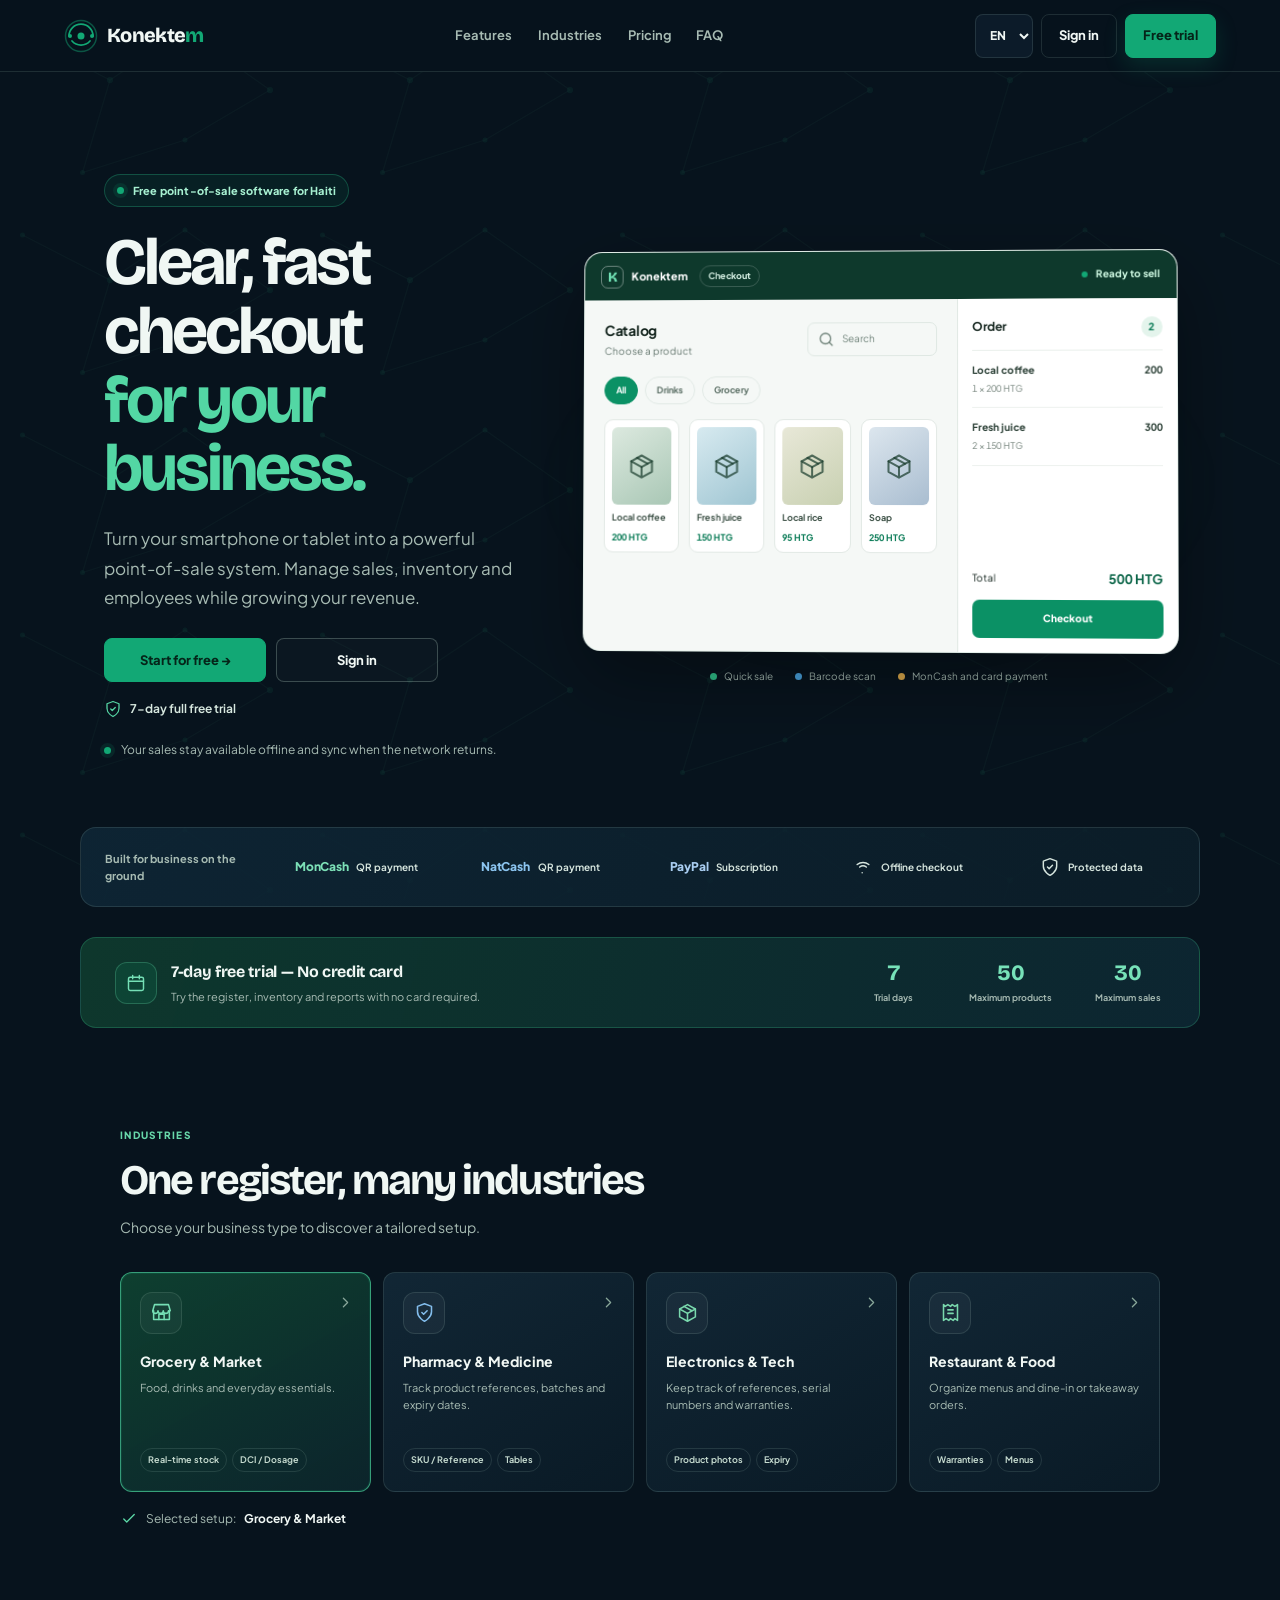
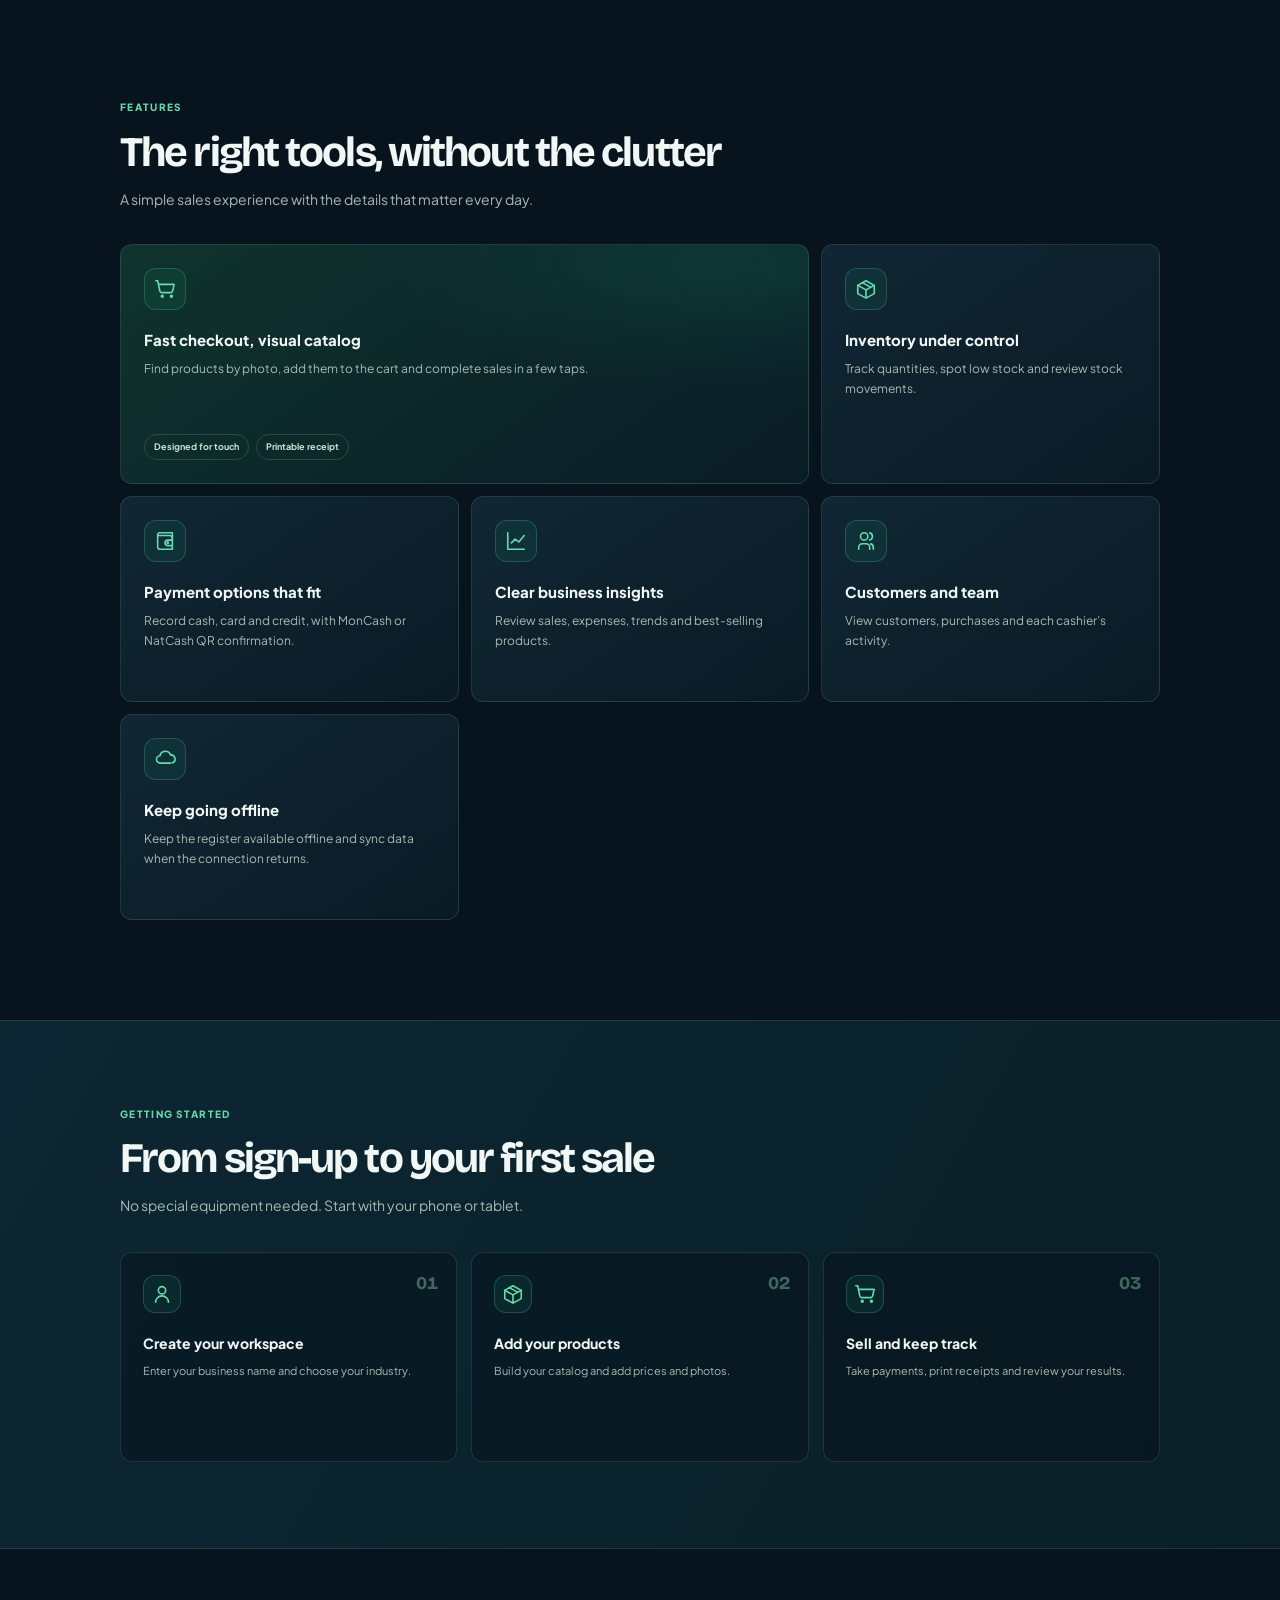
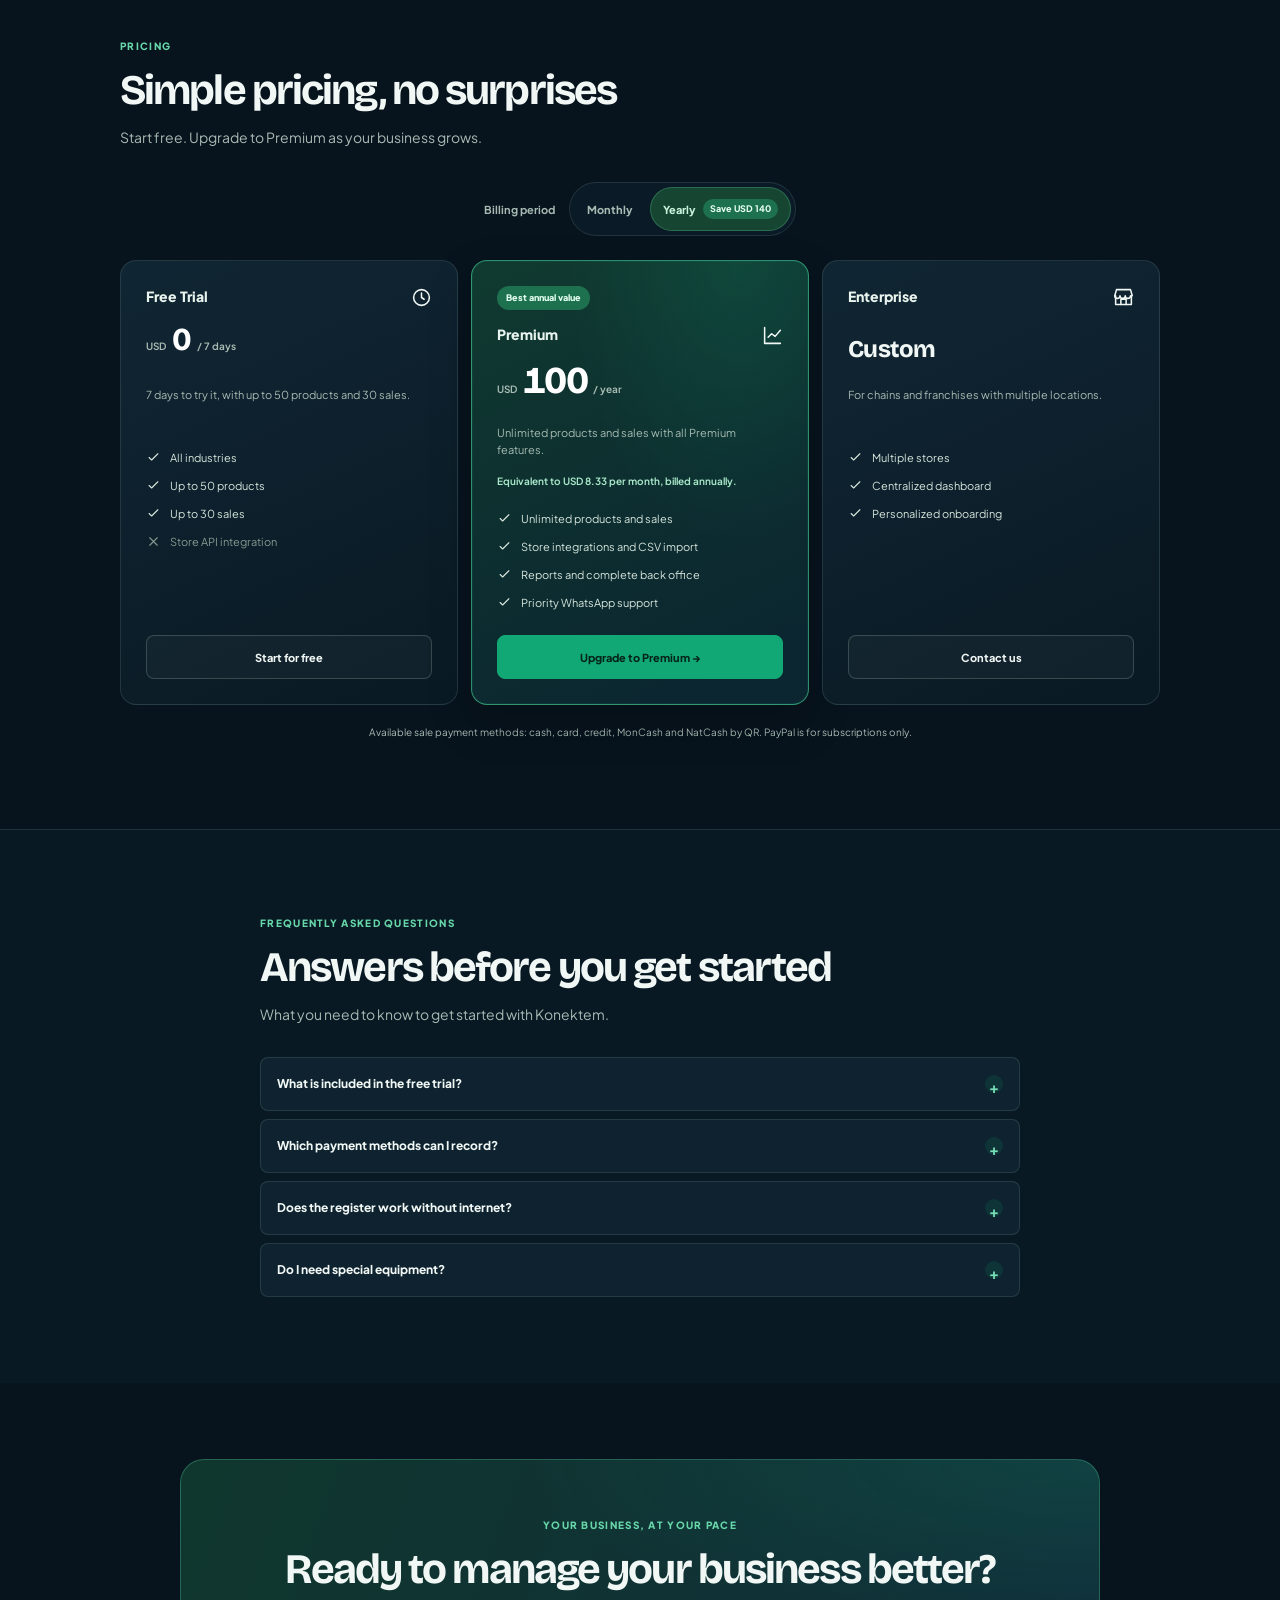
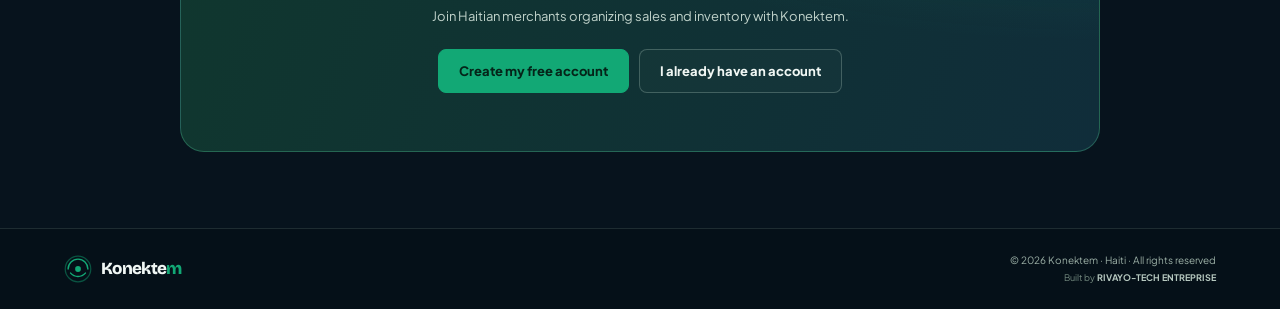
<file: index.html>
<!DOCTYPE html>
<html lang="fr">
<head>
<meta charset="UTF-8">
<meta http-equiv="Cache-Control" content="no-cache, no-store, must-revalidate">
<meta http-equiv="Pragma" content="no-cache">
<meta http-equiv="Expires" content="0">
<meta name="version" content="1776294657">
<link rel="manifest" href="/manifest.json">
<meta name="theme-color" content="#16a34a">
<meta name="apple-mobile-web-app-capable" content="yes">
<meta name="apple-mobile-web-app-title" content="Konektem">
<meta name="viewport" content="width=device-width, initial-scale=1.0, maximum-scale=1.0">
<meta name="mobile-web-app-capable" content="yes">
<title>Konektem – Caisse Intelligente</title>
<meta name="description" content="Konektem aide les commerces haïtiens à gérer leurs ventes, leur stock et leur caisse depuis une seule application.">
<link rel="canonical" href="https://konektem.netlify.app/">
<meta property="og:type" content="website">
<meta property="og:url" content="https://konektem.netlify.app/">
<meta property="og:title" content="Konektem – Caisse Intelligente">
<meta property="og:description" content="Gérez vos ventes, votre stock et votre caisse avec Konektem.">
<meta property="og:image" content="https://konektem.netlify.app/og-konektem.jpg.jpeg">
<meta property="og:image:secure_url" content="https://konektem.netlify.app/og-konektem.jpg.jpeg">
<meta property="og:image:type" content="image/jpeg">
<meta property="og:image:width" content="520">
<meta property="og:image:height" content="408">
<meta name="twitter:card" content="summary_large_image">
<meta name="twitter:title" content="Konektem – Caisse Intelligente">
<meta name="twitter:description" content="Gérez vos ventes, votre stock et votre caisse avec Konektem.">
<meta name="twitter:image" content="https://konektem.netlify.app/og-konektem.jpg.jpeg">
<link rel="icon" href="data:,">
<link href="https://fonts.googleapis.com/css2?family=Bricolage+Grotesque:wght@500;600;700;800&family=Plus+Jakarta+Sans:wght@400;500;600;700;800&display=swap" rel="stylesheet">
<meta name="google-site-verification" content="googlee2ec7beb24a27b5d"/>
<meta name="msvalidate.01" content="D39B96255FB1375030F240561F77BB78" />
<link rel="stylesheet" href="css/tokens.css">
<link rel="stylesheet" href="css/landing.css">
</head>
<body>
<svg xmlns="http://www.w3.org/2000/svg" aria-hidden="true" focusable="false" style="position:absolute;width:0;height:0;overflow:hidden">
  <symbol id="kt-icon-dashboard" viewBox="0 0 24 24" fill="none" stroke="currentColor" stroke-width="1.75" stroke-linecap="round" stroke-linejoin="round"><rect x="3" y="3" width="8" height="8" rx="1.5"/><rect x="14" y="3" width="7" height="5" rx="1.5"/><rect x="14" y="11" width="7" height="10" rx="1.5"/><rect x="3" y="14" width="8" height="7" rx="1.5"/></symbol>
  <symbol id="kt-icon-cart" viewBox="0 0 24 24" fill="none" stroke="currentColor" stroke-width="1.75" stroke-linecap="round" stroke-linejoin="round"><circle cx="9" cy="20" r="1"/><circle cx="19" cy="20" r="1"/><path d="M2 3h2l2.4 11.4a2 2 0 0 0 2 1.6h9.8a2 2 0 0 0 2-1.6L22 7H5"/></symbol>
  <symbol id="kt-icon-package" viewBox="0 0 24 24" fill="none" stroke="currentColor" stroke-width="1.75" stroke-linecap="round" stroke-linejoin="round"><path d="m12 3 9 5-9 5-9-5 9-5Z"/><path d="M3 8v9l9 5 9-5V8M12 13v9m-4-17 9 5"/></symbol>
  <symbol id="kt-icon-users" viewBox="0 0 24 24" fill="none" stroke="currentColor" stroke-width="1.75" stroke-linecap="round" stroke-linejoin="round"><path d="M16 21v-2a4 4 0 0 0-4-4H8a4 4 0 0 0-4 4v2"/><circle cx="10" cy="7" r="4"/><path d="M20 21v-2a4 4 0 0 0-3-3.87M16 3.13a4 4 0 0 1 0 7.75"/></symbol>
  <symbol id="kt-icon-user" viewBox="0 0 24 24" fill="none" stroke="currentColor" stroke-width="1.75" stroke-linecap="round" stroke-linejoin="round"><circle cx="12" cy="8" r="4"/><path d="M5 21a7 7 0 0 1 14 0"/></symbol>
  <symbol id="kt-icon-wallet" viewBox="0 0 24 24" fill="none" stroke="currentColor" stroke-width="1.75" stroke-linecap="round" stroke-linejoin="round"><path d="M4 5.5A2.5 2.5 0 0 1 6.5 3H20v18H6.5A2.5 2.5 0 0 1 4 18.5z"/><path d="M4 6h13a3 3 0 0 1 3 3v2h-5a3 3 0 0 0 0 6h5"/><circle cx="15" cy="14" r=".75"/></symbol>
  <symbol id="kt-icon-chart" viewBox="0 0 24 24" fill="none" stroke="currentColor" stroke-width="1.75" stroke-linecap="round" stroke-linejoin="round"><path d="M3 3v18h18"/><path d="m7 14 4-4 4 3 6-7"/></symbol>
  <symbol id="kt-icon-settings" viewBox="0 0 24 24" fill="none" stroke="currentColor" stroke-width="1.75" stroke-linecap="round" stroke-linejoin="round"><path d="M12 8a4 4 0 1 0 0 8 4 4 0 0 0 0-8Z"/><path d="m19.4 15 .1.1 1.4 1.1-1.4 2.4-1.7-.7a8 8 0 0 1-1.8 1l-.3 1.8h-2.8l-.3-1.8a8 8 0 0 1-1.8-1l-1.7.7-1.4-2.4 1.4-1.1a8 8 0 0 1 0-2l-1.4-1.1 1.4-2.4 1.7.7a8 8 0 0 1 1.8-1l.3-1.8h2.8l.3 1.8a8 8 0 0 1 1.8 1l1.7-.7 1.4 2.4-1.4 1.1a8 8 0 0 1-.1 1.9Z"/></symbol>
  <symbol id="kt-icon-search" viewBox="0 0 24 24" fill="none" stroke="currentColor" stroke-width="1.75" stroke-linecap="round" stroke-linejoin="round"><circle cx="11" cy="11" r="7"/><path d="m20 20-4-4"/></symbol>
  <symbol id="kt-icon-menu" viewBox="0 0 24 24" fill="none" stroke="currentColor" stroke-width="1.75" stroke-linecap="round" stroke-linejoin="round"><path d="M4 6h16M4 12h16M4 18h16"/></symbol>
  <symbol id="kt-icon-receipt" viewBox="0 0 24 24" fill="none" stroke="currentColor" stroke-width="1.75" stroke-linecap="round" stroke-linejoin="round"><path d="M4 3v18l3-2 3 2 2-2 3 2 2-2 3 2V3l-3 2-3-2-2 2-3-2-3 2z"/><path d="M9 9h6m-6 4h6"/></symbol>
  <symbol id="kt-icon-clock" viewBox="0 0 24 24" fill="none" stroke="currentColor" stroke-width="1.75" stroke-linecap="round" stroke-linejoin="round"><circle cx="12" cy="12" r="9"/><path d="M12 7v5l3 2"/></symbol>
  <symbol id="kt-icon-truck" viewBox="0 0 24 24" fill="none" stroke="currentColor" stroke-width="1.75" stroke-linecap="round" stroke-linejoin="round"><path d="M3 6h11v12H3zM14 10h4l3 3v5h-7z"/><circle cx="7.5" cy="18" r="1.5"/><circle cx="18" cy="18" r="1.5"/></symbol>
  <symbol id="kt-icon-plug" viewBox="0 0 24 24" fill="none" stroke="currentColor" stroke-width="1.75" stroke-linecap="round" stroke-linejoin="round"><path d="M8 3v5m8-5v5M6 8h12v2a6 6 0 0 1-6 6v5m0-5a6 6 0 0 1-6-6z"/></symbol>
  <symbol id="kt-icon-calendar" viewBox="0 0 24 24" fill="none" stroke="currentColor" stroke-width="1.75" stroke-linecap="round" stroke-linejoin="round"><rect x="3" y="5" width="18" height="16" rx="2"/><path d="M16 3v4M8 3v4M3 10h18"/></symbol>
  <symbol id="kt-icon-scan" viewBox="0 0 24 24" fill="none" stroke="currentColor" stroke-width="1.75" stroke-linecap="round" stroke-linejoin="round"><path d="M4 8V5a1 1 0 0 1 1-1h3m8 0h3a1 1 0 0 1 1 1v3M4 16v3a1 1 0 0 0 1 1h3m8 0h3a1 1 0 0 0 1-1v-3M7 12h10M9 9v6m6-6v6"/></symbol>
  <symbol id="kt-icon-plus" viewBox="0 0 24 24" fill="none" stroke="currentColor" stroke-width="1.75" stroke-linecap="round" stroke-linejoin="round"><path d="M12 5v14M5 12h14"/></symbol>
  <symbol id="kt-icon-minus" viewBox="0 0 24 24" fill="none" stroke="currentColor" stroke-width="1.75" stroke-linecap="round" stroke-linejoin="round"><path d="M5 12h14"/></symbol>
  <symbol id="kt-icon-check" viewBox="0 0 24 24" fill="none" stroke="currentColor" stroke-width="1.75" stroke-linecap="round" stroke-linejoin="round"><path d="m5 12 4 4L19 6"/></symbol>
  <symbol id="kt-icon-close" viewBox="0 0 24 24" fill="none" stroke="currentColor" stroke-width="1.75" stroke-linecap="round" stroke-linejoin="round"><path d="m18 6-12 12M6 6l12 12"/></symbol>
  <symbol id="kt-icon-chevron-left" viewBox="0 0 24 24" fill="none" stroke="currentColor" stroke-width="1.75" stroke-linecap="round" stroke-linejoin="round"><path d="m15 18-6-6 6-6"/></symbol>
  <symbol id="kt-icon-chevron-right" viewBox="0 0 24 24" fill="none" stroke="currentColor" stroke-width="1.75" stroke-linecap="round" stroke-linejoin="round"><path d="m9 18 6-6-6-6"/></symbol>
  <symbol id="kt-icon-chevron-down" viewBox="0 0 24 24" fill="none" stroke="currentColor" stroke-width="1.75" stroke-linecap="round" stroke-linejoin="round"><path d="m6 9 6 6 6-6"/></symbol>
  <symbol id="kt-icon-more" viewBox="0 0 24 24" fill="none" stroke="currentColor" stroke-width="1.75" stroke-linecap="round" stroke-linejoin="round"><circle cx="5" cy="12" r="1"/><circle cx="12" cy="12" r="1"/><circle cx="19" cy="12" r="1"/></symbol>
  <symbol id="kt-icon-bell" viewBox="0 0 24 24" fill="none" stroke="currentColor" stroke-width="1.75" stroke-linecap="round" stroke-linejoin="round"><path d="M18 8a6 6 0 0 0-12 0c0 7-3 7-3 9h18c0-2-3-2-3-9m-8 12h4"/></symbol>
  <symbol id="kt-icon-help" viewBox="0 0 24 24" fill="none" stroke="currentColor" stroke-width="1.75" stroke-linecap="round" stroke-linejoin="round"><circle cx="12" cy="12" r="9"/><path d="M9.6 9a2.5 2.5 0 1 1 4.3 1.7c-1.1 1.1-1.9 1.4-1.9 3M12 17.5v.1"/></symbol>
  <symbol id="kt-icon-refresh" viewBox="0 0 24 24" fill="none" stroke="currentColor" stroke-width="1.75" stroke-linecap="round" stroke-linejoin="round"><path d="M20 7v5h-5M4 17v-5h5"/><path d="M5.5 9a7 7 0 0 1 11.8-2L20 12M4 12l2.7 5a7 7 0 0 0 11.8-2"/></symbol>
  <symbol id="kt-icon-printer" viewBox="0 0 24 24" fill="none" stroke="currentColor" stroke-width="1.75" stroke-linecap="round" stroke-linejoin="round"><path d="M6 9V3h12v6M6 18H4a2 2 0 0 1-2-2v-5a2 2 0 0 1 2-2h16a2 2 0 0 1 2 2v5a2 2 0 0 1-2 2h-2"/><path d="M6 14h12v7H6zM18 12h.01"/></symbol>
  <symbol id="kt-icon-logout" viewBox="0 0 24 24" fill="none" stroke="currentColor" stroke-width="1.75" stroke-linecap="round" stroke-linejoin="round"><path d="M10 17l5-5-5-5m5 5H3"/><path d="M12 3h6a2 2 0 0 1 2 2v14a2 2 0 0 1-2 2h-6"/></symbol>
  <symbol id="kt-icon-cloud" viewBox="0 0 24 24" fill="none" stroke="currentColor" stroke-width="1.75" stroke-linecap="round" stroke-linejoin="round"><path d="M20 16.2A4.5 4.5 0 0 0 18 7.5a6 6 0 0 0-11.5 1A4 4 0 0 0 7 16.5h11"/></symbol>
  <symbol id="kt-icon-wifi" viewBox="0 0 24 24" fill="none" stroke="currentColor" stroke-width="1.75" stroke-linecap="round" stroke-linejoin="round"><path d="M5 9a11 11 0 0 1 14 0M8 12a6.5 6.5 0 0 1 8 0m-5 7h.01"/></symbol>
  <symbol id="kt-icon-banknote" viewBox="0 0 24 24" fill="none" stroke="currentColor" stroke-width="1.75" stroke-linecap="round" stroke-linejoin="round"><rect x="2" y="5" width="20" height="14" rx="2"/><circle cx="12" cy="12" r="3"/><path d="M6 9h.01M18 15h.01"/></symbol>
  <symbol id="kt-icon-card" viewBox="0 0 24 24" fill="none" stroke="currentColor" stroke-width="1.75" stroke-linecap="round" stroke-linejoin="round"><rect x="2" y="5" width="20" height="14" rx="2"/><path d="M2 10h20M6 15h4"/></symbol>
  <symbol id="kt-icon-shield" viewBox="0 0 24 24" fill="none" stroke="currentColor" stroke-width="1.75" stroke-linecap="round" stroke-linejoin="round"><path d="M12 22s8-4 8-11V5l-8-3-8 3v6c0 7 8 11 8 11Z"/><path d="m9 12 2 2 4-4"/></symbol>
  <symbol id="kt-icon-alert" viewBox="0 0 24 24" fill="none" stroke="currentColor" stroke-width="1.75" stroke-linecap="round" stroke-linejoin="round"><path d="m10.3 3.9-8 14A2 2 0 0 0 4 21h16a2 2 0 0 0 1.7-3.1l-8-14a2 2 0 0 0-3.4 0Z"/><path d="M12 9v4m0 4h.01"/></symbol>
  <symbol id="kt-icon-store" viewBox="0 0 24 24" fill="none" stroke="currentColor" stroke-width="1.75" stroke-linecap="round" stroke-linejoin="round"><path d="M3 10v10h18V10M2 10l2-7h16l2 7"/><path d="M2 10a3 3 0 0 0 6 0 3 3 0 0 0 6 0 3 3 0 0 0 6 0M9 20v-6h6v6"/></symbol>
  <symbol id="kt-icon-file" viewBox="0 0 24 24" fill="none" stroke="currentColor" stroke-width="1.75" stroke-linecap="round" stroke-linejoin="round"><path d="M14 2H6a2 2 0 0 0-2 2v16a2 2 0 0 0 2 2h12a2 2 0 0 0 2-2V8z"/><path d="M14 2v6h6M8 13h8m-8 4h8"/></symbol>
  <symbol id="kt-icon-filter" viewBox="0 0 24 24" fill="none" stroke="currentColor" stroke-width="1.75" stroke-linecap="round" stroke-linejoin="round"><path d="M4 5h16M7 12h10m-7 7h4"/></symbol>
  <symbol id="kt-icon-download" viewBox="0 0 24 24" fill="none" stroke="currentColor" stroke-width="1.75" stroke-linecap="round" stroke-linejoin="round"><path d="M21 15v4a2 2 0 0 1-2 2H5a2 2 0 0 1-2-2v-4m4-5 5 5 5-5m-5 5V3"/></symbol>
  <symbol id="kt-icon-camera" viewBox="0 0 24 24" fill="none" stroke="currentColor" stroke-width="1.75" stroke-linecap="round" stroke-linejoin="round"><path d="M14 4h-4L8 7H4a2 2 0 0 0-2 2v10a2 2 0 0 0 2 2h16a2 2 0 0 0 2-2V9a2 2 0 0 0-2-2h-4z"/><circle cx="12" cy="13" r="3"/></symbol>
  <symbol id="kt-icon-globe" viewBox="0 0 24 24" fill="none" stroke="currentColor" stroke-width="1.75" stroke-linecap="round" stroke-linejoin="round"><circle cx="12" cy="12" r="9"/><path d="M3 12h18M12 3a15 15 0 0 1 0 18m0-18a15 15 0 0 0 0 18"/></symbol>
  <symbol id="kt-icon-sun" viewBox="0 0 24 24" fill="none" stroke="currentColor" stroke-width="1.75" stroke-linecap="round" stroke-linejoin="round"><circle cx="12" cy="12" r="4"/><path d="M12 2v2m0 16v2M4.93 4.93l1.42 1.42m11.3 11.3 1.42 1.42M2 12h2m16 0h2M4.93 19.07l1.42-1.42m11.3-11.3 1.42-1.42"/></symbol>
  <symbol id="kt-icon-moon" viewBox="0 0 24 24" fill="none" stroke="currentColor" stroke-width="1.75" stroke-linecap="round" stroke-linejoin="round"><path d="M20.4 15.4A8.5 8.5 0 0 1 8.6 3.6 8.5 8.5 0 1 0 20.4 15.4Z"/></symbol>
  <symbol id="kt-icon-key" viewBox="0 0 24 24" fill="none" stroke="currentColor" stroke-width="1.75" stroke-linecap="round" stroke-linejoin="round"><circle cx="8" cy="15" r="5"/><path d="m11.5 11.5 9-9 2 2-3 3 2 2-3 3-2-2-3.5 3.5"/></symbol>
</svg>

<!-- NAV -->
<nav class="site-nav">
  <a class="nav-logo" href="/" aria-label="Konektem">
    <svg class="brand-mark" width="34" height="34" viewBox="0 0 34 34" fill="none" aria-hidden="true"><circle cx="17" cy="17" r="15.5" stroke="currentColor" stroke-width="1.5" opacity=".45"/><path d="M5 17a12 12 0 0 1 24 0M8 22a12 12 0 0 0 18 0" stroke="currentColor" stroke-width="1.75" stroke-linecap="round"/><circle cx="17" cy="17" r="3.5" fill="currentColor"/><circle cx="6" cy="17" r="2" fill="currentColor"/><circle cx="28" cy="17" r="2" fill="currentColor"/></svg>
    <span class="logo-text">Konekte<span class="em">m</span></span>
  </a>
  <div class="nav-links" data-i18n-aria-label="mainNavigation" aria-label="Navigation principale">
    <a href="#fonctionnalites" data-i18n="features">Fonctionnalités</a>
    <a href="#secteurs" data-i18n="sectors">Secteurs</a>
    <a href="#tarifs" data-i18n="pricing">Tarifs</a>
    <a href="#faq" data-i18n="faq">FAQ</a>
  </div>
  <div class="nav-cta">
    <select class="lang-select" id="landing-lang" data-i18n-aria-label="languageLabel" aria-label="Langue" onchange="setLandingLanguage(this.value)"><option value="fr">FR</option><option value="en">EN</option><option value="es">ES</option></select>
    <button class="btn-ghost" data-i18n="signin" onclick="showScreen('signin')">Se connecter</button>
    <button class="btn-primary" data-i18n="freeTrial" onclick="showScreen('signup')">Essai gratuit</button>
  </div>
</nav>

<main>
  <section class="hero">
    <div class="hero-copy">
      <div class="hero-badge"><span class="dot" aria-hidden="true"></span><span data-i18n="badge">Le point de vente conçu pour les commerces haïtiens</span></div>
      <h1><span data-i18n="heroTitleStart">La caisse claire et rapide</span><br><span class="hl" data-i18n="heroTitleFree">pour votre commerce.</span></h1>
      <p class="hero-sub" data-i18n="heroSub">Vendez, suivez votre stock et pilotez votre activité depuis votre téléphone ou votre tablette — même quand la connexion ralentit.</p>
      <div class="hero-actions">
        <button class="btn-hero green" data-i18n="startFree" onclick="showScreen('signup')">Démarrer l’essai gratuit</button>
        <button class="btn-hero outline" data-i18n="signin" onclick="showScreen('signin')">Se connecter</button>
      </div>
      <p class="hero-note"><svg class="icon-inline" aria-hidden="true"><use href="#kt-icon-shield"/></svg><span data-i18n="trialNote">7 jours d’essai · Sans carte bancaire</span></p>
      <div class="hero-meta"><span class="meta-dot" aria-hidden="true"></span><span data-i18n="heroTrust">Vos ventes restent disponibles hors ligne et se synchronisent au retour du réseau.</span></div>
    </div>

    <div class="hero-preview">
      <div class="hero-device" data-i18n-aria-label="demoLabel" aria-label="Aperçu de la caisse Konektem">
        <div class="device-bar">
          <div class="device-brand"><span class="device-brand-mark" aria-hidden="true">K</span><span>Konektem</span><span class="device-mode" data-i18n="demoMode">Caisse</span></div>
          <div class="device-status"><span class="status-dot" aria-hidden="true"></span><span data-i18n="demoReady">Prête à vendre</span></div>
        </div>
        <div class="mock-pos">
          <div class="mock-products">
            <div class="mock-pos-heading"><div><strong data-i18n="demoCatalog">Catalogue</strong><span data-i18n="demoCatalogSub">Choisissez un article</span></div><div class="mock-search"><svg class="icon-inline" aria-hidden="true"><use href="#kt-icon-search"/></svg><span data-i18n="demoSearch">Rechercher</span></div></div>
            <div class="mock-categories"><span class="mock-category active" data-i18n="demoAll">Tout</span><span class="mock-category" data-i18n="demoDrinks">Boissons</span><span class="mock-category" data-i18n="demoGrocery">Épicerie</span></div>
            <div class="mock-product-grid">
              <div class="mock-product"><div class="mock-product-art art-coffee"><svg aria-hidden="true"><use href="#kt-icon-package"/></svg></div><span class="mock-product-name" data-i18n="demoCoffee">Café local</span><strong>200 HTG</strong></div>
              <div class="mock-product"><div class="mock-product-art art-juice"><svg aria-hidden="true"><use href="#kt-icon-package"/></svg></div><span class="mock-product-name" data-i18n="demoJuice">Jus frais</span><strong>150 HTG</strong></div>
              <div class="mock-product"><div class="mock-product-art art-rice"><svg aria-hidden="true"><use href="#kt-icon-package"/></svg></div><span class="mock-product-name" data-i18n="demoRice">Riz local</span><strong>95 HTG</strong></div>
              <div class="mock-product"><div class="mock-product-art art-soap"><svg aria-hidden="true"><use href="#kt-icon-package"/></svg></div><span class="mock-product-name" data-i18n="demoSoap">Savon</span><strong>250 HTG</strong></div>
            </div>
          </div>
          <aside class="mock-order">
            <div class="mock-order-heading"><strong data-i18n="demoOrder">Commande</strong><span>2</span></div>
            <div class="mock-order-line"><div><strong data-i18n="demoCoffee">Café local</strong><small>1 × 200 HTG</small></div><b>200</b></div>
            <div class="mock-order-line"><div><strong data-i18n="demoJuice">Jus frais</strong><small>2 × 150 HTG</small></div><b>300</b></div>
            <div class="mock-order-total"><span data-i18n="demoTotal">Total</span><strong>500 HTG</strong></div>
            <div class="mock-checkout" data-i18n="demoCheckout">Encaisser</div>
          </aside>
        </div>
      </div>
      <div class="hero-device-legend" data-i18n-aria-label="heroLegend" aria-label="Fonctions de la caisse">
        <div><span class="legend-dot green-dot" aria-hidden="true"></span>Vente rapide</div>
        <div><span class="legend-dot blue-dot" aria-hidden="true"></span>Scan code-barres</div>
        <div><span class="legend-dot amber-dot" aria-hidden="true"></span>Paiement MonCash et carte</div>
      </div>
    </div>
  </section>

  <section class="trust-strip" data-i18n-aria-label="trustLabel" aria-label="Paiements et protection">
    <div class="trust-intro" data-i18n="trustIntro">Pensé pour les réalités du terrain</div>
    <div class="trust-items">
      <div class="trust-item"><span class="trust-wordmark moncash">MonCash</span><span data-i18n="trustMonCash">Paiement QR</span></div>
      <div class="trust-item"><span class="trust-wordmark natcash">NatCash</span><span data-i18n="trustNatCash">Paiement QR</span></div>
      <div class="trust-item"><span class="trust-wordmark paypal">PayPal</span><span data-i18n="trustPayPal">Abonnement</span></div>
      <div class="trust-item"><svg class="trust-icon" aria-hidden="true"><use href="#kt-icon-wifi"/></svg><span data-i18n="trustOffline">Caisse hors ligne</span></div>
      <div class="trust-item"><svg class="trust-icon" aria-hidden="true"><use href="#kt-icon-shield"/></svg><span data-i18n="trustSecure">Données protégées</span></div>
    </div>
  </section>

  <section class="trial-wrap" data-i18n-aria-label="trialLabel" aria-label="Essai gratuit">
    <div class="trial-banner">
      <div class="tb-left"><span class="tb-icon" aria-hidden="true"><svg><use href="#kt-icon-calendar"/></svg></span><div><h3>7 jours pour tout prendre en main</h3><p>Testez la caisse, le stock et les rapports sans carte bancaire.</p></div></div>
      <div class="tb-stats">
        <div class="tb-stat"><div class="num">7</div><div class="lab">Jours d’essai</div></div>
        <div class="tb-stat"><div class="num">50</div><div class="lab">Articles maximum</div></div>
        <div class="tb-stat"><div class="num">30</div><div class="lab">Ventes maximum</div></div>
      </div>
    </div>
  </section>

  <section class="section sectors-section" id="secteurs">
    <div class="section-badge">SECTEURS</div>
    <div class="section-heading"><h2>Une caisse, plusieurs métiers</h2><p class="section-sub">Choisissez votre activité pour découvrir une configuration adaptée.</p></div>
    <div class="sectors-grid">
      <button class="sector-card is-selected" type="button" data-sector="market" aria-pressed="true" onclick="selectLandingSector(this)"><span class="sc-ico g"><svg aria-hidden="true"><use href="#kt-icon-store"/></svg></span><span class="sc-name">Marché & Épicerie</span><span class="sc-desc">Alimentation, boissons et produits du quotidien.</span><span class="sc-tags"><span class="sc-tag">Stock en temps réel</span><span class="sc-tag">Photos produits</span></span><span class="sc-arrow" aria-hidden="true"><svg><use href="#kt-icon-chevron-right"/></svg></span></button>
      <button class="sector-card" type="button" data-sector="pharmacy" aria-pressed="false" onclick="selectLandingSector(this)"><span class="sc-ico b"><svg aria-hidden="true"><use href="#kt-icon-shield"/></svg></span><span class="sc-name">Pharmacie & Médecine</span><span class="sc-desc">Suivez les références, les lots et les dates de péremption.</span><span class="sc-tags"><span class="sc-tag">Lots & dates</span><span class="sc-tag">Références</span></span><span class="sc-arrow" aria-hidden="true"><svg><use href="#kt-icon-chevron-right"/></svg></span></button>
      <button class="sector-card" type="button" data-sector="electronics" aria-pressed="false" onclick="selectLandingSector(this)"><span class="sc-ico p"><svg aria-hidden="true"><use href="#kt-icon-package"/></svg></span><span class="sc-name">Électronique & Tech</span><span class="sc-desc">Gardez le suivi des références, séries et garanties.</span><span class="sc-tags"><span class="sc-tag">SKU / Référence</span><span class="sc-tag">Garanties</span></span><span class="sc-arrow" aria-hidden="true"><svg><use href="#kt-icon-chevron-right"/></svg></span></button>
      <button class="sector-card" type="button" data-sector="restaurant" aria-pressed="false" onclick="selectLandingSector(this)"><span class="sc-ico o"><svg aria-hidden="true"><use href="#kt-icon-receipt"/></svg></span><span class="sc-name">Restaurant & Alimentation</span><span class="sc-desc">Organisez menus et commandes sur place ou à emporter.</span><span class="sc-tags"><span class="sc-tag">Menus</span><span class="sc-tag">Commandes</span></span><span class="sc-arrow" aria-hidden="true"><svg><use href="#kt-icon-chevron-right"/></svg></span></button>
    </div>
    <p class="sector-selection"><svg class="icon-inline" aria-hidden="true"><use href="#kt-icon-check"/></svg><span data-i18n="sectorSelection">Configuration sélectionnée :</span><strong id="sector-selection-name">Marché & Épicerie</strong></p>
  </section>

  <section class="section feature-section" id="fonctionnalites">
    <div class="section-badge">FONCTIONNALITÉS</div>
    <div class="section-heading"><h2>Les bons outils, sans détour</h2><p class="section-sub">Une expérience de vente simple, avec les détails qui comptent au quotidien.</p></div>
    <div class="features-grid">
      <article class="feat-card feat-card-large hl"><span class="feat-icon"><svg aria-hidden="true"><use href="#kt-icon-cart"/></svg></span><h3 class="feat-title">Caisse rapide, catalogue visuel</h3><p class="feat-desc">Retrouvez les produits par photo, ajoutez-les au panier et terminez la vente en quelques gestes.</p><div class="feature-mini-row"><span class="mini-pill" data-i18n="featureTouch">Pensée pour le tactile</span><span class="mini-pill" data-i18n="featureReceipt">Reçu imprimable</span></div></article>
      <article class="feat-card"><span class="feat-icon"><svg aria-hidden="true"><use href="#kt-icon-package"/></svg></span><h3 class="feat-title">Stock sous contrôle</h3><p class="feat-desc">Suivez les quantités, repérez les stocks bas et consultez les mouvements.</p></article>
      <article class="feat-card"><span class="feat-icon"><svg aria-hidden="true"><use href="#kt-icon-wallet"/></svg></span><h3 class="feat-title">Paiements adaptés</h3><p class="feat-desc">Enregistrez espèces, carte et crédit, avec confirmation QR MonCash ou NatCash.</p></article>
      <article class="feat-card"><span class="feat-icon"><svg aria-hidden="true"><use href="#kt-icon-chart"/></svg></span><h3 class="feat-title">Chiffres lisibles</h3><p class="feat-desc">Consultez ventes, dépenses, tendances et produits les plus vendus.</p></article>
      <article class="feat-card"><span class="feat-icon"><svg aria-hidden="true"><use href="#kt-icon-users"/></svg></span><h3 class="feat-title">Clients & équipe</h3><p class="feat-desc">Retrouvez les clients, les achats et l’activité de chaque caissier.</p></article>
      <article class="feat-card"><span class="feat-icon"><svg aria-hidden="true"><use href="#kt-icon-cloud"/></svg></span><h3 class="feat-title">Continuez sans réseau</h3><p class="feat-desc">Gardez la caisse accessible hors ligne et synchronisez vos données au retour de la connexion.</p></article>
    </div>
  </section>

  <section class="how-section" id="comment-ca-marche">
    <div class="how-inner"><div class="eyebrow" data-i18n="howEyebrow">PRISE EN MAIN</div><h2 data-i18n="howTitle">De l’inscription à la première vente</h2><p class="how-sub" data-i18n="howSub">Pas de matériel spécial à installer. Votre téléphone ou tablette suffit pour démarrer.</p>
      <div class="steps-grid">
        <article class="step-card"><span class="step-index">01</span><div class="step-icon"><svg aria-hidden="true"><use href="#kt-icon-user"/></svg></div><h3 data-i18n="stepOneTitle">Créez votre espace</h3><p data-i18n="stepOneText">Indiquez le nom de votre commerce et choisissez votre secteur.</p></article>
        <article class="step-card"><span class="step-index">02</span><div class="step-icon"><svg aria-hidden="true"><use href="#kt-icon-package"/></svg></div><h3 data-i18n="stepTwoTitle">Ajoutez vos produits</h3><p data-i18n="stepTwoText">Créez votre catalogue et ajoutez vos prix et vos photos.</p></article>
        <article class="step-card"><span class="step-index">03</span><div class="step-icon"><svg aria-hidden="true"><use href="#kt-icon-cart"/></svg></div><h3 data-i18n="stepThreeTitle">Vendez et suivez</h3><p data-i18n="stepThreeText">Encaissez, imprimez vos reçus et consultez vos résultats.</p></article>
      </div>
    </div>
  </section>

  <section class="section pricing-section" id="tarifs">
    <div class="section-badge">TARIFS</div>
    <div class="section-heading"><h2>Des tarifs simples, sans surprise</h2><p class="section-sub">Démarrez gratuitement. Passez à Premium quand votre activité grandit.</p></div>
    <div class="billing-control" role="group" data-i18n-aria-label="billingLabel" aria-label="Période de facturation"><span data-i18n="billingLabel">Afficher les tarifs</span><div class="billing-switch"><button type="button" class="billing-option" data-billing="monthly" aria-pressed="false" onclick="setPricingPeriod('monthly')" data-i18n="billingMonthly">Mensuel</button><button type="button" class="billing-option active" data-billing="yearly" aria-pressed="true" onclick="setPricingPeriod('yearly')"><span data-i18n="billingYearly">Annuel</span><span class="saving-chip" data-i18n="billingSaving">Économisez 140 USD</span></button></div></div>
    <div class="pricing-grid">
      <article class="plan-card">
        <div class="plan-topline"><span class="plan-name">Essai gratuit</span><svg class="plan-mark" aria-hidden="true"><use href="#kt-icon-clock"/></svg></div>
        <div class="plan-price"><span class="curr">USD</span><span class="price-amount">0</span><span class="per" data-i18n="priceTrialPeriod">/ 7 jours</span></div>
        <p class="plan-desc">7 jours pour tester, jusqu’à 50 articles et 30 ventes.</p>
        <ul class="plan-feats"><li><svg aria-hidden="true"><use href="#kt-icon-check"/></svg><span data-i18n="trialBenefitSectors">Tous les secteurs</span></li><li><svg aria-hidden="true"><use href="#kt-icon-check"/></svg><span data-i18n="trialBenefitProducts">Jusqu’à 50 articles</span></li><li><svg aria-hidden="true"><use href="#kt-icon-check"/></svg><span data-i18n="trialBenefitSales">Jusqu’à 30 ventes</span></li><li class="muted"><svg aria-hidden="true"><use href="#kt-icon-close"/></svg><span data-i18n="trialBenefitIntegration">Intégration API boutique</span></li></ul>
        <button class="plan-btn free" onclick="showScreen('signup')">Commencer gratuitement</button>
      </article>
      <article class="plan-card featured">
        <div class="featured-label" data-i18n="annualFeatured">Meilleure valeur annuelle</div>
        <div class="plan-topline"><span class="plan-name">Premium</span><svg class="plan-mark" aria-hidden="true"><use href="#kt-icon-chart"/></svg></div>
        <div class="plan-price"><span class="curr">USD</span><span class="price-amount" id="landing-premium-amount">100</span><span class="per" id="landing-premium-period" data-i18n="priceYear">/ an</span></div>
        <p class="plan-desc">Articles et ventes illimités, avec toutes les fonctions Premium.</p>
        <p class="price-equivalent" id="landing-premium-equivalent" data-i18n="annualEquivalent">Soit 8,33 USD par mois, facturé annuellement.</p>
        <ul class="plan-feats"><li><svg aria-hidden="true"><use href="#kt-icon-check"/></svg><span data-i18n="premiumBenefitProducts">Articles et ventes illimités</span></li><li><svg aria-hidden="true"><use href="#kt-icon-check"/></svg><span data-i18n="premiumBenefitIntegrations">Intégrations boutique et import CSV</span></li><li><svg aria-hidden="true"><use href="#kt-icon-check"/></svg><span data-i18n="premiumBenefitBackOffice">Rapports et back-office complet</span></li><li><svg aria-hidden="true"><use href="#kt-icon-check"/></svg><span data-i18n="premiumBenefitSupport">Support prioritaire WhatsApp</span></li></ul>
        <button class="plan-btn premium" onclick="choosePremiumPlan()">Passer au Premium</button>
      </article>
      <article class="plan-card enterprise">
        <div class="plan-topline"><span class="plan-name">Entreprise</span><svg class="plan-mark" aria-hidden="true"><use href="#kt-icon-store"/></svg></div>
        <div class="plan-price custom-price" data-i18n="enterprisePrice">Sur mesure</div>
        <p class="plan-desc">Pour chaînes et franchises avec plusieurs points de vente.</p>
        <ul class="plan-feats"><li><svg aria-hidden="true"><use href="#kt-icon-check"/></svg><span data-i18n="enterpriseBenefitLocations">Plusieurs boutiques</span></li><li><svg aria-hidden="true"><use href="#kt-icon-check"/></svg><span data-i18n="enterpriseBenefitDashboard">Tableau de bord centralisé</span></li><li><svg aria-hidden="true"><use href="#kt-icon-check"/></svg><span data-i18n="enterpriseBenefitSupport">Accompagnement personnalisé</span></li></ul>
        <button class="plan-btn enterprise" onclick="ouvrirContact()">Nous contacter</button>
      </article>
    </div>
    <p class="pricing-footnote" data-i18n="pricingFootnote">Les paiements de vente disponibles dans la caisse : espèces, carte, crédit, MonCash et NatCash par QR.</p>
  </section>

  <section class="faq-section" id="faq">
    <div class="faq-inner"><div class="eyebrow" data-i18n="faqEyebrow">QUESTIONS FRÉQUENTES</div><h2 data-i18n="faqTitle">Les réponses avant de vous lancer</h2><p class="faq-sub" data-i18n="faqSub">Tout ce qu’il faut savoir pour démarrer avec Konektem.</p>
      <div class="faq-list">
        <details class="faq-item"><summary data-i18n="faqTrialQuestion">Que comprend l’essai gratuit ?</summary><p data-i18n="faqTrialAnswer">L’essai dure 7 jours et permet d’ajouter jusqu’à 50 articles et d’enregistrer jusqu’à 30 ventes.</p></details>
        <details class="faq-item"><summary data-i18n="faqPaymentsQuestion">Quels moyens de paiement puis-je enregistrer ?</summary><p data-i18n="faqPaymentsAnswer">Espèces, carte et crédit sont enregistrés dans la caisse. MonCash et NatCash utilisent le QR du commerçant et une confirmation manuelle. PayPal sert aux abonnements Premium.</p></details>
        <details class="faq-item"><summary data-i18n="faqOfflineQuestion">La caisse fonctionne-t-elle sans Internet ?</summary><p data-i18n="faqOfflineAnswer">Après le premier chargement, la caisse conserve ses données localement et peut enregistrer les ventes hors ligne. La synchronisation reprend lorsque le réseau revient.</p></details>
        <details class="faq-item"><summary data-i18n="faqHardwareQuestion">Ai-je besoin d’un équipement particulier ?</summary><p data-i18n="faqHardwareAnswer">Non. Un téléphone ou une tablette suffit. Une imprimante thermique compatible peut être utilisée pour les reçus.</p></details>
      </div>
    </div>
  </section>

  <section class="cta-section"><div class="cta-inner"><div class="eyebrow" data-i18n="ctaEyebrow">VOTRE COMMERCE, À VOTRE RYTHME</div><h2>Prêt à mieux piloter votre commerce ?</h2><p>Rejoignez les commerçants haïtiens qui organisent leurs ventes et leur stock avec Konektem.</p><div class="cta-actions"><button class="btn-hero green" data-i18n="ctaCreateAccount" onclick="showScreen('signup')">Créer mon compte gratuit</button><button class="btn-hero outline" data-i18n="ctaSignIn" onclick="showScreen('signin')">J’ai déjà un compte</button></div></div></section>
</main>

<footer class="site-footer">
  <a class="footer-brand" href="/" aria-label="Konektem"><svg class="brand-mark" width="28" height="28" viewBox="0 0 34 34" fill="none" aria-hidden="true"><circle cx="17" cy="17" r="15.5" stroke="currentColor" stroke-width="1.5" opacity=".45"/><path d="M5 17a12 12 0 0 1 24 0M8 22a12 12 0 0 0 18 0" stroke="currentColor" stroke-width="1.75" stroke-linecap="round"/><circle cx="17" cy="17" r="3.5" fill="currentColor"/></svg><span class="logo-text">Konekte<span class="em">m</span></span></a>
  <div class="footer-right"><span data-i18n="footerCopyright">© 2026 Konektem · Haïti · Tous droits réservés</span><span class="footer-credit"><span data-i18n="footerBuiltBy">Créé par</span> <strong>RIVAYO-TECH ENTREPRISE</strong></span></div>
</footer>
<a class="whatsapp-float" href="https://wa.me/50948868964" target="_blank" rel="noopener noreferrer" aria-label="WhatsApp"><span class="whatsapp-label" data-i18n="whatsappContact">Écrire sur WhatsApp</span></a>

<!-- MODAL: SIGN UP -->
<div class="screen hidden" id="screen-signup">
  <div class="auth-card">
    <button class="auth-close" aria-label="Fermer" onclick="hideScreen('signup')"><svg aria-hidden="true"><use href="#kt-icon-close"/></svg></button>
    <div class="auth-logo"><svg width="40" height="40" viewBox="0 0 34 34" fill="none"><circle cx="17" cy="17" r="16" stroke="#22c55e" stroke-width="1.5" opacity=".4"/><path d="M5 17 A12 12 0 0 1 29 17" stroke="#22c55e" stroke-width="2" fill="none" stroke-linecap="round"/><circle cx="17" cy="17" r="4" fill="#22c55e"/><circle cx="6" cy="17" r="2.5" fill="#4ade80" opacity=".8"/><circle cx="28" cy="17" r="2.5" fill="#4ade80" opacity=".8"/><line x1="8.5" y1="17" x2="13" y2="17" stroke="#22c55e" stroke-width="1.5" stroke-linecap="round"/><line x1="21" y1="17" x2="25.5" y2="17" stroke="#22c55e" stroke-width="1.5" stroke-linecap="round"/></svg></div>
    <div class="auth-title">Créer votre compte</div>
    <div class="auth-sub">7 jours d'essai gratuit · Aucune carte requise</div>
    <div class="trial-info-box"><span class="ti-icon" aria-hidden="true"><svg><use href="#kt-icon-calendar"/></svg></span><div class="ti-text"><strong>Essai Premium — 7 jours gratuits</strong><span class="trial-info-detail">Toutes les fonctionnalités incluses</span><div class="ti-prog"><div class="ti-fill"></div></div></div></div>
    <div class="auth-field"><label class="auth-label">Nom complet</label><input class="auth-input" id="su-name" placeholder="Nom de votre commerce"></div>
    <div class="auth-field"><label class="auth-label">Email</label><input class="auth-input" id="su-email" type="email" placeholder="nom@exemple.com"></div>

    <div class="auth-field"><label class="auth-label">Téléphone <span style="color:#ef4444">*</span></label><input class="auth-input" id="su-phone" type="tel" placeholder="+509 0000 0000" required></div>

    <div class="auth-field"><label class="auth-label">Mot de passe</label><input class="auth-input" id="su-pass" type="password" placeholder="6 caractères minimum" minlength="6"></div>
    <button class="auth-btn" onclick="doSignup()">Créer mon compte gratuit →</button>
    <div class="auth-switch">Déjà un compte ? <a onclick="switchAuth('signin')">Se connecter</a></div>
  </div>
</div>

<!-- MODAL: SIGN IN -->
<div class="screen hidden" id="screen-signin">
  <div class="auth-card">
    <button class="auth-close" aria-label="Fermer" onclick="hideScreen('signin')"><svg aria-hidden="true"><use href="#kt-icon-close"/></svg></button>
    <div class="auth-logo"><svg width="40" height="40" viewBox="0 0 34 34" fill="none"><circle cx="17" cy="17" r="16" stroke="#22c55e" stroke-width="1.5" opacity=".4"/><path d="M5 17 A12 12 0 0 1 29 17" stroke="#22c55e" stroke-width="2" fill="none" stroke-linecap="round"/><circle cx="17" cy="17" r="4" fill="#22c55e"/></svg></div>
    <div class="auth-title">Bon retour !</div>
    <div class="auth-sub">Connectez-vous à votre espace Konektem</div>
    <div class="auth-field"><label class="auth-label">Email</label><input class="auth-input" id="si-email" type="email" placeholder="nom@exemple.com"></div>
    <div class="auth-field"><label class="auth-label">Mot de passe</label><input class="auth-input" id="si-pass" type="password" placeholder="Votre mot de passe"></div>
    <button class="auth-btn" onclick="doSignin()">Se connecter →</button>
    <div class="auth-switch">Pas encore de compte ? <a onclick="switchAuth('signup')">Créer un compte</a></div>
  </div>
</div>

<!-- MODAL: PREMIUM -->
<div class="screen hidden" id="screen-premium">
  <div class="premium-card">
    <button class="pm-close" aria-label="Fermer" onclick="hideScreen('premium')"><svg aria-hidden="true"><use href="#kt-icon-close"/></svg></button>
    <div class="pm-badge"><svg aria-hidden="true"><use href="#kt-icon-check"/></svg> PREMIUM</div>
    <div class="pm-title">Passez au niveau supérieur</div>
    <div class="pm-sub">Articles illimités · API boutique · Back Office complet</div>
    <div class="pm-plans">
      <div class="pm-plan sel" id="plan-mens-card" onclick="selPlan(this,'mensuel')"><div class="pm-plan-name">Mensuel</div><div class="pm-plan-price" id="landing-prix-mens">20 <span class="pm-plan-per">USD/mois</span></div></div>
      <div class="pm-plan" id="plan-ann-card" onclick="selPlan(this,'annuel')"><div class="pm-plan-name">Annuel</div><div class="pm-plan-price" id="landing-prix-ann">100 <span class="pm-plan-per">USD/an</span></div><div class="pm-plan-save">Économisez 140 USD</div></div>
    </div>
    <div class="pm-feats">
      <div class="pm-feat"><span class="pm-ck">✓</span> Articles et ventes illimités</div>
      <div class="pm-feat"><span class="pm-ck">✓</span> Intégration API boutique Piyay & sites</div>
      <div class="pm-feat"><span class="pm-ck">✓</span> Back Office — rapports, graphiques</div>
      <div class="pm-feat"><span class="pm-ck">✓</span> Import CSV illimité</div>
      <div class="pm-feat"><span class="pm-ck">✓</span> Support prioritaire WhatsApp</div>
    </div>
    <div class="pm-payment-note" style="background:rgba(245,158,11,.1);border:1px solid rgba(245,158,11,.2);border-radius:8px;padding:10px;font-size:12px;color:rgba(255,255,255,.6);text-align:center;margin-bottom:13px">
      Paiement de l’abonnement : <strong style="color:#fbbf24">MonCash</strong> ou <strong style="color:#60a5fa">PayPal</strong>
    </div>
    <button class="pm-btn" id="pm-btn" onclick="landingDoPremium()">Activer Premium — 20 USD/mois →</button>
    <button class="pm-btn" id="landing-paypal-btn" onclick="landingDoPayPal()" style="margin-top:8px;background:#0070ba;">Payer avec PayPal</button>
  </div>
</div>

<!-- MODAL: APERÇU -->
<div class="screen hidden" id="screen-preview">
  <div class="auth-card" style="max-width:460px">
    <button class="auth-close" aria-label="Fermer" onclick="hideScreen('preview')"><svg aria-hidden="true"><use href="#kt-icon-close"/></svg></button>
    <div class="auth-title" style="margin-bottom:6px">Aperçu de Konektem</div>
    <div class="auth-sub" style="margin-bottom:16px">Ce que vous obtenez dès l'inscription</div>
    <div style="display:flex;flex-direction:column;gap:9px">
      <div class="preview-item"><span class="preview-item-icon"><svg aria-hidden="true"><use href="#kt-icon-cart"/></svg></span><div><div class="preview-item-title">Caisse Point de Vente</div><div class="preview-item-desc">Ventes rapides avec photos réelles</div></div></div>
      <div class="preview-item"><span class="preview-item-icon"><svg aria-hidden="true"><use href="#kt-icon-package"/></svg></span><div><div class="preview-item-title">Gestion du stock</div><div class="preview-item-desc">Alertes stock bas, suivi temps réel</div></div></div>
      <div class="preview-item"><span class="preview-item-icon"><svg aria-hidden="true"><use href="#kt-icon-globe"/></svg></span><div><div class="preview-item-title">Intégration API boutique</div><div class="preview-item-desc">Produits importés automatiquement</div></div></div>
      <div class="preview-item"><span class="preview-item-icon"><svg aria-hidden="true"><use href="#kt-icon-chart"/></svg></span><div><div class="preview-item-title">Back Office & Rapports</div><div class="preview-item-desc">Graphiques, top produits, analyses</div></div></div>
    </div>
    <button class="auth-btn" style="margin-top:16px" onclick="hideScreen('preview');showScreen('signup')">Démarrer l'essai gratuit →</button>
  </div>
</div>

<!-- ═══════════════════════════════════════
     MODAL: CONTACT ENTREPRISE → SUPABASE
════════════════════════════════════════ -->
<div class="screen hidden" id="screen-contact">
  <div class="contact-card">
    <button class="cc-close" aria-label="Fermer" onclick="fermerContact()"><svg aria-hidden="true"><use href="#kt-icon-close"/></svg></button>
    <div class="cc-badge"><svg aria-hidden="true"><use href="#kt-icon-store"/></svg> ENTREPRISE</div>
    <div class="cc-title">Contactez-nous</div>
    <div class="cc-sub">Notre équipe vous répond dans les 24 heures pour discuter de vos besoins multi-boutiques.</div>

    <!-- Résultat (succès/erreur) -->
    <div id="contact-result" class="contact-result"></div>

    <!-- Formulaire -->
    <div class="cc-row">
      <div class="auth-field"><label class="auth-label">Nom complet *</label><input class="auth-input" id="c-nom" placeholder="Jean-Baptiste Pierre"></div>
      <div class="auth-field"><label class="auth-label">Email *</label><input class="auth-input" id="c-email" type="email" placeholder="jean@boutique.ht"></div>
    </div>
    <div class="cc-row">
      <div class="auth-field"><label class="auth-label">Téléphone</label><input class="auth-input" id="c-tel" placeholder="509 XX XX XX XX"></div>
      <div class="auth-field"><label class="auth-label">Entreprise</label><input class="auth-input" id="c-ent" placeholder="Nom de votre chaîne"></div>
    </div>
    <div class="auth-field">
      <label class="auth-label">Nombre de boutiques</label>
      <select class="auth-input" id="c-nb" style="cursor:pointer">
        <option value="2-5">2 à 5 boutiques</option>
        <option value="6-10">6 à 10 boutiques</option>
        <option value="11-20">11 à 20 boutiques</option>
        <option value="20+">Plus de 20 boutiques</option>
      </select>
    </div>
    <div class="auth-field">
      <label class="auth-label">Message / Besoins spécifiques</label>
      <textarea class="auth-input" id="c-msg" placeholder="Décrivez vos besoins : secteur, intégrations souhaitées..." rows="3" style="resize:vertical;min-height:75px;font-family:'Plus Jakarta Sans',sans-serif"></textarea>
    </div>
    <button class="cc-submit" id="c-btn" onclick="soumettreContact()">Envoyer ma demande →</button>
    <div class="cc-privacy"><svg aria-hidden="true"><use href="#kt-icon-shield"/></svg> Données sécurisées via Supabase · Aucun spam</div>
  </div>
</div>

<script>
var LANDING_LANGS = {
  fr:{features:'Fonctionnalités',sectors:'Secteurs',pricing:'Tarifs',signin:'Se connecter',freeTrial:'Essai gratuit',badge:'Logiciel de caisse gratuit pour Haïti',heroTitleStart:'Logiciel de caisse',heroTitleFree:'gratuit',heroTitleEnd:'et Gestion de Stock',heroSub:'Transformez votre smartphone ou tablette en logiciel de caisse puissant. Gérez facilement les ventes, les stocks et les employés ; fidélisez vos clients et augmentez vos revenus.',startFree:'Démarrer gratuitement →',trialNote:'7 jours d’essai complet gratuit',noCard:'Aucune carte bancaire requise'},
  en:{features:'Features',sectors:'Industries',pricing:'Pricing',signin:'Sign in',freeTrial:'Free trial',badge:'Free point-of-sale software for Haiti',heroTitleStart:'Point-of-sale software',heroTitleFree:'free',heroTitleEnd:'with Inventory Management',heroSub:'Turn your smartphone or tablet into a powerful point-of-sale system. Manage sales, inventory and employees while growing your revenue.',startFree:'Start for free →',trialNote:'7-day full free trial',noCard:'No credit card required'},
  es:{features:'Funciones',sectors:'Sectores',pricing:'Precios',signin:'Iniciar sesión',freeTrial:'Prueba gratuita',badge:'Software de caja gratuito para Haití',heroTitleStart:'Software de caja',heroTitleFree:'gratuito',heroTitleEnd:'y gestión de inventario',heroSub:'Convierte tu teléfono o tableta en un potente sistema de punto de venta. Gestiona ventas, inventario y empleados mientras aumentas tus ingresos.',startFree:'Comenzar gratis →',trialNote:'7 días de prueba gratuita',noCard:'No requiere tarjeta bancaria'}
};
var LANDING_EXTENDED = {
  fr:{trialTitle:'7 jours d’essai gratuit — Sans carte bancaire',trialSub:'Testez la caisse, le stock et les rapports sans carte bancaire.',freeDays:'Jours d’essai',articles:'Articles maximum',sectorsCount:'Ventes maximum',sectorTitle:'Une caisse, plusieurs métiers',sectorSub:'Choisissez votre activité pour découvrir une configuration adaptée.',featureTitle:'Les bons outils, sans détour',featureSub:'Une expérience de vente simple, avec les détails qui comptent au quotidien.',pricingTitle:'Des tarifs simples, sans surprise',pricingSub:'Démarrez gratuitement. Passez à Premium quand votre activité grandit.',freePlan:'Essai gratuit',freePlanSub:'7 jours pour tester, jusqu’à 50 articles et 30 ventes.',premiumPlanSub:'Articles et ventes illimités, avec toutes les fonctions Premium.',enterpriseSub:'Pour chaînes et franchises avec plusieurs points de vente.',ctaTitle:'Prêt à mieux piloter votre commerce ?',ctaSub:'Rejoignez les commerçants haïtiens qui organisent leurs ventes et leur stock avec Konektem.',signupTitle:'Créer votre compte',signupSub:'7 jours d’essai gratuit · Aucune carte requise',signinTitle:'Bon retour !',signinSub:'Connectez-vous à votre espace Konektem',signinPrompt:'Pas encore de compte ?',signinLink:'Créer un compte',signupPrompt:'Déjà un compte ?',signupLink:'Se connecter',signinCta:'Se connecter →',signupCta:'Créer mon compte gratuit →',previewTitle:'Aperçu de Konektem',previewSub:'Ce que vous obtenez dès l’inscription',previewStart:'Démarrer l’essai gratuit →',quickSale:'Vente rapide',scanBarcode:'Scan code-barres',contactless:'Paiement MonCash et carte',passwordMin:'6 caractères minimum'},
  en:{trialTitle:'7-day free trial — No credit card',trialSub:'Try the register, inventory and reports with no card required.',freeDays:'Trial days',articles:'Maximum products',sectorsCount:'Maximum sales',sectorTitle:'One register, many industries',sectorSub:'Choose your business type to discover a tailored setup.',featureTitle:'The right tools, without the clutter',featureSub:'A simple sales experience with the details that matter every day.',pricingTitle:'Simple pricing, no surprises',pricingSub:'Start free. Upgrade to Premium as your business grows.',freePlan:'Free trial',freePlanSub:'7 days to try it, with up to 50 products and 30 sales.',premiumPlanSub:'Unlimited products and sales with all Premium features.',enterpriseSub:'For chains and franchises with multiple locations.',ctaTitle:'Ready to manage your business better?',ctaSub:'Join Haitian merchants organizing sales and inventory with Konektem.',signupTitle:'Create your account',signupSub:'7-day free trial · No card required',signinTitle:'Welcome back!',signinSub:'Sign in to your Konektem workspace',signinPrompt:'No account yet?',signinLink:'Create an account',signupPrompt:'Already have an account?',signupLink:'Sign in',signinCta:'Sign in →',signupCta:'Create my free account →',previewTitle:'Konektem overview',previewSub:'What you get as soon as you sign up',previewStart:'Start free trial →',quickSale:'Quick sale',scanBarcode:'Barcode scan',contactless:'MonCash and card payment',passwordMin:'6 characters minimum'},
  es:{trialTitle:'7 días de prueba gratis — Sin tarjeta',trialSub:'Prueba la caja, el inventario y los informes sin tarjeta.',freeDays:'Días de prueba',articles:'Máximo de productos',sectorsCount:'Máximo de ventas',sectorTitle:'Una caja, muchos sectores',sectorSub:'Elige tu tipo de negocio para descubrir una configuración adaptada.',featureTitle:'Las herramientas adecuadas, sin complicaciones',featureSub:'Una experiencia de venta sencilla con lo que importa cada día.',pricingTitle:'Precios simples y transparentes',pricingSub:'Empieza gratis. Pásate a Premium cuando crezca tu negocio.',freePlan:'Prueba gratuita',freePlanSub:'7 días para probar, con hasta 50 productos y 30 ventas.',premiumPlanSub:'Productos y ventas ilimitados con todas las funciones Premium.',enterpriseSub:'Para cadenas y franquicias con varios puntos de venta.',ctaTitle:'¿Listo para gestionar mejor tu negocio?',ctaSub:'Únete a los comercios haitianos que organizan sus ventas e inventario con Konektem.',signupTitle:'Crear tu cuenta',signupSub:'7 días de prueba gratis · Sin tarjeta',signinTitle:'¡Bienvenido de nuevo!',signinSub:'Inicia sesión en tu espacio Konektem',signinPrompt:'¿Aún no tienes cuenta?',signinLink:'Crear cuenta',signupPrompt:'¿Ya tienes una cuenta?',signupLink:'Iniciar sesión',signinCta:'Iniciar sesión →',signupCta:'Crear mi cuenta gratis →',previewTitle:'Vista general de Konektem',previewSub:'Lo que obtienes al registrarte',previewStart:'Comenzar prueba gratis →',quickSale:'Venta rápida',scanBarcode:'Escaneo de código',contactless:'Pago MonCash y tarjeta',passwordMin:'6 caracteres mínimo'}
};
function setLandingText(selector,text,index){var nodes=document.querySelectorAll(selector);if(index===undefined){nodes.forEach(function(n){n.textContent=text;});}else if(nodes[index])nodes[index].textContent=text;}
function applyLandingExtendedLanguage(lang){
  var p=LANDING_EXTENDED[lang]||LANDING_EXTENDED.fr;
  setLandingText('.tb-left h3',p.trialTitle);setLandingText('.tb-left p',p.trialSub);
  setLandingText('.tb-stat .lab',p.freeDays,0);setLandingText('.tb-stat .lab',p.articles,1);setLandingText('.tb-stat .lab',p.sectorsCount,2);
  setLandingText('#secteurs h2',p.sectorTitle);setLandingText('#secteurs .section-sub',p.sectorSub);
  setLandingText('#fonctionnalites h2',p.featureTitle);setLandingText('#fonctionnalites .section-sub',p.featureSub);
  setLandingText('#tarifs h2',p.pricingTitle);setLandingText('#tarifs .section-sub',p.pricingSub);
  setLandingText('#tarifs .plan-card .plan-desc',p.freePlanSub,0);setLandingText('#tarifs .plan-card .plan-desc',p.premiumPlanSub,1);setLandingText('#tarifs .plan-card .plan-desc',p.enterpriseSub,2);
  setLandingText('.cta-section h2',p.ctaTitle);setLandingText('.cta-section p',p.ctaSub);
  setLandingText('#screen-signup .auth-title',p.signupTitle);setLandingText('#screen-signup .auth-sub',p.signupSub);
  setLandingText('#screen-signin .auth-title',p.signinTitle);setLandingText('#screen-signin .auth-sub',p.signinSub);
  setLandingText('#screen-preview .auth-title',p.previewTitle);setLandingText('#screen-preview .auth-sub',p.previewSub);
  var signupBtn=document.querySelector('#screen-signup .auth-btn');if(signupBtn)signupBtn.textContent=p.signupCta;
  var signinBtn=document.querySelector('#screen-signin .auth-btn');if(signinBtn)signinBtn.textContent=p.signinCta;
  var previewBtn=document.querySelector('#screen-preview .auth-btn');if(previewBtn)previewBtn.textContent=p.previewStart;
  var signupSwitch=document.querySelector('#screen-signup .auth-switch');if(signupSwitch) signupSwitch.innerHTML = p.signupPrompt + ' <a onclick="switchAuth(\'signin\')">' + p.signupLink + '</a>';
  var signinSwitch=document.querySelector('#screen-signin .auth-switch');if(signinSwitch) signinSwitch.innerHTML = p.signinPrompt + ' <a onclick="switchAuth(\'signup\')">' + p.signinLink + '</a>';
  var deviceLegend=document.querySelectorAll('.hero-device-legend div');
  if(deviceLegend.length >= 3){deviceLegend[0].childNodes[deviceLegend[0].childNodes.length-1].nodeValue = ' ' + p.quickSale; deviceLegend[1].childNodes[deviceLegend[1].childNodes.length-1].nodeValue = ' ' + p.scanBarcode; deviceLegend[2].childNodes[deviceLegend[2].childNodes.length-1].nodeValue = ' ' + p.contactless;}
  var pass=document.getElementById('su-pass');if(pass)pass.placeholder=p.passwordMin;

  var sectionBadges=document.querySelectorAll('.section-badge');
  if(sectionBadges[0]) sectionBadges[0].textContent = lang === 'en' ? 'INDUSTRIES' : (lang === 'es' ? 'SECTORES' : 'SECTEURS');
  if(sectionBadges[1]) sectionBadges[1].textContent = lang === 'en' ? 'FEATURES' : (lang === 'es' ? 'FUNCIONES' : 'FONCTIONNALITÉS');
  if(sectionBadges[2]) sectionBadges[2].textContent = lang === 'en' ? 'PRICING' : (lang === 'es' ? 'PRECIOS' : 'TARIFS');

  var sectorNames = document.querySelectorAll('.sc-name');
  var sectorDesc = document.querySelectorAll('.sc-desc');
  var sectorTags = document.querySelectorAll('.sc-tag');
  var sectorNamesMap = {
    fr:['Marché & Épicerie','Pharmacie & Médecine','Électronique & Tech','Restaurant & Alimentation'],
    en:['Grocery & Market','Pharmacy & Medicine','Electronics & Tech','Restaurant & Food'],
    es:['Mercado & Supermercado','Farmacia & Medicina','Electrónica & Tech','Restaurante & Alimentación']
  };
  var sectorDescMap = {
    fr:['Alimentation, boissons et produits du quotidien.','Suivez les références, les lots et les dates de péremption.','Gardez le suivi des références, séries et garanties.','Organisez menus et commandes sur place ou à emporter.'],
    en:['Food, drinks and everyday essentials.','Track product references, batches and expiry dates.','Keep track of references, serial numbers and warranties.','Organize menus and dine-in or takeaway orders.'],
    es:['Alimentos, bebidas y productos de uso diario.','Controla referencias, lotes y fechas de vencimiento.','Lleva el control de referencias, series y garantías.','Organiza menús y pedidos para comer allí o para llevar.']
  };
  var sectorTagsMap = {
    fr:['Stock temps réel','DCI / Dosage','SKU / Référence','Tables','Photos produits','Péremption','Garanties','Menus'],
    en:['Real-time stock','DCI / Dosage','SKU / Reference','Tables','Product photos','Expiry','Warranties','Menus'],
    es:['Stock en tiempo real','DCI / Dosificación','SKU / Referencia','Mesas','Fotos de productos','Vencimiento','Garantías','Menús']
  };
  sectorNames.forEach(function(el, idx){ if(sectorNamesMap[lang] && sectorNamesMap[lang][idx]) el.textContent = sectorNamesMap[lang][idx]; });
  sectorDesc.forEach(function(el, idx){ if(sectorDescMap[lang] && sectorDescMap[lang][idx]) el.textContent = sectorDescMap[lang][idx]; });
  sectorTags.forEach(function(el, idx){ if(sectorTagsMap[lang] && sectorTagsMap[lang][idx]) el.textContent = sectorTagsMap[lang][idx]; });

  var featTitles = document.querySelectorAll('.feat-title');
  var featDesc = document.querySelectorAll('.feat-desc');
  var featTitleMap = {
    fr:['Caisse rapide, catalogue visuel','Stock sous contrôle','Paiements adaptés','Chiffres lisibles','Clients & équipe','Continuez sans réseau'],
    en:['Fast checkout, visual catalog','Inventory under control','Payment options that fit','Clear business insights','Customers and team','Keep going offline'],
    es:['Caja rápida y catálogo visual','Inventario bajo control','Pagos adaptados','Cifras claras','Clientes y equipo','Sigue sin conexión']
  };
  var featDescMap = {
    fr:['Retrouvez les produits par photo, ajoutez-les au panier et terminez la vente en quelques gestes.','Suivez les quantités, repérez les stocks bas et consultez les mouvements.','Enregistrez espèces, carte et crédit, avec confirmation QR MonCash ou NatCash.','Consultez ventes, dépenses, tendances et produits les plus vendus.','Retrouvez les clients, les achats et l’activité de chaque caissier.','Gardez la caisse accessible hors ligne et synchronisez vos données au retour de la connexion.'],
    en:['Find products by photo, add them to the cart and complete sales in a few taps.','Track quantities, spot low stock and review stock movements.','Record cash, card and credit, with MonCash or NatCash QR confirmation.','Review sales, expenses, trends and best-selling products.','View customers, purchases and each cashier’s activity.','Keep the register available offline and sync data when the connection returns.'],
    es:['Encuentra productos por foto, añádelos al carrito y completa la venta en unos toques.','Controla cantidades, detecta poco stock y consulta los movimientos.','Registra efectivo, tarjeta y crédito, con confirmación QR de MonCash o NatCash.','Consulta ventas, gastos, tendencias y productos más vendidos.','Consulta clientes, compras y actividad de cada cajero.','Mantén la caja disponible sin conexión y sincroniza los datos cuando vuelva la red.']
  };
  featTitles.forEach(function(el, idx){ if(featTitleMap[lang] && featTitleMap[lang][idx]) el.textContent = featTitleMap[lang][idx]; });
  featDesc.forEach(function(el, idx){ if(featDescMap[lang] && featDescMap[lang][idx]) el.textContent = featDescMap[lang][idx]; });

  var planTitleMap = {
    fr:['Essai Gratuit','Premium','Entreprise'],
    en:['Free Trial','Premium','Enterprise'],
    es:['Prueba gratuita','Premium','Empresa']
  };
  document.querySelectorAll('.plan-card .plan-name').forEach(function(el, idx){ if(planTitleMap[lang] && planTitleMap[lang][idx]) el.textContent = planTitleMap[lang][idx]; });

  var planButtonMap = {
    fr:['Commencer gratuitement','Passer au Premium →','Nous contacter'],
    en:['Start for free','Upgrade to Premium →','Contact us'],
    es:['Comenzar gratis','Actualizar a Premium →','Contáctanos']
  };
  document.querySelectorAll('.plan-btn').forEach(function(el, idx){ if(planButtonMap[lang] && planButtonMap[lang][idx]) el.textContent = planButtonMap[lang][idx]; });

  var ctaButtons = document.querySelectorAll('.btn-hero.green, .btn-hero.outline, .btn-primary, .btn-ghost');
  if(lang === 'en'){ ctaButtons.forEach(function(el){ if(el.textContent.indexOf('Essai') > -1 || el.textContent.indexOf('gratuit') > -1 || el.textContent.indexOf('Se connecter') > -1 || el.textContent.indexOf('Démarrer') > -1 || el.textContent.indexOf('Créer') > -1 || el.textContent.indexOf('Compte') > -1) { el.textContent = el.classList.contains('outline') ? 'Sign in' : 'Free trial'; } }); }
  if(lang === 'es'){ ctaButtons.forEach(function(el){ if(el.textContent.indexOf('Essai') > -1 || el.textContent.indexOf('gratuit') > -1 || el.textContent.indexOf('Se connecter') > -1 || el.textContent.indexOf('Démarrer') > -1 || el.textContent.indexOf('Create') > -1 || el.textContent.indexOf('Sign') > -1) { el.textContent = el.classList.contains('outline') ? 'Iniciar sesión' : 'Prueba gratuita'; } }); }
}
var LANDING_TRANSLATIONS = {
  fr:{
    faq:'FAQ',languageLabel:'Langue',heroTitleStart:'La caisse claire et rapide',heroTitleFree:'pour votre commerce.',
    heroTrust:'Vos ventes restent disponibles hors ligne et se synchronisent au retour du réseau.',
    demoLabel:'Aperçu de la caisse Konektem',demoMode:'Caisse',demoReady:'Prête à vendre',demoCatalog:'Catalogue',demoCatalogSub:'Choisissez un article',demoSearch:'Rechercher',demoAll:'Tout',demoDrinks:'Boissons',demoGrocery:'Épicerie',demoCoffee:'Café local',demoJuice:'Jus frais',demoRice:'Riz local',demoSoap:'Savon',demoOrder:'Commande',demoTotal:'Total',demoCheckout:'Encaisser',
    trustIntro:'Pensé pour les réalités du terrain',trustMonCash:'Paiement QR',trustNatCash:'Paiement QR',trustPayPal:'Abonnement',trustOffline:'Caisse hors ligne',trustSecure:'Données protégées',
    sectorSelection:'Configuration sélectionnée :',featureTouch:'Pensée pour le tactile',featureReceipt:'Reçu imprimable',
    howEyebrow:'PRISE EN MAIN',howTitle:'De l’inscription à la première vente',howSub:'Pas de matériel spécial à installer. Votre téléphone ou tablette suffit pour démarrer.',
    stepOneTitle:'Créez votre espace',stepOneText:'Indiquez le nom de votre commerce et choisissez votre secteur.',stepTwoTitle:'Ajoutez vos produits',stepTwoText:'Créez votre catalogue et ajoutez vos prix et vos photos.',stepThreeTitle:'Vendez et suivez',stepThreeText:'Encaissez, imprimez vos reçus et consultez vos résultats.',
    billingLabel:'Afficher les tarifs',billingMonthly:'Mensuel',billingYearly:'Annuel',billingSaving:'Économisez 140 USD',priceTrialPeriod:'/ 7 jours',priceMonth:'/ mois',priceYear:'/ an',annualFeatured:'Meilleure valeur annuelle',annualEquivalent:'Soit 8,33 USD par mois, facturé annuellement.',
    trialBenefitSectors:'Tous les secteurs',trialBenefitProducts:'Jusqu’à 50 articles',trialBenefitSales:'Jusqu’à 30 ventes',trialBenefitIntegration:'Intégration API boutique',premiumBenefitProducts:'Articles et ventes illimités',premiumBenefitIntegrations:'Intégrations boutique et import CSV',premiumBenefitBackOffice:'Rapports et back-office complet',premiumBenefitSupport:'Support prioritaire WhatsApp',
    enterprisePrice:'Sur mesure',enterpriseBenefitLocations:'Plusieurs boutiques',enterpriseBenefitDashboard:'Tableau de bord centralisé',enterpriseBenefitSupport:'Accompagnement personnalisé',
    pricingFootnote:'Paiements de vente disponibles : espèces, carte, crédit, MonCash et NatCash par QR. PayPal est réservé aux abonnements.',
    faqEyebrow:'QUESTIONS FRÉQUENTES',faqTitle:'Les réponses avant de vous lancer',faqSub:'Tout ce qu’il faut savoir pour démarrer avec Konektem.',
    faqTrialQuestion:'Que comprend l’essai gratuit ?',faqTrialAnswer:'L’essai dure 7 jours et permet d’ajouter jusqu’à 50 articles et d’enregistrer jusqu’à 30 ventes.',
    faqPaymentsQuestion:'Quels moyens de paiement puis-je enregistrer ?',faqPaymentsAnswer:'Espèces, carte et crédit sont enregistrés dans la caisse. MonCash et NatCash utilisent le QR du commerçant et une confirmation manuelle. PayPal sert aux abonnements Premium.',
    faqOfflineQuestion:'La caisse fonctionne-t-elle sans Internet ?',faqOfflineAnswer:'Après le premier chargement, la caisse conserve ses données localement et peut enregistrer les ventes hors ligne. La synchronisation reprend lorsque le réseau revient.',
    faqHardwareQuestion:'Ai-je besoin d’un équipement particulier ?',faqHardwareAnswer:'Non. Un téléphone ou une tablette suffit. Une imprimante thermique compatible peut être utilisée pour les reçus.',
    ctaEyebrow:'VOTRE COMMERCE, À VOTRE RYTHME',ctaTitle:'Prêt à mieux piloter votre commerce ?',ctaSub:'Rejoignez les commerçants haïtiens qui organisent leurs ventes et leur stock avec Konektem.',ctaCreateAccount:'Créer mon compte gratuit',ctaSignIn:'J’ai déjà un compte',footerCopyright:'© 2026 Konektem · Haïti · Tous droits réservés',footerBuiltBy:'Créé par',whatsappContact:'Écrire sur WhatsApp',
    pwaTitle:'Installer Konektem',pwaDescription:'Utilisez Konektem hors ligne comme une application.',pwaInstall:'Installer',pwaLater:'Plus tard',pwaInstalled:'Konektem est en cours d’installation !',pwaIOS:'Installer sur iPhone/iPad',pwaIOSHelp:'Touchez Partager, puis « Sur l’écran d’accueil ».',pwaClose:'Fermer',
    mainNavigation:'Navigation principale',trustLabel:'Paiements et protection',trialLabel:'Essai gratuit',heroLegend:'Fonctions de la caisse',pageTitle:'Konektem – Caisse intelligente',pageDescription:'Konektem aide les commerces haïtiens à gérer leurs ventes, leur stock et leur caisse depuis une seule application.'
  },
  en:{
    faq:'FAQ',languageLabel:'Language',heroTitleStart:'Clear, fast checkout',heroTitleFree:'for your business.',
    heroTrust:'Your sales stay available offline and sync when the network returns.',
    demoLabel:'Konektem checkout preview',demoMode:'Checkout',demoReady:'Ready to sell',demoCatalog:'Catalog',demoCatalogSub:'Choose a product',demoSearch:'Search',demoAll:'All',demoDrinks:'Drinks',demoGrocery:'Grocery',demoCoffee:'Local coffee',demoJuice:'Fresh juice',demoRice:'Local rice',demoSoap:'Soap',demoOrder:'Order',demoTotal:'Total',demoCheckout:'Checkout',
    trustIntro:'Built for business on the ground',trustMonCash:'QR payment',trustNatCash:'QR payment',trustPayPal:'Subscription',trustOffline:'Offline checkout',trustSecure:'Protected data',
    sectorSelection:'Selected setup:',featureTouch:'Designed for touch',featureReceipt:'Printable receipt',
    howEyebrow:'GETTING STARTED',howTitle:'From sign-up to your first sale',howSub:'No special equipment needed. Start with your phone or tablet.',
    stepOneTitle:'Create your workspace',stepOneText:'Enter your business name and choose your industry.',stepTwoTitle:'Add your products',stepTwoText:'Build your catalog and add prices and photos.',stepThreeTitle:'Sell and keep track',stepThreeText:'Take payments, print receipts and review your results.',
    billingLabel:'Billing period',billingMonthly:'Monthly',billingYearly:'Yearly',billingSaving:'Save USD 140',priceTrialPeriod:'/ 7 days',priceMonth:'/ month',priceYear:'/ year',annualFeatured:'Best annual value',annualEquivalent:'Equivalent to USD 8.33 per month, billed annually.',
    trialBenefitSectors:'All industries',trialBenefitProducts:'Up to 50 products',trialBenefitSales:'Up to 30 sales',trialBenefitIntegration:'Store API integration',premiumBenefitProducts:'Unlimited products and sales',premiumBenefitIntegrations:'Store integrations and CSV import',premiumBenefitBackOffice:'Reports and complete back office',premiumBenefitSupport:'Priority WhatsApp support',
    enterprisePrice:'Custom',enterpriseBenefitLocations:'Multiple stores',enterpriseBenefitDashboard:'Centralized dashboard',enterpriseBenefitSupport:'Personalized onboarding',
    pricingFootnote:'Available sale payment methods: cash, card, credit, MonCash and NatCash by QR. PayPal is for subscriptions only.',
    faqEyebrow:'FREQUENTLY ASKED QUESTIONS',faqTitle:'Answers before you get started',faqSub:'What you need to know to get started with Konektem.',
    faqTrialQuestion:'What is included in the free trial?',faqTrialAnswer:'The trial lasts 7 days and lets you add up to 50 products and record up to 30 sales.',
    faqPaymentsQuestion:'Which payment methods can I record?',faqPaymentsAnswer:'Cash, card and credit are recorded in the register. MonCash and NatCash use the merchant QR code and require manual confirmation. PayPal is for Premium subscriptions.',
    faqOfflineQuestion:'Does the register work without internet?',faqOfflineAnswer:'After the first load, the register keeps data locally and can record sales offline. Sync resumes when the network returns.',
    faqHardwareQuestion:'Do I need special equipment?',faqHardwareAnswer:'No. A phone or tablet is enough. A compatible thermal printer can be used for receipts.',
    ctaEyebrow:'YOUR BUSINESS, AT YOUR PACE',ctaTitle:'Ready to manage your business better?',ctaSub:'Join Haitian merchants organizing sales and inventory with Konektem.',ctaCreateAccount:'Create my free account',ctaSignIn:'I already have an account',footerCopyright:'© 2026 Konektem · Haiti · All rights reserved',footerBuiltBy:'Built by',whatsappContact:'Message us on WhatsApp',
    pwaTitle:'Install Konektem',pwaDescription:'Use Konektem offline like an app.',pwaInstall:'Install',pwaLater:'Later',pwaInstalled:'Konektem is installing!',pwaIOS:'Install on iPhone/iPad',pwaIOSHelp:'Tap Share, then “Add to Home Screen”.',pwaClose:'Close',
    mainNavigation:'Main navigation',trustLabel:'Payments and protection',trialLabel:'Free trial',heroLegend:'Checkout features',pageTitle:'Konektem – Smart checkout',pageDescription:'Konektem helps Haitian businesses manage sales, inventory and checkout in one app.'
  },
  es:{
    faq:'Preguntas frecuentes',languageLabel:'Idioma',heroTitleStart:'Una caja clara y rápida',heroTitleFree:'para tu negocio.',
    heroTrust:'Tus ventas siguen disponibles sin conexión y se sincronizan cuando vuelve la red.',
    demoLabel:'Vista previa de la caja Konektem',demoMode:'Caja',demoReady:'Lista para vender',demoCatalog:'Catálogo',demoCatalogSub:'Elige un producto',demoSearch:'Buscar',demoAll:'Todo',demoDrinks:'Bebidas',demoGrocery:'Abarrotes',demoCoffee:'Café local',demoJuice:'Jugo fresco',demoRice:'Arroz local',demoSoap:'Jabón',demoOrder:'Pedido',demoTotal:'Total',demoCheckout:'Cobrar',
    trustIntro:'Pensado para el comercio del día a día',trustMonCash:'Pago por QR',trustNatCash:'Pago por QR',trustPayPal:'Suscripción',trustOffline:'Caja sin conexión',trustSecure:'Datos protegidos',
    sectorSelection:'Configuración seleccionada:',featureTouch:'Diseñada para pantallas táctiles',featureReceipt:'Recibo imprimible',
    howEyebrow:'PRIMEROS PASOS',howTitle:'Del registro a la primera venta',howSub:'No necesitas equipo especial. Empieza con tu teléfono o tableta.',
    stepOneTitle:'Crea tu espacio',stepOneText:'Indica el nombre de tu negocio y elige tu sector.',stepTwoTitle:'Añade tus productos',stepTwoText:'Crea tu catálogo y añade precios y fotos.',stepThreeTitle:'Vende y lleva el control',stepThreeText:'Cobra, imprime recibos y consulta tus resultados.',
    billingLabel:'Periodo de facturación',billingMonthly:'Mensual',billingYearly:'Anual',billingSaving:'Ahorra 140 USD',priceTrialPeriod:'/ 7 días',priceMonth:'/ mes',priceYear:'/ año',annualFeatured:'Mejor valor anual',annualEquivalent:'Equivale a 8,33 USD al mes, con facturación anual.',
    trialBenefitSectors:'Todos los sectores',trialBenefitProducts:'Hasta 50 productos',trialBenefitSales:'Hasta 30 ventas',trialBenefitIntegration:'Integración con API de tienda',premiumBenefitProducts:'Productos y ventas ilimitados',premiumBenefitIntegrations:'Integraciones de tienda e importación CSV',premiumBenefitBackOffice:'Informes y back office completo',premiumBenefitSupport:'Soporte prioritario por WhatsApp',
    enterprisePrice:'Personalizado',enterpriseBenefitLocations:'Varias tiendas',enterpriseBenefitDashboard:'Panel centralizado',enterpriseBenefitSupport:'Acompañamiento personalizado',
    pricingFootnote:'Métodos de pago disponibles en caja: efectivo, tarjeta, crédito, MonCash y NatCash por QR. PayPal es solo para suscripciones.',
    faqEyebrow:'PREGUNTAS FRECUENTES',faqTitle:'Respuestas antes de empezar',faqSub:'Lo que necesitas saber para comenzar con Konektem.',
    faqTrialQuestion:'¿Qué incluye la prueba gratuita?',faqTrialAnswer:'La prueba dura 7 días y permite añadir hasta 50 productos y registrar hasta 30 ventas.',
    faqPaymentsQuestion:'¿Qué métodos de pago puedo registrar?',faqPaymentsAnswer:'El efectivo, la tarjeta y el crédito se registran en la caja. MonCash y NatCash usan el QR del comercio y requieren confirmación manual. PayPal se usa para suscripciones Premium.',
    faqOfflineQuestion:'¿La caja funciona sin Internet?',faqOfflineAnswer:'Después de la primera carga, la caja guarda los datos localmente y puede registrar ventas sin conexión. La sincronización se reanuda cuando vuelve la red.',
    faqHardwareQuestion:'¿Necesito algún equipo especial?',faqHardwareAnswer:'No. Basta con un teléfono o una tableta. Se puede usar una impresora térmica compatible para los recibos.',
    ctaEyebrow:'TU NEGOCIO, A TU RITMO',ctaTitle:'¿Listo para gestionar mejor tu negocio?',ctaSub:'Únete a los comercios haitianos que organizan sus ventas e inventario con Konektem.',ctaCreateAccount:'Crear mi cuenta gratis',ctaSignIn:'Ya tengo una cuenta',footerCopyright:'© 2026 Konektem · Haití · Todos los derechos reservados',footerBuiltBy:'Creado por',whatsappContact:'Escríbenos por WhatsApp',
    pwaTitle:'Instalar Konektem',pwaDescription:'Usa Konektem sin conexión como una aplicación.',pwaInstall:'Instalar',pwaLater:'Más tarde',pwaInstalled:'¡Konektem se está instalando!',pwaIOS:'Instalar en iPhone/iPad',pwaIOSHelp:'Toca Compartir y luego «Añadir a pantalla de inicio».',pwaClose:'Cerrar',
    mainNavigation:'Navegación principal',trustLabel:'Pagos y protección',trialLabel:'Prueba gratuita',heroLegend:'Funciones de caja',pageTitle:'Konektem – Caja inteligente',pageDescription:'Konektem ayuda a los comercios haitianos a gestionar ventas, inventario y caja desde una sola aplicación.'
  }
};
function applyLandingTranslationKeys(lang){
  var copy=LANDING_TRANSLATIONS[lang]||LANDING_TRANSLATIONS.fr;
  document.querySelectorAll('[data-i18n]').forEach(function(el){
    var key=el.getAttribute('data-i18n');
    if(Object.prototype.hasOwnProperty.call(copy,key)) el.textContent=copy[key];
  });
  document.querySelectorAll('[data-i18n-aria-label]').forEach(function(el){
    var key=el.getAttribute('data-i18n-aria-label');
    if(Object.prototype.hasOwnProperty.call(copy,key)) el.setAttribute('aria-label',copy[key]);
  });
  document.querySelectorAll('[data-i18n-placeholder]').forEach(function(el){
    var key=el.getAttribute('data-i18n-placeholder');
    if(Object.prototype.hasOwnProperty.call(copy,key)) el.setAttribute('placeholder',copy[key]);
  });
  document.title=copy.pageTitle;
  var description=document.querySelector('meta[name="description"]');
  if(description)description.setAttribute('content',copy.pageDescription);
}
var LANDING_MODAL_COPY={
  fr:{
    signupLabels:['Nom du commerce','Email','Téléphone','Mot de passe'],signupPlaceholders:['Nom de votre commerce','nom@exemple.com','+509 0000 0000'],
    signinLabels:['Email','Mot de passe'],signinPlaceholders:['nom@exemple.com','Votre mot de passe'],
    trialHeading:'Essai Premium — 7 jours gratuits',trialDetail:'Toutes les fonctionnalités incluses',
    premiumTitle:'Passez au niveau supérieur',premiumSub:'Articles illimités · API boutique · Back Office complet',premiumPlans:['Mensuel','Annuel'],premiumSaving:'Économisez 140 USD',premiumFeatures:['Articles et ventes illimités','Intégration API boutique Piyay et sites','Back Office — rapports et graphiques','Import CSV illimité','Support prioritaire WhatsApp'],premiumPayment:'Paiement de l’abonnement :',paymentJoin:'ou',paypalButton:'Payer avec PayPal',
    previewTitles:['Caisse Point de Vente','Gestion du stock','Intégration API boutique','Back Office et rapports'],previewDescs:['Ventes rapides avec photos réelles','Alertes stock bas, suivi en temps réel','Produits importés automatiquement','Graphiques, meilleurs produits et analyses'],
    contactBadge:'ENTREPRISE',contactTitle:'Contactez-nous',contactSub:'Notre équipe vous répond dans les 24 heures pour discuter de vos besoins multi-boutiques.',
    contactLabels:['Nom complet *','Email *','Téléphone','Entreprise','Nombre de boutiques','Message / Besoins spécifiques'],
    contactPlaceholders:['Nom de votre commerce','nom@boutique.ht','+509 0000 0000','Nom de votre chaîne','Décrivez vos besoins : secteur, intégrations souhaitées...'],
    contactOptions:['2 à 5 boutiques','6 à 10 boutiques','11 à 20 boutiques','Plus de 20 boutiques'],contactSubmit:'Envoyer ma demande →',contactPrivacy:'Données sécurisées via Supabase · Aucun spam',contactRequired:'Le nom et l’email sont obligatoires.',contactInvalid:'Adresse email invalide.',contactSending:'Envoi en cours…',contactSuccess:'Merci {name} ! Nous vous contacterons sous 24 heures.',contactSent:'Message envoyé !',contactFailure:'Erreur :',authNetworkError:'Supabase est indisponible. Vérifiez votre connexion Internet et réessayez.',signupBusy:'Création sécurisée…',signinBusy:'Connexion sécurisée…',close:'Fermer'
  },
  en:{
    signupLabels:['Business name','Email','Phone','Password'],signupPlaceholders:['Your business name','name@example.com','+509 0000 0000'],
    signinLabels:['Email','Password'],signinPlaceholders:['name@example.com','Your password'],
    trialHeading:'Premium trial — 7 days free',trialDetail:'All features included',
    premiumTitle:'Take your business to the next level',premiumSub:'Unlimited products · Store API · Complete back office',premiumPlans:['Monthly','Yearly'],premiumSaving:'Save USD 140',premiumFeatures:['Unlimited products and sales','Piyay store API and website integration','Back office — reports and charts','Unlimited CSV import','Priority WhatsApp support'],premiumPayment:'Subscription payment:',paymentJoin:'or',paypalButton:'Pay with PayPal',
    previewTitles:['Point of sale','Inventory management','Store API integration','Back office and reports'],previewDescs:['Fast sales with real product photos','Low-stock alerts and real-time tracking','Products imported automatically','Charts, best sellers and analytics'],
    contactBadge:'BUSINESS',contactTitle:'Contact us',contactSub:'Our team will respond within 24 hours to discuss your multi-store needs.',
    contactLabels:['Full name *','Email *','Phone','Business','Number of stores','Message / Specific needs'],
    contactPlaceholders:['Your business name','name@store.com','+509 0000 0000','Your chain name','Describe your needs: industry, desired integrations...'],
    contactOptions:['2 to 5 stores','6 to 10 stores','11 to 20 stores','More than 20 stores'],contactSubmit:'Send my request →',contactPrivacy:'Data secured through Supabase · No spam',contactRequired:'Name and email are required.',contactInvalid:'Invalid email address.',contactSending:'Sending…',contactSuccess:'Thank you, {name}! We will contact you within 24 hours.',contactSent:'Message sent!',contactFailure:'Error:',authNetworkError:'Supabase is unavailable. Check your internet connection and try again.',signupBusy:'Creating your account securely…',signinBusy:'Signing in securely…',close:'Close'
  },
  es:{
    signupLabels:['Nombre del negocio','Correo electrónico','Teléfono','Contraseña'],signupPlaceholders:['Nombre de tu negocio','nombre@ejemplo.com','+509 0000 0000'],
    signinLabels:['Correo electrónico','Contraseña'],signinPlaceholders:['nombre@ejemplo.com','Tu contraseña'],
    trialHeading:'Prueba Premium — 7 días gratis',trialDetail:'Todas las funciones incluidas',
    premiumTitle:'Lleva tu negocio al siguiente nivel',premiumSub:'Productos ilimitados · API de tienda · Back office completo',premiumPlans:['Mensual','Anual'],premiumSaving:'Ahorra 140 USD',premiumFeatures:['Productos y ventas ilimitados','Integración con API de Piyay y tiendas','Back office — informes y gráficos','Importación CSV ilimitada','Soporte prioritario por WhatsApp'],premiumPayment:'Pago de la suscripción:',paymentJoin:'o',paypalButton:'Pagar con PayPal',
    previewTitles:['Punto de venta','Gestión de inventario','Integración con API de tienda','Back office e informes'],previewDescs:['Ventas rápidas con fotos reales','Alertas de poco stock y seguimiento en tiempo real','Productos importados automáticamente','Gráficos, productos más vendidos y análisis'],
    contactBadge:'EMPRESA',contactTitle:'Contáctanos',contactSub:'Nuestro equipo responderá en 24 horas para hablar de tus necesidades con varias tiendas.',
    contactLabels:['Nombre completo *','Correo electrónico *','Teléfono','Empresa','Número de tiendas','Mensaje / Necesidades específicas'],
    contactPlaceholders:['Nombre de tu negocio','nombre@tienda.com','+509 0000 0000','Nombre de tu cadena','Describe tus necesidades: sector, integraciones deseadas...'],
    contactOptions:['De 2 a 5 tiendas','De 6 a 10 tiendas','De 11 a 20 tiendas','Más de 20 tiendas'],contactSubmit:'Enviar mi solicitud →',contactPrivacy:'Datos protegidos mediante Supabase · Sin spam',contactRequired:'El nombre y el correo son obligatorios.',contactInvalid:'Dirección de correo no válida.',contactSending:'Enviando…',contactSuccess:'¡Gracias, {name}! Nos pondremos en contacto en 24 horas.',contactSent:'¡Mensaje enviado!',contactFailure:'Error:',authNetworkError:'Supabase no está disponible. Comprueba tu conexión a Internet y vuelve a intentarlo.',signupBusy:'Creando tu cuenta de forma segura…',signinBusy:'Iniciando sesión de forma segura…',close:'Cerrar'
  }
};
var LANDING_PAYMENT_COPY={
  fr:{
    month:'USD/mois',year:'USD/an',activate:'Activer Premium — {price} {unit} →',emailError:'Veuillez vous connecter à votre compte avant de payer.',paypalBusy:'Connexion à PayPal…',paypalUnavailable:'PayPal est indisponible pour le moment.',paypalLocal:'PayPal doit être lancé depuis Netlify, pas depuis un serveur local.',
    paymentTitle:'Payer avec MonCash ou NatCash',plan:'Forfait :',sendTitle:'1. ENVOYER LE PAIEMENT',openApp:'Ouvrez MonCash ou NatCash',sendMoney:'Choisissez « Envoyer de l’argent »',amount:'Montant :',sendProof:'2. ENVOYER LE JUSTIFICATIF',afterPayment:'Après le paiement, envoyez une capture d’écran sur WhatsApp pour vérification :',sendWhatsApp:'Envoyer le justificatif sur WhatsApp',accountTitle:'3. CRÉER VOTRE COMPTE',accountInfo:'Après vérification du paiement, créez votre compte gratuit. Votre accès Premium sera ensuite activé.',signup:'Créer un compte gratuit →',waMessage:'Bonjour, je viens d’envoyer {price} USD pour le forfait Konektem {plan}.',paypalError:'PayPal est indisponible pour le moment.'
  },
  en:{
    month:'USD/month',year:'USD/year',activate:'Activate Premium — {price} {unit} →',emailError:'Please sign in to your account before paying.',paypalBusy:'Connecting to PayPal…',paypalUnavailable:'PayPal is currently unavailable.',paypalLocal:'PayPal checkout must be opened on Netlify, not a local development server.',
    paymentTitle:'Pay with MonCash or NatCash',plan:'Plan:',sendTitle:'1. SEND THE PAYMENT',openApp:'Open MonCash or NatCash',sendMoney:'Choose “Send money”',amount:'Amount:',sendProof:'2. SEND YOUR PAYMENT RECEIPT',afterPayment:'After paying, send a screenshot on WhatsApp so we can verify it:',sendWhatsApp:'Send receipt on WhatsApp',accountTitle:'3. CREATE YOUR ACCOUNT',accountInfo:'After we verify the payment, create your free account. Your Premium access will then be activated.',signup:'Create a free account →',waMessage:'Hello, I sent USD {price} for the Konektem {plan} plan.',paypalError:'PayPal is currently unavailable.'
  },
  es:{
    month:'USD/mes',year:'USD/año',activate:'Activar Premium — {price} {unit} →',emailError:'Inicia sesión en tu cuenta antes de pagar.',paypalBusy:'Conectando con PayPal…',paypalUnavailable:'PayPal no está disponible en este momento.',paypalLocal:'El pago con PayPal debe iniciarse desde Netlify, no desde un servidor local.',
    paymentTitle:'Pagar con MonCash o NatCash',plan:'Plan:',sendTitle:'1. ENVÍA EL PAGO',openApp:'Abre MonCash o NatCash',sendMoney:'Elige «Enviar dinero»',amount:'Importe:',sendProof:'2. ENVÍA EL COMPROBANTE',afterPayment:'Después de pagar, envía una captura por WhatsApp para verificarlo:',sendWhatsApp:'Enviar comprobante por WhatsApp',accountTitle:'3. CREA TU CUENTA',accountInfo:'Después de verificar el pago, crea tu cuenta gratis. Luego se activará tu acceso Premium.',signup:'Crear una cuenta gratis →',waMessage:'Hola, envié {price} USD por el plan Konektem {plan}.',paypalError:'PayPal no está disponible en este momento.'
  }
};
function applyLandingModalCopy(lang){
  var copy=LANDING_MODAL_COPY[lang]||LANDING_MODAL_COPY.fr;
  function setMany(selector,values){
    document.querySelectorAll(selector).forEach(function(el,index){
      if(values[index]===undefined)return;
      var textNodes=Array.prototype.filter.call(el.childNodes,function(node){return node.nodeType===3;});
      if(textNodes.length){
        var target=textNodes[textNodes.length-1];
        var targetIndex=Array.prototype.indexOf.call(el.childNodes,target);
        var hasLeadingElement=Array.prototype.slice.call(el.childNodes,0,targetIndex).some(function(node){return node.nodeType===1;});
        target.nodeValue=(hasLeadingElement?' ':'')+values[index];
      }
      else el.textContent=values[index];
    });
  }
  setMany('#screen-signup .auth-label',copy.signupLabels);
  setMany('#screen-signin .auth-label',copy.signinLabels);
  ['#su-name','#su-email','#su-phone'].forEach(function(selector,index){
    var field=document.querySelector(selector);if(field)field.placeholder=copy.signupPlaceholders[index];
  });
  ['#si-email','#si-pass'].forEach(function(selector,index){
    var field=document.querySelector(selector);if(field)field.placeholder=copy.signinPlaceholders[index];
  });
  var trialHeading=document.querySelector('.trial-info-box strong');
  var trialDetail=document.querySelector('.trial-info-detail');
  if(trialHeading)trialHeading.textContent=copy.trialHeading;
  if(trialDetail)trialDetail.textContent=copy.trialDetail;
  setMany('#screen-premium .pm-plan-name',copy.premiumPlans);
  setMany('#screen-premium .pm-feat',copy.premiumFeatures);
  var premiumTitle=document.querySelector('#screen-premium .pm-title');
  var premiumSub=document.querySelector('#screen-premium .pm-sub');
  var saving=document.querySelector('#screen-premium .pm-plan-save');
  var paymentNote=document.querySelector('#screen-premium .pm-payment-note');
  var paypal=document.getElementById('landing-paypal-btn');
  if(premiumTitle)premiumTitle.textContent=copy.premiumTitle;
  if(premiumSub)premiumSub.textContent=copy.premiumSub;
  if(saving)saving.textContent=copy.premiumSaving;
  if(paymentNote)paymentNote.innerHTML=copy.premiumPayment+' <strong style="color:#fbbf24">MonCash</strong> '+copy.paymentJoin+' <strong style="color:#60a5fa">PayPal</strong>';
  if(paypal)paypal.textContent=copy.paypalButton;
  setMany('#screen-preview .preview-item-title',copy.previewTitles);
  setMany('#screen-preview .preview-item-desc',copy.previewDescs);
  setMany('#screen-contact .cc-badge', [copy.contactBadge]);
  setMany('#screen-contact .cc-title', [copy.contactTitle]);
  setMany('#screen-contact .cc-sub', [copy.contactSub]);
  setMany('#screen-contact .auth-label',copy.contactLabels);
  ['#c-nom','#c-email','#c-tel','#c-ent','#c-msg'].forEach(function(selector,index){
    var field=document.querySelector(selector);if(field)field.placeholder=copy.contactPlaceholders[index];
  });
  document.querySelectorAll('#c-nb option').forEach(function(option,index){
    if(copy.contactOptions[index])option.textContent=copy.contactOptions[index];
  });
  var contactButton=document.getElementById('c-btn');
  var contactPrivacy=document.querySelector('.cc-privacy');
  if(contactButton)contactButton.textContent=copy.contactSubmit;
  if(contactPrivacy)contactPrivacy.childNodes[1].nodeValue=' '+copy.contactPrivacy;
  document.querySelectorAll('.auth-close,.pm-close,.cc-close').forEach(function(button){
    button.setAttribute('aria-label',copy.close);
  });
}
var landingBillingPeriod='yearly';
function selectLandingSector(card){
  if(!card)return;
  document.querySelectorAll('.sector-card').forEach(function(item){
    var selected=item===card;
    item.classList.toggle('is-selected',selected);
    item.setAttribute('aria-pressed',selected?'true':'false');
  });
  var name=card.querySelector('.sc-name');
  var selectedName=document.getElementById('sector-selection-name');
  if(name&&selectedName)selectedName.textContent=name.textContent;
}
function setPricingPeriod(period){
  landingBillingPeriod=period==='monthly'?'monthly':'yearly';
  var isYearly=landingBillingPeriod==='yearly';
  var lang=document.documentElement.lang||'fr';
  var copy=LANDING_TRANSLATIONS[lang]||LANDING_TRANSLATIONS.fr;
  var amount=document.getElementById('landing-premium-amount');
  var billingPeriod=document.getElementById('landing-premium-period');
  var equivalent=document.getElementById('landing-premium-equivalent');
  var monthly=document.querySelector('[data-billing="monthly"]');
  var yearly=document.querySelector('[data-billing="yearly"]');
  if(amount)amount.textContent=isYearly?'100':'20';
  if(billingPeriod)billingPeriod.textContent=isYearly?copy.priceYear:copy.priceMonth;
  if(equivalent)equivalent.textContent=isYearly?copy.annualEquivalent:'';
  [[monthly,!isYearly],[yearly,isYearly]].forEach(function(entry){
    if(entry[0]){
      entry[0].classList.toggle('active',entry[1]);
      entry[0].setAttribute('aria-pressed',entry[1]?'true':'false');
    }
  });
}
function choosePremiumPlan(){
  var target=document.getElementById(landingBillingPeriod==='yearly'?'plan-ann-card':'plan-mens-card');
  if(target)selPlan(target,landingBillingPeriod==='yearly'?'annuel':'mensuel');
  showScreen('premium');
}
function detectLandingLanguage(){
  var saved=localStorage.getItem('konektem_language');
  if(saved&&LANDING_LANGS[saved]) return saved;
  var browser=(navigator.languages&&navigator.languages[0]||navigator.language||'fr').toLowerCase();
  return browser.indexOf('es')===0?'es':browser.indexOf('en')===0?'en':'fr';
}
function setLandingLanguage(lang){
  var selected=LANDING_LANGS[lang]?lang:'fr';
  localStorage.setItem('konektem_language',selected);
  document.documentElement.lang=selected;
  document.querySelectorAll('[data-i18n]').forEach(function(el){
    var key=el.getAttribute('data-i18n');
    if(LANDING_LANGS[selected][key]) el.textContent=LANDING_LANGS[selected][key];
  });
  applyLandingTranslationKeys(selected);
  applyLandingExtendedLanguage(selected);
  applyLandingModalCopy(selected);
  var selectedSector=document.querySelector('.sector-card[aria-pressed="true"] .sc-name');
  var selectedSectorName=document.getElementById('sector-selection-name');
  if(selectedSector&&selectedSectorName)selectedSectorName.textContent=selectedSector.textContent;
  setPricingPeriod(landingBillingPeriod);
  var selector=document.getElementById('landing-lang');
  if(selector) selector.value=selected;
  var appData;
  try{appData=JSON.parse(localStorage.getItem('konektem_app')||'null');if(appData){appData.settings=appData.settings||{};appData.settings.language=selected;localStorage.setItem('konektem_app',JSON.stringify(appData));}}catch(e){}
}
setLandingLanguage(detectLandingLanguage());
// ════════════════════════════════════════
// SUPABASE — Configuration
// ════════════════════════════════════════
var SUPA_URL = 'https://mnpgapvltdrpztnjmeie.supabase.co';
var SUPA_KEY = 'eyJhbGciOiJIUzI1NiIsInR5cCI6IkpXVCJ9.eyJpc3MiOiJzdXBhYmFzZSIsInJlZiI6Im1ucGdhcHZsdGRycHp0bmptZWllIiwicm9sZSI6ImFub24iLCJpYXQiOjE3NzQxMzg5NDQsImV4cCI6MjA4OTcxNDk0NH0.6R9xGtGSJivvVxwqI2EfWjK3pAArZquIMxeEi-lt6tE';

// Insérer un contact dans Supabase
async function insertContact(data) {
  var r = await fetch(SUPA_URL + '/rest/v1/contacts', {
    method: 'POST',
    headers: {
      'Content-Type': 'application/json',
      'apikey': SUPA_KEY,
      'Authorization': 'Bearer ' + SUPA_KEY,
      'Prefer': 'resolution=merge-duplicates,return=minimal'
    },
    body: JSON.stringify(data)
  });
  if (!r.ok) {
    var err = {};
    try { err = await r.json(); } catch(e) {}
    throw new Error(err.message || 'Erreur HTTP ' + r.status);
  }
  return true;
}

// Ouvrir le modal contact
function ouvrirContact() {
  ['c-nom','c-email','c-tel','c-ent','c-msg'].forEach(function(id) {
    var el = document.getElementById(id);
    if (el) el.value = '';
  });
  document.getElementById('contact-result').className = 'contact-result';
  document.getElementById('c-btn').disabled = false;
  document.getElementById('c-btn').textContent = (LANDING_MODAL_COPY[document.documentElement.lang]||LANDING_MODAL_COPY.fr).contactSubmit;
  showScreen('contact');
}
function fermerContact() { hideScreen('contact'); }

// Soumettre → Supabase
async function soumettreContact() {
  var nom   = document.getElementById('c-nom').value.trim();
  var email = document.getElementById('c-email').value.trim();
  var tel   = document.getElementById('c-tel').value.trim();
  var ent   = document.getElementById('c-ent').value.trim();
  var nb    = document.getElementById('c-nb').value;
  var msg   = document.getElementById('c-msg').value.trim();
  var res   = document.getElementById('contact-result');
  var btn   = document.getElementById('c-btn');

  if (!nom || !email) {
    res.className = 'contact-result err';
    res.textContent = (LANDING_MODAL_COPY[document.documentElement.lang]||LANDING_MODAL_COPY.fr).contactRequired;
    return;
  }
  if (!email.includes('@') || !email.includes('.')) {
    res.className = 'contact-result err';
    res.textContent = (LANDING_MODAL_COPY[document.documentElement.lang]||LANDING_MODAL_COPY.fr).contactInvalid;
    return;
  }

  btn.disabled = true;
  btn.textContent = (LANDING_MODAL_COPY[document.documentElement.lang]||LANDING_MODAL_COPY.fr).contactSending;
  res.className = 'contact-result';

  try {
    await insertContact({
      nom:        nom,
      email:      email,
      telephone:  tel || null,
      entreprise: ent || null,
      message:    'Boutiques: ' + nb + (msg ? '. ' + msg : ''),
      plan:       'Entreprise',
      statut:     'nouveau'
    });

    res.className = 'contact-result ok';
    res.textContent = (LANDING_MODAL_COPY[document.documentElement.lang]||LANDING_MODAL_COPY.fr).contactSuccess.replace('{name}',nom);
    btn.textContent = (LANDING_MODAL_COPY[document.documentElement.lang]||LANDING_MODAL_COPY.fr).contactSent;
    setTimeout(fermerContact, 3000);

  } catch(e) {
    res.className = 'contact-result err';
    res.textContent = (LANDING_MODAL_COPY[document.documentElement.lang]||LANDING_MODAL_COPY.fr).contactFailure+' '+e.message;
    btn.disabled = false;
    btn.textContent = (LANDING_MODAL_COPY[document.documentElement.lang]||LANDING_MODAL_COPY.fr).contactSubmit;
  }
}

// ════════════════════════════════════════
// NAVIGATION SCREENS
// ════════════════════════════════════════
function showScreen(id) {
  document.getElementById('screen-' + id).classList.remove('hidden');
  document.body.style.overflow = 'hidden';
}
function hideScreen(id) {
  document.getElementById('screen-' + id).classList.add('hidden');
  document.body.style.overflow = '';
}
function switchAuth(to) {
  hideScreen(to === 'signup' ? 'signin' : 'signup');
  showScreen(to);
}
document.querySelectorAll('.screen').forEach(function(s) {
  s.addEventListener('click', function(e) {
    if (e.target === s) { s.classList.add('hidden'); document.body.style.overflow = ''; }
  });
});

// LEGACY AUTH DISABLED: Supabase Auth functions are defined below.
/* function legacyDoSignup() {
  var name  = document.getElementById('su-name').value.trim();
  var email = document.getElementById('su-email').value.trim().toLowerCase();
  var phone = document.getElementById('su-phone').value.trim();
  var pass  = document.getElementById('su-pass').value;

  if (!name || !email || !phone || !pass) { showAuthErr('signup','Veuillez remplir tous les champs.'); return; }
  if (pass.length < 6) { showAuthErr('signup','Mot de passe : 6 caractères minimum.'); return; }
  if (!email.includes('@') || !email.includes('.')) { showAuthErr('signup','Adresse email invalide.'); return; }
  if (phone.length < 8) { showAuthErr('signup','Numéro de téléphone invalide (minimum 8 chiffres).'); return; }

  var btn = document.querySelector('#screen-signup .auth-btn');
  if(btn){ btn.textContent = 'Vérification en cours...'; btn.disabled = true; }

  // ── Vérifier si le compte existe DANS SUPABASE ──
  fetch(SUPA_URL + '/rest/v1/konektem_users?email=eq.' + encodeURIComponent(email) + '&select=email', {
    headers: { 'apikey': SUPA_KEY, 'Authorization': 'Bearer ' + SUPA_KEY }
  })
  .then(function(r){ return r.json(); })
  .then(function(data){
    if(data && data.length > 0){
      // Email existe déjà — proposer de se connecter
      if(btn){ btn.textContent = 'Créer mon compte gratuit →'; btn.disabled = false; }
      showAuthErr('signup',
        'Un compte avec cet email existe déjà. Connectez-vous plutôt.'
      );
      setTimeout(function(){
        document.querySelector('#screen-signup .auth-switch a').style.fontWeight='900';
        document.querySelector('#screen-signup .auth-switch a').style.textDecoration='underline';
      }, 100);
      return;
    }

    // Email n'existe pas — créer le compte
    var passHash = btoa(unescape(encodeURIComponent(pass)));
    var userData = {
      name: name, email: email, phone: phone, pass: passHash,
      startDate: new Date().toISOString(), plan: 'trial', trialDays: 7
    };
    legacyStorageDisabled('konektem_user', userData);

    // ── Enregistrer dans Supabase ──
    fetch(SUPA_URL + '/rest/v1/konektem_users', {
      method: 'POST',
      headers: {
        'apikey': SUPA_KEY,
        'Authorization': 'Bearer ' + SUPA_KEY,
        'Content-Type': 'application/json',
        'Prefer': 'return=minimal'
      },
      body: JSON.stringify({
        email: email,
        bizname: name,
        phone: phone || null,
        plan: 'trial',
        status: 'active',
        created_at: new Date().toISOString()
      })
    }).catch(function(){
      // Echec Supabase — pas grave, compte local toujours créé
    });

    if(btn){ btn.textContent = 'Créer mon compte gratuit →'; btn.disabled = false; }
    hideScreen('signup');
    setTimeout(function() { window.location.href = 'app.html'; }, 200);
  })
  .catch(function(err){
    if(btn){ btn.textContent = 'Créer mon compte gratuit →'; btn.disabled = false; }
    showAuthErr('signup','Erreur de vérification. Réessayez.');
  });
}

function legacyDoSignin() {
  var email = document.getElementById('si-email').value.trim().toLowerCase();
  var pass  = document.getElementById('si-pass').value;
  if (!email || !pass) { showAuthErr('signin','Remplissez email et mot de passe.'); return; }

  var btn = document.querySelector('#screen-signin .auth-btn');
  if(btn){ btn.textContent = 'Connexion en cours...'; btn.disabled = true; }

  var passHash = btoa(unescape(encodeURIComponent(pass)));

  // ── ETAP 1: Lokal anvan (pi rapid) ──
  var stored = legacyStorageDisabled('konektem_user');
  if(stored){
    try{
      var u = JSON.parse(stored);
      if(u.email === email){
        // Modpas kòrèk lokal
        if(u.pass && (u.pass === passHash || u.pass === btoa(pass))){
          if(btn){ btn.textContent = 'Se connecter →'; btn.disabled = false; }
          hideScreen('signin');
          setTimeout(function(){ window.location.href = 'app.html'; }, 200);
          return;
        }
        // Pa gen modpas lokal — pèmèt konekte (kont ansyen san modpas)
        if(!u.pass){
          u.pass = passHash;
          legacyStorageDisabled('konektem_user', u);
          if(btn){ btn.textContent = 'Se connecter →'; btn.disabled = false; }
          hideScreen('signin');
          setTimeout(function(){ window.location.href = 'app.html'; }, 200);
          return;
        }
      }
    }catch(e){}
  }

  // ── ETAP 2: Chèche kont nan Supabase (SANS pass_hash) ──
  // Itilize sèlman champs ki egziste nan tab la
  var selectFields = 'email,bizname,secteur,plan,status,trial_days,premium_date,premium_plan,created_at,trial_start';
  fetch(SUPA_URL + '/rest/v1/konektem_users?email=eq.' + encodeURIComponent(email) + '&select=' + encodeURIComponent(selectFields), {
    headers: { 'apikey': SUPA_KEY, 'Authorization': 'Bearer ' + SUPA_KEY }
  })
  .then(function(r){
    if(!r.ok) throw new Error('Supabase ' + r.status);
    return r.json();
  })
  .then(function(data){
    if(btn){ btn.textContent = 'Se connecter →'; btn.disabled = false; }

    if(!data || !data.length){
      showAuthErr('signin','Aucun compte trouvé pour cet email. Créez un compte gratuit.');
      return;
    }

    var remote = data[0];
    // Kont jwenn nan Supabase — pèmèt konekte
    // (Verifikasyon modpas pa obligatwa pou kont ki pa gen pass_hash)
    var trialStart = remote.trial_start || remote.created_at || new Date().toISOString();

    // Kreye/mete ajou done lokal
    var userData = {
      name:        remote.bizname || email,
      email:       email,
      pass:        passHash,
      startDate:   trialStart,
      plan:        remote.plan || 'trial',
      trialDays:   remote.trial_days || 7,
      bizname:     remote.bizname || '',
      sector:      remote.secteur || '',
      premiumDate: remote.premium_date || null,
      premiumPlan: remote.premium_plan || null,
      status:      remote.status || 'active'
    };
    legacyStorageDisabled('konektem_user', userData);

    // Sync settings konektem_app pou app.html
    var appStored = localStorage.getItem('konektem_app');
    if(appStored){
      try{
        var app = JSON.parse(appStored);
        app.settings = app.settings || {};
        app.settings.plan        = remote.plan || app.settings.plan || 'trial';
        app.settings.trialStart  = trialStart;
        app.settings.premiumDate = remote.premium_date || null;
        app.settings.premiumPlan = remote.premium_plan || null;
        if(remote.bizname) app.settings.bizname = remote.bizname;
        if(remote.secteur) app.settings.sector  = remote.secteur;
        localStorage.setItem('konektem_app', JSON.stringify(app));
      }catch(e){}
    }

    hideScreen('signin');
    setTimeout(function(){ window.location.href = 'app.html'; }, 200);
  })
  .catch(function(err){
    if(btn){ btn.textContent = 'Se connecter →'; btn.disabled = false; }
    console.error('[Login] Supabase error:', err);
    // Offline fallback
    if(stored){
      try{
        var u3 = JSON.parse(stored);
        if(u3.email === email){
          hideScreen('signin');
          setTimeout(function(){ window.location.href = 'app.html'; }, 200);
          return;
        }
      }catch(e2){}
    }
    showAuthErr('signin','Erreur de connexion. Vérifiez votre internet et réessayez.');
  });
} */
// Afficher erreur dans le formulaire (pas un alert)
function showAuthErr(form, msg) {
  var id = 'auth-err-' + form;
  var el = document.getElementById(id);
  if (!el) {
    el = document.createElement('div');
    el.id = id;
    el.style.cssText = 'background:rgba(239,68,68,.12);border:1px solid rgba(239,68,68,.3);border-radius:8px;padding:9px 12px;font-size:13px;color:#fca5a5;margin-bottom:10px;line-height:1.5;';
    // Insérer avant le bouton submit
    var btn = document.querySelector('#screen-' + form + ' .auth-btn');
    if (btn) btn.parentNode.insertBefore(el, btn);
  }
  el.textContent = msg;
  el.style.display = 'block';
  setTimeout(function(){ el.style.display='none'; }, 5000);
}

// Vérifier si déjà connecté au chargement
(function(){
  var u = '';
  if(!u) return;
  try {
    var user = JSON.parse(u);
    // Bouton nav
    document.querySelectorAll('.btn-primary').forEach(function(btn){
      if(btn.textContent.indexOf('Essai') > -1 || btn.textContent.indexOf('gratuit') > -1){
        btn.textContent = 'Mon compte';
        btn.onclick = function(){ window.location.href = 'app.html'; };
      }
    });
    // Bouton hero
    document.querySelectorAll('.btn-hero.green').forEach(function(btn){
      if(btn.textContent.indexOf('Démarrer') > -1 || btn.textContent.indexOf('gratuit') > -1){
        btn.textContent = 'Accéder à mon compte';
        btn.onclick = function(){ window.location.href = 'app.html'; };
      }
    });
  } catch(e){}
})();

// Secure Supabase Auth flow. Passwords never enter localStorage or the custom REST table.
function authHeaders(token){
  return {'apikey':SUPA_KEY,'Authorization':'Bearer '+(token||SUPA_KEY),'Content-Type':'application/json'};
}
function redirectToAppWithSession(session){
  if(!session||!session.access_token){window.location.replace('app.html');return;}
  try{
    window.sessionStorage.setItem('konektem_auth', JSON.stringify({
      access_token: session.access_token,
      refresh_token: session.refresh_token || '',
      email: (session.user && (session.user.email || (session.user.user_metadata && session.user.user_metadata.email))) || ''
    }));
  }catch(e){}
  window.location.replace('app.html');
}
function doSignup(){
  var name=document.getElementById('su-name').value.trim();
  var email=document.getElementById('su-email').value.trim().toLowerCase();
  var phone=document.getElementById('su-phone').value.trim();
  var pass=document.getElementById('su-pass').value;
  if(!name||!email||!phone||!pass){showAuthErr('signup','Veuillez remplir tous les champs.');return;}
  if(pass.length<6){showAuthErr('signup','Mot de passe : 6 caractères minimum.');return;}
  if(!email.includes('@')||!email.includes('.')){showAuthErr('signup','Adresse email invalide.');return;}
  var btn=document.querySelector('#screen-signup .auth-btn');
  if(btn){btn.disabled=true;btn.textContent=(LANDING_MODAL_COPY[document.documentElement.lang]||LANDING_MODAL_COPY.fr).signupBusy;}
  fetch(SUPA_URL+'/auth/v1/signup',{method:'POST',headers:authHeaders(),body:JSON.stringify({email:email,password:pass,data:{full_name:name,phone:phone}})})
    .then(function(r){return r.json().then(function(data){if(!r.ok)throw new Error(data.msg||data.error_description||'Impossible de créer le compte.');return data;});})
    .then(function(data){
      var token=data.access_token;
      if(token){
        return fetch(SUPA_URL+'/rest/v1/konektem_users',{method:'POST',headers:Object.assign({},authHeaders(token),{'Prefer':'resolution=merge-duplicates,return=minimal'}),body:JSON.stringify({email:email,bizname:name,phone:phone,plan:'trial',status:'active',trial_start:new Date().toISOString(),created_at:new Date().toISOString()})}).catch(function(){}).then(function(){redirectToAppWithSession(data);});
      }
      if(btn){btn.disabled=false;btn.textContent='Créer mon compte gratuit →';}
      showAuthErr('signup','Compte créé. Vérifiez votre email pour confirmer votre inscription, puis connectez-vous.');
    })
    .catch(function(err){if(btn){btn.disabled=false;btn.textContent='Créer mon compte gratuit →';}showAuthErr('signup',err.message||'Erreur de création.');});
}
function doSignin(){
  var email=document.getElementById('si-email').value.trim().toLowerCase();
  var pass=document.getElementById('si-pass').value;
  if(!email||!pass){showAuthErr('signin','Remplissez email et mot de passe.');return;}
  if(pass.length<6){showAuthErr('signin','Mot de passe : 6 caractères minimum.');return;}
  var btn=document.querySelector('#screen-signin .auth-btn');
  if(btn){btn.disabled=true;btn.textContent=(LANDING_MODAL_COPY[document.documentElement.lang]||LANDING_MODAL_COPY.fr).signinBusy;}
  fetch(SUPA_URL+'/auth/v1/token?grant_type=password',{method:'POST',headers:authHeaders(),body:JSON.stringify({email:email,password:pass})})
    .then(function(r){return r.json().then(function(data){if(!r.ok)throw new Error(data.error_description||data.msg||'Email ou mot de passe incorrect.');return data;});})
    .then(function(data){redirectToAppWithSession(data);})
    .catch(function(err){
      if(err && (err.name==='TypeError' || err.message==='Failed to fetch')){
        if(btn){btn.disabled=false;btn.textContent='Se connecter →';}
        showAuthErr('signin',(LANDING_MODAL_COPY[document.documentElement.lang]||LANDING_MODAL_COPY.fr).authNetworkError);
        return;
      }
      migrateLegacyAccount(email,pass,btn,err);
    });
}
function migrateLegacyAccount(email,pass,btn,loginError){
  var lookupUrl=SUPA_URL+'/rest/v1/konektem_users?email=eq.'+encodeURIComponent(email)+'&select=email,bizname';
  fetch(lookupUrl,{headers:{'apikey':SUPA_KEY,'Authorization':'Bearer '+SUPA_KEY}})
    .then(function(response){
      return response.json().then(function(data){
        if(!response.ok) throw new Error('Supabase legacy lookup '+response.status);
        return data;
      });
    })
    .then(function(rows){
      if(!rows||!rows.length) throw loginError||new Error('Email ou mot de passe incorrect.');
      var legacy=rows[0];
      var signupBody={
        email:email,
        password:pass,
        data:{full_name:legacy.bizname||email,legacy_account:true}
      };
      return fetch(SUPA_URL+'/auth/v1/signup',{method:'POST',headers:authHeaders(),body:JSON.stringify(signupBody)})
        .then(function(response){
          return response.json().then(function(data){
            if(!response.ok) throw new Error(data.msg||data.error_description||'Ce compte existe déjà dans Supabase Auth. Utilisez la récupération de mot de passe.');
            return data;
          });
        })
        .then(function(data){
          if(data.access_token){redirectToAppWithSession(data);return;}
          if(btn){btn.disabled=false;btn.textContent='Se connecter →';}
          showAuthErr('signin','Votre ancien compte a été reconnu. Vérifiez votre email pour activer votre nouvel accès sécurisé, puis reconnectez-vous.');
        });
    })
    .catch(function(err){
      if(btn){btn.disabled=false;btn.textContent='Se connecter →';}
      var msg=err.message==='Supabase legacy lookup 400'
        ? 'Ancien compte trouvé, mais sa migration nécessite une nouvelle activation. Utilisez « Créer un compte » avec ce même email ou contactez le support.'
        : (err.message||'Email ou mot de passe incorrect.');
      showAuthErr('signin',msg);
    });
}

// PREMIUM
var landingSelPlan = 'mensuel';
var landingSelPrix = 20;
var LANDING_PRIX_MENS    = 20;
var LANDING_PRIX_ANN     = 100;
var LANDING_MONCASH_NUM  = '509-4886-8964'; // ← Chanje ak nimewo ou
var LANDING_NATCASH_NUM  = '509-4068-3108';
var LANDING_WHATSAPP_NUM = '50948868964';    // ← Chanje ak WhatsApp ou

// Pri Premium landing lan rete an USD pou li menm ak checkout PayPal la.
function loadLandingPrices(){
  updateLandingPriceDisplay();
}

function updateLandingPriceDisplay(){
  var language=document.documentElement.lang||'fr';
  var copy=LANDING_PAYMENT_COPY[language]||LANDING_PAYMENT_COPY.fr;
  var fmtP = function(n){ return n.toLocaleString('en-US'); };
  var elM = document.getElementById('landing-prix-mens');
  var elA = document.getElementById('landing-prix-ann');
  if(elM) elM.innerHTML = fmtP(LANDING_PRIX_MENS) + ' <span class="pm-plan-per">'+copy.month+'</span>';
  if(elA) elA.innerHTML = fmtP(LANDING_PRIX_ANN)  + ' <span class="pm-plan-per">'+copy.year+'</span>';
  var btn = document.getElementById('pm-btn');
  if(btn){
    var prix = landingSelPlan === 'annuel' ? LANDING_PRIX_ANN : LANDING_PRIX_MENS;
    btn.textContent = copy.activate.replace('{price}',fmtP(prix)).replace('{unit}',landingSelPlan==='annuel'?copy.year:copy.month);
  }
}

function selPlan(el, planKey) {
  document.querySelectorAll('.pm-plan').forEach(function(p) { p.classList.remove('sel'); });
  el.classList.add('sel');
  landingSelPlan = planKey;
  landingSelPrix = planKey === 'annuel' ? LANDING_PRIX_ANN : LANDING_PRIX_MENS;
  var language=document.documentElement.lang||'fr';
  var copy=LANDING_PAYMENT_COPY[language]||LANDING_PAYMENT_COPY.fr;
  var fmtP = function(n){ return n.toLocaleString(language==='en'?'en-US':'fr-HT'); };
  var unit=planKey==='annuel'?copy.year:copy.month;
  document.getElementById('pm-btn').textContent = copy.activate.replace('{price}',fmtP(landingSelPrix)).replace('{unit}',unit);
}

function landingDoPayPal(){
  var plan = landingSelPlan || 'mensuel';
  var prix = plan === 'annuel' ? LANDING_PRIX_ANN : LANDING_PRIX_MENS;
  var userEmail = '';
  try{
    var token=new URLSearchParams(window.location.hash.replace(/^#/,'')).get('access_token')||'';
    var payload=token?JSON.parse(atob(token.split('.')[1].replace(/-/g,'+').replace(/_/g,'/'))):null;
    userEmail=payload&&(payload.email||payload.user_metadata&&payload.user_metadata.email)||'';
  }catch(e){}
  if(!userEmail || userEmail.indexOf('@') === -1){
    var copy=LANDING_PAYMENT_COPY[document.documentElement.lang]||LANDING_PAYMENT_COPY.fr;
    window.alert(copy.emailError);
    return;
  }

  var copy=LANDING_PAYMENT_COPY[document.documentElement.lang]||LANDING_PAYMENT_COPY.fr;
  var btn = document.getElementById('landing-paypal-btn');
  if(btn){ btn.disabled = true; btn.textContent = copy.paypalBusy; }
  fetch('/.netlify/functions/paypal-payment', {
    method: 'POST',
    headers: {'Content-Type':'application/json'},
    body: JSON.stringify({email:userEmail, plan:plan, amount:prix})
  }).then(function(r){
    return r.text().then(function(text){
      var data = null;
      try{ data = text ? JSON.parse(text) : null; }catch(e){}
      if(!data) throw new Error(copy.paypalLocal);
      if(!r.ok) throw new Error(data.error || copy.paypalUnavailable);
      return data;
    });
  }).then(function(data){
    if(data.success && data.redirectUrl){ window.location.href = data.redirectUrl; return; }
    throw new Error(data.error || copy.paypalUnavailable);
  }).catch(function(error){
    if(btn){ btn.disabled = false; btn.textContent = (LANDING_MODAL_COPY[document.documentElement.lang]||LANDING_MODAL_COPY.fr).paypalButton; }
    window.alert(error.message || copy.paypalError);
  });
}

function landingDoPremium(){
  var language=document.documentElement.lang||'fr';
  var copy=LANDING_PAYMENT_COPY[language]||LANDING_PAYMENT_COPY.fr;
  var plan  = landingSelPlan;
  var prix  = landingSelPlan === 'annuel' ? LANDING_PRIX_ANN : LANDING_PRIX_MENS;
  var unite = plan === 'annuel' ? copy.year : copy.month;
  var planLabel=(LANDING_MODAL_COPY[language]||LANDING_MODAL_COPY.fr).premiumPlans[plan==='annuel'?1:0].toLowerCase();

  // Kreye modal MonCash
  var old = document.getElementById('landing-pay-mov');
  if(old) old.remove();

  var mov = document.createElement('div');
  mov.id = 'landing-pay-mov';
  mov.style.cssText = 'position:fixed;inset:0;z-index:600;background:rgba(0,0,0,.8);display:flex;align-items:center;justify-content:center;padding:16px;overflow-y:auto;';

  var inner = document.createElement('div');
  inner.style.cssText = 'background:#0a1f14;border:1px solid rgba(34,197,94,.35);border-radius:18px;padding:26px;width:100%;max-width:400px;position:relative;';

  // Bouton fèmen
  var btnX = document.createElement('button');
  btnX.style.cssText = 'position:absolute;top:12px;right:12px;background:rgba(255,255,255,.12);border:none;color:#fff;width:44px;height:44px;border-radius:50%;cursor:pointer;font-size:15px;';
  btnX.setAttribute('aria-label',(LANDING_MODAL_COPY[language]||LANDING_MODAL_COPY.fr).close);
  btnX.innerHTML = '<svg aria-hidden="true" viewBox="0 0 24 24" fill="none" stroke="currentColor" stroke-width="1.75" stroke-linecap="round"><path d="m18 6-12 12M6 6l12 12"/></svg>';
  btnX.onclick = function(){ mov.remove(); };

  // Header
  var hdr = document.createElement('div');
  hdr.style.cssText = 'text-align:center;margin-bottom:20px;';
  hdr.innerHTML = '<div style="margin-bottom:8px;color:#7de0aa;"><svg viewBox="0 0 24 24" width="28" height="28" fill="none" stroke="currentColor" stroke-width="1.75" stroke-linecap="round" stroke-linejoin="round"><rect x="5" y="2" width="14" height="20" rx="2"/><path d="M12 18h.01"/></svg></div>'
    + '<div style="font-size:18px;font-weight:800;color:#fff;margin-bottom:4px;">'+copy.paymentTitle+'</div>'
    + '<div style="font-size:13px;color:rgba(255,255,255,.7);">'+copy.plan+' <strong style="color:#86efac;">'+ prix +' '+ unite +' · '+planLabel+'</strong></div>';

  // Section 1 — Enstriksyon
  var sec1 = document.createElement('div');
  sec1.style.cssText = 'border:1px solid rgba(255,255,255,.08);border-radius:10px;padding:14px;margin-bottom:10px;';
  sec1.innerHTML = '<div style="font-size:11px;font-weight:700;color:#4ade80;letter-spacing:.6px;margin-bottom:12px;">'+copy.sendTitle+'</div>'
    + '<div style="font-size:13px;color:rgba(255,255,255,.85);line-height:2;">'
    + '1. '+copy.openApp+'<br>'
    + '2. '+copy.sendMoney+'<br>'
    + '3. MonCash : <strong style="color:#4ade80;">'+ LANDING_MONCASH_NUM +'</strong><br>'
    + '4. Natcash : <strong style="color:#4ade80;">'+ LANDING_NATCASH_NUM +'</strong><br>'
    + '5. '+copy.amount+' <strong style="color:#fbbf24;font-size:16px;">'+ prix +' USD</strong>'
    + '</div>';

  // Section 2 — WhatsApp screenshot
  var sec2 = document.createElement('div');
  sec2.style.cssText = 'border:1px solid rgba(255,255,255,.08);border-radius:10px;padding:14px;margin-bottom:10px;';
  var waMsg = copy.waMessage.replace('{price}',prix).replace('{plan}',planLabel);
  var waUrl = 'https://wa.me/' + LANDING_WHATSAPP_NUM + '?text=' + encodeURIComponent(waMsg);
  var waLbl = document.createElement('div');
  waLbl.style.cssText = 'font-size:11px;font-weight:700;color:#4ade80;letter-spacing:.6px;margin-bottom:8px;';
  waLbl.textContent = copy.sendProof;
  var waSub = document.createElement('div');
  waSub.style.cssText = 'font-size:12px;color:rgba(255,255,255,.45);margin-bottom:10px;';
  waSub.textContent = copy.afterPayment;
  var waBtn = document.createElement('a');
  waBtn.href = waUrl;
  waBtn.target = '_blank';
  waBtn.style.cssText = 'display:flex;align-items:center;justify-content:center;gap:8px;padding:12px;background:#25D366;border-radius:8px;color:#fff;font-weight:800;font-size:14px;text-decoration:none;';
  waBtn.textContent = copy.sendWhatsApp;
  sec2.appendChild(waLbl); sec2.appendChild(waSub); sec2.appendChild(waBtn);

  // Section 3 — Kòd + note enskri
  var sec3 = document.createElement('div');
  sec3.style.cssText = 'border:1px solid rgba(34,197,94,.2);border-radius:10px;padding:14px;background:rgba(34,197,94,.05);';
  sec3.innerHTML = '<div style="font-size:11px;font-weight:700;color:#4ade80;letter-spacing:.6px;margin-bottom:6px;">'+copy.accountTitle+'</div>'
    + '<div style="font-size:12px;color:rgba(255,255,255,.7);line-height:1.5;margin-bottom:10px;">'+copy.accountInfo+'</div>'
    + '<button id="landing-signup-btn" style="width:100%;min-height:44px;padding:11px;border:none;border-radius:8px;background:#22c55e;color:#fff;font-weight:800;font-size:13px;cursor:pointer;">'+copy.signup+'</button>';

  inner.appendChild(btnX);
  inner.appendChild(hdr);
  inner.appendChild(sec1);
  inner.appendChild(sec2);
  inner.appendChild(sec3);
  mov.appendChild(inner);
  mov.addEventListener('click', function(e){ if(e.target===mov) mov.remove(); });
  document.body.appendChild(mov);
  var lsBtn = document.getElementById('landing-signup-btn');
  if(lsBtn) lsBtn.onclick = function(){ mov.remove(); showScreen('signup'); };
}
</script>

<!-- ── PWA INSTALL POPUP ── -->
<div id="pwa-popup" style="display:none;position:fixed;bottom:24px;left:50%;transform:translateX(-50%);z-index:999;width:calc(100% - 32px);max-width:400px;">
  <div style="background:linear-gradient(135deg,#0D1F2D,#0a2e1a);border:1px solid rgba(34,197,94,.4);border-radius:16px;padding:16px 18px;display:flex;align-items:center;gap:14px;box-shadow:0 8px 32px rgba(0,0,0,.4);">
    <div style="flex-shrink:0;color:#7de0aa"><svg class="trust-icon" aria-hidden="true"><use href="#kt-icon-download"/></svg></div>
    <div style="flex:1;">
      <div style="font-size:14px;font-weight:800;color:#fff;margin-bottom:2px;" data-i18n="pwaTitle">Installer Konektem</div>
      <div style="font-size:12px;color:rgba(255,255,255,.5);line-height:1.4;" data-i18n="pwaDescription">Utilisez Konektem hors ligne comme une application.</div>
    </div>
    <div style="display:flex;flex-direction:column;gap:6px;flex-shrink:0;">
      <button onclick="triggerInstall()" style="padding:8px 14px;background:#22c55e;border:none;border-radius:8px;color:#fff;font-size:13px;font-weight:800;cursor:pointer;font-family:'Plus Jakarta Sans',sans-serif;white-space:nowrap;"><span data-i18n="pwaInstall">Installer</span></button>
      <button onclick="dismissPWA()" style="padding:5px;background:none;border:none;color:rgba(255,255,255,.6);font-size:12px;cursor:pointer;font-family:'Plus Jakarta Sans',sans-serif;" data-i18n="pwaLater">Plus tard</button>
    </div>
  </div>
</div>

<script>
var _deferredPrompt = null;

window.addEventListener('beforeinstallprompt', function(e){
  e.preventDefault();
  _deferredPrompt = e;
  // Montre popup apre 3 segonn
  if(!localStorage.getItem('pwa_dismissed')){
    setTimeout(showPWAPopup, 3000);
  }
});

function showPWAPopup(){
  var el = document.getElementById('pwa-popup');
  if(el){ el.style.display = 'block'; }
}

function triggerInstall(){
  if(!_deferredPrompt) return;
  _deferredPrompt.prompt();
  _deferredPrompt.userChoice.then(function(choice){
    dismissPWA();
    if(choice.outcome === 'accepted'){
      // Notifikasyon siksè
      var el = document.getElementById('pwa-popup');
      if(el){
        var copy=LANDING_TRANSLATIONS[document.documentElement.lang]||LANDING_TRANSLATIONS.fr;
        el.innerHTML = '<div style="background:rgba(34,197,94,.15);border:1px solid rgba(34,197,94,.4);border-radius:16px;padding:14px 18px;text-align:center;color:#4ade80;font-weight:700;">' + copy.pwaInstalled + '</div>';
        setTimeout(function(){ el.style.display='none'; }, 3000);
      }
    }
    _deferredPrompt = null;
  });
}

function dismissPWA(){
  var el = document.getElementById('pwa-popup');
  if(el) el.style.display = 'none';
  localStorage.setItem('pwa_dismissed', '1');
}

window.addEventListener('appinstalled', function(){
  dismissPWA();
});

// Pou iOS — montre enstwiksyon manyèl
var isIOS = /iphone|ipad|ipod/i.test(navigator.userAgent);
var isInStandaloneMode = ('standalone' in window.navigator) && window.navigator.standalone;
if(isIOS && !isInStandaloneMode && !localStorage.getItem('pwa_dismissed')){
  setTimeout(function(){
    var popup = document.getElementById('pwa-popup');
    if(!popup) return;
    popup.style.display = 'block';
    var copy=LANDING_TRANSLATIONS[document.documentElement.lang]||LANDING_TRANSLATIONS.fr;
    popup.querySelector('div').innerHTML = '<div style="background:linear-gradient(135deg,#0D1F2D,#0a2e1a);border:1px solid rgba(34,197,94,.4);border-radius:16px;padding:16px;text-align:center;">'
      + '<div style="margin-bottom:8px;color:#7de0aa"><svg class="trust-icon" aria-hidden="true"><use href="#kt-icon-download"/></svg></div>'
      + '<div style="font-size:14px;font-weight:800;color:#fff;margin-bottom:6px;">' + copy.pwaIOS + '</div>'
      + '<div style="font-size:12px;color:rgba(255,255,255,.7);margin-bottom:12px;line-height:1.5">' + copy.pwaIOSHelp + '</div>'
      + '<button onclick="dismissPWA()" style="min-height:44px;padding:8px 20px;background:rgba(255,255,255,.1);border:none;border-radius:8px;color:rgba(255,255,255,.8);font-size:13px;cursor:pointer;">' + copy.pwaClose + '</button>'
      + '</div>';
  }, 3000);
}
</script>
<script>
if('serviceWorker' in navigator){
  window.addEventListener('load', function(){
    navigator.serviceWorker.register('/sw.js');
  });
}
// Chaje pri depi Supabase
loadLandingPrices();
</script>
</body>
</html>
</file>
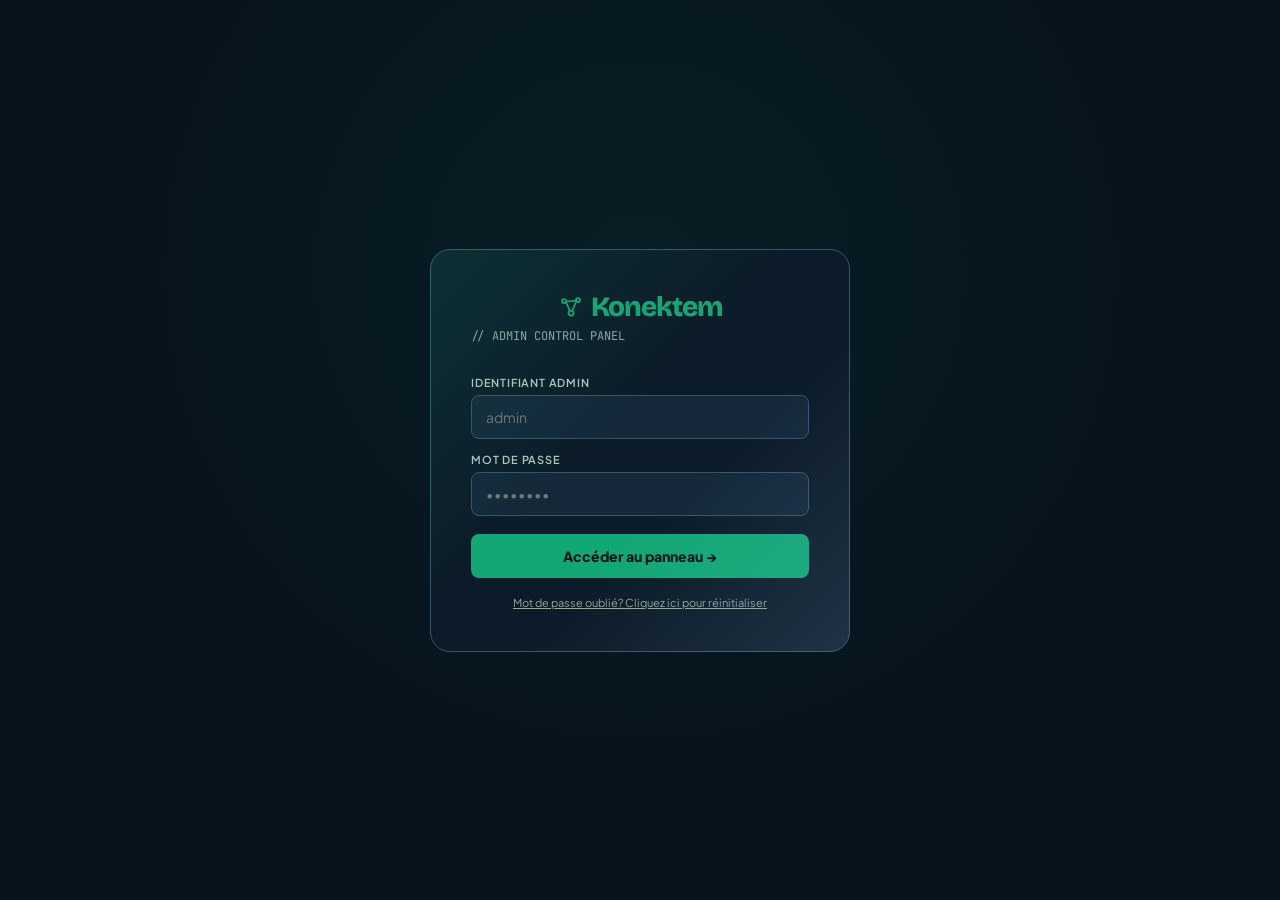
<file: admin.html>
<!DOCTYPE html>
<html lang="fr">
<head>
<meta charset="UTF-8">
<meta name="viewport" content="width=device-width, initial-scale=1.0">
<title>Konektem Admin</title>
<link rel="preconnect" href="https://fonts.googleapis.com">
<link href="https://fonts.googleapis.com/css2?family=Bricolage+Grotesque:wght@400;500;600;700;800&family=JetBrains+Mono:wght@400;600&family=Plus+Jakarta+Sans:wght@400;500;600;700;800&display=swap" rel="stylesheet">
<link rel="stylesheet" href="css/tokens.css">
<link rel="stylesheet" href="css/admin.css">
<link rel="icon" type="image/svg+xml" href="data:image/svg+xml,%3Csvg xmlns='http://www.w3.org/2000/svg' viewBox='0 0 36 36'%3E%3Crect width='36' height='36' rx='8' fill='%2307131d'/%3E%3Ctext x='9' y='27' font-family='Arial,sans-serif' font-size='22' font-weight='700' fill='%2312a875'%3EK%3C/text%3E%3C/svg%3E">
</head>
<body>
<svg xmlns="http://www.w3.org/2000/svg" aria-hidden="true" focusable="false" style="position:absolute;width:0;height:0;overflow:hidden">
  <symbol id="kt-icon-dashboard" viewBox="0 0 24 24" fill="none" stroke="currentColor" stroke-width="1.75" stroke-linecap="round" stroke-linejoin="round"><rect x="3" y="3" width="8" height="8" rx="1.5"/><rect x="14" y="3" width="7" height="5" rx="1.5"/><rect x="14" y="11" width="7" height="10" rx="1.5"/><rect x="3" y="14" width="8" height="7" rx="1.5"/></symbol>
  <symbol id="kt-icon-cart" viewBox="0 0 24 24" fill="none" stroke="currentColor" stroke-width="1.75" stroke-linecap="round" stroke-linejoin="round"><circle cx="9" cy="20" r="1"/><circle cx="19" cy="20" r="1"/><path d="M2 3h2l2.4 11.4a2 2 0 0 0 2 1.6h9.8a2 2 0 0 0 2-1.6L22 7H5"/></symbol>
  <symbol id="kt-icon-package" viewBox="0 0 24 24" fill="none" stroke="currentColor" stroke-width="1.75" stroke-linecap="round" stroke-linejoin="round"><path d="m12 3 9 5-9 5-9-5 9-5Z"/><path d="M3 8v9l9 5 9-5V8M12 13v9m-4-17 9 5"/></symbol>
  <symbol id="kt-icon-users" viewBox="0 0 24 24" fill="none" stroke="currentColor" stroke-width="1.75" stroke-linecap="round" stroke-linejoin="round"><path d="M16 21v-2a4 4 0 0 0-4-4H8a4 4 0 0 0-4 4v2"/><circle cx="10" cy="7" r="4"/><path d="M20 21v-2a4 4 0 0 0-3-3.87M16 3.13a4 4 0 0 1 0 7.75"/></symbol>
  <symbol id="kt-icon-user" viewBox="0 0 24 24" fill="none" stroke="currentColor" stroke-width="1.75" stroke-linecap="round" stroke-linejoin="round"><circle cx="12" cy="8" r="4"/><path d="M5 21a7 7 0 0 1 14 0"/></symbol>
  <symbol id="kt-icon-wallet" viewBox="0 0 24 24" fill="none" stroke="currentColor" stroke-width="1.75" stroke-linecap="round" stroke-linejoin="round"><path d="M4 5.5A2.5 2.5 0 0 1 6.5 3H20v18H6.5A2.5 2.5 0 0 1 4 18.5z"/><path d="M4 6h13a3 3 0 0 1 3 3v2h-5a3 3 0 0 0 0 6h5"/><circle cx="15" cy="14" r=".75"/></symbol>
  <symbol id="kt-icon-chart" viewBox="0 0 24 24" fill="none" stroke="currentColor" stroke-width="1.75" stroke-linecap="round" stroke-linejoin="round"><path d="M3 3v18h18"/><path d="m7 14 4-4 4 3 6-7"/></symbol>
  <symbol id="kt-icon-settings" viewBox="0 0 24 24" fill="none" stroke="currentColor" stroke-width="1.75" stroke-linecap="round" stroke-linejoin="round"><path d="M12 8a4 4 0 1 0 0 8 4 4 0 0 0 0-8Z"/><path d="m19.4 15 .1.1 1.4 1.1-1.4 2.4-1.7-.7a8 8 0 0 1-1.8 1l-.3 1.8h-2.8l-.3-1.8a8 8 0 0 1-1.8-1l-1.7.7-1.4-2.4 1.4-1.1a8 8 0 0 1 0-2l-1.4-1.1 1.4-2.4 1.7.7a8 8 0 0 1 1.8-1l.3-1.8h2.8l.3 1.8a8 8 0 0 1 1.8 1l1.7-.7 1.4 2.4-1.4 1.1a8 8 0 0 1-.1 1.9Z"/></symbol>
  <symbol id="kt-icon-search" viewBox="0 0 24 24" fill="none" stroke="currentColor" stroke-width="1.75" stroke-linecap="round" stroke-linejoin="round"><circle cx="11" cy="11" r="7"/><path d="m20 20-4-4"/></symbol>
  <symbol id="kt-icon-menu" viewBox="0 0 24 24" fill="none" stroke="currentColor" stroke-width="1.75" stroke-linecap="round" stroke-linejoin="round"><path d="M4 6h16M4 12h16M4 18h16"/></symbol>
  <symbol id="kt-icon-receipt" viewBox="0 0 24 24" fill="none" stroke="currentColor" stroke-width="1.75" stroke-linecap="round" stroke-linejoin="round"><path d="M4 3v18l3-2 3 2 2-2 3 2 2-2 3 2V3l-3 2-3-2-2 2-3-2-3 2z"/><path d="M9 9h6m-6 4h6"/></symbol>
  <symbol id="kt-icon-clock" viewBox="0 0 24 24" fill="none" stroke="currentColor" stroke-width="1.75" stroke-linecap="round" stroke-linejoin="round"><circle cx="12" cy="12" r="9"/><path d="M12 7v5l3 2"/></symbol>
  <symbol id="kt-icon-truck" viewBox="0 0 24 24" fill="none" stroke="currentColor" stroke-width="1.75" stroke-linecap="round" stroke-linejoin="round"><path d="M3 6h11v12H3zM14 10h4l3 3v5h-7z"/><circle cx="7.5" cy="18" r="1.5"/><circle cx="18" cy="18" r="1.5"/></symbol>
  <symbol id="kt-icon-plug" viewBox="0 0 24 24" fill="none" stroke="currentColor" stroke-width="1.75" stroke-linecap="round" stroke-linejoin="round"><path d="M8 3v5m8-5v5M6 8h12v2a6 6 0 0 1-6 6v5m0-5a6 6 0 0 1-6-6z"/></symbol>
  <symbol id="kt-icon-calendar" viewBox="0 0 24 24" fill="none" stroke="currentColor" stroke-width="1.75" stroke-linecap="round" stroke-linejoin="round"><rect x="3" y="5" width="18" height="16" rx="2"/><path d="M16 3v4M8 3v4M3 10h18"/></symbol>
  <symbol id="kt-icon-scan" viewBox="0 0 24 24" fill="none" stroke="currentColor" stroke-width="1.75" stroke-linecap="round" stroke-linejoin="round"><path d="M4 8V5a1 1 0 0 1 1-1h3m8 0h3a1 1 0 0 1 1 1v3M4 16v3a1 1 0 0 0 1 1h3m8 0h3a1 1 0 0 0 1-1v-3M7 12h10M9 9v6m6-6v6"/></symbol>
  <symbol id="kt-icon-plus" viewBox="0 0 24 24" fill="none" stroke="currentColor" stroke-width="1.75" stroke-linecap="round" stroke-linejoin="round"><path d="M12 5v14M5 12h14"/></symbol>
  <symbol id="kt-icon-minus" viewBox="0 0 24 24" fill="none" stroke="currentColor" stroke-width="1.75" stroke-linecap="round" stroke-linejoin="round"><path d="M5 12h14"/></symbol>
  <symbol id="kt-icon-check" viewBox="0 0 24 24" fill="none" stroke="currentColor" stroke-width="1.75" stroke-linecap="round" stroke-linejoin="round"><path d="m5 12 4 4L19 6"/></symbol>
  <symbol id="kt-icon-close" viewBox="0 0 24 24" fill="none" stroke="currentColor" stroke-width="1.75" stroke-linecap="round" stroke-linejoin="round"><path d="m18 6-12 12M6 6l12 12"/></symbol>
  <symbol id="kt-icon-chevron-left" viewBox="0 0 24 24" fill="none" stroke="currentColor" stroke-width="1.75" stroke-linecap="round" stroke-linejoin="round"><path d="m15 18-6-6 6-6"/></symbol>
  <symbol id="kt-icon-chevron-right" viewBox="0 0 24 24" fill="none" stroke="currentColor" stroke-width="1.75" stroke-linecap="round" stroke-linejoin="round"><path d="m9 18 6-6-6-6"/></symbol>
  <symbol id="kt-icon-chevron-down" viewBox="0 0 24 24" fill="none" stroke="currentColor" stroke-width="1.75" stroke-linecap="round" stroke-linejoin="round"><path d="m6 9 6 6 6-6"/></symbol>
  <symbol id="kt-icon-more" viewBox="0 0 24 24" fill="none" stroke="currentColor" stroke-width="1.75" stroke-linecap="round" stroke-linejoin="round"><circle cx="5" cy="12" r="1"/><circle cx="12" cy="12" r="1"/><circle cx="19" cy="12" r="1"/></symbol>
  <symbol id="kt-icon-bell" viewBox="0 0 24 24" fill="none" stroke="currentColor" stroke-width="1.75" stroke-linecap="round" stroke-linejoin="round"><path d="M18 8a6 6 0 0 0-12 0c0 7-3 7-3 9h18c0-2-3-2-3-9m-8 12h4"/></symbol>
  <symbol id="kt-icon-help" viewBox="0 0 24 24" fill="none" stroke="currentColor" stroke-width="1.75" stroke-linecap="round" stroke-linejoin="round"><circle cx="12" cy="12" r="9"/><path d="M9.6 9a2.5 2.5 0 1 1 4.3 1.7c-1.1 1.1-1.9 1.4-1.9 3M12 17.5v.1"/></symbol>
  <symbol id="kt-icon-refresh" viewBox="0 0 24 24" fill="none" stroke="currentColor" stroke-width="1.75" stroke-linecap="round" stroke-linejoin="round"><path d="M20 7v5h-5M4 17v-5h5"/><path d="M5.5 9a7 7 0 0 1 11.8-2L20 12M4 12l2.7 5a7 7 0 0 0 11.8-2"/></symbol>
  <symbol id="kt-icon-printer" viewBox="0 0 24 24" fill="none" stroke="currentColor" stroke-width="1.75" stroke-linecap="round" stroke-linejoin="round"><path d="M6 9V3h12v6M6 18H4a2 2 0 0 1-2-2v-5a2 2 0 0 1 2-2h16a2 2 0 0 1 2 2v5a2 2 0 0 1-2 2h-2"/><path d="M6 14h12v7H6zM18 12h.01"/></symbol>
  <symbol id="kt-icon-logout" viewBox="0 0 24 24" fill="none" stroke="currentColor" stroke-width="1.75" stroke-linecap="round" stroke-linejoin="round"><path d="M10 17l5-5-5-5m5 5H3"/><path d="M12 3h6a2 2 0 0 1 2 2v14a2 2 0 0 1-2 2h-6"/></symbol>
  <symbol id="kt-icon-cloud" viewBox="0 0 24 24" fill="none" stroke="currentColor" stroke-width="1.75" stroke-linecap="round" stroke-linejoin="round"><path d="M20 16.2A4.5 4.5 0 0 0 18 7.5a6 6 0 0 0-11.5 1A4 4 0 0 0 7 16.5h11"/></symbol>
  <symbol id="kt-icon-wifi" viewBox="0 0 24 24" fill="none" stroke="currentColor" stroke-width="1.75" stroke-linecap="round" stroke-linejoin="round"><path d="M5 9a11 11 0 0 1 14 0M8 12a6.5 6.5 0 0 1 8 0m-5 7h.01"/></symbol>
  <symbol id="kt-icon-banknote" viewBox="0 0 24 24" fill="none" stroke="currentColor" stroke-width="1.75" stroke-linecap="round" stroke-linejoin="round"><rect x="2" y="5" width="20" height="14" rx="2"/><circle cx="12" cy="12" r="3"/><path d="M6 9h.01M18 15h.01"/></symbol>
  <symbol id="kt-icon-card" viewBox="0 0 24 24" fill="none" stroke="currentColor" stroke-width="1.75" stroke-linecap="round" stroke-linejoin="round"><rect x="2" y="5" width="20" height="14" rx="2"/><path d="M2 10h20M6 15h4"/></symbol>
  <symbol id="kt-icon-shield" viewBox="0 0 24 24" fill="none" stroke="currentColor" stroke-width="1.75" stroke-linecap="round" stroke-linejoin="round"><path d="M12 22s8-4 8-11V5l-8-3-8 3v6c0 7 8 11 8 11Z"/><path d="m9 12 2 2 4-4"/></symbol>
  <symbol id="kt-icon-alert" viewBox="0 0 24 24" fill="none" stroke="currentColor" stroke-width="1.75" stroke-linecap="round" stroke-linejoin="round"><path d="m10.3 3.9-8 14A2 2 0 0 0 4 21h16a2 2 0 0 0 1.7-3.1l-8-14a2 2 0 0 0-3.4 0Z"/><path d="M12 9v4m0 4h.01"/></symbol>
  <symbol id="kt-icon-store" viewBox="0 0 24 24" fill="none" stroke="currentColor" stroke-width="1.75" stroke-linecap="round" stroke-linejoin="round"><path d="M3 10v10h18V10M2 10l2-7h16l2 7"/><path d="M2 10a3 3 0 0 0 6 0 3 3 0 0 0 6 0 3 3 0 0 0 6 0M9 20v-6h6v6"/></symbol>
  <symbol id="kt-icon-file" viewBox="0 0 24 24" fill="none" stroke="currentColor" stroke-width="1.75" stroke-linecap="round" stroke-linejoin="round"><path d="M14 2H6a2 2 0 0 0-2 2v16a2 2 0 0 0 2 2h12a2 2 0 0 0 2-2V8z"/><path d="M14 2v6h6M8 13h8m-8 4h8"/></symbol>
  <symbol id="kt-icon-filter" viewBox="0 0 24 24" fill="none" stroke="currentColor" stroke-width="1.75" stroke-linecap="round" stroke-linejoin="round"><path d="M4 5h16M7 12h10m-7 7h4"/></symbol>
  <symbol id="kt-icon-download" viewBox="0 0 24 24" fill="none" stroke="currentColor" stroke-width="1.75" stroke-linecap="round" stroke-linejoin="round"><path d="M21 15v4a2 2 0 0 1-2 2H5a2 2 0 0 1-2-2v-4m4-5 5 5 5-5m-5 5V3"/></symbol>
  <symbol id="kt-icon-camera" viewBox="0 0 24 24" fill="none" stroke="currentColor" stroke-width="1.75" stroke-linecap="round" stroke-linejoin="round"><path d="M14 4h-4L8 7H4a2 2 0 0 0-2 2v10a2 2 0 0 0 2 2h16a2 2 0 0 0 2-2V9a2 2 0 0 0-2-2h-4z"/><circle cx="12" cy="13" r="3"/></symbol>
  <symbol id="kt-icon-globe" viewBox="0 0 24 24" fill="none" stroke="currentColor" stroke-width="1.75" stroke-linecap="round" stroke-linejoin="round"><circle cx="12" cy="12" r="9"/><path d="M3 12h18M12 3a15 15 0 0 1 0 18m0-18a15 15 0 0 0 0 18"/></symbol>
  <symbol id="kt-icon-sun" viewBox="0 0 24 24" fill="none" stroke="currentColor" stroke-width="1.75" stroke-linecap="round" stroke-linejoin="round"><circle cx="12" cy="12" r="4"/><path d="M12 2v2m0 16v2M4.93 4.93l1.42 1.42m11.3 11.3 1.42 1.42M2 12h2m16 0h2M4.93 19.07l1.42-1.42m11.3-11.3 1.42-1.42"/></symbol>
  <symbol id="kt-icon-moon" viewBox="0 0 24 24" fill="none" stroke="currentColor" stroke-width="1.75" stroke-linecap="round" stroke-linejoin="round"><path d="M20.4 15.4A8.5 8.5 0 0 1 8.6 3.6 8.5 8.5 0 1 0 20.4 15.4Z"/></symbol>
  <symbol id="kt-icon-key" viewBox="0 0 24 24" fill="none" stroke="currentColor" stroke-width="1.75" stroke-linecap="round" stroke-linejoin="round"><circle cx="8" cy="15" r="5"/><path d="m11.5 11.5 9-9 2 2-3 3 2 2-3 3-2-2-3.5 3.5"/></symbol>
  <symbol id="kt-icon-edit" viewBox="0 0 24 24" fill="none" stroke="currentColor" stroke-width="1.75" stroke-linecap="round" stroke-linejoin="round"><path d="m15 5 4 4M4 20l4.3-.9L19 8.4a2.1 2.1 0 0 0-3-3L5.3 16.1 4 20Z"/></symbol>
  <symbol id="kt-icon-trash" viewBox="0 0 24 24" fill="none" stroke="currentColor" stroke-width="1.75" stroke-linecap="round" stroke-linejoin="round"><path d="M3 6h18M8 6V4h8v2m2 0-1 14H7L6 6m4 4v6m4-6v6"/></symbol>
  <symbol id="kt-icon-network" viewBox="0 0 24 24" fill="none" stroke="currentColor" stroke-width="1.75" stroke-linecap="round" stroke-linejoin="round"><circle cx="5" cy="6" r="2"/><circle cx="19" cy="5" r="2"/><circle cx="12" cy="18" r="2.5"/><path d="m7 7 3.5 8M17 7l-3.5 8M7 6.5l10-.8"/></symbol>
  <symbol id="kt-icon-star" viewBox="0 0 24 24" fill="none" stroke="currentColor" stroke-width="1.75" stroke-linecap="round" stroke-linejoin="round"><path d="m12 3 2.8 5.7 6.2.9-4.5 4.4 1.1 6.2-5.6-3-5.6 3 1.1-6.2L3 9.6l6.2-.9L12 3Z"/></symbol>
</svg>
<script>
function adminIcon(name, className){
  return '<svg class="admin-icon'+(className?' '+className:'')+'" aria-hidden="true" focusable="false"><use href="#kt-icon-'+name+'"/></svg>';
}
</script>

<!-- ══════════════════════════════════ -->
<!-- LOGIN SCREEN                       -->
<!-- ══════════════════════════════════ -->
<div id="login-screen">
  <div class="login-card">
    <div class="login-logo"><svg class="brand-mark" aria-hidden="true"><use href="#kt-icon-network"/></svg>Konektem</div>
    <div class="login-sub">// ADMIN CONTROL PANEL</div>
    <div class="login-err" id="login-err">Identifiants incorrects</div>
    <label class="login-lbl">Identifiant Admin</label>
    <input class="login-inp" id="l-user" type="text" placeholder="admin" autocomplete="off">
    <label class="login-lbl">Mot de passe</label>
    <input class="login-inp" id="l-pass" type="password" placeholder="••••••••" onkeydown="if(event.key==='Enter')doLogin()">
    <button class="login-btn" onclick="doLogin()">Accéder au panneau →</button>
    <div style="text-align:center;margin-top:12px;">
      <span onclick="resetAdminLogin()" style="font-size:11px;color:var(--text3);cursor:pointer;text-decoration:underline;">
        Mot de passe oublié? Cliquez ici pour réinitialiser
      </span>
    </div>
  </div>
</div>

<!-- ══════════════════════════════════ -->
<!-- APP                                -->
<!-- ══════════════════════════════════ -->
<div id="app">
  <div class="shell">

    <div class="sidebar-backdrop" id="sidebar-backdrop" onclick="closeMobileMenu()"></div>

    <!-- SIDEBAR -->
    <aside class="sidebar">
      <div class="sb-logo">
        <div class="sb-logo-txt"><svg class="brand-mark" aria-hidden="true"><use href="#kt-icon-network"/></svg>Konektem</div>
        <div class="sb-logo-sub">// ADMIN PANEL v3.0</div>
      </div>
      <nav class="sb-nav">
        <div class="sb-section">Aperçu</div>
        <div class="sb-item on" onclick="nav('dashboard',this)"><span class="si"><svg aria-hidden="true"><use href="#kt-icon-dashboard"/></svg></span>Tableau de bord</div>
        <div class="sb-item" onclick="nav('business',this)"><span class="si"><svg aria-hidden="true"><use href="#kt-icon-store"/></svg></span>Boutiques</div>

        <div class="sb-section">Gestion</div>
        <div class="sb-item" onclick="nav('users',this)"><span class="si"><svg aria-hidden="true"><use href="#kt-icon-users"/></svg></span>Utilisateurs<span class="sb-badge" id="badge-users">—</span></div>
        <div class="sb-item" onclick="nav('payments',this)"><span class="si"><svg aria-hidden="true"><use href="#kt-icon-card"/></svg></span>Paiements<span class="sb-badge" id="badge-payments" style="background:var(--amber)">—</span></div>
        <div class="sb-item" onclick="nav('codes',this)"><span class="si"><svg aria-hidden="true"><use href="#kt-icon-key"/></svg></span>Codes d’activation</div>

        <div class="sb-section">Système</div>
        <div class="sb-item" onclick="nav('plans',this)"><span class="si"><svg aria-hidden="true"><use href="#kt-icon-wallet"/></svg></span>Plans et tarifs</div>
        <div class="sb-item" onclick="nav('campaign',this)"><span class="si"><svg aria-hidden="true"><use href="#kt-icon-file"/></svg></span>Campagne Email</div>
        <div class="sb-item" onclick="nav('logs',this)"><span class="si"><svg aria-hidden="true"><use href="#kt-icon-chart"/></svg></span>Journal d’activité</div>
        <div class="sb-item" onclick="nav('settings',this)"><span class="si"><svg aria-hidden="true"><use href="#kt-icon-settings"/></svg></span>Paramètres</div>
        <div class="sb-div"></div>
        <div class="sb-item" onclick="nav('monitoring',this)"><span class="si"><svg aria-hidden="true"><use href="#kt-icon-globe"/></svg></span>Suivi en direct<span class="sb-badge" id="badge-online" style="background:var(--accent);">0</span></div>
        <div class="sb-item" onclick="nav('support',this)"><span class="si"><svg aria-hidden="true"><use href="#kt-icon-help"/></svg></span>Tickets de support<span class="sb-badge" id="badge-support" style="background:var(--red);">0</span></div>
      </nav>
      <div class="sb-footer">
        <div class="sb-user">
          <div class="sb-avatar">A</div>
          <div><div class="sb-uname">RIVAYO-TECH</div><div class="sb-urole">Super Admin</div></div>
          <button class="logout-btn" onclick="doLogout()" title="Déconnexion" aria-label="Déconnexion"><svg aria-hidden="true"><use href="#kt-icon-logout"/></svg></button>
        </div>
      </div>
    </aside>

    <!-- MAIN -->
    <main class="main">
      <div class="topbar">
        <div>
          <button class="menu-btn" onclick="toggleMobileMenu()" aria-label="Ouvrir le menu"><svg aria-hidden="true"><use href="#kt-icon-menu"/></svg></button>
          <div class="page-title" id="page-title">Tableau de bord</div>
          <div class="page-sub" id="page-sub">Vue d’ensemble — Konektem</div>
        </div>
        <div class="topbar-r">
          <button class="notify-btn" id="notify-btn" onclick="enableAdminNotifications()" title="Activer les notifications du navigateur"><svg aria-hidden="true"><use href="#kt-icon-bell"/></svg><span>Alertes</span></button>
          <div class="status-pill" id="connection-status"><div class="status-dot"></div><span id="connection-label">Supabase connecté</span></div>
          <div style="font-size:12px;color:var(--text3);font-family:'JetBrains Mono',monospace;" id="top-time"></div>
        </div>
      </div>

      <div class="content">

        <!-- ── DASHBOARD ── -->
        <div class="view on" id="view-dashboard">
          <div class="stats-grid">
            <div class="stat-card green">
              <div class="stat-ico"><svg aria-hidden="true"><use href="#kt-icon-users"/></svg></div>
              <div class="stat-val" id="s-users">—</div>
              <div class="stat-lbl">Utilisateurs total</div>
              <div class="stat-trend up" id="s-users-trend"></div>
            </div>
            <div class="stat-card blue">
              <div class="stat-ico"><svg aria-hidden="true"><use href="#kt-icon-star"/></svg></div>
              <div class="stat-val" id="s-premium">—</div>
              <div class="stat-lbl">Comptes Premium</div>
              <div class="stat-trend up" id="s-prem-trend"></div>
            </div>
            <div class="stat-card green">
              <div class="stat-ico"><svg aria-hidden="true"><use href="#kt-icon-wallet"/></svg></div>
              <div class="stat-val" id="s-revenue">—</div>
              <div class="stat-lbl">Revenus (HTG)</div>
              <div class="stat-trend up" id="s-rev-trend"></div>
            </div>
            <div class="stat-card amber">
              <div class="stat-ico"><svg aria-hidden="true"><use href="#kt-icon-clock"/></svg></div>
              <div class="stat-val" id="s-pending">—</div>
              <div class="stat-lbl">Paiements en attente</div>
              <div class="stat-trend dn" id="s-pend-trend"></div>
            </div>
          </div>

          <!-- Recent activity + chart -->
          <div class="dash-grid" style="display:grid;grid-template-columns:minmax(0,1fr) 340px;gap:14px;">
            <div class="card">
              <div class="card-hdr">
                <div class="card-title"><svg aria-hidden="true"><use href="#kt-icon-chart"/></svg>Inscriptions récentes</div>
                <div style="font-size:12px;color:var(--text3);font-family:'JetBrains Mono',monospace;" id="dash-date"></div>
              </div>
              <table>
                <thead><tr><th>Utilisateur</th><th>Plan</th><th>Date</th><th>Statut</th></tr></thead>
                <tbody id="dash-users"></tbody>
              </table>
            </div>
            <div class="card">
              <div class="card-hdr"><div class="card-title"><svg aria-hidden="true"><use href="#kt-icon-wallet"/></svg>Paiements récents</div><button class="btn btn-ghost btn-sm" onclick="removeDuplicatePayments()"><svg aria-hidden="true"><use href="#kt-icon-trash"/></svg>Nettoyer les doublons</button></div>
              <div style="padding:12px 16px;" id="dash-payments-list"></div>
            </div>
          </div>
        </div>

        <!-- ── BUSINESS OVERVIEW ── -->
        <div class="view" id="view-business">
          <div class="stats-grid" style="margin-bottom:16px;">
            <div class="stat-card green">
              <div class="stat-ico"><svg aria-hidden="true"><use href="#kt-icon-store"/></svg></div>
              <div class="stat-val" id="biz-total">0</div>
              <div class="stat-lbl">Boutiques total</div>
              <div class="stat-trend up" id="biz-total-trend">Live</div>
            </div>
            <div class="stat-card blue">
              <div class="stat-ico"><svg aria-hidden="true"><use href="#kt-icon-globe"/></svg></div>
              <div class="stat-val" id="biz-online">0</div>
              <div class="stat-lbl">Boutiques en ligne</div>
              <div class="stat-trend up" id="biz-online-trend">Actives</div>
            </div>
            <div class="stat-card amber">
              <div class="stat-ico"><svg aria-hidden="true"><use href="#kt-icon-users"/></svg></div>
              <div class="stat-val" id="biz-employees">0</div>
              <div class="stat-lbl">Employés</div>
              <div class="stat-trend up" id="biz-employees-trend">Total</div>
            </div>
            <div class="stat-card green">
              <div class="stat-ico"><svg aria-hidden="true"><use href="#kt-icon-wallet"/></svg></div>
              <div class="stat-val" id="biz-revenue">0</div>
              <div class="stat-lbl">Revenu global</div>
              <div class="stat-trend up" id="biz-revenue-trend">HTG</div>
            </div>
          </div>

          <div class="card">
            <div class="card-hdr">
              <div class="card-title"><svg aria-hidden="true"><use href="#kt-icon-store"/></svg>Vue d’ensemble des boutiques</div>
              <div class="tab-toolbar">
                <input class="search-inp" type="text" id="biz-search" placeholder="Recherche boutique..." oninput="filterBusinessOverview()">
                <select class="filter-sel" id="biz-filter" onchange="filterBusinessOverview()">
                  <option value="all">Tous</option>
                  <option value="online">En ligne</option>
                  <option value="premium">Premium</option>
                  <option value="trial">Essai</option>
                </select>
              </div>
            </div>
            <div id="business-overview-list" style="overflow-x:auto;">
              <div class="loading"><div class="spinner"></div>Chargement des boutiques...</div>
            </div>
          </div>
        </div>

        <!-- ── USERS ── -->
        <div class="view" id="view-users">
          <div class="card">
            <div class="card-hdr">
              <div class="card-title"><svg aria-hidden="true"><use href="#kt-icon-users"/></svg>Utilisateurs</div>
              <div class="tab-toolbar">
                <input class="search-inp" type="text" id="user-search" placeholder="Email, boutique ou téléphone..." oninput="filterUsers()">
                <select class="filter-sel" id="user-filter" onchange="filterUsers()">
                  <option value="">Tous</option><option value="trial">Trial</option><option value="premium">Premium</option>
                  <option value="active">Actifs</option><option value="locked">Bloqués</option><option value="banned">Bannis</option>
                </select>
                <button class="btn btn-ghost btn-sm" onclick="exportUsersCSV()">↓ CSV</button>
                <button class="btn btn-ghost btn-sm" onclick="loadUsers()" aria-label="Actualiser" title="Actualiser"><svg aria-hidden="true"><use href="#kt-icon-refresh"/></svg></button>
              </div>
            </div>
            <div class="tab-summary" id="users-summary"></div>
            <div id="users-loading" class="loading"><div class="spinner"></div></div>
            <div class="table-wrap">
              <table class="data-table" id="users-table" style="display:none;">
                <thead><tr>
                  <th>Email</th><th>Téléphone</th><th>Boutique</th><th>Secteur</th><th>Plan / Expiration</th>
                  <th>Inscription</th><th>Statut</th><th>Dernière activité</th><th>Actions</th>
                </tr></thead>
                <tbody id="users-body"></tbody>
              </table>
            </div>
          </div>
        </div>

        <!-- ── PAYMENTS ── -->
        <div class="view" id="view-payments">
          <div class="card">
            <div class="card-hdr">
              <div><div class="card-title"><svg aria-hidden="true"><use href="#kt-icon-card"/></svg>Paiements</div><div style="font-size:11px;color:var(--text3);margin-top:3px;">Suivi des abonnements et transactions</div></div>
              <div class="tab-toolbar">
                <select class="filter-sel" id="pay-filter" onchange="filterPayments()">
                  <option value="all">Tous</option>
                  <option value="pending">En attente</option>
                  <option value="confirmed">Confirmés</option>
                </select>
                <button class="btn btn-ghost btn-sm" onclick="loadPayments()" aria-label="Actualiser" title="Actualiser"><svg aria-hidden="true"><use href="#kt-icon-refresh"/></svg></button>
              </div>
            </div>
            <div class="tab-summary" id="payments-summary"></div>
            <div id="payments-loading" class="loading"><div class="spinner"></div></div>
            <div class="table-wrap">
              <table class="data-table" id="payments-table" style="display:none;">
                <thead><tr>
                  <th>Email</th><th>Montant</th><th>Plan</th>
                  <th>Méthode</th><th>Statut</th><th>Date</th><th>Actions</th>
                </tr></thead>
                <tbody id="payments-body"></tbody>
              </table>
            </div>
          </div>
        </div>

        <!-- ── CODES ── -->
        <div class="view" id="view-codes">
          <div class="card" style="margin-bottom:16px;">
            <div class="card-hdr"><div class="card-title"><svg aria-hidden="true"><use href="#kt-icon-key"/></svg>Générer des codes</div></div>
            <div style="display:flex;gap:12px;flex-wrap:wrap;align-items:flex-end;">
              <div class="fg"><label class="flbl">Quantité</label>
                <input class="finp" id="gen-qty" type="number" value="1" min="1" max="50" style="width:80px;">
              </div>
              <div class="fg"><label class="flbl">Plan</label>
                <select class="fsel" id="gen-plan">
                  <option value="mensuel">Mensuel (2500 HTG)</option>
                  <option value="annuel">Annuel (22000 HTG)</option>
                </select>
              </div>
              <div class="fg"><label class="flbl">Expiration (jours)</label>
                <input class="finp" id="gen-exp" type="number" value="30" min="-1" style="width:100px;">
              </div>
              <button class="btn btn-success" onclick="generateCodes()">Générer</button>
            </div>
          </div>
          <div class="card">
            <div class="card-hdr">
              <div class="card-title"><svg aria-hidden="true"><use href="#kt-icon-key"/></svg>Codes d’activation</div>
              <button class="btn btn-ghost btn-sm" onclick="loadCodes()" aria-label="Actualiser" title="Actualiser"><svg aria-hidden="true"><use href="#kt-icon-refresh"/></svg></button>
            </div>
            <div id="codes-loading" class="loading"><div class="spinner"></div></div>
            <div style="overflow-x:auto;">
              <table class="data-table" id="codes-table" style="display:none;">
                <thead><tr>
                  <th>Code</th><th>Plan</th><th>Statut</th>
                  <th>Utilisé par</th><th>Date création</th><th>Actions</th>
                </tr></thead>
                <tbody id="codes-body"></tbody>
              </table>
            </div>
          </div>
        </div>

        <!-- ── PLANS ── -->
        <div class="view" id="view-plans">
          <div class="card">
            <div class="card-hdr"><div class="card-title"><svg aria-hidden="true"><use href="#kt-icon-wallet"/></svg>Plans et tarifs</div></div>
            <div style="display:grid;grid-template-columns:1fr 1fr;gap:16px;margin-bottom:20px;">
              <div class="fg">
                <label class="flbl">Prix mensuel (HTG)</label>
                <input class="finp" id="plan-mensuel" type="number" value="2500">
              </div>
              <div class="fg">
                <label class="flbl">Prix annuel (HTG)</label>
                <input class="finp" id="plan-annuel" type="number" value="22000">
              </div>
            </div>
            <div class="fg">
              <label class="flbl">Message global (affiché à tous les clients)</label>
              <textarea class="finp" id="global-msg" rows="3" placeholder="Ex: Maintenance prévue dimanche 10h-12h..."></textarea>
            </div>
            <div style="margin-top:12px;">
              <button class="btn btn-success" onclick="savePlans()">Enregistrer les tarifs</button>
              <button class="btn btn-ghost" onclick="sendGlobalMessage()" style="margin-left:8px;">Envoyer un message</button>
            </div>
          </div>
        </div>

        <!-- ── LOGS ── -->
        <div class="view" id="view-logs">
          <div class="card">
            <div class="card-hdr">
              <div class="card-title"><svg aria-hidden="true"><use href="#kt-icon-file"/></svg>Journal d’activité</div>
              <button class="btn btn-ghost btn-sm" onclick="loadLogs()" aria-label="Actualiser" title="Actualiser"><svg aria-hidden="true"><use href="#kt-icon-refresh"/></svg></button>
            </div>
            <div id="logs-loading" class="loading"><div class="spinner"></div></div>
            <div style="overflow-x:auto;">
              <table class="data-table" id="logs-table" style="display:none;">
                <thead><tr><th>Date</th><th>Type</th><th>Email</th><th>Détails</th></tr></thead>
                <tbody id="logs-body"></tbody>
              </table>
            </div>
          </div>
        </div>

        <!-- ── SETTINGS ── -->
        <div class="view" id="view-settings">
          <div class="card">
            <div class="card-hdr"><div class="card-title"><svg aria-hidden="true"><use href="#kt-icon-settings"/></svg>Paramètres administrateur</div></div>
            <div class="fg">
              <label class="flbl">Nouveau mot de passe admin</label>
              <input class="finp" type="password" id="new-admin-pw" placeholder="Nouveau mot de passe">
            </div>
            <div class="fg">
              <label class="flbl">Confirmer mot de passe</label>
              <input class="finp" type="password" id="conf-admin-pw" placeholder="Confirmer">
            </div>
            <button class="btn btn-success" onclick="changePassword()" style="margin-top:8px;">Changer le mot de passe</button>
            <div style="margin-top:20px;padding-top:20px;border-top:1px solid var(--border);">
              <div class="flbl" style="margin-bottom:8px;">État de Supabase</div>
              <div id="supa-stats"><div class="loading"><div class="spinner"></div></div></div>
            </div>
          </div>
        </div>

        <!-- ── EMAIL CAMPAIGN ── -->
        <div class="view" id="view-campaign">
          <div class="card">
            <div class="card-hdr">
                <div><div class="card-title"><svg aria-hidden="true"><use href="#kt-icon-bell"/></svg>Relance des clients Konektem</div><div style="font-size:11px;color:var(--text3);margin-top:3px;">Testez le message avant de l’envoyer aux clients.</div></div>
            </div>
            <div style="padding:16px;">
              <div class="fg">
                <label class="flbl">REENGAGEMENT_ADMIN_SECRET</label>
                <input class="finp" id="campaign-secret" type="password" autocomplete="off" placeholder="Saisissez le secret Netlify">
              </div>
              <div class="fg">
                <label class="flbl">Adresse e-mail de test (facultatif)</label>
                <input class="finp" id="campaign-test-email" type="email" placeholder="Votre adresse pour un test uniquement">
              </div>
              <div style="display:grid;grid-template-columns:1fr 120px;gap:12px;">
                <div class="fg"><label class="flbl">Nom de campagne</label><input class="finp" id="campaign-id" value="return-to-konektem-2026-09"></div>
                <div class="fg"><label class="flbl">Nombre</label><input class="finp" id="campaign-limit" type="number" min="1" max="100" value="10"></div>
              </div>
              <div style="display:flex;gap:8px;flex-wrap:wrap;margin-top:8px;">
                <button class="btn btn-ghost" id="campaign-preview-btn" onclick="previewReengagement()"><svg aria-hidden="true"><use href="#kt-icon-search"/></svg>Prévisualiser la liste</button>
                <button class="btn btn-primary" id="campaign-send-btn" onclick="sendReengagement()"><svg aria-hidden="true"><use href="#kt-icon-bell"/></svg>Envoyer la campagne</button>
              </div>
              <div id="campaign-result" style="white-space:pre-wrap;margin-top:14px;padding:10px;border-radius:7px;background:var(--surface2);color:var(--text2);font-size:12px;line-height:1.5;min-height:20px;"></div>
            </div>
          </div>
        </div>

      </div><!-- /content -->
    </main>
  </div>
</div>

<!-- MODALS -->
<div class="modal-bg" id="user-modal">
  <div class="modal-box">
    <h3 id="user-modal-title">Détail Utilisateur</h3>
    <div id="user-modal-body"></div>
    <div class="modal-footer">
      <button class="btn btn-ghost" onclick="closeModal('user-modal')">Fermer</button>
      <button class="btn btn-danger" id="ban-btn">Bannir</button>
      <button class="btn btn-primary" id="activate-btn"><svg aria-hidden="true"><use href="#kt-icon-star"/></svg>Activer Premium</button>
    </div>
  </div>
</div>

<div class="modal-bg" id="pay-modal">
  <div class="modal-box">
    <h3>Ajouter un paiement</h3>
    <div class="form-group">
      <label class="form-lbl">Email utilisateur</label>
      <input class="form-inp" id="pm-email" type="email" placeholder="client@email.com">
    </div>
    <div class="form-group">
      <label class="form-lbl">Plan</label>
      <select class="form-sel" id="pm-plan">
        <option value="mensuel">Mensuel — 2 500 HTG</option>
        <option value="annuel">Annuel — 22 000 HTG</option>
      </select>
    </div>
    <div class="form-group">
      <label class="form-lbl">Montant (HTG)</label>
      <input class="form-inp" id="pm-amount" type="number" placeholder="2500">
    </div>
    <div class="form-group">
      <label class="form-lbl">Méthode</label>
      <select class="form-sel" id="pm-method">
        <option>MonCash</option>
        <option>Carte bancaire</option>
        <option>Virement</option>
        <option>Cash</option>
      </select>
    </div>
    <div class="form-group">
      <label class="form-lbl">Note</label>
      <input class="form-inp" id="pm-note" placeholder="Référence transaction...">
    </div>
    <div class="modal-footer">
      <button class="btn btn-ghost" onclick="closeModal('pay-modal')">Annuler</button>
      <button class="btn btn-primary" onclick="savePayment()">Confirmer le paiement</button>
    </div>
  </div>
</div>

<div class="notif" id="notif"></div>

      <!-- ══ PAGE: MONITORING LIVE ══ -->
      <div class="view admin-extra-view" id="view-monitoring">
        <div class="page-header">
          <div class="page-title"><svg aria-hidden="true"><use href="#kt-icon-globe"/></svg>Suivi en direct</div>
          <div style="display:flex;gap:8px;align-items:center;">
            <div id="monitoring-last-update" style="font-size:12px;color:var(--text-muted);"></div>
            <button class="btn btn-ghost btn-sm" onclick="loadMonitoring()"><svg aria-hidden="true"><use href="#kt-icon-refresh"/></svg>Actualiser</button>
          </div>
        </div>

        <!-- Stats rapide -->
        <div class="stats-grid" style="margin-bottom:20px;">
          <div class="stat-card">
            <div class="stat-val" id="mon-online" style="color:var(--accent);">0</div>
            <div class="stat-lbl">En ligne maintenant</div>
          </div>
          <div class="stat-card">
            <div class="stat-val" id="mon-today">0</div>
            <div class="stat-lbl">Actifs aujourd’hui</div>
          </div>
          <div class="stat-card">
            <div class="stat-val" id="mon-revenue">0</div>
            <div class="stat-lbl">Revenu total aujourd’hui</div>
          </div>
          <div class="stat-card">
            <div class="stat-val" id="mon-sales">0</div>
            <div class="stat-lbl">Ventes aujourd’hui</div>
          </div>
        </div>

        <!-- Filtre -->
        <div class="card" style="margin-bottom:16px;">
          <div class="card-hdr">
            <div class="card-title"><svg aria-hidden="true"><use href="#kt-icon-wifi"/></svg>Clients actifs</div>
            <div style="display:flex;gap:8px;">
              <select class="filter-sel" id="mon-filter" onchange="filterMonitoring()">
                <option value="all">Tous</option>
                <option value="online">En ligne seulement</option>
                <option value="premium">Premium</option>
                <option value="trial">Essai</option>
              </select>
            </div>
          </div>
          <div id="monitoring-list" style="overflow-x:auto;">
            <div style="text-align:center;padding:40px;color:var(--text-muted);">Chargement…</div>
          </div>
        </div>
      </div>

      <!-- ══ PAGE: SUPPORT TICKETS ══ -->
      <div class="view admin-extra-view" id="view-support">
        <div class="page-header">
          <div class="page-title"><svg aria-hidden="true"><use href="#kt-icon-help"/></svg>Tickets de support</div>
          <div style="display:flex;gap:8px;">
            <select class="filter-sel" id="sup-filter" onchange="filterSupport()">
              <option value="ouvert">Ouverts</option>
              <option value="en_cours">En cours</option>
              <option value="resolu">Résolus</option>
              <option value="all">Tous</option>
            </select>
            <button class="btn btn-ghost btn-sm" onclick="loadSupport()"><svg aria-hidden="true"><use href="#kt-icon-refresh"/></svg>Actualiser</button>
          </div>
        </div>

        <!-- Stats tickets -->
        <div class="stats-grid" style="margin-bottom:20px;">
          <div class="stat-card">
            <div class="stat-val" id="sup-open" style="color:var(--red);">0</div>
            <div class="stat-lbl">Ouverts</div>
          </div>
          <div class="stat-card">
            <div class="stat-val" id="sup-inprog" style="color:var(--amber);">0</div>
            <div class="stat-lbl">En cours</div>
          </div>
          <div class="stat-card">
            <div class="stat-val" id="sup-resolved" style="color:var(--accent);">0</div>
            <div class="stat-lbl">Résolus</div>
          </div>
          <div class="stat-card">
            <div class="stat-val" id="sup-urgent" style="color:var(--red);">0</div>
            <div class="stat-lbl">Urgents</div>
          </div>
        </div>

        <div class="card">
          <div id="support-list">
            <div style="text-align:center;padding:40px;color:var(--text-muted);">Chargement…</div>
          </div>
        </div>
      </div>

<script>
// ══════════════════════════════════════════════
// CONFIG
// ══════════════════════════════════════════════
var SUPA_URL = 'https://mnpgapvltdrpztnjmeie.supabase.co';
var SUPA_KEY = 'eyJhbGciOiJIUzI1NiIsInR5cCI6IkpXVCJ9.eyJpc3MiOiJzdXBhYmFzZSIsInJlZiI6Im1ucGdhcHZsdGRycHp0bmptZWllIiwicm9sZSI6ImFub24iLCJpYXQiOjE3NzQxMzg5NDQsImV4cCI6MjA4OTcxNDk0NH0.6R9xGtGSJivvVxwqI2EfWjK3pAArZquIMxeEi-lt6tE';

// Plans par defaut
var PLANS = {
  mensuel: { name: 'Mensuel', price: 2500, period: '/mois', active: true, color: 'var(--accent)' },
  annuel:  { name: 'Annuel',  price: 22000, period: '/an',  active: true, color: 'var(--blue)' }
};

// Donnees en memoire
var allUsers = [];
var allPayments = [];
var allCodes = [];
var allLogs = [];
var currentUser = null;

function moveExtraViewsIntoContent(){
  var content = document.querySelector('.content');
  if(!content) return;
  ['view-monitoring', 'view-support'].forEach(function(id){
    var view = document.getElementById(id);
    if(view && view.parentNode !== content) content.appendChild(view);
  });
}

function setSupabaseStatus(connected){
  var pill = document.getElementById('connection-status');
  var label = document.getElementById('connection-label');
  if(!pill || !label) return;
  pill.classList.toggle('offline', !connected);
  label.textContent = connected ? 'Supabase connecté' : 'Supabase déconnecté';
}

// ══════════════════════════════════════════════
// AUTH
// ══════════════════════════════════════════════
function doLogin(){
  var u   = document.getElementById('l-user').value.trim();
  var p   = document.getElementById('l-pass').value;
  var err = document.getElementById('login-err');
  var button = document.querySelector('.login-btn');
  if(button) button.disabled = true;
  fetch('/.netlify/functions/admin-auth', {
    method:'POST', headers:{'Content-Type':'application/json'},
    body:JSON.stringify({username:u, password:p})
  }).then(function(response){
    return response.json().then(function(data){
      if(!response.ok) throw new Error(data.error || 'Identifiants incorrects.');
      return data;
    });
  }).then(function(data){
    err.style.display = 'none';
    sessionStorage.setItem('ka', '1');
    sessionStorage.setItem('konektem_admin_token', data.token);
    document.getElementById('login-screen').style.display = 'none';
    document.getElementById('app').style.display = 'block';
    initAdmin();
  }).catch(function(error){
    err.style.display = 'block';
    err.textContent = error.message === 'Failed to fetch' ? 'Connexion au serveur impossible.' : 'Identifiants incorrects.';
  }).finally(function(){ if(button) button.disabled = false; });
}

// Reset lokal si bloke
function resetAdminLogin(){
  var err = document.getElementById('login-err');
  if(err){ err.style.display='block'; err.style.background='var(--amber-s)'; err.style.color='var(--amber)'; err.textContent='Contactez l’administrateur pour vérifier vos droits d’accès.'; }
}

function doLogout(){
  sessionStorage.removeItem('ka');
  sessionStorage.removeItem('konektem_admin_token');
  document.getElementById('app').style.display = 'none';
  document.getElementById('login-screen').style.display = 'flex';
  document.getElementById('l-pass').value = '';
}

function checkAuth(){
  var token = sessionStorage.getItem('konektem_admin_token');
  if(sessionStorage.getItem('ka') === '1' && token){
    fetch('/.netlify/functions/admin-auth', {
      method:'POST', headers:{'Content-Type':'application/json'},
      body:JSON.stringify({action:'verify', token:token})
    }).then(function(response){
      if(!response.ok) throw new Error('expired');
      document.getElementById('login-screen').style.display = 'none';
      document.getElementById('app').style.display = 'block';
      initAdmin();
    }).catch(function(){ doLogout(); });
  }
}

// ══════════════════════════════════════════════
// SUPABASE HELPER
// ══════════════════════════════════════════════
// ── SUPABASE HELPERS — versi konplè ak bon headers ──
function supaFetch(path, method, body, prefer){
  var headers = {
    'apikey':        SUPA_KEY,
    'Authorization': 'Bearer ' + SUPA_KEY,
    'Content-Type':  'application/json'
  };
  if(prefer) headers['Prefer'] = prefer;
  var opts = { method: method, headers: headers };
  if(body)  opts.body = JSON.stringify(body);
  return fetch(SUPA_URL + '/rest/v1/' + path, opts)
    .then(function(r){
      console.log('[Supa] ' + method + ' ' + path + ' → ' + r.status);
      setSupabaseStatus(r.ok);
      if(r.status === 204 || r.status === 200){ return r.text().then(function(t){ try{ return JSON.parse(t); }catch(e){ return []; } }); }
      if(!r.ok){ return r.text().then(function(t){ throw new Error(r.status + ': ' + t); }); }
      return r.json().catch(function(){ return []; });
    });
}

function supa(endpoint, opts){
  opts = opts || {};
  var headers = Object.assign({
    'apikey':        SUPA_KEY,
    'Authorization': 'Bearer ' + SUPA_KEY,
    'Content-Type':  'application/json',
    'Prefer':        'return=representation'
  }, opts.headers || {});
  return fetch(SUPA_URL + '/rest/v1/' + endpoint, Object.assign({}, opts, { headers: headers }))
    .then(function(r){
      setSupabaseStatus(r.ok);
      if(r.status === 204) return [];
      if(!r.ok) return r.text().then(function(t){ throw new Error(t); });
      return r.json().catch(function(){ return []; });
    });
}

function supaInsert(table, data){
  return supaFetch(table, 'POST', data, 'return=minimal');
}

function supaUpdate(table, filter, data){
  return supaFetch(table + '?' + filter, 'PATCH', data, 'return=minimal');
}

function supaDelete(table, filter){
  return supaFetch(table + '?' + filter, 'DELETE', null, 'return=representation')
    .then(function(rows){
      if(!Array.isArray(rows) || rows.length === 0){
        throw new Error('Supabase n’a supprimé aucune ligne. Vérifiez la règle RLS DELETE et l’identifiant du paiement.');
      }
      return rows;
    });
}

// ══════════════════════════════════════════════
// INIT
// ══════════════════════════════════════════════
function initAdmin(){
  startClock();
  loadDashboard();
  loadPlansFromStorage();
  initAdminAlerts();
  // Met à jour les compteurs chaque minute.
  setInterval(function(){
    var tbody = document.getElementById('users-body');
    if(tbody && tbody.rows.length > 0) renderUsers(allUsers);
  }, 60000);
}

var ADMIN_ALERT_KEY = 'konektem_admin_alert_state';
var adminAlertReady = false;

function enableAdminNotifications(){
  if(!('Notification' in window)){
    notif('Ce navigateur ne prend pas en charge les notifications.', 'err');
    return;
  }
  Notification.requestPermission().then(function(permission){
    if(permission === 'granted'){
      notif('Notifications du navigateur activées.', 'ok');
      new Notification('Konektem Admin', { body:'Vous recevrez des alertes pour les nouveaux clients et paiements.' });
      document.getElementById('notify-btn').innerHTML = '<svg aria-hidden="true"><use href="#kt-icon-bell"/></svg><span>Actives</span>';
    } else {
      notif('Le navigateur n’a pas autorisé les notifications.', 'err');
    }
  });
}

function notifyAdmin(title, message){
  notif(title + ' — ' + message, 'ok');
  if('Notification' in window && Notification.permission === 'granted'){
    new Notification(title, { body: message });
  }
}

function readAdminAlertState(){
  try { return JSON.parse(localStorage.getItem(ADMIN_ALERT_KEY) || '{}'); }
  catch(e) { return {}; }
}

function writeAdminAlertState(state){
  try { localStorage.setItem(ADMIN_ALERT_KEY, JSON.stringify(state)); } catch(e) {}
}

function initAdminAlerts(){
  var button = document.getElementById('notify-btn');
  if('Notification' in window && Notification.permission === 'granted' && button) button.innerHTML = '<svg aria-hidden="true"><use href="#kt-icon-bell"/></svg><span>Actives</span>';
  if(window._adminAlertTimer) clearInterval(window._adminAlertTimer);
  window._adminAlertTimer = setInterval(checkAdminAlerts, 30000);
  setTimeout(function(){ checkAdminAlerts(true); }, 2000);
}

function checkAdminAlerts(isInitial){
  Promise.all([
    supa('konektem_users?select=id,email,bizname,created_at,plan,premium_date,premium_plan&order=created_at.desc&limit=30'),
    supa('konektem_payments?select=id,user_email,amount,plan,status,created_at&order=created_at.desc&limit=30')
  ]).then(function(result){
    var users = result[0] || [];
    var payments = (result[1] || []).filter(function(payment){ return payment.status !== 'deleted'; });
    var state = readAdminAlertState();
    var newestUser = users[0] && users[0].created_at;
    var newestPayment = payments[0] && payments[0].created_at;

    if(!state.usersInitialized || isInitial){
      state.userIds = users.map(function(u){ return String(u.id); });
      state.paymentIds = payments.map(function(p){ return String(p.id); });
      state.usersInitialized = true;
      state.lastUser = newestUser || null;
      state.lastPayment = newestPayment || null;
    } else {
      var knownUsers = state.userIds || [];
      var newUsers = users.filter(function(u){ return knownUsers.indexOf(String(u.id)) === -1; });
      newUsers.forEach(function(u){
        notifyAdmin('Nouvelle inscription', (u.email || 'Client sans e-mail') + ' vient de rejoindre la plateforme.');
        logAction('signup', 'Nouvo itilizatè: ' + (u.email || u.bizname || '—'));
      });
      state.userIds = users.map(function(u){ return String(u.id); }).concat(knownUsers).slice(0, 100);

      var knownPayments = state.paymentIds || [];
      var newPayments = payments.filter(function(p){ return knownPayments.indexOf(String(p.id)) === -1; });
      newPayments.forEach(function(p){
        notifyAdmin('Nouveau paiement', (p.user_email || 'Client') + ' — ' + Number(p.amount || 0).toLocaleString('fr-HT') + ' HTG (' + (p.status || 'pending') + ').');
      });
      state.paymentIds = payments.map(function(p){ return String(p.id); }).concat(knownPayments).slice(0, 100);
    }

    users.forEach(function(u){
      if(u.plan !== 'premium' || !u.premium_date) return;
      var days = u.premium_plan === 'annuel' ? 365 : 30;
      var expiry = new Date(u.premium_date).getTime() + days * 86400000;
      var remaining = expiry - Date.now();
      var key = String(u.id) + ':' + new Date(expiry).toISOString().slice(0, 10);
      var knownExpiryKeys = state.expiryKeys || [];
      if(remaining <= 3 * 86400000 && remaining > 0 && knownExpiryKeys.indexOf(key) === -1){
        notifyAdmin('Abonnement bientôt expiré', (u.email || u.bizname || 'Client') + ' arrive à expiration dans environ ' + Math.ceil(remaining / 86400000) + ' jours.');
        state.expiryKeys = (state.expiryKeys || []).concat(key).slice(-100);
      }
    });
    writeAdminAlertState(state);
  }).catch(function(){ setSupabaseStatus(false); });
}

function startClock(){
  function tick(){
    var d = new Date();
    document.getElementById('top-time').textContent =
      d.toLocaleDateString('fr-FR') + ' ' +
      d.toLocaleTimeString('fr-FR', {hour:'2-digit', minute:'2-digit', second:'2-digit'});
  }
  tick(); setInterval(tick, 1000);
}

// ══════════════════════════════════════════════
// NAVIGATION
// ══════════════════════════════════════════════
var PAGE_META = {
  dashboard: ['Tableau de bord', 'Vue d’ensemble — Konektem'],
  business:  ['Boutiques', 'Vue globale des boutiques et de leur activité'],
  users:     ['Utilisateurs', 'Gestion des comptes et abonnements'],
  payments:  ['Paiements', 'Suivi des transactions et revenus'],
  codes:     ['Codes d’activation', 'Générateur et gestion des codes Premium'],
  plans:     ['Plans & Tarifs', 'Modifier les prix et options des abonnements'],
  campaign:  ['Campagne Email', 'Rappeler les clients et expliquer le paiement'],
  logs:      ['Journal d’activité', 'Historique des actions et connexions'],
  settings:  ['Paramètres', 'Configuration du système et sécurité'],
  monitoring:['Suivi en direct', 'Activité des clients en temps réel'],
  support:   ['Tickets de support', 'Demandes et suivi des clients']
};

function nav(view, el){
  closeMobileMenu();
  document.querySelectorAll('.sb-item').forEach(function(x){ x.classList.remove('on'); });
  if(el) el.classList.add('on');
  document.querySelectorAll('.view').forEach(function(x){ x.classList.remove('on'); });
  var v = document.getElementById('view-'+view);
  if(v) v.classList.add('on');
  var meta = PAGE_META[view] || [view, ''];
  document.getElementById('page-title').textContent = meta[0];
  document.getElementById('page-sub').textContent = meta[1];
  // Charge les données de la page sélectionnée.
  if(view === 'dashboard')  loadDashboard();
  if(view === 'business')   loadBusinessOverview();
  if(view === 'users')      loadUsers();
  if(view === 'payments')   loadPayments();
  if(view === 'codes')      loadCodes();
  if(view === 'logs')       loadLogs();
  if(view === 'settings')   loadSettings();
  if(view === 'monitoring') loadMonitoring();
  if(view === 'support')    loadSupport();
}

function toggleMobileMenu(){
  var sidebar = document.querySelector('.sidebar');
  var backdrop = document.getElementById('sidebar-backdrop');
  if(sidebar) sidebar.classList.toggle('open');
  if(backdrop) backdrop.classList.toggle('show');
}

function closeMobileMenu(){
  var sidebar = document.querySelector('.sidebar');
  var backdrop = document.getElementById('sidebar-backdrop');
  if(sidebar) sidebar.classList.remove('open');
  if(backdrop) backdrop.classList.remove('show');
}

function campaignRequest(dryRun){
  var secret = (document.getElementById('campaign-secret').value || '').trim();
  var testEmail = (document.getElementById('campaign-test-email').value || '').trim().toLowerCase();
  var campaignId = (document.getElementById('campaign-id').value || '').trim();
  var limit = Math.min(Math.max(parseInt(document.getElementById('campaign-limit').value, 10) || 10, 1), 100);
  var result = document.getElementById('campaign-result');
  var button = document.getElementById(dryRun ? 'campaign-preview-btn' : 'campaign-send-btn');
  if(!secret){ result.textContent = 'Saisissez le secret administrateur avant de continuer.'; return; }
  if(!dryRun && !testEmail && !window.confirm('Vous allez envoyer un e-mail à '+limit+' personnes. Continuer ?')) return;
  button.disabled = true;
  result.textContent = 'Connexion à Netlify…';
  fetch('/.netlify/functions/send-reengagement-email', {
    method: 'POST',
    headers: { 'Content-Type':'application/json', 'Authorization':'Bearer '+secret },
    body: JSON.stringify({
      dryRun: dryRun,
      testEmail: testEmail,
      campaignId: campaignId || undefined,
      limit: limit
    })
  }).then(function(response){
    return response.json().then(function(data){
      if(!response.ok) throw new Error(data.error || 'La requête Netlify a échoué.');
      return data;
    });
  }).then(function(data){
    if(data.dryRun){
      result.textContent = 'Liste prête : '+data.count+' personnes.\n'+(data.recipients || []).join('\n');
    } else {
      var details = (data.failed || []).map(function(item){ return item.email+': '+item.error; }).join('\n');
      result.textContent = 'Envoyés : '+data.sent.length+' | Ignorés : '+data.skipped.length+' | Échecs : '+data.failed.length+(details ? '\n\nDétails :\n'+details : '');
    }
  }).catch(function(error){
    if(error.message === 'Failed to fetch'){
      result.textContent = 'Erreur de connexion. Vérifiez les points suivants :\n1. Ouvrez l’administration depuis le site Netlify, et non depuis un fichier local.\n2. Redéployez le site Netlify pour rendre la fonction disponible.\n\nURL de la page : '+window.location.href;
    } else {
      result.textContent = 'Erreur : '+error.message;
    }
  }).finally(function(){
    button.disabled = false;
  });
}

function previewReengagement(){ campaignRequest(true); }
function sendReengagement(){ campaignRequest(false); }

// ══════════════════════════════════════════════
// DASHBOARD
// ══════════════════════════════════════════════
function loadDashboard(){
  document.getElementById('dash-date').textContent = new Date().toLocaleDateString('fr-FR', {weekday:'long', year:'numeric', month:'long', day:'numeric'});
  // Compteur global mis à jour chaque minute.
  if(window._dashTimer) clearInterval(window._dashTimer);
  window._dashTimer = setInterval(function(){ updateAdminClock(); }, 1000);
  updateAdminClock();

  // Charger users depuis Supabase
  supa('konektem_users?select=*&order=created_at.desc')
  .then(function(users){
    allUsers = users || [];
    updateDashStats();
    renderDashUsers();
    updateBadge('badge-users', allUsers.length);
  })
  .catch(function(err){
    setSupabaseStatus(false);
    allUsers = [];
    updateDashStats();
    renderDashUsers();
    updateBadge('badge-users', allUsers.length);
  });

  supa('konektem_payments?select=*&order=created_at.desc')
  .then(function(pays){
    allPayments = (pays || []).filter(function(payment){ return payment.status !== 'deleted'; });
    renderDashPayments();
    var pending = allPayments.filter(function(p){ return p.status === 'pending'; });
    updateBadge('badge-payments', pending.length, true);
  })
  .catch(function(){
    setSupabaseStatus(false);
    allPayments = [];
    renderDashPayments();
    var pending = allPayments.filter(function(p){ return p.status === 'pending'; });
    updateBadge('badge-payments', pending.length, true);
  });
}

function updateDashStats(){
  var premium = allUsers.filter(function(u){ return u.plan === 'premium'; });
  var expired = allUsers.filter(function(u){ return u.plan === 'expired' || u.status === 'expired'; });
  var revenue = allPayments.filter(function(p){ return p.status === 'confirmed'; })
                           .reduce(function(a,p){ return a + (p.amount||0); }, 0);
  var pending = allPayments.filter(function(p){ return p.status === 'pending'; });

  animate('s-users', allUsers.length);
  animate('s-premium', premium.length);
  animate('s-revenue', revenue, true);
  animate('s-pending', pending.length);

  document.getElementById('s-users-trend').textContent = '+ ' + getNewThisMonth(allUsers) + ' ce mois';
  document.getElementById('s-prem-trend').textContent = Math.round(premium.length / Math.max(allUsers.length,1) * 100) + '% de conversion';
  document.getElementById('s-rev-trend').textContent = '+ ' + getNewThisMonth(allPayments.filter(function(p){return p.status==='confirmed';})) + ' paiements ce mois';
}

function getNewThisMonth(arr){
  var now = new Date();
  return arr.filter(function(x){
    var d = new Date(x.created_at);
    return d.getMonth() === now.getMonth() && d.getFullYear() === now.getFullYear();
  }).length;
}

function updateAdminClock(){
  var now = new Date();
  var el  = document.getElementById('top-time');
  if(el) el.textContent = now.toLocaleDateString('fr-FR') + ' ' + now.toLocaleTimeString('fr-FR',{hour:'2-digit',minute:'2-digit',second:'2-digit'});

  // Recherche les abonnements expirés ou proches de l’expiration.
  var expired  = [];
  var expiring = [];
  allUsers.forEach(function(u){
    var exp = getExpiryDate(u);
    if(!exp) return;
    exp = exp.getTime();
    var diff  = exp - now.getTime();
    if(diff <= 0)             expired.push(u);
    else if(diff < 3*86400000) expiring.push(u);
  });

  // Badge rouge pour les abonnements expirés.
  var badge = document.getElementById('badge-expiring');
  if(!badge){
    badge = document.createElement('span');
    badge.id = 'badge-expiring';
    badge.className = 'sb-badge';
    var expItem = document.querySelector('.sb-item[onclick*="users"]');
    if(expItem) expItem.appendChild(badge);
  }
  var total = expired.length + expiring.length;
  badge.textContent = total > 0 ? total : '';
  badge.style.display  = total > 0 ? 'inline' : 'none';
  badge.style.background = expired.length > 0 ? 'var(--red)' : 'var(--amber)';

  // Alerte sur le tableau de bord en cas d’abonnement expiré.
  var alertBox = document.getElementById('dash-expiry-alert');
  if(expired.length > 0){
    if(!alertBox){
      alertBox = document.createElement('div');
      alertBox.id = 'dash-expiry-alert';
      alertBox.style.cssText = 'background:var(--red-s);border:1px solid rgba(200,61,66,.3);border-radius:10px;padding:12px 16px;margin-bottom:18px;display:flex;align-items:center;gap:10px;cursor:pointer;';
      alertBox.onclick = function(){ nav('users', document.querySelector('.sb-item[onclick*="users"]')); };
      var statsGrid = document.querySelector('.stats-grid');
      if(statsGrid) statsGrid.parentNode.insertBefore(alertBox, statsGrid);
    }
    alertBox.innerHTML = adminIcon('alert')
      + '<div><div style="font-size:13px;font-weight:700;color:var(--red);">'+expired.length+' client(s) avec plan expiré</div>'
      + '<div style="font-size:11px;color:var(--text3);">'+expired.map(function(u){return u.email||u.bizname||'?';}).join(', ')+'</div></div>'
      + '<div style="margin-left:auto;font-size:11px;font-weight:700;color:var(--red);">Cliquez →</div>';
  } else if(alertBox){
    alertBox.remove();
  }
}

function animate(id, target, isMoney){
  var el = document.getElementById(id);
  if(!el) return;
  var start = 0, steps = 30, step = 0;
  var timer = setInterval(function(){
    step++;
    var val = Math.round(start + (target - start) * step / steps);
    el.textContent = isMoney ? val.toLocaleString('fr-HT') + ' HTG' : val;
    if(step >= steps){ clearInterval(timer); el.textContent = isMoney ? target.toLocaleString('fr-HT') + ' HTG' : target; }
  }, 30);
}

function renderDashUsers(){
  var tbody = document.getElementById('dash-users');
  var recent = allUsers.slice(0,8);
  if(!recent.length){ tbody.innerHTML = '<tr><td colspan="4" style="text-align:center;color:var(--text3);padding:20px">Aucun utilisateur</td></tr>'; return; }
  tbody.innerHTML = recent.map(function(u){
    return '<tr onclick="openUserModal(\''+u.id+'\')" style="cursor:pointer;">' +
      '<td><div style="font-weight:600">'+safeStr(u.email||u.name||'—')+'</div><div style="font-size:11px;color:var(--text3)">'+safeStr(u.bizname||'')+'</div></td>' +
      '<td>'+planBadge(u.plan||'trial')+'</td>' +
      '<td style="font-family:\'JetBrains Mono\',monospace;font-size:12px;color:var(--text3)">'+fmtDate(u.created_at)+'</td>' +
      '<td>'+statusBadge(u.status||'active')+'</td></tr>';
  }).join('');
}

function renderDashPayments(){
  var el = document.getElementById('dash-payments-list');
  var recent = allPayments.slice(0,6);
  if(!recent.length){ el.innerHTML = '<div class="empty"><div class="empty-ico">'+adminIcon('card')+'</div><div class="empty-txt">Aucun paiement</div></div>'; return; }
  el.innerHTML = recent.map(function(p){
    var ico = adminIcon(p.status==='confirmed'?'check':p.status==='pending'?'clock':'alert');
    var col = p.status==='confirmed' ? 'var(--accent)' : p.status==='pending' ? 'var(--amber)' : 'var(--red)';
    var duplicate = isDuplicatePayment(p);
    return '<div class="log-row">' +
      '<div class="log-ico '+(p.status==='confirmed'?'green':p.status==='pending'?'amber':'red')+'">'+ico+'</div>' +
      '<div class="log-body">' +
        '<div class="log-title">'+safeStr(p.user_email||'—')+'</div>' +
        '<div class="log-meta">'+(p.amount||0).toLocaleString('fr-HT')+' HTG · '+safeStr(p.method||'')+'</div>' +
      '</div>' +
      '<div style="text-align:right;"><div style="font-size:12px;font-weight:700;color:'+col+'">'+fmtDate(p.created_at)+'</div>'+
      (duplicate ? '<button class="act-btn red" style="margin-top:5px;" onclick="deletePayment(\''+safeStr(p.id)+'\')">'+adminIcon('trash')+' Doublon</button>' : '')+'</div></div>';
  }).join('');
}

function paymentDuplicateKey(payment){
  return [String(payment.user_email || '').trim().toLowerCase(), Number(payment.amount || 0), String(payment.plan || '').toLowerCase(), String(payment.method || '').trim().toLowerCase()].join('|');
}

function isDuplicatePayment(payment){
  var key = paymentDuplicateKey(payment);
  return allPayments.filter(function(item){ return paymentDuplicateKey(item) === key; }).length > 1;
}

function removeDuplicatePayments(){
  var groups = {};
  allPayments.forEach(function(payment){
    var key = paymentDuplicateKey(payment);
    groups[key] = groups[key] || [];
    groups[key].push(payment);
  });
  var duplicates = [];
  Object.keys(groups).forEach(function(key){
    var group = groups[key].slice().sort(function(a,b){ return new Date(a.created_at || 0) - new Date(b.created_at || 0); });
    if(group.length > 1) duplicates = duplicates.concat(group.slice(1));
  });
  if(!duplicates.length){ notif('Aucun doublon de paiement à supprimer.', 'ok'); return; }
  if(!confirm('Supprimer '+duplicates.length+' paiements en double ? Le premier paiement de chaque groupe sera conservé.')) return;
  Promise.all(duplicates.map(function(payment){ return removePaymentRecord(payment.id); }))
    .then(function(){
      notif(duplicates.length+' doublons supprimés.', 'ok');
      loadDashboard();
      if(document.getElementById('view-payments').classList.contains('on')) loadPayments();
    })
    .catch(function(error){ notif('La suppression ou l’archivage a échoué : '+error.message, 'err'); });
}

function removePaymentRecord(id){
  return supaDelete('konektem_payments', 'id=eq.'+encodeURIComponent(id)).catch(function(deleteError){
    return supaUpdate('konektem_payments', 'id=eq.'+encodeURIComponent(id), {
      status: 'deleted',
      deleted_at: new Date().toISOString()
    }).then(function(){ return { archived: true, reason: deleteError.message }; });
  });
}

function deletePayment(id){
  var payment = allPayments.find(function(item){ return String(item.id) === String(id); });
  if(!payment || !isDuplicatePayment(payment)){
    notif('Seuls les paiements confirmés identifiés comme doublons peuvent être supprimés.', 'err');
    return;
  }
  if(!confirm('Supprimer ce paiement en double pour '+(payment.user_email || 'ce client')+' ?')) return;
  removePaymentRecord(id)
    .then(function(){
      notif('Paiement en double supprimé.', 'ok');
      allPayments = allPayments.filter(function(item){ return String(item.id) !== String(id); });
      renderDashPayments();
      renderPayments(allPayments);
    })
    .catch(function(error){ notif('La suppression ou l’archivage a échoué : '+error.message, 'err'); });
}

// ══════════════════════════════════════════════
// USERS
// ══════════════════════════════════════════════
function loadUsers(){
  document.getElementById('users-loading').style.display='block';
  document.getElementById('users-table').style.display='none';

  supa('konektem_users?select=*&order=created_at.desc')
  .then(function(data){
    allUsers = data || [];
    renderUsers(allUsers);
  })
  .catch(function(){
    setSupabaseStatus(false);
    allUsers = [];
    renderUsers(allUsers);
  });
}

function getExpiryCountdown(u){
  var expiry = getExpiryDate(u);
  if(!expiry) return '<div style="font-size:10px;color:var(--text3);margin-top:3px;">Date d’expiration indisponible</div>';
  var exp   = expiry.getTime();
  var diff  = exp - Date.now();
  var dateText = expiry.toLocaleDateString('fr-FR', {day:'2-digit', month:'short', year:'numeric'});
  if(diff <= 0) return '<div style="font-size:10px;color:var(--red);font-weight:700;margin-top:3px;">'+adminIcon('alert')+' Expiré le '+dateText+'</div>';
  var jou = Math.floor(diff/86400000);
  var h   = Math.floor((diff%86400000)/3600000);
  var m   = Math.floor((diff%3600000)/60000);
  var col = jou<3?'var(--red)':jou<7?'var(--amber)':'var(--accent)';
  var txt = jou>0 ? jou+'j '+h+'h '+m+'m' : h+'h '+m+'m';
  return '<div style="font-size:10px;font-weight:700;color:'+col+';margin-top:3px;">'+adminIcon('clock')+' '+txt+' restant · '+dateText+'</div>';
}

function getExpiryDate(u){
  var start = null;
  var days = 0;
  if(u.plan === 'premium' && u.premium_date){
    start = new Date(u.premium_date);
    days = u.premium_plan === 'annuel' ? 365 : 30;
  } else if(u.plan === 'trial' || u.status === 'active'){
    start = new Date(u.trial_start || u.created_at);
    days = Number(u.trial_days || 5);
  }
  if(!start || isNaN(start.getTime()) || !days) return null;
  return new Date(start.getTime() + days * 86400000);
}

function renderUsers(users){
  document.getElementById('users-loading').style.display='none';
  var summary = document.getElementById('users-summary');
  if(summary) summary.innerHTML = '<span class="summary-chip">'+adminIcon('users')+' <strong>'+users.length+'</strong> affichés</span>'
    + '<span class="summary-chip">'+adminIcon('star')+' <strong>'+users.filter(function(u){return u.plan==='premium';}).length+'</strong> Premium</span>'
    + '<span class="summary-chip">'+adminIcon('check')+' <strong>'+users.filter(function(u){return u.status==='active';}).length+'</strong> actifs</span>'
    + '<span class="summary-chip">'+adminIcon('clock')+' <strong>'+users.filter(function(u){return u.plan==='trial';}).length+'</strong> essai</span>';
  var tbl = document.getElementById('users-table');
  tbl.style.display='table';
  var tbody = document.getElementById('users-body');
  if(!users.length){
    tbody.innerHTML='<tr><td colspan="9"><div class="empty"><div class="empty-ico">'+adminIcon('users')+'</div><div class="empty-txt">Aucun utilisateur</div></div></td></tr>';
    return;
  }
  tbody.innerHTML='';
  users.forEach(function(u){
    var exp      = getExpiryCountdown(u);
    var isLocked = u.status==='locked';
    var isBanned = u.status==='banned';
    var tr = document.createElement('tr');
    if(isLocked) tr.style.background='rgba(169,104,17,.08)';
    if(isBanned) tr.style.background='rgba(200,61,66,.08)';
    tr.innerHTML = '<td><div style="font-weight:600">'+safeStr(u.email||u.name||'—')+'</div></td>'
      +'<td style="white-space:nowrap;">'+(u.phone ? '<a href="tel:'+safeStr(u.phone)+'" style="color:var(--accent);font-weight:700;text-decoration:none;">'+safeStr(u.phone)+'</a>' : '<span style="color:var(--text3);">—</span>')+'</td>'
      +'<td>'+safeStr(u.bizname||'—')+'</td>'
      +'<td>'+safeStr(u.secteur||'—')+'</td>'
      +'<td>'+planBadge(u.plan||'trial')+exp+'</td>'
      +'<td style="font-size:11px;color:var(--text3)">'+fmtDate(u.created_at)+'</td>'
      +'<td>'+statusBadge(u.status||'active')+'</td>'
      +'<td style="font-size:11px;color:var(--text3)">'+fmtDate(u.last_seen||u.created_at)+'</td>'
      +'<td><div style="display:flex;gap:5px;flex-wrap:wrap;" id="act-'+u.id+'"></div></td>';
    tbody.appendChild(tr);
    // Crée les boutons dans le DOM pour éviter les problèmes de guillemets.
    var actDiv = document.getElementById('act-'+u.id);
    // Voir
    var btnV = document.createElement('button');
    btnV.className='act-btn'; btnV.textContent='Voir';
    btnV.onclick=(function(uid){ return function(){ openUserModal(uid); }; })(u.id);
    actDiv.appendChild(btnV);
    // Bouton Message
    var btnM = document.createElement('button');
    btnM.className='act-btn'; btnM.textContent='Message';
    btnM.style.cssText='border-color:var(--blue);color:var(--blue);';
    btnM.onclick=(function(uemail){ return function(){ sendMessageModal(uemail); }; })(u.email||'');
    actDiv.appendChild(btnM);
    if(u.phone){
      var btnCall = document.createElement('button');
      btnCall.className='act-btn green'; btnCall.textContent='Appeler';
      btnCall.onclick=(function(phone){ return function(){ window.location.href='tel:'+phone; }; })(u.phone);
      actDiv.appendChild(btnCall);
      var btnWa = document.createElement('button');
      btnWa.className='act-btn'; btnWa.textContent='WhatsApp';
      btnWa.style.cssText='border-color:rgba(18,168,117,.4);color:var(--accent);';
      btnWa.onclick=(function(phone){ return function(){
        var digits = normalizeWhatsAppNumber(phone);
        if(digits) window.open('https://web.whatsapp.com/send/?phone='+digits, '_blank');
      }; })(u.phone);
      actDiv.appendChild(btnWa);
    }
    // Premium
    var btnP = document.createElement('button');
    btnP.className='act-btn green'; btnP.textContent='Premium';
    btnP.onclick=(function(uid,uemail){ return function(){ activateUser(uid,uemail); }; })(u.id, u.email||'');
    actDiv.appendChild(btnP);
    // Lock / Unlock
    if(isLocked){
      var btnU = document.createElement('button');
      btnU.className='act-btn green'; btnU.textContent='Débloquer';
      btnU.onclick=(function(uid,uemail){ return function(){ unlockUser(uid,uemail); }; })(u.id, u.email||'');
      actDiv.appendChild(btnU);
    } else {
      var btnL = document.createElement('button');
      btnL.className='act-btn'; btnL.style.cssText='border-color:rgba(169,104,17,.4);color:var(--amber);';
      btnL.textContent='Bloquer';
      btnL.onclick=(function(uid,uemail){ return function(){ lockUser(uid,uemail); }; })(u.id, u.email||'');
      actDiv.appendChild(btnL);
    }
    // Ban / Unban
    if(isBanned){
      var btnUb = document.createElement('button');
      btnUb.className='act-btn'; btnUb.textContent='Débannir';
      btnUb.onclick=(function(uid,uemail){ return function(){ unlockUser(uid,uemail); }; })(u.id, u.email||'');
      actDiv.appendChild(btnUb);
    } else {
      var btnB = document.createElement('button');
      btnB.className='act-btn red'; btnB.textContent='Bannir';
      btnB.onclick=(function(uid,uemail){ return function(){ banUser(uid,uemail); }; })(u.id, u.email||'');
      actDiv.appendChild(btnB);
    }
  });
}


function filterUsers(){
  var q      = document.getElementById('user-search').value.toLowerCase();
  var filter = document.getElementById('user-filter').value;
  var filtered = allUsers.filter(function(u){
    var matchQ = !q || (u.email||'').toLowerCase().includes(q) || (u.name||'').toLowerCase().includes(q) || (u.bizname||'').toLowerCase().includes(q) || (u.phone||'').toLowerCase().includes(q);
    var matchF = !filter || u.plan === filter || u.status === filter;
    return matchQ && matchF;
  });
  renderUsers(filtered);
}

function openUserModal(id){
  var u = allUsers.find(function(x){ return x.id == id; });
  if(!u) return;
  currentUser = u;
  document.getElementById('user-modal-title').textContent = safeStr(u.email || u.name || 'Utilisateur');
  document.getElementById('user-modal-body').innerHTML = [
    row('Email',       u.email || '—'),
    row('Téléphone',   u.phone || '—'),
    row('Nom boutique',u.bizname || '—'),
    row('Secteur',     u.secteur || '—'),
    row('Plan',        planBadge(u.plan||'trial')),
    row('Expiration',  getExpiryDate(u) ? getExpiryDate(u).toLocaleString('fr-FR') : '—'),
    row('Statut',      statusBadge(u.status||'active')),
    row('Inscription', fmtDate(u.created_at)),
    row('Dernière activité',fmtDate(u.last_seen||u.created_at)),
    row('Code Premium',u.premium_code||'—'),
    row('Date Premium',fmtDate(u.premium_date)),
  ].join('') + '<div id="customer-business-details" style="margin-top:18px;border-top:1px solid var(--border);padding-top:16px;"><div style="color:var(--text3);font-size:12px;">Chargement des articles, ventes et activités…</div></div>';
  document.getElementById('ban-btn').onclick = function(){ banUser(u.id, u.email); closeModal('user-modal'); };
  document.getElementById('activate-btn').onclick = function(){ activateUser(u.id, u.email); closeModal('user-modal'); };
  document.getElementById('user-modal').classList.add('show');
  loadCustomerBusinessDetails(u);
}

function parseCustomerData(value){
  if(Array.isArray(value)) return value;
  if(typeof value !== 'string') return [];
  try { return JSON.parse(value) || []; } catch(e) { return []; }
}

function loadCustomerBusinessDetails(user){
  var box = document.getElementById('customer-business-details');
  if(!box) return;
  var email = encodeURIComponent(user.email || '');
  Promise.all([
    supa('konektem_data?email=eq.'+email+'&select=products,sales,clients,employees,categories,updated_at').catch(function(){ return []; }),
    supa('konektem_products?user_email=eq.'+email+'&select=*').catch(function(){ return []; }),
    supa('konektem_sales?user_email=eq.'+email+'&select=*').catch(function(){ return []; })
  ]).then(function(result){
    var snapshot = result[0] && result[0][0] ? result[0][0] : {};
    var products = result[1] && result[1].length ? result[1] : parseCustomerData(snapshot.products);
    var sales = result[2] && result[2].length ? result[2] : parseCustomerData(snapshot.sales);
    var clients = parseCustomerData(snapshot.clients);
    var employees = parseCustomerData(snapshot.employees);
    var categories = parseCustomerData(snapshot.categories);
    var total = sales.reduce(function(sum, sale){ return sum + Number(sale.total || 0); }, 0);
    var recentSales = sales.slice().sort(function(a,b){ return new Date(b.date || b.created_at) - new Date(a.date || a.created_at); }).slice(0,5);
    box.innerHTML = '<div style="font-size:14px;font-weight:700;margin-bottom:12px;">'+adminIcon('chart')+' Activité de la boutique</div>'
      +'<div style="display:grid;grid-template-columns:repeat(3,1fr);gap:8px;margin-bottom:16px;">'
      +detailStat(adminIcon('package'),'Articles',products.length)
      +detailStat(adminIcon('receipt'),'Ventes',sales.length)
      +detailStat(adminIcon('wallet'),'Total',total.toLocaleString('fr-HT')+' HTG')
      +detailStat(adminIcon('users'),'Clients',clients.length)
      +detailStat(adminIcon('user'),'Employés',employees.length)
      +detailStat(adminIcon('file'),'Catégories',categories.length)
      +'</div>'
      +'<div style="font-size:12px;font-weight:700;margin-bottom:7px;">Dernières ventes</div>'
      +(recentSales.length ? recentSales.map(function(sale){
        return '<div style="display:flex;justify-content:space-between;padding:7px 0;border-bottom:1px solid var(--border);font-size:11px;">'
          +'<span>'+safeStr(sale.cashier || sale.clientNom || 'Vente')+' · '+fmtDate(sale.date || sale.created_at)+'</span>'
          +'<strong style="color:var(--accent);">'+Number(sale.total || 0).toLocaleString('fr-HT')+' HTG</strong></div>';
      }).join('') : '<div style="font-size:12px;color:var(--text3);">Aucune vente enregistrée pour ce client.</div>')
      +(snapshot.updated_at ? '<div style="font-size:10px;color:var(--text3);margin-top:10px;">Dernière synchronisation : '+fmtDate(snapshot.updated_at)+'</div>' : '');
  }).catch(function(){
    box.innerHTML = '<div style="font-size:12px;color:var(--amber);">Les données de la boutique sont indisponibles ou la table de synchronisation est inaccessible.</div>';
  });
}

function detailStat(icon, label, value){
  return '<div style="background:var(--surface2);border:1px solid var(--border);border-radius:8px;padding:9px;"><div class="detail-stat-icon">'+icon+'</div><div style="font-size:15px;font-weight:800;margin-top:3px;">'+value+'</div><div style="font-size:10px;color:var(--text3);">'+label+'</div></div>';
}

function activateUser(id, email){
  if(!confirm('Activer Premium pour ' + email + ' ?')) return;
  console.log('[Admin] Activation Premium pour id='+id+' email='+email);
  supaFetch('konektem_users?id=eq.'+id, 'PATCH', {
    plan:'premium', status:'active', premium_date: new Date().toISOString()
  }, 'return=minimal')
  .then(function(){
    notif('Premium activé pour ' + email, 'ok');
    logAction('premium', 'Premium activé pour ' + email);
    loadUsers();
  })
  .catch(function(err){
    console.error('[Admin] activateUser error:', err);
    // Repli local.
    var u = allUsers.find(function(x){ return x.id == id; });
    if(u){ u.plan='premium'; u.status='active'; }
    renderUsers(allUsers);
    notif('Premium activé localement — vérifiez Supabase.', 'ok');
  });
}

// Modifie la durée de l’essai depuis l’administration.


function setTrialDays(id, email){
  var days = prompt('Combien de jours d\'essai pour ' + email + ' ?\nActuel: 14 jours', '14');
  if(!days || isNaN(parseInt(days))) return;
  supaUpdate('konektem_users', 'id=eq.'+id, { trial_days: parseInt(days) })
  .then(function(){
    notif('Essai mis à jour : ' + days + ' jours pour ' + email, 'ok');
    logAction('trial', 'Trial modifié: ' + days + ' jours pour ' + email);
  })
  .catch(function(){
    notif('Modification locale enregistrée.', 'ok');
  });
}

function banUser(id, email){
  if(!confirm('Bannir ' + email + ' ?')) return;
  console.log('[Admin] Ban pour id='+id);
  supaFetch('konektem_users?id=eq.'+id, 'PATCH', { status:'banned' }, 'return=minimal')
  .then(function(){
    notif(email + ' a été banni.', 'ok');
    logAction('ban', 'Banni: ' + email);
    loadUsers();
  })
  .catch(function(err){
    console.error('[Admin] banUser error:', err);
    var u = allUsers.find(function(x){ return x.id == id; });
    if(u) u.status='banned';
    renderUsers(allUsers);
    notif('Utilisateur banni localement.', 'ok');
  });
}



function getExpiryInfo(u){
  if(!u.premium_date) return null;
  var premDate = new Date(u.premium_date);
  var nbJou    = (u.premium_plan==='annuel') ? 365 : 30;
  var expDate  = new Date(premDate.getTime() + nbJou*86400000);
  var diff     = expDate - new Date();
  return {
    expired: diff <= 0,
    days: Math.max(0, Math.ceil(diff/86400000)),
    hours: Math.max(0, Math.ceil(diff/3600000)),
    expDate: expDate,
    formatted: expDate.toLocaleDateString('fr-FR',{day:'2-digit',month:'short',year:'numeric',hour:'2-digit',minute:'2-digit'})
  };
}

function lockUser(id, email){
  if(!confirm('Bloquer ' + email + ' ? Ce client devra payer pour retrouver l’accès.')) return;
  console.log('[Admin] Lock pour id='+id);
  supaFetch('konektem_users?id=eq.'+id, 'PATCH', { status:'locked', plan:'expired' }, 'return=minimal')
  .then(function(){
    notif(email + ' a été bloqué.', 'ok');
    logAction('lock', 'Bloqué : ' + email);
    loadUsers();
  })
  .catch(function(err){
    console.error('[Admin] lockUser error:', err);
    var u = allUsers.find(function(x){ return x.id == id; });
    if(u){ u.status='locked'; u.plan='expired'; }
    renderUsers(allUsers);
    notif('Utilisateur bloqué localement.', 'ok');
  });
}



function unlockUser(id, email){
  if(!confirm('Débloquer ' + email + ' ?')) return;
  console.log('[Admin] Unlock pour id='+id);
  supaFetch('konektem_users?id=eq.'+id, 'PATCH', { status:'active' }, 'return=minimal')
  .then(function(){
    notif(email + ' a été débloqué.', 'ok');
    logAction('unlock', 'Débloqué : ' + email);
    loadUsers();
  })
  .catch(function(err){
    console.error('[Admin] unlockUser error:', err);
    var u = allUsers.find(function(x){ return x.id == id; });
    if(u) u.status = 'active';
    renderUsers(allUsers);
    notif('Utilisateur débloqué localement.', 'ok');
  });
}



function exportUsersCSV(){
  var rows = [['ID','Email','Nom boutique','Secteur','Plan','Statut','Inscription']];
  allUsers.forEach(function(u){
    rows.push([u.id||'',u.email||u.name||'',u.bizname||'',u.secteur||'',u.plan||'',u.status||'',u.created_at||'']);
  });
  var csv = '\uFEFF' + rows.map(function(r){ return r.map(function(v){ return '"'+(v+'').replace(/"/g,'""')+'"'; }).join(','); }).join('\n');
  var a = document.createElement('a');
  a.href = URL.createObjectURL(new Blob([csv],{type:'text/csv'}));
  a.download = 'konektem-users-'+new Date().toISOString().slice(0,10)+'.csv';
  a.click();
  notif('CSV exporté — ' + allUsers.length + ' utilisateurs', 'ok');
}

// ══════════════════════════════════════════════
// PAYMENTS
// ══════════════════════════════════════════════
function loadPayments(){
  document.getElementById('payments-loading').style.display='block';
  document.getElementById('payments-table').style.display='none';

  supa('konektem_payments?select=*&order=created_at.desc')
  .then(function(data){
    allPayments = (data || []).filter(function(payment){ return payment.status !== 'deleted'; });
    renderPayments(allPayments);
  })
  .catch(function(){
    setSupabaseStatus(false);
    allPayments = [];
    renderPayments(allPayments);
  });
}

function renderPayments(pays){
  document.getElementById('payments-loading').style.display='none';
  var summary = document.getElementById('payments-summary');
  var confirmedTotal = pays.filter(function(p){return p.status==='confirmed';}).reduce(function(sum,p){return sum+Number(p.amount||0);},0);
  if(summary) summary.innerHTML = '<span class="summary-chip">'+adminIcon('card')+' <strong>'+pays.length+'</strong> paiements</span>'
    + '<span class="summary-chip">'+adminIcon('check')+' <strong>'+pays.filter(function(p){return p.status==='confirmed';}).length+'</strong> confirmés</span>'
    + '<span class="summary-chip">'+adminIcon('clock')+' <strong>'+pays.filter(function(p){return p.status==='pending';}).length+'</strong> en attente</span>'
    + '<span class="summary-chip">'+adminIcon('wallet')+' <strong>'+confirmedTotal.toLocaleString('fr-HT')+' HTG</strong></span>';
  var tbl = document.getElementById('payments-table');
  tbl.style.display='table';
  var tbody = document.getElementById('payments-body');
  if(!pays.length){
    tbody.innerHTML = '<tr><td colspan="7"><div class="empty"><div class="empty-ico">'+adminIcon('card')+'</div><div class="empty-txt">Aucun paiement</div></div></td></tr>';
    return;
  }
  tbody.innerHTML = pays.map(function(p){
    var actions = '';
    if(p.status === 'pending'){
      actions = '<button class="act-btn green" onclick="confirmPayment(\''+p.id+'\',\''+safeStr(p.user_email||'')+'\')">'+adminIcon('check')+' Confirmer</button>' +
                '<button class="act-btn red" onclick="rejectPayment(\''+p.id+'\')">'+adminIcon('close')+' Rejeter</button>';
    } else {
      actions = '<span style="color:var(--text3);font-size:12px">'+statusBadge(p.status)+'</span>';
    }
    if(isDuplicatePayment(p)) actions += '<button class="act-btn red" onclick="deletePayment(\''+safeStr(p.id)+'\')">'+adminIcon('trash')+' Doublon</button>';
    return '<tr>' +
      '<td><div style="font-weight:600">'+safeStr(p.user_email||'—')+'</div></td>' +
      '<td>'+planBadge(p.plan||'mensuel')+'</td>' +
      '<td style="font-weight:700;color:var(--accent)">'+((p.amount||0).toLocaleString('fr-HT'))+' HTG</td>' +
      '<td>'+safeStr(p.method||'—')+'</td>' +
      '<td style="font-family:\'JetBrains Mono\',monospace;font-size:12px;color:var(--text3)">'+fmtDate(p.created_at)+'</td>' +
      '<td>'+payStatusBadge(p.status)+'</td>' +
      '<td style="display:flex;gap:6px;">'+actions+'</td></tr>';
  }).join('');
}

function filterPayments(){
  var f = document.getElementById('pay-filter').value;
  renderPayments(!f || f === 'all' ? allPayments : allPayments.filter(function(p){ return p.status===f; }));
}

function confirmPayment(id, email){
  if(!confirm('Confirmer le paiement de ' + email + ' et activer Premium ?')) return;
  // Update payment status
  supaUpdate('konektem_payments', 'id=eq.'+id, { status:'confirmed', confirmed_at: new Date().toISOString() })
  .then(function(){
    // Activer premium pour cet utilisateur
    return supaUpdate('konektem_users', 'email=eq.'+email, { plan:'premium', status:'active', premium_date: new Date().toISOString() });
  })
  .then(function(){
    notif('Paiement confirmé et Premium activé pour ' + email, 'ok');
    logAction('payment', 'Paiement confirmé pour ' + email);
    loadPayments();
  })
  .catch(function(){
    // Local fallback
    var p = allPayments.find(function(x){ return x.id==id; });
    if(p) p.status='confirmed';
    renderPayments(allPayments);
    notif('Paiement confirmé localement — ' + email, 'ok');
  });
}

function rejectPayment(id){
  if(!confirm('Rejeter ce paiement ?')) return;
  supaUpdate('konektem_payments', 'id=eq.'+id, { status:'rejected' })
  .then(function(){ notif('Paiement rejeté.', 'ok'); loadPayments(); })
  .catch(function(){
    var p = allPayments.find(function(x){ return x.id==id; });
    if(p) p.status='rejected';
    renderPayments(allPayments);
    notif('Paiement rejeté localement.', 'ok');
  });
}

function openAddPayment(){ document.getElementById('pay-modal').classList.add('show'); }

function savePayment(){
  var data = {
    user_email: document.getElementById('pm-email').value.trim(),
    plan:       document.getElementById('pm-plan').value,
    amount:     parseFloat(document.getElementById('pm-amount').value) || 0,
    method:     document.getElementById('pm-method').value,
    note:       document.getElementById('pm-note').value,
    status:     'confirmed',
    created_at: new Date().toISOString(),
    confirmed_at: new Date().toISOString()
  };
  if(!data.user_email){ notif('Email requis', 'err'); return; }
  supaInsert('konektem_payments', data)
  .then(function(){
    // Activer premium auto
    return supaUpdate('konektem_users', 'email=eq.'+data.user_email, { plan:'premium', premium_date: new Date().toISOString() });
  })
  .then(function(){
    notif('Paiement enregistré et Premium activé.', 'ok');
    closeModal('pay-modal');
    loadPayments();
  })
  .catch(function(){
    allPayments.unshift(Object.assign({id:Date.now()}, data));
    renderPayments(allPayments);
    notif('Paiement enregistré localement.', 'ok');
    closeModal('pay-modal');
  });
}

// ══════════════════════════════════════════════
// CODES ACTIVATION
// ══════════════════════════════════════════════
function loadCodes(){
  document.getElementById('codes-loading').style.display='block';
  document.getElementById('codes-table').style.display='none';

  supa('konektem_codes?select=*&order=created_at.desc')
  .then(function(data){
    allCodes = data || [];
    renderCodes(allCodes);
  })
  .catch(function(){
    allCodes = getDemoCodes();
    renderCodes(allCodes);
  });
}

function renderCodes(codes){
  document.getElementById('codes-loading').style.display='none';
  var tbl = document.getElementById('codes-table');
  tbl.style.display='table';
  var tbody = document.getElementById('codes-body');
  if(!codes.length){
    tbody.innerHTML = '<tr><td colspan="6"><div class="empty"><div class="empty-ico">'+adminIcon('key')+'</div><div class="empty-txt">Aucun code</div></div></td></tr>';
    return;
  }
  tbody.innerHTML = codes.map(function(code){
    var isUsed = !!code.used_by;
    var isExp = code.expires_at && new Date(code.expires_at) < new Date();
    return '<tr>' +
      '<td><span class="code-pill'+(isUsed?' used':'')+'">'+safeStr(code.code||'—')+'<button class="copy-btn" aria-label="Copier le code" title="Copier le code" onclick="copyCode(\''+safeStr(code.code||'')+'\')">'+adminIcon('file')+'</button></span></td>' +
      '<td>'+planBadge(code.plan||'mensuel')+'</td>' +
      '<td style="font-family:\'JetBrains Mono\',monospace;font-size:12px;color:var(--text3)">'+fmtDate(code.created_at)+'</td>' +
      '<td style="font-family:\'JetBrains Mono\',monospace;font-size:12px;color:'+(isExp?'var(--red)':'var(--text3)')+'">'+( code.expires_at ? fmtDate(code.expires_at) : 'Sans limite')+'</td>' +
      '<td style="font-size:12px;">'+(isUsed ? '<span style="color:var(--text3)">'+safeStr(code.used_by)+'</span>' : '<span class="badge green">Disponible</span>')+'</td>' +
      '<td><button class="act-btn red" aria-label="Supprimer le code" title="Supprimer le code" onclick="deleteCode(\''+code.id+'\')">'+adminIcon('trash')+'</button></td></tr>';
  }).join('');
}

function filterCodes(){
  var f = document.getElementById('code-filter').value;
  var filtered = allCodes.filter(function(c){
    if(f==='active')  return !c.used_by && (!c.expires_at || new Date(c.expires_at)>new Date());
    if(f==='used')    return !!c.used_by;
    if(f==='expired') return c.expires_at && new Date(c.expires_at)<new Date();
    return true;
  });
  renderCodes(filtered);
}

function generateCodes(){
  var qty  = parseInt(document.getElementById('gen-qty').value) || 5;
  var plan = document.getElementById('gen-plan').value;
  var exp  = parseInt(document.getElementById('gen-exp').value);
  var chars = 'ABCDEFGHJKLMNPQRSTUVWXYZ23456789';
  var codes = [];

  for(var i=0; i<qty; i++){
    var code = 'PREM-';
    for(var j=0; j<4; j++) code += chars[Math.floor(Math.random()*chars.length)];
    var expDate = exp > 0 ? new Date(Date.now() + exp*86400000).toISOString() : null;
    codes.push({ code:code, plan:plan, expires_at:expDate, created_at:new Date().toISOString() });
  }

  // Sauvegarder dans Supabase
  var promises = codes.map(function(c){ return supaInsert('konektem_codes', c).catch(function(){ return c; }); });
  Promise.all(promises).then(function(){
    notif(qty + ' codes générés.', 'ok');
    loadCodes();
  });

  // Affichage immédiat
  allCodes = codes.concat(allCodes);
  renderCodes(allCodes);
  notif(qty + ' codes générés — ' + plan, 'ok');
}

function deleteCode(id){
  if(!confirm('Supprimer ce code ?')) return;
  supaDelete('konektem_codes', 'id=eq.'+id)
  .then(function(){ notif('Code supprimé.', 'ok'); loadCodes(); })
  .catch(function(){
    allCodes = allCodes.filter(function(c){ return c.id != id; });
    renderCodes(allCodes);
    notif('Code supprimé localement.', 'ok');
  });
}

function copyCode(code){ navigator.clipboard.writeText(code).then(function(){ notif('Code copié : ' + code, 'ok'); }); }
function copyAllCodes(){
  var active = allCodes.filter(function(c){ return !c.used_by; }).map(function(c){ return c.code; }).join('\n');
  navigator.clipboard.writeText(active).then(function(){ notif(active.split('\n').length + ' codes copiés.', 'ok'); });
}

// ══════════════════════════════════════════════
// PLANS & TARIFS
// ══════════════════════════════════════════════
function loadPlansFromStorage(){
  var saved = localStorage.getItem('konektem_admin_plans');
  if(saved) PLANS = JSON.parse(saved);
  renderPlansEditor();
}

function renderPlansEditor(){
  var el = document.getElementById('plans-grid');
  if(!el) return;
  el.innerHTML = Object.keys(PLANS).map(function(key){
    var p = PLANS[key];
    return '<div class="plan-card'+(p.active?' active-plan':'')+'">'+
      '<div style="display:flex;align-items:center;justify-content:space-between;margin-bottom:8px;">'+
        '<div class="plan-name">'+p.name+'</div>'+
        '<span class="badge '+(p.active?'green':'gray')+'">'+(p.active?'Actif':'Inactif')+'</span>'+
      '</div>'+
      '<div style="font-size:12px;color:var(--text3);margin-bottom:14px;">Période: '+p.period+'</div>'+
      '<div class="plan-price-row">'+
        '<input class="price-inp" id="price-'+key+'" type="number" value="'+p.price+'" oninput="previewPrice(\''+key+'\')">'+
        '<span class="price-currency">HTG'+p.period+'</span>'+
      '</div>'+
      '<div style="font-size:12px;color:var(--text3);margin-bottom:14px;" id="equiv-'+key+'">≈ '+(p.price/131.5).toFixed(0)+' USD</div>'+
      '<div class="plan-toggle">'+
        '<div class="toggle'+(p.active?' on':'')+'" id="toggle-'+key+'" onclick="togglePlan(\''+key+'\')"></div>'+
        '<span style="font-size:13px;color:var(--text2);">Plan actif</span>'+
      '</div>'+
      '<button class="btn btn-primary" onclick="savePlanPrice(\''+key+'\')" style="width:100%;margin-top:14px;">Sauvegarder ce prix</button>'+
    '</div>';
  }).join('');

  // Stats
  renderPlanStats();
}

function previewPrice(key){
  var val = parseFloat(document.getElementById('price-'+key).value) || 0;
  var el = document.getElementById('equiv-'+key);
  if(el) el.textContent = '≈ ' + (val/131.5).toFixed(0) + ' USD';
}

function savePlanPrice(key){
  var newPrice = parseFloat(document.getElementById('price-'+key).value);
  if(!newPrice || newPrice < 0){ notif('Prix invalide', 'err'); return; }
  PLANS[key].price = newPrice;
  localStorage.setItem('konektem_admin_plans', JSON.stringify(PLANS));

  // Met à jour les prix de tous les utilisateurs via la fonction Supabase.
  var pMens = key === 'mensuel' ? newPrice : PLANS.mensuel.price;
  var pAnn  = key === 'annuel'  ? newPrice : PLANS.annuel.price;

  fetch(SUPA_URL + '/rest/v1/rpc/update_prices_for_all', {
    method: 'POST',
    headers: {
      'apikey':        SUPA_KEY,
      'Authorization': 'Bearer ' + SUPA_KEY,
      'Content-Type':  'application/json'
    },
    body: JSON.stringify({ p_mensuel: pMens, p_annuel: pAnn })
  })
  .then(function(){
    notif('Prix mis à jour pour tous les clients : ' + newPrice.toLocaleString('fr-HT') + ' HTG', 'ok');
    logAction('price', 'Prix ' + PLANS[key].name + ' changé: ' + newPrice + ' HTG');
  })
  .catch(function(){
    notif('Prix sauvegardé localement.', 'ok');
  });

  renderPlansEditor();
}

function togglePlan(key){
  PLANS[key].active = !PLANS[key].active;
  localStorage.setItem('konektem_admin_plans', JSON.stringify(PLANS));
  renderPlansEditor();
  notif((PLANS[key].active ? 'Plan activé : ' : 'Plan désactivé : ') + PLANS[key].name, 'ok');
}

function renderPlanStats(){
  var tbody = document.getElementById('plan-stats-body');
  if(!tbody) return;
  var stats = Object.keys(PLANS).map(function(key){
    var p = PLANS[key];
    var count = allUsers.filter(function(u){ return u.plan==='premium'; }).length;
    var rev = count * p.price;
    return '<tr><td><strong>'+p.name+'</strong></td><td>'+count+'</td><td style="font-weight:700;color:var(--accent)">'+rev.toLocaleString('fr-HT')+' HTG</td><td>'+(allUsers.length?Math.round(count/allUsers.length*100):0)+'%</td></tr>';
  });
  tbody.innerHTML = stats.join('');
}

// ══════════════════════════════════════════════
// LOGS
// ══════════════════════════════════════════════
function logAction(type, message){
  var log = { type:type, message:message, created_at: new Date().toISOString(), by:'Admin' };
  allLogs.unshift(log);
  supaInsert('konektem_logs', log).catch(function(){});
}

function loadLogs(){
  var loading = document.getElementById('logs-loading');
  var table = document.getElementById('logs-table');
  if(loading) loading.style.display = 'block';
  if(table) table.style.display = 'none';
  supa('konektem_logs?select=*&order=created_at.desc&limit=50')
  .then(function(data){
    allLogs = data || [];
    renderLogs(allLogs);
  })
  .catch(function(error){
    setSupabaseStatus(false);
    allLogs = [];
    renderLogs([], 'Journal indisponible : '+(error.message || 'erreur Supabase'));
  });
}

function renderLogs(logs, errorMessage){
  var loading = document.getElementById('logs-loading');
  var table = document.getElementById('logs-table');
  var body = document.getElementById('logs-body');
  if(loading) loading.style.display = 'none';
  if(table) table.style.display = 'table';
  if(!body) return;
  if(!logs.length){
    body.innerHTML = '<tr><td colspan="4" style="text-align:center;padding:28px;color:'+(errorMessage?'var(--red)':'var(--text3)')+';">'+safeStr(errorMessage || 'Aucun log')+'</td></tr>';
    return;
  }
  var icons = { login:'key', signup:'user', payment:'card', premium:'star', ban:'shield', error:'alert' };
  var cols  = { login:'blue', signup:'green', payment:'amber', premium:'green', ban:'red', error:'red' };
  body.innerHTML = logs.map(function(l){
    var ico = adminIcon(icons[l.type] || 'file');
    var col = cols[l.type] || 'blue';
    return '<tr><td style="white-space:nowrap;font-size:11px;color:var(--text3);">'+fmtDateFull(l.created_at)+'</td>'
      +'<td><span class="badge '+col+'">'+ico+' '+safeStr(l.type||'event')+'</span></td>'
      +'<td style="font-size:12px;">'+safeStr(l.email||l.user_email||'—')+'</td>'
      +'<td>'+safeStr(l.message||l.action||'—')+'<div style="font-size:10px;color:var(--text3);margin-top:3px;">'+safeStr(l.by||'Système')+'</div></td></tr>';
  }).join('');
}

function filterLogs(){
  var f = document.getElementById('log-filter').value;
  renderLogs(f ? allLogs.filter(function(l){ return l.type===f; }) : allLogs);
}

// ══════════════════════════════════════════════
// SETTINGS
// ══════════════════════════════════════════════
function loadSettings(){
  var saved = localStorage.getItem('konektem_admin_config');
  if(saved){
    var cfg = JSON.parse(saved);
    if(cfg.mc_num) document.getElementById('mc-num').value = cfg.mc_num;
    if(cfg.wa_num) document.getElementById('wa-num').value = cfg.wa_num;
    if(cfg.msg)    document.getElementById('global-msg').value = cfg.msg;
  }
  // Supabase stats
  loadSupaStats();
}

function changePassword(){
  var np = document.getElementById('new-admin-pw').value;
  var cp = document.getElementById('conf-admin-pw').value;
  if(!np){ notif('Entrez un nouveau mot de passe', 'err'); return; }
  if(np !== cp){ notif('Les mots de passe ne correspondent pas', 'err'); return; }
  if(np.length < 8){ notif('Minimum 8 caractères', 'err'); return; }
  document.getElementById('new-admin-pw').value = '';
  document.getElementById('conf-admin-pw').value = '';
  notif('Modifiez le mot de passe dans Netlify : ADMIN_PASSWORD.', 'ok');
}

function saveContactConfig(){
  var cfg = {
    mc_num: document.getElementById('mc-num').value,
    wa_num: document.getElementById('wa-num').value,
    msg:    document.getElementById('global-msg').value
  };
  localStorage.setItem('konektem_admin_config', JSON.stringify(cfg));
  notif('Configuration sauvegardée.', 'ok');
}

function saveGlobalMsg(){
  var msg  = document.getElementById('global-msg').value.trim();
  var type = document.getElementById('msg-type').value;
  if(!msg){ notif('Entrez un message', 'err'); return; }

  // Mettre à jour le champ message_global pour TOUS les utilisateurs
  // (Supabase: UPDATE konektem_users SET message_global = msg WHERE status != 'banned')
  fetch(SUPA_URL + '/rest/v1/konektem_users?status=neq.banned', {
    method: 'PATCH',
    headers: {
      'apikey': SUPA_KEY,
      'Authorization': 'Bearer ' + SUPA_KEY,
      'Content-Type': 'application/json'
    },
    body: JSON.stringify({ message_global: msg })
  })
  .then(function(){
    notif('Message envoyé à tous les utilisateurs actifs.', 'ok');
    logAction('message', 'Message global: ' + msg.slice(0,50));
  })
  .catch(function(){
    notif('Message sauvegardé. Il sera visible après la prochaine synchronisation.', 'ok');
  });
}

function clearGlobalMsg(){
  fetch(SUPA_URL + '/rest/v1/konektem_users?status=neq.banned', {
    method: 'PATCH',
    headers: {
      'apikey': SUPA_KEY,
      'Authorization': 'Bearer ' + SUPA_KEY,
      'Content-Type': 'application/json'
    },
    body: JSON.stringify({ message_global: null })
  })
  .then(function(){ notif('Message retiré.', 'ok'); })
  .catch(function(){});
}

function loadSupaStats(){
  var el = document.getElementById('supa-stats');
  Promise.all([
    supa('konektem_users?select=count', {headers:{'apikey':SUPA_KEY,'Authorization':'Bearer '+SUPA_KEY,'Prefer':'count=exact'}}).catch(function(){return 0;}),
    supa('konektem_payments?select=count').catch(function(){return 0;}),
    supa('konektem_codes?select=count').catch(function(){return 0;})
  ]).then(function(results){
    el.innerHTML = [
      row('Base de données', 'Supabase (PostgreSQL)'),
      row('URL', SUPA_URL.split('//')[1]),
      row('Utilisateurs', Array.isArray(results[0]) ? results[0].length : '—'),
      row('Paiements', Array.isArray(results[1]) ? results[1].length : '—'),
      row('Codes', Array.isArray(results[2]) ? results[2].length : '—'),
      row('Connexion', '<span class="badge green">✓ Active</span>'),
    ].join('');
  }).catch(function(){
    el.innerHTML = row('Connexion', '<span class="badge red">'+adminIcon('alert')+' Erreur</span>');
  });
}

// ══════════════════════════════════════════════
// HELPERS UI
// ══════════════════════════════════════════════
function planBadge(plan){
  var map = {
    premium: '<span class="badge blue">'+adminIcon('star')+' Premium</span>',
    trial:   '<span class="badge blue">'+adminIcon('clock')+' Essai</span>',
    expired: '<span class="badge red">Expiré</span>',
    mensuel: '<span class="badge purple">Mensuel</span>',
    annuel:  '<span class="badge blue">Annuel</span>',
  };
  return map[plan] || '<span class="badge gray">'+plan+'</span>';
}

function statusBadge(status){
  var map = {
    active:  '<span class="badge green">'+adminIcon('check')+' Actif</span>',
    banned:  '<span class="badge red">'+adminIcon('shield')+' Banni</span>',
    locked:  '<span class="badge amber">'+adminIcon('key')+' Bloqué</span>',
    expired: '<span class="badge amber">'+adminIcon('clock')+' Expiré</span>',
    pending: '<span class="badge amber">'+adminIcon('clock')+' En attente</span>',
  };
  return map[status] || '<span class="badge gray">'+status+'</span>';
}

function payStatusBadge(status){
  var map = {
    confirmed: '<span class="badge green">'+adminIcon('check')+' Confirmé</span>',
    pending:   '<span class="badge amber">'+adminIcon('clock')+' En attente</span>',
    rejected:  '<span class="badge red">'+adminIcon('close')+' Rejeté</span>',
  };
  return map[status] || '<span class="badge gray">'+status+'</span>';
}

function row(label, value){
  return '<div style="display:flex;justify-content:space-between;align-items:center;padding:8px 0;border-bottom:1px solid var(--border);font-size:13px;">'+
    '<span style="color:var(--text3)">'+label+'</span><span style="font-weight:600">'+value+'</span></div>';
}

function fmtDate(d){
  if(!d) return '—';
  return new Date(d).toLocaleDateString('fr-FR', {day:'2-digit', month:'short', year:'numeric'});
}

function fmtDateFull(d){
  if(!d) return '—';
  return new Date(d).toLocaleString('fr-FR', {day:'2-digit', month:'short', hour:'2-digit', minute:'2-digit'});
}

function safeStr(s){ return (s+'').replace(/</g,'&lt;').replace(/>/g,'&gt;').replace(/"/g,'&quot;'); }
function normalizeWhatsAppNumber(phone){
  var digits = String(phone || '').replace(/\D/g, '');
  if(digits.indexOf('00') === 0) digits = digits.substring(2);
  if(digits.length === 8) return '509' + digits;
  if(digits.length === 9 && digits.charAt(0) === '0') return '509' + digits.substring(1);
  return digits;
}

function updateBadge(id, count, warn){
  var el = document.getElementById(id);
  if(!el) return;
  el.textContent = count || 0;
  if(warn && count > 0) el.style.background = 'var(--amber)';
  else el.style.background = '';
}

function closeModal(id){ document.getElementById(id).classList.remove('show'); }

function notif(msg, type){
  var el = document.getElementById('notif');
  el.textContent = msg;
  el.className = 'notif show ' + (type||'ok');
  clearTimeout(window._notifT);
  window._notifT = setTimeout(function(){ el.classList.remove('show'); }, 3500);
}

// ══════════════════════════════════════════════
// DEMO DATA (si Supabase pas encore configuré)
// ══════════════════════════════════════════════
function getDemoUsers(){
  return [
    {id:1,email:'jean.pierre@gmail.com',bizname:'Pharmacie Jean',secteur:'pharmacie',plan:'premium',status:'active',created_at:'2025-01-15',premium_date:'2025-02-01'},
    {id:2,email:'marie.dupont@yahoo.com',bizname:'Epicerie Marie',secteur:'marche',plan:'trial',status:'active',created_at:'2025-03-10'},
    {id:3,email:'paul.hotel@outlook.com',bizname:'Hotel Paul',secteur:'restaurant',plan:'premium',status:'active',created_at:'2025-02-20'},
    {id:4,email:'tech.store@mail.com',bizname:'Tech Store HT',secteur:'electronique',plan:'expired',status:'expired',created_at:'2025-01-05'},
    {id:5,email:'spam@fake.com',bizname:'',secteur:'',plan:'trial',status:'banned',created_at:'2025-03-01'},
  ];
}

function getDemoPayments(){
  return [
    {id:1,user_email:'jean.pierre@gmail.com',plan:'mensuel',amount:2500,method:'MonCash',status:'confirmed',created_at:'2025-02-01',confirmed_at:'2025-02-01'},
    {id:2,user_email:'paul.hotel@outlook.com',plan:'annuel',amount:22000,method:'Virement',status:'confirmed',created_at:'2025-02-20'},
    {id:3,user_email:'marie.dupont@yahoo.com',plan:'mensuel',amount:2500,method:'MonCash',status:'pending',created_at:'2025-03-15'},
    {id:4,user_email:'new.user@gmail.com',plan:'mensuel',amount:2500,method:'Carte',status:'pending',created_at:'2025-03-18'},
  ];
}

function getDemoCodes(){
  return [
    {id:1,code:'PREM-A3X7',plan:'mensuel',created_at:'2025-03-01',expires_at:'2025-04-01',used_by:null},
    {id:2,code:'PREM-B9K2',plan:'annuel',created_at:'2025-03-05',expires_at:'2025-04-05',used_by:'paul.hotel@outlook.com'},
    {id:3,code:'PREM-C4M8',plan:'mensuel',created_at:'2025-03-10',expires_at:null,used_by:null},
  ];
}

function getDemoLogs(){
  return [
    {id:1,type:'login',message:'Admin connecté au panneau',created_at:new Date().toISOString(),by:'Admin'},
    {id:2,type:'premium',message:'Premium activé pour jean.pierre@gmail.com',created_at:'2025-02-01',by:'Admin'},
    {id:3,type:'payment',message:'Paiement confirmé 2500 HTG — MonCash',created_at:'2025-02-01',by:'Admin'},
    {id:4,type:'signup',message:'Nouvel utilisateur: marie.dupont@yahoo.com',created_at:'2025-03-10',by:'Système'},
    {id:5,type:'ban',message:'Utilisateur banni: spam@fake.com',created_at:'2025-03-01',by:'Admin'},
  ];
}

// ══════════════════════════════════════════════
// INIT
// ══════════════════════════════════════════════
document.addEventListener('keydown', function(e){
  if(e.key==='Escape') document.querySelectorAll('.modal-bg.show').forEach(function(m){ m.classList.remove('show'); });
});

moveExtraViewsIntoContent();
checkAuth();


// ══════════════════════════════════════════════════════════════
// MONITORING LIVE
// ══════════════════════════════════════════════════════════════
var monitoringData = [];

function loadBusinessOverview(){
  var listDiv = document.getElementById('business-overview-list');
  if(listDiv) listDiv.innerHTML = '<div class="loading"><div class="spinner"></div>Chargement des boutiques...</div>';

  Promise.all([
    supa('konektem_users?select=*&order=created_at.desc'),
    supa('konektem_data?select=*&order=updated_at.desc'),
    supa('konektem_presence?select=*&order=last_seen.desc')
  ]).then(function(results){
    var users = Array.isArray(results[0]) ? results[0] : [];
    var businesses = Array.isArray(results[1]) ? results[1] : [];
    var presence = Array.isArray(results[2]) ? results[2] : [];

    var rows = users.map(function(user){
      var bizData = businesses.find(function(item){ return (item.email || '').toLowerCase() === (user.email || '').toLowerCase(); }) || {};
      var settings = {};
      try { settings = bizData.settings ? JSON.parse(bizData.settings) : {}; } catch(e) {}
      var employees = [];
      try { employees = bizData.employees ? JSON.parse(bizData.employees) : []; } catch(e) {}
      var sales = [];
      try { sales = bizData.sales ? JSON.parse(bizData.sales) : []; } catch(e) {}
      var prodCount = 0;
      try { prodCount = Array.isArray(JSON.parse(bizData.products || '[]')) ? JSON.parse(bizData.products || '[]').length : 0; } catch(e) {}
      var presenceItem = presence.find(function(item){ return (item.email || '').toLowerCase() === (user.email || '').toLowerCase(); }) || {};
      var now = Date.now();
      var isOnline = !!presenceItem.is_online && (now - new Date(presenceItem.last_seen || 0)) < 120000;
      var revenue = sales.reduce(function(sum, sale){ return sum + (Number(sale.total) || 0); }, 0);
      return {
        email: user.email || '',
        bizname: settings.bizname || user.bizname || 'Boutique',
        sector: settings.sector || user.secteur || '—',
        plan: user.plan || 'trial',
        status: user.status || 'active',
        employees: Array.isArray(employees) ? employees.length : 0,
        products: prodCount,
        sales: sales.length,
        revenue: revenue,
        online: isOnline,
        last_seen: presenceItem.last_seen || user.last_seen || user.created_at || null,
        created_at: user.created_at || null,
        phone: user.phone || ''
      };
    });

    window.businessOverviewData = rows;
    renderBusinessOverview(rows);

    var totalRevenue = rows.reduce(function(sum, row){ return sum + (Number(row.revenue) || 0); }, 0);
    var onlineCount = rows.filter(function(row){ return row.online; }).length;
    var employeeTotal = rows.reduce(function(sum, row){ return sum + (Number(row.employees) || 0); }, 0);
    document.getElementById('biz-total').textContent = rows.length;
    document.getElementById('biz-online').textContent = onlineCount;
    document.getElementById('biz-employees').textContent = employeeTotal;
    document.getElementById('biz-revenue').textContent = totalRevenue.toLocaleString('fr-HT') + ' HTG';
    document.getElementById('biz-total-trend').textContent = rows.length ? 'Boutiques' : 'Aucun';
    document.getElementById('biz-online-trend').textContent = onlineCount ? 'Actives' : 'Hors ligne';
    document.getElementById('biz-employees-trend').textContent = employeeTotal ? 'Total' : '0';
    document.getElementById('biz-revenue-trend').textContent = totalRevenue ? 'HTG' : '0';
  }).catch(function(err){
    console.error('[BusinessOverview] Erreur:', err);
    if(listDiv) listDiv.innerHTML = '<div class="empty"><div class="empty-ico">'+adminIcon('alert')+'</div><div class="empty-txt">Impossible de charger la vue des boutiques. Vérifiez la table Supabase.</div></div>';
  });
}

function filterBusinessOverview(){
  var q = document.getElementById('biz-search').value.toLowerCase();
  var filter = document.getElementById('biz-filter').value;
  var rows = (window.businessOverviewData || []).filter(function(row){
    var text = (row.bizname + ' ' + row.email + ' ' + row.sector).toLowerCase();
    var matchText = !q || text.indexOf(q) !== -1;
    var matchFilter = !filter || filter === 'all'
      || (filter === 'online' && row.online)
      || (filter === 'premium' && row.plan === 'premium')
      || (filter === 'trial' && row.plan !== 'premium');
    return matchText && matchFilter;
  });
  renderBusinessOverview(rows);
}

function renderBusinessOverview(rows){
  var listDiv = document.getElementById('business-overview-list');
  if(!listDiv) return;

  if(!rows.length){
    listDiv.innerHTML = '<div class="empty"><div class="empty-ico">'+adminIcon('store')+'</div><div class="empty-txt">Aucune boutique trouvée.</div></div>';
    return;
  }

  var table = document.createElement('table');
  table.className = 'data-table';
  table.innerHTML = '<thead><tr><th>Boutique</th><th>Propriétaire</th><th>Secteur</th><th>Plan</th><th>Employés</th><th>Ventes</th><th>Revenu</th><th>Statut</th><th>Dernière activité</th></tr></thead>';
  var tbody = document.createElement('tbody');

  rows.forEach(function(row){
    var tr = document.createElement('tr');
    var status = row.online ? '<span class="badge green">'+adminIcon('check')+' En ligne</span>' : '<span class="badge gray">'+adminIcon('wifi')+' Hors ligne</span>';
    var plan = row.plan === 'premium' ? '<span class="badge blue">'+adminIcon('star')+' Premium</span>' : '<span class="badge blue">Essai</span>';
    var lastSeen = row.last_seen ? new Date(row.last_seen).toLocaleString('fr-FR', { day: '2-digit', month: 'short', hour: '2-digit', minute: '2-digit' }) : '—';
    tr.innerHTML =
      '<td><strong>' + safeStr(row.bizname || 'Boutique') + '</strong><br><span style="font-size:11px;color:var(--text3);">' + safeStr(row.email || '—') + '</span></td>'
      + '<td>' + safeStr(row.phone || '—') + '</td>'
      + '<td>' + safeStr(row.sector || '—') + '</td>'
      + '<td>' + plan + '</td>'
      + '<td>' + (row.employees || 0) + '</td>'
      + '<td>' + (row.sales || 0) + '</td>'
      + '<td style="font-weight:800;color:var(--accent);">' + Number(row.revenue || 0).toLocaleString('fr-HT') + ' HTG</td>'
      + '<td>' + status + '</td>'
      + '<td style="font-size:12px;color:var(--text3);">' + lastSeen + '</td>';
    tbody.appendChild(tr);
  });

  table.appendChild(tbody);
  listDiv.innerHTML = '';
  listDiv.appendChild(table);
}

function loadMonitoring(){
  var upd = document.getElementById('monitoring-last-update');
  if(upd) upd.textContent = 'Mis à jour : ' + new Date().toLocaleTimeString('fr-FR');

  var listDiv = document.getElementById('monitoring-list');
  if(listDiv) listDiv.innerHTML = '<div style="text-align:center;padding:30px;color:var(--text-muted);">Chargement des données…</div>';

  Promise.all([
    supaFetch('konektem_presence?order=last_seen.desc&limit=200'),
    supaFetch('konektem_data?order=updated_at.desc&limit=200')
  ])
  .then(function(results){
    var data = Array.isArray(results[0]) ? results[0] : [];
    var businesses = Array.isArray(results[1]) ? results[1] : [];
    monitoringData = data;

    var now = Date.now();
    var online  = data.filter(function(u){ return u.is_online && (now - new Date(u.last_seen)) < 120000; });
    var today   = data.filter(function(u){ return new Date(u.last_seen).toDateString() === new Date().toDateString(); });
    var totRev  = today.reduce(function(a,u){ return a + (u.revenue_today||0); }, 0);
    var totSales= today.reduce(function(a,u){ return a + (u.ventes_today||0); }, 0);

    var monOnline = document.getElementById('mon-online');
    var monToday  = document.getElementById('mon-today');
    var monRev    = document.getElementById('mon-revenue');
    var monSales  = document.getElementById('mon-sales');
    if(monOnline) monOnline.textContent = online.length;
    if(monToday)  monToday.textContent  = today.length;
    if(monRev)    monRev.textContent    = totRev.toLocaleString() + ' HTG';
    if(monSales)  monSales.textContent  = totSales;

    var badge = document.getElementById('badge-online');
    if(badge){ badge.textContent = online.length; badge.style.display = online.length ? '' : 'none'; }

    if(!data.length && !businesses.length){
      if(listDiv) listDiv.innerHTML =
        '<div style="text-align:center;padding:40px;">'
        + '<div class="empty-ico">'+adminIcon('wifi')+'</div>'
        + '<div style="font-weight:700;margin-bottom:8px;">Aucun client actif encore</div>'
        + '<div style="font-size:13px;color:var(--text-muted);">Les clients apparaissent ici dès qu\'ils ouvrent l\'application Konektem.</div>'
        + '<div style="font-size:12px;color:var(--text-muted);margin-top:8px;">La table <code>konektem_presence</code> doit exister dans Supabase.</div>'
        + '</div>';
      return;
    }

    renderMonitoringList(data, businesses);
  })
  .catch(function(err){
    console.error('[Monitoring] Erreur:', err);
    if(listDiv) listDiv.innerHTML =
      '<div style="text-align:center;padding:30px;color:var(--red);">'
      + adminIcon('alert')+' Erreur : ' + (err.message||'Vérifiez Supabase')
      + '<br><br><button class="btn btn-success" onclick="loadMonitoring()">'+adminIcon('refresh')+' Réessayer</button>'
      + '</div>';
  });
}

function filterMonitoring(){
  var f = document.getElementById('mon-filter').value;
  var now = Date.now();
  var filtered = monitoringData.filter(function(u){
    if(f === 'online')   return u.is_online && (now - new Date(u.last_seen)) < 90000;
    if(f === 'premium')  return u.plan === 'premium';
    if(f === 'trial')    return u.plan !== 'premium';
    return true;
  });
  renderMonitoringList(filtered, window.businessOverviewData || []);
}

function renderMonitoringList(data, businesses){
  var div = document.getElementById('monitoring-list');
  if(!div) return;
  window.businessOverviewData = Array.isArray(businesses) ? businesses : [];
  div.innerHTML = '';

  if(Array.isArray(businesses) && businesses.length){
    var bizRows = businesses.slice(0, 5).map(function(biz){
      var settings = {};
      try { settings = biz.settings ? JSON.parse(biz.settings) : {}; } catch(e) {}
      var employees = [];
      try { employees = biz.employees ? JSON.parse(biz.employees) : []; } catch(e) {}
      var bizName = settings.bizname || biz.biz_id || biz.email || 'Boutique';
      var lastUpdated = biz.updated_at ? new Date(biz.updated_at).toLocaleString('fr-FR', {day:'2-digit', month:'short', hour:'2-digit', minute:'2-digit'}) : '—';
      var employeeCount = Array.isArray(employees) ? employees.length : 0;
      return '<tr>'
        + '<td><strong>' + (bizName || 'Boutique') + '</strong><br><span style="font-size:11px;color:var(--text-muted);">' + (biz.email || '—') + '</span></td>'
        + '<td>' + (settings.sector || '—') + '</td>'
        + '<td>' + employeeCount + '</td>'
        + '<td>' + (lastUpdated || '—') + '</td>'
        + '</tr>';
    }).join('');

    var bizCard = document.createElement('div');
    bizCard.className = 'card';
    bizCard.style.marginBottom = '16px';
    bizCard.innerHTML =
      '<div class="card-hdr"><div class="card-title">'+adminIcon('store')+' Boutiques enregistrées</div><div style="font-size:12px;color:var(--text-muted);">' + businesses.length + ' comptes</div></div>'
      + '<div style="overflow-x:auto;">'
      + '<table>'
      + '<thead><tr><th>Boutique</th><th>Secteur</th><th>Employés</th><th>Dernière sync</th></tr></thead>'
      + '<tbody>' + bizRows + '</tbody>'
      + '</table>'
      + '</div>';
    div.appendChild(bizCard);
  }

  if(!data.length){
    div.innerHTML += '<div style="text-align:center;padding:40px;color:var(--text-muted);">Aucun client trouvé</div>';
    return;
  }

  var now = Date.now();
  var SECTOR_ICO = {
    marche:'cart', pharmacie:'package', electronique:'card', restaurant:'wallet',
    store:'package', quincaillerie:'settings', depot:'package', salon:'user', service:'settings'
  };

  var rows = data.map(function(u){
    var diff     = now - new Date(u.last_seen);
    var isOn     = u.is_online && diff < 90000;
    var isRecent = diff < 3600000;

    var statusTxt, statusColor, statusIcon;
    if(isOn)      { statusTxt = 'En ligne'; statusColor = 'var(--accent)'; statusIcon='check'; }
    else if(isRecent){ statusTxt = 'Récent'; statusColor = 'var(--amber)'; statusIcon='clock'; }
    else          { statusTxt = 'Hors ligne'; statusColor = 'var(--text3)'; statusIcon='wifi'; }

    var planBadgeHtml = u.plan === 'premium'
      ? '<span class="badge blue">'+adminIcon('star')+' Premium</span>'
      : '<span class="badge blue">Essai</span>';

    var lastSeen = new Date(u.last_seen).toLocaleString('fr-FR',{
      day:'2-digit', month:'short', hour:'2-digit', minute:'2-digit'
    });

    var rev = (u.revenue_today||0).toLocaleString();
    var ico = adminIcon(SECTOR_ICO[u.secteur] || 'store');

    var tr = document.createElement('tr');
    tr.innerHTML =
      '<td><span style="color:' + statusColor + ';font-weight:700;display:inline-flex;align-items:center;gap:4px;">' + adminIcon(statusIcon) + statusTxt + '</span></td>'
      + '<td><strong>' + (u.bizname||'—') + '</strong><br>'
      + '<span style="font-size:11px;color:var(--text-muted);">' + (u.email||'') + '</span></td>'
      + '<td>' + ico + ' ' + (u.secteur||'—') + '</td>'
      + '<td>' + planBadgeHtml + '</td>'
      + '<td style="text-align:center;font-weight:700;">' + (u.ventes_today||0) + '</td>'
      + '<td style="text-align:right;font-weight:700;color:var(--accent);">' + rev + ' HTG</td>'
      + '<td style="font-size:12px;color:var(--text-muted);">' + lastSeen + '</td>'
      + '<td></td>';

    var actTd = tr.lastElementChild;
    var wrap = document.createElement('div');
    wrap.style.cssText = 'display:flex;gap:4px;';

    var btnWa = document.createElement('a');
    btnWa.href = 'https://wa.me/?text=' + encodeURIComponent('Bonjour ' + (u.bizname||u.email) + ', équipe Konektem ici...');
    btnWa.target = '_blank';
    btnWa.className = 'btn btn-ghost btn-sm';
    btnWa.title = 'WhatsApp';
    btnWa.textContent = 'WhatsApp';

    var btnV = document.createElement('button');
    btnV.className = 'btn btn-ghost btn-sm';
    btnV.title = 'Voir profil';
    btnV.textContent = 'Voir';
    (function(em){ btnV.onclick = function(){ viewUserFromMonitoring(em); }; })(u.email||'');

    wrap.appendChild(btnWa);
    wrap.appendChild(btnV);
    actTd.appendChild(wrap);
    return tr;
  });

  var table = document.createElement('table');
  table.className = 'data-table';
  table.innerHTML = '<thead><tr>'
    + '<th>Statut</th><th>Boutique</th><th>Secteur</th><th>Plan</th>'
    + '<th>Ventes auj.</th><th>Revenu auj.</th><th>Dernière activité</th><th>Actions</th>'
    + '</tr></thead>';
  var tbody = document.createElement('tbody');
  rows.forEach(function(tr){ tbody.appendChild(tr); });
  table.appendChild(tbody);
  div.appendChild(table);
}

function viewUserFromMonitoring(email){
  // Ouvre l’onglet Utilisateurs et filtre sur cette adresse e-mail.
  var usersBtn = null;
  document.querySelectorAll('.sb-item').forEach(function(el){
    if(el.getAttribute('onclick') && el.getAttribute('onclick').indexOf("'users'") > -1) usersBtn = el;
  });
  nav('users', usersBtn);
  setTimeout(function(){
    var search = document.getElementById('user-search');
    if(search){ search.value = email; filterUsers(); }
  }, 300);
}

// ══════════════════════════════════════════════════════════════
// SUPPORT TICKETS
// ══════════════════════════════════════════════════════════════
var supportData = [];

function loadSupport(){
  var supList = document.getElementById('support-list');
  if(supList) supList.innerHTML = '<div style="text-align:center;padding:30px;color:var(--text-muted);">Chargement…</div>';

  supaFetch('konektem_support?order=created_at.desc&limit=200')
  .then(function(data){
    if(!Array.isArray(data)){
      if(supList) supList.innerHTML = '<div style="text-align:center;padding:30px;color:var(--red);">'+adminIcon('alert')+' Erreur. Vérifiez la table konektem_support dans Supabase.</div>';
      return;
    }
    supportData = data;

    var open     = data.filter(function(t){ return t.status === 'ouvert'; });
    var inprog   = data.filter(function(t){ return t.status === 'en_cours'; });
    var resolved = data.filter(function(t){ return t.status === 'resolu'; });
    var urgent   = data.filter(function(t){ return t.priority === 'urgent' && t.status !== 'resolu'; });

    var supOpen = document.getElementById('sup-open');
    var supInp  = document.getElementById('sup-inprog');
    var supRes  = document.getElementById('sup-resolved');
    var supUrg  = document.getElementById('sup-urgent');
    if(supOpen) supOpen.textContent = open.length;
    if(supInp)  supInp.textContent  = inprog.length;
    if(supRes)  supRes.textContent  = resolved.length;
    if(supUrg)  supUrg.textContent  = urgent.length;

    var badge = document.getElementById('badge-support');
    if(badge){ badge.textContent = open.length + inprog.length; badge.style.display = (open.length+inprog.length) ? '' : 'none'; }

    if(!data.length){
      if(supList) supList.innerHTML =
        '<div style="text-align:center;padding:40px;">'
        + '<div class="empty-ico">'+adminIcon('help')+'</div>'
        + '<div style="font-weight:700;margin-bottom:8px;">Aucun ticket pour l\'instant</div>'
        + '<div style="font-size:13px;color:var(--text-muted);">Les tickets apparaissent quand un client clique "Signaler un problème".</div>'
        + '</div>';
      return;
    }

    filterSupport();
  })
  .catch(function(err){
    console.error('[Support] Erreur:', err);
    if(supList) supList.innerHTML =
      '<div style="text-align:center;padding:30px;color:var(--red);">'
      + adminIcon('alert')+' Erreur : ' + (err.message||'Vérifiez Supabase')
      + '<br><br><button class="btn btn-success" onclick="loadSupport()">'+adminIcon('refresh')+' Réessayer</button>'
      + '</div>';
  });
}

function filterSupport(){
  var f = document.getElementById('sup-filter').value;
  var filtered = supportData.filter(function(t){
    if(f === 'all') return true;
    return t.status === f;
  });
  renderSupportList(filtered);
}

function renderSupportList(data){
  var div = document.getElementById('support-list');
  if(!data.length){
    div.innerHTML = '<div style="text-align:center;padding:40px;color:var(--text-muted);">Aucun ticket</div>';
    return;
  }

  var TYPE_ICO = { technique:'settings', paiement:'card', stock:'package', sync:'refresh', autre:'help' };
  var STATUS_CLASS = { ouvert:'red', en_cours:'amber', resolu:'green' };
  var STATUS_LABEL = { ouvert:'Ouvert', en_cours:'En cours', resolu:'Résolu' };

  div.innerHTML = data.map(function(t){
    var d = new Date(t.created_at).toLocaleString('fr-FR', {
      day:'2-digit', month:'short', hour:'2-digit', minute:'2-digit'
    });
    var statusClass = STATUS_CLASS[t.status] || 'gray';
    var waReply = 'https://wa.me/?text=' + encodeURIComponent(
      'Bonjour ' + (t.bizname||t.email) + ' !\n\n'
      + 'Équipe Konektem — Ticket #' + t.id + ' du ' + d + '\n\n'
      + 'Problème: ' + t.message.substring(0,100) + '\n\n'
      + 'Nous vous contacterons rapidement.'
    );

    return '<div style="border:1px solid var(--border);border-radius:10px;padding:16px;margin-bottom:12px;'
      + (t.priority==='urgent' ? 'border-left:4px solid var(--red);' : '') + '">'

      + '<div style="display:flex;justify-content:space-between;align-items:flex-start;margin-bottom:10px;">'
      + '<div>'
      + '<span class="support-type-icon">' + adminIcon(TYPE_ICO[t.type]||'help') + '</span>'
      + '<strong>' + (t.bizname||t.email) + '</strong>'
      + (t.priority==='urgent' ? ' <span class="badge red">'+adminIcon('alert')+' URGENT</span>' : '')
      + '<div style="font-size:11px;color:var(--text-muted);margin-top:2px;">'
      + t.email + ' · ' + d + '</div>'
      + '</div>'
      + '<span class="badge ' + statusClass + '">'
      + (STATUS_LABEL[t.status]||t.status) + '</span>'
      + '</div>'

      + '<div style="background:var(--bg);border-radius:6px;padding:10px;margin-bottom:10px;font-size:13px;">'
      + t.message
      + '</div>'

      + (t.admin_note ? '<div style="background:var(--green-s);border:1px solid rgba(18,168,117,.2);border-radius:6px;padding:8px;margin-bottom:10px;font-size:12px;">'
        + adminIcon('file')+' <strong>Note administrateur :</strong> ' + t.admin_note + '</div>' : '')

      + (t.admin_reply ? '<div style="background:var(--blue-s);border:1px solid rgba(146,185,225,.25);border-radius:6px;padding:8px;margin-bottom:10px;font-size:12px;">'
        + adminIcon('file')+' <strong>Réponse envoyée :</strong> ' + safeStr(t.admin_reply) + '<div style="font-size:10px;color:var(--text3);margin-top:3px;">'+fmtDate(t.replied_at)+'</div></div>' : '')

      + '<div style="display:flex;gap:8px;flex-wrap:wrap;">'
      + (t.status !== 'resolu'
        ? '<button class="btn btn-ghost btn-sm" data-tid="' + t.id + '" data-st="en_cours" onclick="updateTicket(+this.dataset.tid,this.dataset.st)">'+adminIcon('refresh')+' En cours</button>'
        + '<button class="btn btn-success btn-sm" data-tid="' + t.id + '" data-st="resolu" onclick="updateTicket(+this.dataset.tid,this.dataset.st)">'+adminIcon('check')+' Résoudre</button>'
        : '')
      + '<button class="btn btn-ghost btn-sm" data-tid="' + t.id + '" onclick="addAdminNote(+this.dataset.tid)">'+adminIcon('file')+' Note</button>'
      + '<a href="' + waReply + '" target="_blank" class="btn btn-ghost btn-sm">Répondre sur WhatsApp</a>'
      + '</div>'
      + '</div>';
  }).join('');
}

function updateTicket(id, newStatus){
  var reply = '';
  if(newStatus === 'resolu'){
    reply = prompt('Message à envoyer au client (il sera visible dans l’application) :', 'Le problème est résolu. Merci de nous avoir contactés.') || '';
  }
  supaFetch('konektem_support?id=eq.' + encodeURIComponent(id), 'PATCH', {
      status: newStatus,
      updated_at: new Date().toISOString(),
      resolved_at: newStatus === 'resolu' ? new Date().toISOString() : null,
      admin_reply: reply || null,
      replied_at: reply ? new Date().toISOString() : null
    }, 'return=minimal')
  .then(function(){
    loadSupport();
    showToast('Ticket mis à jour : ' + (newStatus === 'resolu' ? 'résolu' : 'en cours'), 'success');
  })
  .catch(function(error){ showToast('Erreur lors de la mise à jour du ticket : ' + error.message, 'error'); });
}

function addAdminNote(id){
  var note = prompt('Note administrateur (visible uniquement par vous) :');
  if(!note) return;
  supaFetch('konektem_support?id=eq.' + encodeURIComponent(id), 'PATCH', {
    admin_note: note,
    updated_at: new Date().toISOString()
  }, 'return=minimal')
  .then(function(){ loadSupport(); showToast('Note ajoutée', 'success'); })
  .catch(function(error){ showToast('Erreur lors de l’ajout de la note : ' + error.message, 'error'); });
}

// nav() already handles all pages above

// Actualise automatiquement le suivi toutes les 30 secondes lorsque l’onglet est ouvert.
setInterval(function(){
  var monPage = document.getElementById('view-monitoring');
  if(monPage && monPage.classList.contains('on')) loadMonitoring();
  var supPage = document.getElementById('view-support');
  if(supPage && supPage.classList.contains('on')) loadSupport();
}, 30000);


function showToast(msg, type){
  var el = document.getElementById('toast');
  if(!el){
    el = document.createElement('div');
    el.id = 'toast';
    el.style.cssText = 'position:fixed;bottom:24px;right:24px;z-index:9999;'
      + 'padding:12px 20px;border-radius:10px;font-size:13px;font-weight:600;'
      + 'color:#fff;box-shadow:0 4px 20px rgba(0,0,0,.3);transition:all .3s;'
      + 'max-width:320px;';
    document.body.appendChild(el);
  }
  el.textContent = msg;
  el.style.background = type === 'success' ? 'var(--accent)'
    : type === 'error' ? 'var(--red)' : 'var(--blue)';
  el.style.opacity = '1';
  el.style.transform = 'translateY(0)';
  clearTimeout(el._t);
  el._t = setTimeout(function(){
    el.style.opacity = '0';
    el.style.transform = 'translateY(10px)';
  }, 3000);
}

</script>
</body>
</html>
</file>
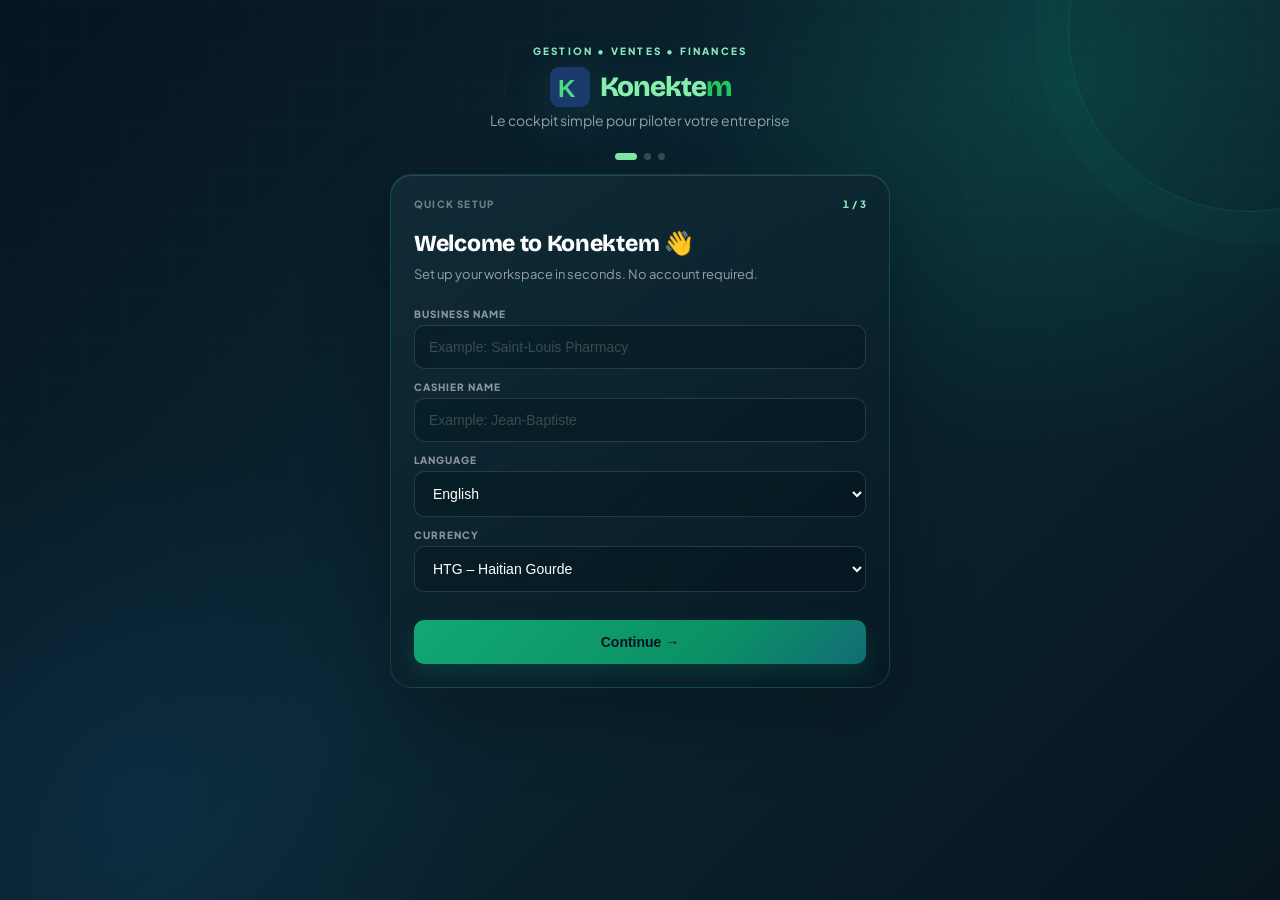
<file: app.html>
<!DOCTYPE html>
<html lang="fr">
<head>
<meta charset="UTF-8">
<meta http-equiv="Cache-Control" content="no-cache, no-store, must-revalidate">
<meta http-equiv="Pragma" content="no-cache">
<meta http-equiv="Expires" content="0">
<meta name="version" content="1778101558">
<meta name="viewport" content="width=device-width, initial-scale=1.0, maximum-scale=1.0">
<link rel="manifest" href="/manifest.json">
<meta name="theme-color" content="#16a34a">
<meta name="mobile-web-app-capable" content="yes">
<meta name="apple-mobile-web-app-status-bar-style" content="black-translucent">
<meta name="apple-mobile-web-app-title" content="Konektem">
<title>Konektem – Caisse Intelligente</title>
<link href="https://fonts.googleapis.com/css2?family=Bricolage+Grotesque:wght@500;600;700;800&family=Plus+Jakarta+Sans:wght@400;500;600;700;800&display=swap" rel="stylesheet">
<link rel="stylesheet" href="css/tokens.css">
<link rel="stylesheet" href="css/app.css">

<script src="app.js?v=1778103300" defer></script>
<link rel="icon" href="data:image/svg+xml,<svg xmlns='http://www.w3.org/2000/svg' viewBox='0 0 36 36'><rect width='36' height='36' rx='8' fill='%231a3a6b'/><text x='9' y='27' font-family='Arial Black' font-size='22' font-weight='900' fill='%234ade80'>K</text></svg>">
<link rel="apple-touch-icon" href="[data-uri]">
<meta name="apple-mobile-web-app-capable" content="yes">
<meta name="apple-mobile-web-app-status-bar-style" content="black-translucent">
<meta name="apple-mobile-web-app-title" content="Konektem">
</head>
<body>
<svg xmlns="http://www.w3.org/2000/svg" aria-hidden="true" focusable="false" style="position:absolute;width:0;height:0;overflow:hidden">
  <symbol id="kt-icon-dashboard" viewBox="0 0 24 24" fill="none" stroke="currentColor" stroke-width="1.75" stroke-linecap="round" stroke-linejoin="round"><rect x="3" y="3" width="8" height="8" rx="1.5"/><rect x="14" y="3" width="7" height="5" rx="1.5"/><rect x="14" y="11" width="7" height="10" rx="1.5"/><rect x="3" y="14" width="8" height="7" rx="1.5"/></symbol>
  <symbol id="kt-icon-cart" viewBox="0 0 24 24" fill="none" stroke="currentColor" stroke-width="1.75" stroke-linecap="round" stroke-linejoin="round"><circle cx="9" cy="20" r="1"/><circle cx="19" cy="20" r="1"/><path d="M2 3h2l2.4 11.4a2 2 0 0 0 2 1.6h9.8a2 2 0 0 0 2-1.6L22 7H5"/></symbol>
  <symbol id="kt-icon-package" viewBox="0 0 24 24" fill="none" stroke="currentColor" stroke-width="1.75" stroke-linecap="round" stroke-linejoin="round"><path d="m12 3 9 5-9 5-9-5 9-5Z"/><path d="M3 8v9l9 5 9-5V8M12 13v9m-4-17 9 5"/></symbol>
  <symbol id="kt-icon-users" viewBox="0 0 24 24" fill="none" stroke="currentColor" stroke-width="1.75" stroke-linecap="round" stroke-linejoin="round"><path d="M16 21v-2a4 4 0 0 0-4-4H8a4 4 0 0 0-4 4v2"/><circle cx="10" cy="7" r="4"/><path d="M20 21v-2a4 4 0 0 0-3-3.87M16 3.13a4 4 0 0 1 0 7.75"/></symbol>
  <symbol id="kt-icon-user" viewBox="0 0 24 24" fill="none" stroke="currentColor" stroke-width="1.75" stroke-linecap="round" stroke-linejoin="round"><circle cx="12" cy="8" r="4"/><path d="M5 21a7 7 0 0 1 14 0"/></symbol>
  <symbol id="kt-icon-wallet" viewBox="0 0 24 24" fill="none" stroke="currentColor" stroke-width="1.75" stroke-linecap="round" stroke-linejoin="round"><path d="M4 5.5A2.5 2.5 0 0 1 6.5 3H20v18H6.5A2.5 2.5 0 0 1 4 18.5z"/><path d="M4 6h13a3 3 0 0 1 3 3v2h-5a3 3 0 0 0 0 6h5"/><circle cx="15" cy="14" r=".75"/></symbol>
  <symbol id="kt-icon-chart" viewBox="0 0 24 24" fill="none" stroke="currentColor" stroke-width="1.75" stroke-linecap="round" stroke-linejoin="round"><path d="M3 3v18h18"/><path d="m7 14 4-4 4 3 6-7"/></symbol>
  <symbol id="kt-icon-settings" viewBox="0 0 24 24" fill="none" stroke="currentColor" stroke-width="1.75" stroke-linecap="round" stroke-linejoin="round"><path d="M12 8a4 4 0 1 0 0 8 4 4 0 0 0 0-8Z"/><path d="m19.4 15 .1.1 1.4 1.1-1.4 2.4-1.7-.7a8 8 0 0 1-1.8 1l-.3 1.8h-2.8l-.3-1.8a8 8 0 0 1-1.8-1l-1.7.7-1.4-2.4 1.4-1.1a8 8 0 0 1 0-2l-1.4-1.1 1.4-2.4 1.7.7a8 8 0 0 1 1.8-1l.3-1.8h2.8l.3 1.8a8 8 0 0 1 1.8 1l1.7-.7 1.4 2.4-1.4 1.1a8 8 0 0 1-.1 1.9Z"/></symbol>
  <symbol id="kt-icon-search" viewBox="0 0 24 24" fill="none" stroke="currentColor" stroke-width="1.75" stroke-linecap="round" stroke-linejoin="round"><circle cx="11" cy="11" r="7"/><path d="m20 20-4-4"/></symbol>
  <symbol id="kt-icon-menu" viewBox="0 0 24 24" fill="none" stroke="currentColor" stroke-width="1.75" stroke-linecap="round" stroke-linejoin="round"><path d="M4 6h16M4 12h16M4 18h16"/></symbol>
  <symbol id="kt-icon-receipt" viewBox="0 0 24 24" fill="none" stroke="currentColor" stroke-width="1.75" stroke-linecap="round" stroke-linejoin="round"><path d="M4 3v18l3-2 3 2 2-2 3 2 2-2 3 2V3l-3 2-3-2-2 2-3-2-3 2z"/><path d="M9 9h6m-6 4h6"/></symbol>
  <symbol id="kt-icon-clock" viewBox="0 0 24 24" fill="none" stroke="currentColor" stroke-width="1.75" stroke-linecap="round" stroke-linejoin="round"><circle cx="12" cy="12" r="9"/><path d="M12 7v5l3 2"/></symbol>
  <symbol id="kt-icon-truck" viewBox="0 0 24 24" fill="none" stroke="currentColor" stroke-width="1.75" stroke-linecap="round" stroke-linejoin="round"><path d="M3 6h11v12H3zM14 10h4l3 3v5h-7z"/><circle cx="7.5" cy="18" r="1.5"/><circle cx="18" cy="18" r="1.5"/></symbol>
  <symbol id="kt-icon-plug" viewBox="0 0 24 24" fill="none" stroke="currentColor" stroke-width="1.75" stroke-linecap="round" stroke-linejoin="round"><path d="M8 3v5m8-5v5M6 8h12v2a6 6 0 0 1-6 6v5m0-5a6 6 0 0 1-6-6z"/></symbol>
  <symbol id="kt-icon-calendar" viewBox="0 0 24 24" fill="none" stroke="currentColor" stroke-width="1.75" stroke-linecap="round" stroke-linejoin="round"><rect x="3" y="5" width="18" height="16" rx="2"/><path d="M16 3v4M8 3v4M3 10h18"/></symbol>
  <symbol id="kt-icon-scan" viewBox="0 0 24 24" fill="none" stroke="currentColor" stroke-width="1.75" stroke-linecap="round" stroke-linejoin="round"><path d="M4 8V5a1 1 0 0 1 1-1h3m8 0h3a1 1 0 0 1 1 1v3M4 16v3a1 1 0 0 0 1 1h3m8 0h3a1 1 0 0 0 1-1v-3M7 12h10M9 9v6m6-6v6"/></symbol>
  <symbol id="kt-icon-plus" viewBox="0 0 24 24" fill="none" stroke="currentColor" stroke-width="1.75" stroke-linecap="round" stroke-linejoin="round"><path d="M12 5v14M5 12h14"/></symbol>
  <symbol id="kt-icon-minus" viewBox="0 0 24 24" fill="none" stroke="currentColor" stroke-width="1.75" stroke-linecap="round" stroke-linejoin="round"><path d="M5 12h14"/></symbol>
  <symbol id="kt-icon-check" viewBox="0 0 24 24" fill="none" stroke="currentColor" stroke-width="1.75" stroke-linecap="round" stroke-linejoin="round"><path d="m5 12 4 4L19 6"/></symbol>
  <symbol id="kt-icon-close" viewBox="0 0 24 24" fill="none" stroke="currentColor" stroke-width="1.75" stroke-linecap="round" stroke-linejoin="round"><path d="m18 6-12 12M6 6l12 12"/></symbol>
  <symbol id="kt-icon-chevron-left" viewBox="0 0 24 24" fill="none" stroke="currentColor" stroke-width="1.75" stroke-linecap="round" stroke-linejoin="round"><path d="m15 18-6-6 6-6"/></symbol>
  <symbol id="kt-icon-chevron-right" viewBox="0 0 24 24" fill="none" stroke="currentColor" stroke-width="1.75" stroke-linecap="round" stroke-linejoin="round"><path d="m9 18 6-6-6-6"/></symbol>
  <symbol id="kt-icon-chevron-down" viewBox="0 0 24 24" fill="none" stroke="currentColor" stroke-width="1.75" stroke-linecap="round" stroke-linejoin="round"><path d="m6 9 6 6 6-6"/></symbol>
  <symbol id="kt-icon-more" viewBox="0 0 24 24" fill="none" stroke="currentColor" stroke-width="1.75" stroke-linecap="round" stroke-linejoin="round"><circle cx="5" cy="12" r="1"/><circle cx="12" cy="12" r="1"/><circle cx="19" cy="12" r="1"/></symbol>
  <symbol id="kt-icon-bell" viewBox="0 0 24 24" fill="none" stroke="currentColor" stroke-width="1.75" stroke-linecap="round" stroke-linejoin="round"><path d="M18 8a6 6 0 0 0-12 0c0 7-3 7-3 9h18c0-2-3-2-3-9m-8 12h4"/></symbol>
  <symbol id="kt-icon-help" viewBox="0 0 24 24" fill="none" stroke="currentColor" stroke-width="1.75" stroke-linecap="round" stroke-linejoin="round"><circle cx="12" cy="12" r="9"/><path d="M9.6 9a2.5 2.5 0 1 1 4.3 1.7c-1.1 1.1-1.9 1.4-1.9 3M12 17.5v.1"/></symbol>
  <symbol id="kt-icon-refresh" viewBox="0 0 24 24" fill="none" stroke="currentColor" stroke-width="1.75" stroke-linecap="round" stroke-linejoin="round"><path d="M20 7v5h-5M4 17v-5h5"/><path d="M5.5 9a7 7 0 0 1 11.8-2L20 12M4 12l2.7 5a7 7 0 0 0 11.8-2"/></symbol>
  <symbol id="kt-icon-printer" viewBox="0 0 24 24" fill="none" stroke="currentColor" stroke-width="1.75" stroke-linecap="round" stroke-linejoin="round"><path d="M6 9V3h12v6M6 18H4a2 2 0 0 1-2-2v-5a2 2 0 0 1 2-2h16a2 2 0 0 1 2 2v5a2 2 0 0 1-2 2h-2"/><path d="M6 14h12v7H6zM18 12h.01"/></symbol>
  <symbol id="kt-icon-logout" viewBox="0 0 24 24" fill="none" stroke="currentColor" stroke-width="1.75" stroke-linecap="round" stroke-linejoin="round"><path d="M10 17l5-5-5-5m5 5H3"/><path d="M12 3h6a2 2 0 0 1 2 2v14a2 2 0 0 1-2 2h-6"/></symbol>
  <symbol id="kt-icon-cloud" viewBox="0 0 24 24" fill="none" stroke="currentColor" stroke-width="1.75" stroke-linecap="round" stroke-linejoin="round"><path d="M20 16.2A4.5 4.5 0 0 0 18 7.5a6 6 0 0 0-11.5 1A4 4 0 0 0 7 16.5h11"/></symbol>
  <symbol id="kt-icon-wifi" viewBox="0 0 24 24" fill="none" stroke="currentColor" stroke-width="1.75" stroke-linecap="round" stroke-linejoin="round"><path d="M5 9a11 11 0 0 1 14 0M8 12a6.5 6.5 0 0 1 8 0m-5 7h.01"/></symbol>
  <symbol id="kt-icon-banknote" viewBox="0 0 24 24" fill="none" stroke="currentColor" stroke-width="1.75" stroke-linecap="round" stroke-linejoin="round"><rect x="2" y="5" width="20" height="14" rx="2"/><circle cx="12" cy="12" r="3"/><path d="M6 9h.01M18 15h.01"/></symbol>
  <symbol id="kt-icon-card" viewBox="0 0 24 24" fill="none" stroke="currentColor" stroke-width="1.75" stroke-linecap="round" stroke-linejoin="round"><rect x="2" y="5" width="20" height="14" rx="2"/><path d="M2 10h20M6 15h4"/></symbol>
  <symbol id="kt-icon-shield" viewBox="0 0 24 24" fill="none" stroke="currentColor" stroke-width="1.75" stroke-linecap="round" stroke-linejoin="round"><path d="M12 22s8-4 8-11V5l-8-3-8 3v6c0 7 8 11 8 11Z"/><path d="m9 12 2 2 4-4"/></symbol>
  <symbol id="kt-icon-alert" viewBox="0 0 24 24" fill="none" stroke="currentColor" stroke-width="1.75" stroke-linecap="round" stroke-linejoin="round"><path d="m10.3 3.9-8 14A2 2 0 0 0 4 21h16a2 2 0 0 0 1.7-3.1l-8-14a2 2 0 0 0-3.4 0Z"/><path d="M12 9v4m0 4h.01"/></symbol>
  <symbol id="kt-icon-store" viewBox="0 0 24 24" fill="none" stroke="currentColor" stroke-width="1.75" stroke-linecap="round" stroke-linejoin="round"><path d="M3 10v10h18V10M2 10l2-7h16l2 7"/><path d="M2 10a3 3 0 0 0 6 0 3 3 0 0 0 6 0 3 3 0 0 0 6 0M9 20v-6h6v6"/></symbol>
  <symbol id="kt-icon-file" viewBox="0 0 24 24" fill="none" stroke="currentColor" stroke-width="1.75" stroke-linecap="round" stroke-linejoin="round"><path d="M14 2H6a2 2 0 0 0-2 2v16a2 2 0 0 0 2 2h12a2 2 0 0 0 2-2V8z"/><path d="M14 2v6h6M8 13h8m-8 4h8"/></symbol>
  <symbol id="kt-icon-filter" viewBox="0 0 24 24" fill="none" stroke="currentColor" stroke-width="1.75" stroke-linecap="round" stroke-linejoin="round"><path d="M4 5h16M7 12h10m-7 7h4"/></symbol>
  <symbol id="kt-icon-download" viewBox="0 0 24 24" fill="none" stroke="currentColor" stroke-width="1.75" stroke-linecap="round" stroke-linejoin="round"><path d="M21 15v4a2 2 0 0 1-2 2H5a2 2 0 0 1-2-2v-4m4-5 5 5 5-5m-5 5V3"/></symbol>
  <symbol id="kt-icon-camera" viewBox="0 0 24 24" fill="none" stroke="currentColor" stroke-width="1.75" stroke-linecap="round" stroke-linejoin="round"><path d="M14 4h-4L8 7H4a2 2 0 0 0-2 2v10a2 2 0 0 0 2 2h16a2 2 0 0 0 2-2V9a2 2 0 0 0-2-2h-4z"/><circle cx="12" cy="13" r="3"/></symbol>
  <symbol id="kt-icon-globe" viewBox="0 0 24 24" fill="none" stroke="currentColor" stroke-width="1.75" stroke-linecap="round" stroke-linejoin="round"><circle cx="12" cy="12" r="9"/><path d="M3 12h18M12 3a15 15 0 0 1 0 18m0-18a15 15 0 0 0 0 18"/></symbol>
  <symbol id="kt-icon-sun" viewBox="0 0 24 24" fill="none" stroke="currentColor" stroke-width="1.75" stroke-linecap="round" stroke-linejoin="round"><circle cx="12" cy="12" r="4"/><path d="M12 2v2m0 16v2M4.93 4.93l1.42 1.42m11.3 11.3 1.42 1.42M2 12h2m16 0h2M4.93 19.07l1.42-1.42m11.3-11.3 1.42-1.42"/></symbol>
  <symbol id="kt-icon-moon" viewBox="0 0 24 24" fill="none" stroke="currentColor" stroke-width="1.75" stroke-linecap="round" stroke-linejoin="round"><path d="M20.4 15.4A8.5 8.5 0 0 1 8.6 3.6 8.5 8.5 0 1 0 20.4 15.4Z"/></symbol>
  <symbol id="kt-icon-key" viewBox="0 0 24 24" fill="none" stroke="currentColor" stroke-width="1.75" stroke-linecap="round" stroke-linejoin="round"><circle cx="8" cy="15" r="5"/><path d="m11.5 11.5 9-9 2 2-3 3 2 2-3 3-2-2-3.5 3.5"/></symbol>
  <symbol id="kt-icon-edit" viewBox="0 0 24 24" fill="none" stroke="currentColor" stroke-width="1.75" stroke-linecap="round" stroke-linejoin="round"><path d="m15 5 4 4M4 20l4.3-.9L19 8.4a2.1 2.1 0 0 0-3-3L5.3 16.1 4 20Z"/></symbol>
  <symbol id="kt-icon-trash" viewBox="0 0 24 24" fill="none" stroke="currentColor" stroke-width="1.75" stroke-linecap="round" stroke-linejoin="round"><path d="M3 6h18M8 6V4h8v2m2 0-1 14H7L6 6m4 4v6m4-6v6"/></symbol>
</svg>

<!-- ══════ ONBOARDING ══════ -->
<div id="screen-ob">
  <div class="ob-kicker">GESTION • VENTES • FINANCES</div>
  <div class="ob-logo" style="display:flex;align-items:center;justify-content:center;gap:10px;margin-bottom:4px;"><svg width="40" height="40" viewBox="0 0 40 40" xmlns="http://www.w3.org/2000/svg"><rect width="40" height="40" rx="9" fill="#1a3a6b"/><text x="8" y="30" font-family="Arial Black,sans-serif" font-size="24" font-weight="900" fill="#4ade80">K</text></svg><span style="font-size:28px;font-weight:900;letter-spacing:-1px;">Konekte<span style="color:#22c55e;">m</span></span></div>
  <div class="ob-tag">Le cockpit simple pour piloter votre entreprise</div>
  <div class="ob-dots">
    <div class="ob-dot on" id="d0"></div>
    <div class="ob-dot" id="d1"></div>
    <div class="ob-dot" id="d2"></div>
  </div>
  <div class="ob-card">
    <div class="ob-card-top"><span data-i18n="quick">CONFIGURATION RAPIDE</span><span id="ob-step-label">1 / 3</span></div>
    <!-- Étape 0 -->
    <div class="ob-step on" id="os0">
      <div class="ob-title" data-i18n="welcome">Bienvenue sur Konektem 👋</div>
      <div class="ob-sub" data-i18n="setup">Configurez votre espace en quelques secondes. Aucun compte requis.</div>
      <div class="ob-field"><label class="ob-lbl" data-i18n="shop">Nom de votre boutique</label><input class="ob-inp" id="ob-biz" placeholder="Ex: Pharmacie Saint-Louis" maxlength="40"></div>
      <div class="ob-field"><label class="ob-lbl" data-i18n="cashier">Nom du caissier</label><input class="ob-inp" id="ob-cash" placeholder="Ex: Jean-Baptiste" maxlength="30"></div>
      <div class="ob-field"><label class="ob-lbl" data-i18n="language">Langue</label><select class="ob-inp" id="ob-lang" onchange="setLanguage(this.value)" style="cursor:pointer"><option value="fr">Français</option><option value="en">English</option><option value="es">Español</option></select></div>
      <div class="ob-field"><label class="ob-lbl" data-i18n="currency">Devise</label><select class="ob-inp" id="ob-cur" style="cursor:pointer"><option value="HTG">HTG – Gourde Haïtienne</option><option value="USD">USD – Dollar Américain</option><option value="EUR">EUR – Euro</option><option value="DOP">DOP – Peso Dominicain</option></select></div>
      <button class="ob-btn" data-i18n="continue" onclick="obNext(0)">Continuer →</button>
    </div>
    <!-- Étape 1 -->
    <div class="ob-step" id="os1">
      <div class="ob-title" data-i18n="sector">Votre secteur d'activité</div>
      <div class="ob-sub" data-i18n="sectorSub">L'application s'adapte automatiquement à votre domaine.</div>
      <div class="sec-grid">
        <div class="sec-card" onclick="selSec(this,'marche')"><div class="sec-ico">🛒</div><div class="sec-name">Marché / Épicerie</div><div class="sec-desc">Alimentation, boissons, condiments</div></div>
        <div class="sec-card" onclick="selSec(this,'pharmacie')"><div class="sec-ico">💊</div><div class="sec-name">Pharmacie</div><div class="sec-desc">Médicaments, DCI, ordonnances</div></div>
        <div class="sec-card" onclick="selSec(this,'electronique')"><div class="sec-ico">📱</div><div class="sec-name">Électronique</div><div class="sec-desc">Appareils, accessoires, tech</div></div>
        <div class="sec-card" onclick="selSec(this,'restaurant')"><div class="sec-ico">🍽️</div><div class="sec-name">Restaurant</div><div class="sec-desc">Tables, commandes, menus</div></div>
        <div class="sec-card" onclick="selSec(this,'store')"><div class="sec-ico">👗</div><div class="sec-name">Boutique / Mode</div><div class="sec-desc">Vêtements, chaussures, accessoires</div></div>
        <div class="sec-card" onclick="selSec(this,'quincaillerie')"><div class="sec-ico">🔧</div><div class="sec-name">Quincaillerie</div><div class="sec-desc">Matériaux, outils, construction</div></div>
        <div class="sec-card" onclick="selSec(this,'depot')"><div class="sec-ico">🏭</div><div class="sec-name">Dépôt / Grossiste</div><div class="sec-desc">Vente en gros, distribution</div></div>
        <div class="sec-card" onclick="selSec(this,'salon')"><div class="sec-ico">✂️</div><div class="sec-name">Salon / Beauté</div><div class="sec-desc">Coiffure, manucure, soins</div></div>
        <div class="sec-card" onclick="selSec(this,'service')"><div class="sec-ico">🛠️</div><div class="sec-name">Services / Réparation</div><div class="sec-desc">Réparation, impression, tech</div></div>
      </div>
      <button class="ob-btn" id="ob-btn1" onclick="obNext(1)" disabled>Continuer →</button>
      <button class="ob-back" onclick="obBack(1)">← Retour</button>
    </div>
    <!-- Étape 2 -->
    <div class="ob-step" id="os2">
      <div class="ob-title" data-i18n="ready">Tout est prêt ! 🎉</div>
      <div class="ob-sub" id="ob-confirm"></div>
      <div style="background:rgba(34,197,94,.08);border:1px solid rgba(34,197,94,.2);border-radius:10px;padding:14px;margin-bottom:4px">
        <div id="ob-summary" style="display:flex;flex-direction:column;gap:7px"></div>
      </div>
      <div style="background:rgba(245,158,11,.1);border:1px solid rgba(245,158,11,.2);border-radius:8px;padding:10px;margin-top:10px;font-size:12px;color:rgba(255,255,255,.6);text-align:center">
        🎁 <strong style="color:#fbbf24"><span id="ob-trial-days">7</span> jours d'essai Premium gratuit</strong> inclus
      </div>
      <button class="ob-btn" data-i18n="launch" onclick="launchApp()">🚀 Lancer Konektem</button>
      <button class="ob-back" onclick="obBack(2)">← Retour</button>
    </div>
  </div>
</div>

<!-- ══════ APP ══════ -->
<div id="screen-app" style="display:none;flex-direction:column;height:100%">

  <!-- TRIAL BAR — caché par défaut, affiché par updateTrialBar() -->
  <div id="trial-bar" class="hidden">
    <div class="tb-icon">⏳</div>
    <div class="tb-text"><strong id="trial-days-txt">7 jours restants</strong> dans votre essai gratuit</div>
    <div class="tb-prog"><div class="tb-fill" id="trial-fill" style="width:100%"></div></div>
    <button class="tb-upgrade" onclick="showPremium()">⭐ Passer Premium</button>
    <button class="tb-close" onclick="document.getElementById('trial-bar').classList.add('hidden')">✕</button>
  </div>

  <!-- TOPBAR -->
  <div class="topbar">
    <div class="tb-l">
      <button class="menu-btn" type="button" data-shell-aria="openNavigation" aria-label="Ouvrir la navigation" aria-controls="sidebar" onclick="toggleSb()"><svg aria-hidden="true"><use href="#kt-icon-menu"/></svg></button>
      <div class="app-logo" style="display:flex;align-items:center;gap:7px;"><svg width="28" height="28" viewBox="0 0 28 28" xmlns="http://www.w3.org/2000/svg"><rect width="28" height="28" rx="6" fill="#1a3a6b"/><text x="6" y="21" font-family="Arial Black,sans-serif" font-size="17" font-weight="900" fill="#4ade80">K</text></svg><span style="font-family:inherit;font-weight:900;font-size:18px;letter-spacing:-0.5px;">Konekte<span style="color:#22c55e;">m</span></span></div>
      <div class="sector-pill" id="sector-pill">—</div>
    </div>
    <label class="topbar-search">
      <svg aria-hidden="true"><use href="#kt-icon-search"/></svg>
      <input id="quick-search" type="search" data-shell-placeholder="quickSearch" data-shell-aria="quickSearch" placeholder="Rechercher un article…" oninput="quickSearchProducts(this.value)" onkeydown="quickSearchKeydown(event)">
    </label>
    <div class="tb-r">
      <button class="sidebar-collapse-btn" type="button" data-shell-aria="collapseSidebar" aria-controls="sidebar" onclick="toggleSidebarCompact()"><svg aria-hidden="true"><use href="#kt-icon-chevron-left"/></svg></button>
      <button class="bo-btn" id="bo-btn" onclick="toggleBO()"><svg aria-hidden="true"><use href="#kt-icon-chart"/></svg><span data-shell-label="backOffice">Back Office</span></button>
      <button class="support-topbar-btn" type="button" onclick="showSosModal()" data-shell-aria="support"><svg aria-hidden="true"><use href="#kt-icon-help"/></svg><span data-shell-label="support">Support</span></button>
      <button id="install-app-btn" onclick="installApp()" title="Installer Konektem"><svg aria-hidden="true"><use href="#kt-icon-download"/></svg><span data-shell-label="install">Installer</span></button>
      <button id="dark-mode-btn" type="button" onclick="toggleDarkMode()" data-shell-aria="themeDark" title="Mode sombre"><svg class="theme-icon" aria-hidden="true"><use href="#kt-icon-moon"/></svg></button>
      <div class="topbar-clock" id="clock">--:--</div>
      <div class="cashier-pill" id="cashier-pill">—</div>
    </div>
  </div>

  <div class="app-body">

    <!-- SIDEBAR OVERLAY -->
    <div class="sb-ov" id="sbOv" onclick="closeSb()"></div>

    <!-- SIDEBAR -->
    <div class="sidebar" id="sidebar" role="navigation" data-shell-aria="sidebarNavigation" aria-label="Navigation de l’application">
      <div class="sb-head">
        <div class="sb-name" id="sb-biz">—</div>
        <div class="sb-sub" id="sb-cash">—</div>
        <div class="sb-sector" id="sb-sector">—</div>
      </div>
      <div class="sb-nav">
        <div class="sb-group">
          <div class="sb-group-label" data-shell-group="sales">Vente</div>
          <button type="button" class="sb-item on" aria-label="Dashboard" onclick="nav('dashboard',this)"><span class="ico"><svg><use href="#kt-icon-dashboard"/></svg></span><span data-shell-label="dashboard">Dashboard</span></button>
          <button type="button" class="sb-item" onclick="nav('vente',this)"><span class="ico"><svg><use href="#kt-icon-cart"/></svg></span><span data-i18n="sales">Vente</span></button>
          <button type="button" class="sb-item" onclick="nav('recu',this)"><span class="ico"><svg><use href="#kt-icon-receipt"/></svg></span><span data-i18n="receipts">Reçus</span></button>
          <button type="button" class="sb-item" onclick="nav('tickets',this)"><span class="ico"><svg><use href="#kt-icon-file"/></svg></span><span data-i18n="tickets">Tickets ouverts</span></button>
        </div>
        <div class="sb-group">
          <div class="sb-group-label" data-shell-group="stock">Stock</div>
          <button type="button" class="sb-item" onclick="nav('articles',this)"><span class="ico"><svg><use href="#kt-icon-package"/></svg></span><span data-i18n="products">Articles</span></button>
          <button type="button" class="sb-item" onclick="nav('integration',this)"><span class="ico"><svg><use href="#kt-icon-plug"/></svg></span><span data-shell-label="integration">Intégration boutique</span></button>
          <button type="button" class="sb-item" onclick="nav('fournisseurs',this)"><span class="ico"><svg><use href="#kt-icon-truck"/></svg></span><span data-i18n="suppliers">Fournisseurs & Achats</span></button>
          <button type="button" class="sb-item" onclick="startInventairePhysique()"><span class="ico"><svg><use href="#kt-icon-file"/></svg></span><span data-shell-label="inventory">Inventaire physique</span></button>
        </div>
        <div class="sb-group">
          <div class="sb-group-label" data-shell-group="clients">Clients</div>
          <button type="button" class="sb-item" onclick="nav('clients',this)"><span class="ico"><svg><use href="#kt-icon-users"/></svg></span><span data-i18n="clients">Clients</span></button>
          <button type="button" class="sb-item" onclick="nav('employes',this)"><span class="ico"><svg><use href="#kt-icon-user"/></svg></span><span data-i18n="team">Équipe / Caissiers</span></button>
        </div>
        <div class="sb-group">
          <div class="sb-group-label" data-shell-group="finance">Finances</div>
          <button type="button" class="sb-item" onclick="genRapportJournalier()"><span class="ico"><svg><use href="#kt-icon-chart"/></svg></span><span data-i18n="daily">Rapport journalier</span></button>
          <button type="button" class="sb-item" onclick="nav('finance',this)"><span class="ico"><svg><use href="#kt-icon-wallet"/></svg></span><span data-i18n="finance">Santé financière</span></button>
          <button type="button" class="sb-item" onclick="nav('payment-methods',this)"><span class="ico"><svg><use href="#kt-icon-card"/></svg></span><span data-payment-i18n="pageTitle">Moyens de paiement</span></button>
          <button type="button" class="sb-item" onclick="nav('monplan',this)"><span class="ico"><svg><use href="#kt-icon-clock"/></svg></span><span data-shell-label="subscription">Mon abonnement</span></button>
        </div>
        <div class="sb-group">
          <div class="sb-group-label" data-shell-group="settings">Réglages</div>
          <button type="button" class="sb-item" onclick="nav('backup',this)"><span class="ico"><svg><use href="#kt-icon-download"/></svg></span><span data-shell-label="backup">Sauvegarder / Restaurer</span></button>
          <button type="button" class="sb-item" onclick="nav('settings',this)"><span class="ico"><svg><use href="#kt-icon-settings"/></svg></span><span data-i18n="settings">Paramètres</span></button>
          <button type="button" class="sb-item" onclick="nav('fonctionnalites',this)"><span class="ico"><svg><use href="#kt-icon-dashboard"/></svg></span><span data-shell-label="features">Fonctionnalités</span></button>
          <button type="button" class="sb-item" id="sb-rembours" onclick="showRemboursement()"><span class="ico"><svg><use href="#kt-icon-refresh"/></svg></span><span data-shell-label="refund">Remboursement</span></button>
          <button type="button" class="sb-item" onclick="showBizSwitchModal()" style="color:#60a5fa;"><span class="ico"><svg><use href="#kt-icon-store"/></svg></span><span data-shell-label="switchStore">Changer de boutique</span></button>
          <button type="button" class="sb-item" onclick="fermerSession()" style="color:#f59e0b;"><span class="ico"><svg><use href="#kt-icon-clock"/></svg></span><span data-shell-label="closeShift">Fermer la session</span></button>
          <button type="button" class="sb-item" onclick="changerCaissier()" style="color:#ef4444;"><span class="ico"><svg><use href="#kt-icon-refresh"/></svg></span><span data-shell-label="switchCashier">Changer de caissier</span></button>
          <button type="button" class="sb-item" onclick="quitterSession()" style="color:#ef4444;font-weight:700;"><span class="ico"><svg><use href="#kt-icon-logout"/></svg></span><span data-shell-label="exit">Quitter / Fermer</span></button>
          <button type="button" class="sb-item support-nav-item" onclick="showSosModal()" data-shell-aria="support"><span class="ico"><svg><use href="#kt-icon-help"/></svg></span><span data-shell-label="support">Support / Problème</span></button>
        </div>
      </div>
      <div class="sb-ver">Konektem v3.0 · Haïti</div>
    </div>

    <div class="main">

      <!-- ── VENTE ── -->
      <div id="view-pos" style="display:flex;flex:1;overflow:hidden">
        <div class="pos-left">
          <div class="pos-search">
            <label class="srch">
              <svg aria-hidden="true"><use href="#kt-icon-search"/></svg>
              <input id="posQ" type="search" data-pos-placeholder="search" data-pos-aria="search" aria-label="Rechercher un article ou un code-barres" placeholder="Rechercher un article ou un code-barres…" oninput="filterProds()">
            </label>
            <button class="pos-scan-btn" type="button" onclick="openScanner()" data-pos-aria="scanner" aria-label="Scanner un code-barres" title="Scanner un code-barres">
              <svg aria-hidden="true"><use href="#kt-icon-scan"/></svg><span data-pos-text="scanner">Scanner</span>
            </button>
          </div>
          <div class="cat-bar" id="catBar"></div>
          <div class="prod-grid" id="prodGrid"></div>
        </div>
        <div class="order-panel">
          <div class="order-hdr">
            <h3><svg aria-hidden="true"><use href="#kt-icon-cart"/></svg><span data-pos-text="order">Commande</span></h3>
            <span class="order-badge" id="ordBadge">0</span>
          </div>
          <div class="order-items" id="ordItems">
            <div class="order-empty"><div class="order-empty-icon" aria-hidden="true"><svg><use href="#kt-icon-cart"/></svg></div><div class="order-empty-label" data-pos-text="emptyCart">Panier vide</div></div>
          </div>
          <div class="order-foot">
            <div class="totals">
              <div class="trow"><span data-pos-text="subtotal">Sous-total</span><span id="st">0 HTG</span></div>
              <div class="trow"><span data-pos-text="discount">Remise</span><span id="dt">0 HTG</span></div>
              <div class="trow"><span data-pos-text="tax">Taxe</span><span id="tt">0 HTG</span></div>
              <div class="trow main"><span>TOTAL</span><span class="tv" id="tot">0 HTG</span></div>
            </div>
            <div class="disc-row"><input class="disc-inp" id="discInp" type="number" data-pos-placeholder="discountPercent" data-pos-aria="discountPercent" placeholder="Remise (%)" min="0" max="100" oninput="calcTot()"></div>
            <div class="rendu-box" id="rendu-box">
              <div class="rendu-label"><svg aria-hidden="true"><use href="#kt-icon-banknote"/></svg><span data-pos-text="receivedCash">Montant reçu (espèces)</span></div>
              <div class="rendu-row">
                <input class="rendu-inp" id="renduInp" type="number" placeholder="0" data-pos-aria="cashAmount" min="0" oninput="calcRendu()" onfocus="this.select()" onkeydown="if(event.key==='Enter')checkoutCash()">
                <button class="rendu-exact" type="button" onclick="setExact()" data-pos-text="exact" data-pos-title="exactTitle" title="Saisir le montant exact">Exact</button>
                <div>
                  <div class="rendu-change-label" data-pos-text="change">Rendu</div>
                  <div class="rendu-val" id="renduVal">—</div>
                </div>
              </div>
              <button class="rendu-confirm" type="button" onclick="checkoutCash()"><svg aria-hidden="true"><use href="#kt-icon-check"/></svg><span data-pos-text="confirmCash">Confirmer paiement espèces</span></button>
            </div>
            <div class="pay-grid">
              <button class="pbtn cash" type="button" onclick="showRenduBox()"><svg aria-hidden="true"><use href="#kt-icon-banknote"/></svg><span data-pos-text="cash">Espèces</span></button>
              <button class="pbtn card" type="button" onclick="checkout('Carte')"><svg aria-hidden="true"><use href="#kt-icon-card"/></svg><span data-pos-text="card">Carte</span></button>
              <button class="pbtn moncash digital-pay-btn" id="pay-moncash" type="button" onclick="beginDigitalPayment('moncash')" style="display:none"><svg aria-hidden="true"><use href="#kt-icon-scan"/></svg><span>MonCash</span></button>
              <button class="pbtn digital-pay-btn" id="pay-natcash" type="button" onclick="beginDigitalPayment('natcash')" style="display:none"><svg aria-hidden="true"><use href="#kt-icon-scan"/></svg><span>NatCash</span></button>
              <button class="pbtn credit" type="button" onclick="checkoutCredit()"><svg aria-hidden="true"><use href="#kt-icon-file"/></svg><span data-pos-text="credit">Crédit</span></button>
            </div>
            <div class="payment-setup-hint" hidden><span data-payment-i18n="setupHint">Aucun QR actif. Configurez un QR dans Moyens de paiement.</span><span data-payment-i18n="loadError" hidden>Impossible de charger les moyens de paiement. Vérifiez le déploiement Netlify.</span><button class="btn-o" type="button" onclick="nav('payment-methods')" data-payment-i18n="settingsLink">Moyens de paiement</button><span data-payment-i18n="askOwner" hidden>Demandez au propriétaire de configurer un QR.</span></div>
            <button class="clear-btn" type="button" onclick="clearOrd()"><svg aria-hidden="true"><use href="#kt-icon-close"/></svg><span data-pos-text="clearOrder">Vider la commande</span></button>
          </div>
        </div>
      </div>

      <!-- ── DASHBOARD ── -->
      <div id="view-dashboard" class="view">
        <div class="vhdr">
          <h2><svg aria-hidden="true"><use href="#kt-icon-dashboard"/></svg><span data-shell-title="viewDashboard">Tableau de bord</span></h2>
          <div style="font-size:12px;color:var(--text2);font-weight:700;" id="dashboard-role-label">Vue Propriétaire Boutique</div>
        </div>
        <div class="vbody">
          <div class="dashboard-grid" id="dashboard-grid"></div>
          <div class="chart-card">
            <div class="sec-t"><svg aria-hidden="true"><use href="#kt-icon-chart"/></svg><span data-shell-title="recentActivity">Activité récente</span></div>
            <div id="dashboard-feed" style="display:flex;flex-direction:column;gap:8px;"></div>
          </div>
        </div>
      </div>

      <!-- ── ARTICLES ── -->
      <div id="view-articles" class="view">
        <div class="vhdr"><h2><svg aria-hidden="true"><use href="#kt-icon-package"/></svg><span data-shell-title="viewInventory">Articles</span></h2><div style="display:flex;gap:6px"><button class="btn-o" onclick="nav('integration')">🔗 Importer</button><button class="btn-g" onclick="openProdMod()">+ Nouvel Article</button></div></div>
        <div class="vbody">
          <div class="fi-row"><input class="fi" id="invQ" data-shell-placeholder="searchInventory" placeholder="Rechercher des articles…" oninput="renderInv()" style="flex:1;max-width:250px"><select class="fi" id="invCatF" onchange="renderInv()"><option value="">Toutes catégories</option></select></div>
          <table class="dtable"><thead><tr><th>Article</th><th>Catégorie</th><th>Prix vente</th><th>Coût</th><th>Stock</th><th>Source</th><th>État</th><th>Actions</th></tr></thead><tbody id="invBody"></tbody></table>
        </div>
      </div>

      <!-- ── REÇUS ── -->
      <div id="view-recu" class="view">
        <div class="vhdr"><h2>🧾 Reçus</h2><div id="recuStats" style="font-size:12px;color:var(--text2)"></div></div>
        <div class="vbody" id="recuBody"></div>
      </div>

      <!-- ── TICKETS ── -->
      <div id="view-tickets" class="view">
        <div class="vhdr"><h2>📋 Tickets Ouverts</h2><button class="btn-g" onclick="newTicket()">+ Nouveau Ticket</button></div>
        <div class="vbody" id="tickBody"></div>
      </div>

      <!-- ── CLIENTS ── -->
      <div id="view-clients" class="view">
        <div class="vhdr"><h2><svg aria-hidden="true"><use href="#kt-icon-users"/></svg><span data-shell-title="viewClients">Clients</span></h2><button class="btn-g" onclick="openClientMod()">+ Ajouter Client</button></div>
        <div class="vbody">
          <div class="fi-row"><input class="fi" id="clientQ" data-shell-placeholder="searchClients" placeholder="Rechercher un client…" oninput="renderClients()"></div>
          <table class="dtable"><thead><tr><th>Client</th><th>Téléphone</th><th>Adresse</th><th>Total Achats</th><th>Actions</th></tr></thead><tbody id="clientBody"></tbody></table>
        </div>
      </div>

      <!-- ── INTEGRATION ── -->
      <div id="view-integration" class="view">
        <div class="vhdr"><h2>🔗 Intégration Boutique</h2><span style="font-size:12px;color:var(--text2)">Importez vos produits automatiquement</span></div>
        <div class="vbody">
          <div class="ig-grid">
            <div class="ig-card" id="igc-piyay">
              <div class="ig-hdr"><div class="ig-ico">🏪</div><div><div class="ig-title">Boutique Piyay</div><div class="ig-sub">boutique-piyay.netlify.app</div></div><div id="igst-piyay" style="margin-left:auto"></div></div>
              <input class="ig-inp" id="piyay-url" placeholder="https://boutique-piyay.netlify.app/products.json" value="https://boutique-piyay.netlify.app/products.json">
              <input class="ig-inp" id="piyay-key" placeholder="Clé API (optionnel)">
              <div id="piyay-prev"></div>
              <button class="ig-btn" id="piyay-mbtn" onclick="connectSrc('piyay')">🔌 Connecter & Importer</button>
              <button class="ig-btn sec" id="piyay-rbtn" onclick="refreshSrc('piyay')" style="display:none">🔄 Actualiser</button>
              <button class="ig-btn dng" id="piyay-dbtn" onclick="disconnectSrc('piyay')" style="display:none">❌ Déconnecter</button>
              <div class="ig-info">Format JSON accepté :<br><code>{"products":[{"name":"...","price":150,"stock":10}]}</code></div>
            </div>
            <div class="ig-card">
              <div class="ig-hdr"><div class="ig-ico">🌐</div><div><div class="ig-title">URL Personnalisée</div><div class="ig-sub">Tout site avec API JSON</div></div></div>
              <input class="ig-inp" id="custom-url" placeholder="https://monsite.com/api/products.json">
              <input class="ig-inp" id="custom-name" placeholder="Nom de la boutique">
              <button class="ig-btn" onclick="connectCustom()">🔌 Connecter & Importer</button>
              <div class="ig-info">Compatible WooCommerce, Shopify, Jekyll et tout site exposant un JSON.</div>
            </div>
            <div class="ig-card">
              <div class="ig-hdr"><div class="ig-ico">📊</div><div><div class="ig-title">Importer CSV</div><div class="ig-sub">Fichier .csv depuis votre appareil</div></div></div>
              <div class="img-zone" onclick="document.getElementById('csvF').click()" style="height:65px;cursor:pointer"><div class="img-ph">📂 Cliquer pour choisir un fichier CSV<br><small>Colonnes : nom,prix,stock,categorie,cout</small></div></div>
              <input type="file" id="csvF" accept=".csv,.txt" style="display:none" onchange="handleCSV(this)">
              <div id="csvPrev"></div>
              <button class="ig-btn" id="csv-ibtn" onclick="importCSV()" style="display:none">📥 Importer les articles</button>
              <a href="#" onclick="dlCSV();return false" style="display:block;text-align:center;color:var(--accent);font-size:12px;font-weight:700;margin-top:7px">⬇️ Télécharger le modèle CSV</a>
            </div>
            <div class="ig-card">
              <div class="ig-hdr"><div class="ig-ico">✍️</div><div><div class="ig-title">Saisie Manuelle</div><div class="ig-sub">Ajouter article par article avec photo</div></div></div>
              <p style="font-size:13px;color:var(--text2);line-height:1.5;margin-bottom:11px">Ajoutez vos articles un par un avec photo réelle, prix, stock et tous les détails nécessaires.</p>
              <button class="ig-btn" onclick="openProdMod();nav('articles')">➕ Nouvel Article</button>
              <button class="ig-btn sec" onclick="nav('articles')">📦 Voir tous les articles</button>
            </div>
          </div>
          <div id="conn-srcs"></div>
        </div>
      </div>

      <!-- ── FOURNISSEURS ── -->
      <div id="view-fournisseurs" class="view">
        <div class="vhdr"><h2>🚚 Fournisseurs & Achats</h2><button class="btn-g" onclick="openFournisseurModal()">+ Ajouter fournisseur</button></div>
        <div class="vbody">
          <table class="dtable"><thead><tr><th>Fournisseur</th><th>Téléphone</th><th>Email</th><th>Total Achats</th><th>Actions</th></tr></thead><tbody id="fourn-body"></tbody></table>
        </div>
      </div>

      <!-- ── MON ABONNEMENT ── -->
      <div id="view-monplan" class="view">
        <div class="vhdr"><h2>⭐ Mon Abonnement</h2></div>
        <div class="vbody" id="monplan-body"></div>
      </div>

      <!-- ── BACKUP ── -->
      <div id="view-backup" class="view">
        <div class="vhdr"><h2>💾 Backup & Restauration</h2><span style="font-size:12px;color:var(--text2)">Protéjez vos données</span></div>
        <div class="vbody">
          <div style="background:var(--accent-l);border:1px solid var(--accent-m);border-radius:var(--rsm);padding:12px 14px;font-size:13px;color:var(--accent-d);margin-bottom:16px;line-height:1.5;">
            💡 <strong>Conseil :</strong> Faites un backup chaque semaine. Si vous changez de téléphone ou effacez le navigateur, toutes vos données seront perdues sans backup.
          </div>
          <div class="bk-grid">
            <div class="bk-card">
              <div class="bk-ico">📤</div>
              <div class="bk-title">Exporter Backup</div>
              <div class="bk-sub">Téléchargez toutes vos données (articles, ventes, clients, paramètres) en fichier JSON.</div>
              <button class="btn-g" onclick="exportBackup()" style="width:100%">⬇️ Télécharger backup</button>
              <button class="btn-o" onclick="manualCloudSync()" style="width:100%;margin-top:8px;">☁️ Sync Cloud maintenant</button>
            </div>
            <div class="bk-card">
              <div class="bk-ico">📥</div>
              <div class="bk-title">Restaurer Backup</div>
              <div class="bk-sub">Importez un fichier backup pour restaurer toutes vos données sur un nouvel appareil.</div>
              <input type="file" id="restoreFile" accept=".json" style="display:none" onchange="importBackup(this)">
              <button class="btn-o" onclick="document.getElementById('restoreFile').click()" style="width:100%">📂 Choisir fichier</button>
              <button class="btn-g" onclick="forcePullCloud()" style="width:100%;margin-top:8px;">⬇️ Charger depuis Cloud</button>
            </div>
          </div>
          <div class="set-sec" style="margin-top:14px">
            <h3>📊 Informations</h3>
            <div id="backup-info"></div>
          </div>
        </div>
      </div>

      <!-- ── SETTINGS ── -->
      <div id="view-settings" class="view">
        <div class="vhdr"><h2>⚙️ Paramètres</h2></div>
        <div class="vbody">
          <div class="set-sec"><h3>🏪 Boutique</h3>
            <div class="srow"><span class="slbl">Nom boutique</span><input class="sinp" id="s-biz" onchange="saveSet()"></div>
            <div class="srow"><span class="slbl">Caissier</span><input class="sinp" id="s-cash" onchange="saveSet()"></div>
            <div class="srow"><span class="slbl" data-i18n="language">Langue</span><select class="ssel" id="s-lang" onchange="setLanguage(this.value);saveSet()"><option value="fr">Français</option><option value="en">English</option><option value="es">Español</option></select></div>
            <div class="srow"><span class="slbl" data-i18n="currency">Devise</span><select class="ssel" id="s-cur" onchange="saveSet()"><option value="HTG">HTG – Gourde Haïtienne</option><option value="USD">USD – Dollar Américain</option><option value="EUR">EUR – Euro</option><option value="DOP">DOP – Peso Dominicain</option></select></div>
            <div class="srow"><span class="slbl">Taxe (%)</span><input class="sinp" id="s-tax" type="number" onchange="saveSet()"></div>
          </div>
          <div class="set-sec"><h3>🧾 Reçus</h3>
            <div class="srow"><span class="slbl">Message pied de page</span><input class="sinp" id="s-msg" onchange="saveSet()"></div>
            <div class="srow"><span class="slbl">Afficher reçu après vente</span><div class="tog on" id="tog-rec" onclick="togSet(this,'showReceipt')"></div></div>
          </div>
          <div class="set-sec"><h3>🗂️ Catégories</h3>
            <div class="srow"><span class="slbl">Ajouter catégorie</span><div style="display:flex;gap:6px"><input class="finp" id="newCat" placeholder="Nom catégorie" style="width:145px"><button class="btn-g" onclick="addCat()">Ajouter</button></div></div>
            <div id="catList" style="display:flex;flex-wrap:wrap;gap:6px;margin-top:9px"></div>
          </div>
          <div class="set-sec"><h3>🔔 Notifications</h3>
            <div class="srow"><span class="slbl">Alertes stock bas</span><button class="btn-o" onclick="requestNotifPermission()" style="padding:6px 12px;font-size:12px;">Activer</button></div>
            <div id="rate-display" style="display:none;font-size:13px;color:var(--accent-d);font-weight:700;padding:6px 0;"></div>
          </div>
          <div class="set-sec"><h3>⚠️ Données</h3>
            <div class="srow"><span class="slbl">Effacer toutes les données</span><button class="clear-btn" style="padding:7px 15px" onclick="resetData()">Tout effacer</button></div>
          </div>

          <!-- SÉCURITÉ PROPRIÉTAIRE -->
          <div class="set-sec" id="sec-securite">
            <h3>🔐 Sécurité Propriétaire</h3>
            <div class="fg" style="margin-bottom:10px;">
              <label class="flbl">Mot de passe écran login (👑 Accès Propriétaire)</label>
              <div style="display:flex;gap:8px;margin-top:6px;">
                <input class="finp" id="owner-pw-set" type="password"
                  placeholder="Mot de passe actuel: RIVAYO2025"
                  style="flex:1;">
                <button class="btn-g" onclick="saveOwnerPw()" style="white-space:nowrap;padding:10px 14px;">
                  💾 Changer
                </button>
              </div>
              <div style="font-size:11px;color:var(--text3);margin-top:5px;">
                Mo de passe defò: <strong>RIVAYO2025</strong> — Chanje li pou sekirite
              </div>
            </div>
          </div>

        </div>
      </div>

      <!-- ── MOYENS DE PAIEMENT ── -->
      <div id="view-payment-methods" class="view">
        <div class="vhdr"><h2>📲 <span data-payment-i18n="pageTitle">Moyens de paiement</span></h2></div>
        <div class="vbody">
          <div id="payment-methods-status" role="status" style="margin-bottom:12px;color:var(--text2);font-size:13px;"></div>
          <div class="payment-settings-grid">
            <section class="payment-method-panel" aria-labelledby="moncash-settings-title">
              <h3 id="moncash-settings-title">📱 MonCash</h3>
              <div class="fg"><label class="flbl" for="pm-moncash-account" data-payment-i18n="accountName">Nom du compte (optionnel)</label><input class="finp" id="pm-moncash-account" maxlength="120"></div>
              <div class="fg"><label class="flbl" for="pm-moncash-phone" data-payment-i18n="phoneNumber">Téléphone (optionnel)</label><input class="finp" id="pm-moncash-phone" type="tel" maxlength="40"></div>
              <div class="fg"><label class="flbl" for="pm-moncash-file" data-payment-i18n="qrImage">Image QR (PNG, JPG, WebP, 2 MB max)</label><input class="finp" id="pm-moncash-file" type="file" accept="image/png,image/jpeg,image/webp" onchange="previewPaymentQr('moncash',this)"></div>
              <img id="pm-moncash-preview" class="payment-qr-preview" alt="MonCash QR" hidden>
              <div class="srow"><span class="slbl" data-payment-i18n="active">Actif</span><div class="tog" id="pm-moncash-active" role="switch" aria-checked="false" tabindex="0" onclick="togglePaymentActive(this)" onkeydown="if(event.key===' '||event.key==='Enter'){event.preventDefault();togglePaymentActive(this)}"></div></div>
              <div style="display:flex;gap:8px;flex-wrap:wrap;margin-top:12px"><button class="btn-g" type="button" onclick="savePaymentMethod('moncash')" data-payment-i18n="save">Enregistrer</button><button class="btn-o" id="pm-moncash-delete" type="button" onclick="deletePaymentMethod('moncash')" data-payment-i18n="deleteQr" disabled>Supprimer le QR</button></div>
            </section>
            <section class="payment-method-panel" aria-labelledby="natcash-settings-title">
              <h3 id="natcash-settings-title">📲 NatCash</h3>
              <div class="fg"><label class="flbl" for="pm-natcash-account" data-payment-i18n="accountName">Nom du compte (optionnel)</label><input class="finp" id="pm-natcash-account" maxlength="120"></div>
              <div class="fg"><label class="flbl" for="pm-natcash-phone" data-payment-i18n="phoneNumber">Téléphone (optionnel)</label><input class="finp" id="pm-natcash-phone" type="tel" maxlength="40"></div>
              <div class="fg"><label class="flbl" for="pm-natcash-file" data-payment-i18n="qrImage">Image QR (PNG, JPG, WebP, 2 MB max)</label><input class="finp" id="pm-natcash-file" type="file" accept="image/png,image/jpeg,image/webp" onchange="previewPaymentQr('natcash',this)"></div>
              <img id="pm-natcash-preview" class="payment-qr-preview" alt="NatCash QR" hidden>
              <div class="srow"><span class="slbl" data-payment-i18n="active">Actif</span><div class="tog" id="pm-natcash-active" role="switch" aria-checked="false" tabindex="0" onclick="togglePaymentActive(this)" onkeydown="if(event.key===' '||event.key==='Enter'){event.preventDefault();togglePaymentActive(this)}"></div></div>
              <div style="display:flex;gap:8px;flex-wrap:wrap;margin-top:12px"><button class="btn-g" type="button" onclick="savePaymentMethod('natcash')" data-payment-i18n="save">Enregistrer</button><button class="btn-o" id="pm-natcash-delete" type="button" onclick="deletePaymentMethod('natcash')" data-payment-i18n="deleteQr" disabled>Supprimer le QR</button></div>
            </section>
          </div>
        </div>
      </div>

      <!-- ── FONCTIONNALITÉS ── -->
      <div id="view-fonctionnalites" class="view">
        <div class="vhdr"><h2>🔧 Fonctionnalités</h2></div>
        <div class="vbody">
          <div class="set-sec"><h3>Activez les fonctionnalités souhaitées</h3>
            <div class="srow"><div><div style="font-size:13px;font-weight:700">📋 Tickets ouverts</div><div style="font-size:12px;color:var(--text3)">Sauvegarder des commandes avant paiement</div></div><div class="tog on" onclick="this.classList.toggle('on')"></div></div>
            <div class="srow"><div><div style="font-size:13px;font-weight:700">⏰ Périodes de travail</div><div style="font-size:12px;color:var(--text3)">Suivi des entrées/sorties du tiroir-caisse</div></div><div class="tog" onclick="this.classList.toggle('on')"></div></div>
            <div class="srow"><div><div style="font-size:13px;font-weight:700">📧 Alertes stock faible</div><div style="font-size:12px;color:var(--text3)">Notification quand un article est presque épuisé</div></div><div class="tog on" onclick="this.classList.toggle('on')"></div></div>
            <div class="srow"><div><div style="font-size:13px;font-weight:700">🔄 Sync automatique boutique</div><div style="font-size:12px;color:var(--text3)">Actualiser les produits toutes les 30 minutes</div></div><div class="tog on" onclick="this.classList.toggle('on')"></div></div>
            <div id="f-resto" style="display:none"><div class="srow"><div><div style="font-size:13px;font-weight:700">🍽️ Options restaurant</div><div style="font-size:12px;color:var(--text3)">Sur place / À emporter / Livraison</div></div><div class="tog on" onclick="this.classList.toggle('on')"></div></div></div>
            <div id="f-pharma" style="display:none">
              <div class="srow"><div><div style="font-size:13px;font-weight:700">💊 Champs DCI / Ordonnance</div><div style="font-size:12px;color:var(--text3)">Informations spéciales médicaments</div></div><div class="tog on" onclick="this.classList.toggle('on')"></div></div>
              <div class="srow"><div><div style="font-size:13px;font-weight:700">📋 Alerte péremption</div><div style="font-size:12px;color:var(--text3)">Signaler les articles proches de l'expiration</div></div><div class="tog on" onclick="this.classList.toggle('on')"></div></div>
            </div>
          </div>
        </div>
      </div>

      <!-- ── EMPLOYÉS ── -->
      <div id="view-employes" class="view">
        <div class="vhdr">
          <h2>👥 Équipe & Caissiers</h2>
          <button class="btn-g" onclick="openEmpMod()">+ Ajouter membre</button>
        </div>
        <div class="vbody">
          <div style="background:var(--accent-l);border:1px solid var(--accent-m);border-radius:var(--rsm);padding:12px 14px;font-size:13px;color:var(--accent-d);margin-bottom:16px;line-height:1.5;">
            💡 <strong>Comment ça marche :</strong> Ajoutez les membres de votre équipe ici. Au démarrage de l'app, chaque caissier sélectionne son nom — les ventes lui seront attribuées dans les rapports.
          </div>
          <div class="emp-grid" id="empGrid"></div>
          <div class="set-sec">
            <h3>⚙️ Option de connexion</h3>
            <div class="srow">
              <span class="slbl">Demander qui travaille au démarrage</span>
              <div class="tog" id="tog-login" onclick="togSet(this,'askLogin')"></div>
            </div>
            <div class="srow">
              <span class="slbl">Demander à chaque ouverture de session</span>
              <div class="tog" id="tog-login-always" onclick="togSet(this,'askLoginAlways')"></div>
            </div>
          </div>
        </div>
      </div>

      <!-- ── BACK OFFICE ── -->
      <div id="view-backoffice" class="view">
        <div class="vhdr"><h2><svg aria-hidden="true"><use href="#kt-icon-chart"/></svg><span data-shell-title="viewBackOffice">Back Office</span></h2><span style="font-size:12px;color:var(--text2)" id="bo-date"></span></div>
        <div class="vbody">
          <div class="bo-tabs">
            <button class="bo-tab on" onclick="boTab(this,'bo-ov')">Vue Générale</button>
            <button class="bo-tab" onclick="boTab(this,'bo-vt')">Ventes</button>
            <button class="bo-tab" onclick="boTab(this,'bo-st')">Stocks</button>
            <button class="bo-tab" onclick="boTab(this,'bo-em')">Employés</button>
          </div>
          <div class="bo-panel on" id="bo-ov"><div class="kpi-grid" id="kpiGrid"></div><div class="sec-t"><svg aria-hidden="true"><use href="#kt-icon-chart"/></svg><span data-shell-title="salesLastSevenDays">Ventes – 7 derniers jours</span></div><div class="chart-card"><div class="cbars" id="cbars"></div></div><div class="sec-t"><svg aria-hidden="true"><use href="#kt-icon-package"/></svg><span data-shell-title="topProducts">Top articles</span></div><div class="top-list" id="topList"></div></div>
          <div class="bo-panel" id="bo-vt">
            <div class="fi-row">
              <select class="fi" id="bo-per" onchange="renderBoV()"><option value="today">Aujourd'hui</option><option value="week">Cette semaine</option><option value="month">Ce mois</option><option value="all" selected>Tout</option></select>
              <select class="fi" id="bo-payment-filter" onchange="renderBoV()"><option value="all" data-payment-i18n="allMethods">Tous les paiements</option><option value="cash" data-payment-i18n="cash">Espèces</option><option value="moncash">MonCash</option><option value="natcash">NatCash</option></select>
              <div class="export-bar">
                <button class="ebtn" onclick="exportSalesCSV()">⬇️ CSV</button>
                <button class="ebtn pdf" onclick="exportSalesPDF()">📄 PDF</button>
                <button class="ebtn" onclick="exportInventoryCSV()">📦 Stock CSV</button>
              </div>
            </div>
            <div id="bo-payment-totals" style="display:flex;flex-wrap:wrap;gap:8px;margin:0 0 12px;"></div>
            <table class="dtable"><thead><tr><th>#</th><th>Date</th><th>Articles</th><th>Paiement</th><th>Remise</th><th>Rendu</th><th>Total</th><th>Caissier</th></tr></thead><tbody id="boVB"></tbody></table>
          </div>
          <div class="bo-panel" id="bo-st"><div class="fi-row"><select class="fi" id="bo-stf" onchange="renderBoS()"><option value="all">Tous</option><option value="low">Stock faible</option><option value="out">Épuisé</option></select></div><table class="dtable"><thead><tr><th>Article</th><th>Catégorie</th><th>Stock</th><th>Prix coût</th><th>Prix vente</th><th>Valeur stock</th><th>État</th></tr></thead><tbody id="boSB"></tbody></table></div>
          <div class="bo-panel" id="bo-em"><table class="dtable"><thead><tr><th>Caissier</th><th>Ventes</th><th>Total</th><th>Moy./vente</th></tr></thead><tbody id="boEB"></tbody></table></div>
        </div>
      </div>

      <!-- ── SANT FINANS ── -->
      <div id="view-finance" class="view">
        <div class="vhdr"><h2><svg aria-hidden="true"><use href="#kt-icon-wallet"/></svg><span data-finance-i18n="title">Santé financière</span></h2><span style="font-size:12px;color:var(--text2)" id="finance-date"></span></div>
        <div class="vbody">
          <div class="kpi-grid" id="finance-kpis"></div>
          <div class="chart-card" style="margin-top:4px;">
            <div style="display:flex;justify-content:space-between;align-items:center;gap:8px;margin-bottom:10px;">
              <div class="sec-t" style="margin:0"><svg aria-hidden="true"><use href="#kt-icon-file"/></svg><span data-finance-i18n="summary">Résumé financier</span></div>
              <select class="fi" id="finance-period" onchange="renderFinance()"><option value="today">Aujourd’hui</option><option value="month" selected>Ce mois-ci</option><option value="all">Tout</option></select>
            </div>
            <div id="finance-summary"></div>
          </div>
          <div style="display:grid;grid-template-columns:repeat(auto-fit,minmax(300px,1fr));gap:13px;margin-top:13px;">
            <div class="chart-card" style="margin:0;">
              <div style="display:flex;justify-content:space-between;align-items:center;margin-bottom:12px;"><div class="sec-t" style="margin:0"><svg aria-hidden="true"><use href="#kt-icon-alert"/></svg><span data-finance-i18n="expenses">Dépenses</span></div><button class="btn-g" onclick="openExpenseForm()" data-finance-i18n="addExpense">+ Dépense</button></div>
              <div id="finance-expenses"></div>
            </div>
            <div class="chart-card" style="margin:0;">
              <div style="display:flex;justify-content:space-between;align-items:center;margin-bottom:12px;"><div class="sec-t" style="margin:0"><svg aria-hidden="true"><use href="#kt-icon-users"/></svg><span data-finance-i18n="payroll">Paie</span></div><button class="btn-g" onclick="openPayrollForm()" data-finance-i18n="paySalary">+ Payer un salaire</button></div>
              <div id="finance-payroll"></div>
            </div>
          </div>
          <div class="chart-card" style="margin-top:13px;">
            <div class="sec-t" style="margin:0 0 9px"><svg aria-hidden="true"><use href="#kt-icon-chart"/></svg><span data-finance-i18n="insights">Indicateurs de décision</span></div>
            <div id="finance-insights" style="font-size:13px;line-height:1.6;color:var(--text2)"></div>
          </div>
        </div>
      </div>

    </div>
  </div>
</div>

<!-- MODAL ARTICLE -->
<div class="mov" id="prodMov">
  <div class="modal">
    <h3 id="prodMTitle">Nouvel Article</h3>
    <div class="mtabs"><button class="mtab on" onclick="mtab(this,'mt0')">📝 Infos</button><button class="mtab" onclick="mtab(this,'mt1')">📷 Photo</button><div id="pharma-tab" style="display:none"><button class="mtab" onclick="mtab(this,'mt2')">💊 Pharmacie</button></div></div>
    <div class="mtp on" id="mt0">
      <div class="fg"><label class="flbl">Nom de l'article *</label><input class="finp" id="fn" placeholder="Nom de l'article"></div>
      <div class="f2"><div class="fg"><label class="flbl">Prix vente *</label><input class="finp" type="number" id="fp" placeholder="0"></div><div class="fg"><label class="flbl">Prix coût</label><input class="finp" type="number" id="fc" placeholder="0"></div></div>
      <div class="f2"><div class="fg"><label class="flbl">Stock</label><input class="finp" type="number" id="fst" placeholder="0"></div><div class="fg"><label class="flbl">Alerte stock bas</label><input class="finp" type="number" id="fls" placeholder="5"></div></div>
      <div class="fg"><label class="flbl">Catégorie</label><select class="fsel" id="fcat"></select></div>
      <div class="fg"><label class="flbl">Référence / Code-barres</label><input class="finp" id="fb" placeholder="SKU, EAN..."></div>
    </div>
    <div class="mtp" id="mt1">
      <div class="fg"><label class="flbl">Télécharger une photo depuis votre appareil</label>
        <div class="img-zone" id="imgZ" onclick="document.getElementById('fimgF').click()">
          <img id="imgPrev" style="display:none;width:100%;height:100%;object-fit:cover">
          <div class="img-ph" id="imgPh">📷 Cliquer pour choisir une photo<br><small>JPG, PNG – max 5MB · Stocké sur ImageKit</small></div>
        </div>
        <input type="file" id="fimgF" accept="image/*" style="display:none" onchange="handleImg(this)">
      </div>
      <div class="fg" style="margin-top:9px"><label class="flbl">Ou URL de la photo</label><input class="finp" id="fimgU" placeholder="https://exemple.com/photo.jpg" oninput="prevUrl()"></div>
    </div>
    <div class="mtp" id="mt2">
      <div class="pharma-box">
        <div class="fg"><label class="flbl">DCI</label><input class="finp" id="f-dci" placeholder="Ex: Paracétamol"></div>
        <div class="f2"><div class="fg"><label class="flbl">Dosage</label><input class="finp" id="f-dos" placeholder="500mg"></div><div class="fg"><label class="flbl">Forme</label><select class="fsel" id="f-for"><option value="">—</option><option>Comprimé</option><option>Gélule</option><option>Sirop</option><option>Injectable</option><option>Pommade</option><option>Gouttes</option></select></div></div>
        <div class="f2"><div class="fg"><label class="flbl">Date péremption</label><input class="finp" type="date" id="f-exp"></div><div class="fg"><label class="flbl">Ordonnance</label><select class="fsel" id="f-ord"><option value="0">Non</option><option value="1">Oui</option></select></div></div>
        <div class="fg"><label class="flbl">Laboratoire</label><input class="finp" id="f-lab" placeholder="Ex: Pfizer, Sanofi..."></div>
      </div>
    </div>
    <div class="mfooter"><button class="btn-cancel" onclick="closeMov('prodMov')">Annuler</button><button class="btn-g" onclick="saveProd()">💾 Enregistrer</button></div>
  </div>
</div>

<!-- MODAL REÇU -->
<div class="mov" id="recMov"><div class="modal" style="max-width:350px"><h3>🧾 Reçu de vente</h3><div id="recContent"></div><div class="mfooter"><button class="btn-cancel" onclick="closeMov('recMov')">Fermer</button><button class="btn-o" onclick="window.print()">🖨️ Normal</button><button class="btn-g" onclick="print80mm()">🧾 Thermique 80mm</button></div></div></div>

<!-- MODAL VENTE DETAIL -->
<div class="mov" id="saleMov"><div class="modal"><h3 id="saleMTitle">Détail Vente</h3><div id="saleMBody"></div><div class="mfooter"><button class="btn-cancel" onclick="closeMov('saleMov')">Fermer</button><button class="btn-g" onclick="recuFromSale()">🧾 Voir Reçu</button></div></div></div>

<!-- MODAL CLIENT -->
<div class="mov" id="clientMov"><div class="modal"><h3 id="clientMTitle">Nouveau Client</h3>
  <div class="f2"><div class="fg"><label class="flbl">Nom *</label><input class="finp" id="cl-n" placeholder="Nom complet"></div><div class="fg"><label class="flbl">Téléphone</label><input class="finp" id="cl-t" placeholder="509..."></div></div>
  <div class="fg"><label class="flbl">Adresse</label><input class="finp" id="cl-a" placeholder="Adresse"></div>
  <div class="fg"><label class="flbl">Note</label><input class="finp" id="cl-no" placeholder="Note sur ce client"></div>
  <div class="mfooter"><button class="btn-cancel" onclick="closeMov('clientMov')">Annuler</button><button class="btn-g" onclick="saveClient()">💾 Enregistrer</button></div>
</div></div>

<!-- MODAL EMPLOYÉ -->
<div class="mov" id="empMov">
  <div class="modal" style="max-width:520px;">
    <h3 id="empMTitle">Nouveau membre</h3>
    <div class="f2">
      <div class="fg"><label class="flbl">Nom complet *</label><input class="finp" id="emp-name" placeholder="Ex: Marie Joseph"></div>
      <div class="fg"><label class="flbl">PIN (4 chiffres) *</label><input class="finp" id="emp-pin" type="password" maxlength="4" placeholder="Ex: 1234" inputmode="numeric" oninput="this.value=this.value.replace(/[^0-9]/g,'')"></div>
    </div>
    <div class="f2">
      <div class="fg"><label class="flbl">Nom d'utilisateur</label><input class="finp" id="emp-username" placeholder="Ex: marie"></div>
      <div class="fg">
        <label class="flbl">Mot de passe dashboard</label>
        <div style="display:flex;gap:8px;align-items:center;">
          <input class="finp" id="emp-password" type="password" placeholder="Ex: Marie2025" style="flex:1;">
          <button type="button" class="btn-o" onclick="toggleEmployeePasswordView()" style="padding:8px 10px;font-size:12px;min-width:80px;">Voir</button>
        </div>
      </div>
    </div>
    <div class="f2">
      <div class="fg"><label class="flbl">Niveau d'accès</label>
        <select class="fsel" id="emp-role" onchange="onEmpRoleChange()">
          <option value="caissier">🧾 Caissier — accès limité</option>
          <option value="vendeur">🛍️ Vendeur — accès vente</option>
          <option value="gerant">👔 Gérant — accès étendu</option>
        </select>
      </div>
      <div class="fg"><label class="flbl">Téléphone</label><input class="finp" id="emp-tel" placeholder="509..."></div>
    </div>
    <!-- Permissions détaillées -->
    <div id="emp-perms-box" style="background:var(--bg);border:1px solid var(--border);border-radius:8px;padding:12px;margin-bottom:12px;">
      <div style="font-size:11px;font-weight:700;color:var(--text3);letter-spacing:.6px;margin-bottom:8px;">PERMISSIONS</div>
      <div id="emp-perms-list" style="display:grid;grid-template-columns:1fr 1fr;gap:6px;font-size:12px;"></div>
    </div>
    <div class="mfooter">
      <button class="btn-cancel" onclick="closeMov('empMov')">Annuler</button>
      <button class="btn-g" onclick="saveEmp()">💾 Enregistrer</button>
    </div>
  </div>
</div>

<!-- MODAL PREMIUM -->
<div class="mov" id="premMov">
  <div class="pm-card">
    <button class="pm-cl" onclick="closeMov('premMov')">✕</button>
    <div class="pm-bdg">⭐ PREMIUM</div>
    <div class="pm-title">Passez au niveau supérieur</div>
    <div class="pm-sub">Articles illimités · API boutique · Back Office complet</div>
    <div class="pm-plans">
      <div class="pm-plan sel" onclick="selPlan(this,'mensuel','20 USD/mois')"><div class="pm-pname">Mensuel</div><div class="pm-pprice">20 <span class="pm-pper">USD/mois</span></div></div>
      <div class="pm-plan" onclick="selPlan(this,'annuel','100 USD/an')"><div class="pm-pname">Annuel</div><div class="pm-pprice">100 <span class="pm-pper">USD/an</span></div><div class="pm-psave">💰 Économisez 140 USD</div></div>
    </div>
    <div class="pm-feats">
      <div class="pm-feat"><span class="pm-ck">✓</span> Articles et ventes illimités</div>
      <div class="pm-feat"><span class="pm-ck">✓</span> Intégration API boutique Piyay & sites</div>
      <div class="pm-feat"><span class="pm-ck">✓</span> Back Office — rapports, graphiques</div>
      <div class="pm-feat"><span class="pm-ck">✓</span> Import CSV illimité</div>
      <div class="pm-feat"><span class="pm-ck">✓</span> Photos produits illimitées</div>
      <div class="pm-feat"><span class="pm-ck">✓</span> Support prioritaire WhatsApp</div>
    </div>
    <div class="pm-note">📱 Paiement : <strong style="color:#fbbf24">MonCash</strong> oswa <strong style="color:#60a5fa">PayPal</strong></div>
    <button class="pm-btn" id="pm-btn" onclick="doPremium()">Activer Premium — 20 USD/mois →</button>
    <button class="pm-btn" id="paypal-btn" onclick="doPayPal()" style="margin-top:8px;background:#0070ba;">🅿️ Peye ak PayPal</button>
  </div>
</div>

<div class="notif" id="notif"></div>

<!-- SCAN BARCODE -->
<div class="scan-overlay hidden" id="scanOverlay">
  <!-- Header -->
  <div style="display:flex;align-items:center;justify-content:space-between;width:300px;margin-bottom:12px;">
    <div style="color:#fff;font-size:17px;font-weight:800;font-family:var(--kt-font-display);">📷 Scanner Barcode</div>
    <button onclick="closeScanner()" style="background:rgba(255,255,255,.12);border:none;color:#fff;width:30px;height:30px;border-radius:50%;cursor:pointer;font-size:16px;">✕</button>
  </div>

  <!-- Vidéo caméra -->
  <div class="scan-frame" id="scan-frame-box">
    <video id="scanVideo" autoplay playsinline muted></video>
    <div class="scan-line"></div>
  </div>

  <!-- Statut caméra -->
  <div id="scanStatus" style="font-size:12px;color:rgba(255,255,255,.4);margin-top:8px;text-align:center;"></div>

  <!-- Input manuel -->
  <div style="width:300px;margin-top:14px;">
    <div style="font-size:11px;font-weight:700;color:rgba(255,255,255,.4);letter-spacing:1px;text-align:center;margin-bottom:8px;">OU ENTREZ LE CODE MANUELLEMENT</div>
    <div style="display:flex;gap:8px;">
      <input id="scanManualInp" placeholder="Ex: 8718452023523 ou nom article"
        type="text"
        style="flex:1;background:rgba(255,255,255,.08);border:1.5px solid rgba(255,255,255,.15);border-radius:8px;padding:11px 13px;color:#fff;font-size:15px;font-family:monospace;outline:none;"
        onkeydown="if(event.key==='Enter')scanManualLookup()"
        oninput="scanLiveSearch(this.value)">
      <button onclick="scanManualLookup()" style="padding:11px 16px;background:#22c55e;border:none;border-radius:8px;color:#fff;font-size:15px;font-weight:800;cursor:pointer;">OK</button>
    </div>
  </div>

  <!-- ZONE REZILTA — toujou vizib -->
  <div id="scanResult" style="width:300px;margin-top:12px;min-height:48px;"></div>
</div>


<!-- ÉCRAN DE SÉLECTION CAISSIER -->
<div class="login-screen hidden" id="login-screen">
  <div class="login-card">
    <div class="login-logo" style="display:flex;align-items:center;gap:10px;justify-content:center;"><svg width="40" height="40" viewBox="0 0 40 40" xmlns="http://www.w3.org/2000/svg"><rect width="40" height="40" rx="9" fill="#1a3a6b"/><text x="8" y="30" font-family="Arial Black,sans-serif" font-size="24" font-weight="900" fill="#4ade80">K</text></svg><span style="font-size:24px;font-weight:900;">Konekte<span style="color:#22c55e;">m</span></span></div>
    <div class="login-sub" id="login-biz-name">Qui travaille aujourd'hui ?</div>
    <div class="cashier-list" id="cashier-list"></div>
    <button id="skip-login-btn" style="width:100%;padding:11px;border:none;border-radius:var(--rsm);background:rgba(255,255,255,.1);color:rgba(255,255,255,.6);font-size:13px;cursor:pointer;font-family:sans-serif;display:none;" onclick="skipLogin()">Continuer sans sélectionner</button>
    <!-- Bouton propriétaire toujours visible -->
    <div style="margin-top:16px;border-top:1px solid rgba(255,255,255,.1);padding-top:14px;">
      <button onclick="showOwnerLogin()" style="width:100%;padding:10px;border:1px solid rgba(255,255,255,.15);border-radius:var(--rsm);background:transparent;color:rgba(255,255,255,.4);font-size:12px;cursor:pointer;font-family:sans-serif;">
        👑 Accès Propriétaire Boutique
      </button>
    </div>
  </div>
</div>

<!-- Modal accès propriétaire -->
<div class="mov" id="ownerLoginMov" style="z-index:1100;">
  <div class="modal" style="max-width:360px;text-align:center;">
    <h3>👑 Accès Propriétaire Boutique</h3>
    <p style="font-size:13px;color:var(--text3);margin:10px 0 18px;line-height:1.6;">
      Entrez le mot de passe du propriétaire pour accéder à la gestion complète de cette boutique.
    </p>
    <div class="fg">
      <input class="finp" id="owner-pw-inp" type="password" placeholder="Mot de passe propriétaire"
        onkeydown="if(event.key==='Enter')checkOwnerPassword()">
    </div>
    <div id="owner-pw-err" style="color:var(--red);font-size:12px;min-height:18px;margin:8px 0;"></div>
    <div class="mfooter">
      <button class="btn-cancel" onclick="closeMov('ownerLoginMov')">Annuler</button>
      <button class="btn-g" onclick="checkOwnerPassword()">🔓 Accéder</button>
    </div>
    <div style="margin-top:12px;font-size:11px;color:var(--text3);">
      Mot de passe par défaut: <code style="background:var(--bg);padding:2px 6px;border-radius:4px;">RIVAYO2025</code>
    </div>
  </div>
</div>

<!-- ══════ BOTTOM NAV (mobile) ══════ -->
<nav class="bottom-nav">
  <div class="bn-items">
    <button class="bn-item on" data-shell-aria="sales" aria-label="Vente" onclick="mobileNav('vente',this)">
      <span class="bn-ico"><svg aria-hidden="true"><use href="#kt-icon-cart"/></svg></span><span data-i18n="sales">Vente</span>
    </button>
    <button class="bn-item" data-shell-aria="cart" aria-label="Panier" onclick="openCartSheet()">
      <span class="bn-ico"><svg aria-hidden="true"><use href="#kt-icon-cart"/></svg></span><span data-shell-label="cart">Panier</span>
      <span class="bn-badge" id="bn-badge" style="display:none">0</span>
    </button>
    <button class="bn-item" data-shell-aria="products" aria-label="Articles" onclick="mobileNav('articles',this)">
      <span class="bn-ico"><svg aria-hidden="true"><use href="#kt-icon-package"/></svg></span><span data-i18n="products">Articles</span>
    </button>
    <button class="bn-item" data-shell-aria="receipts" aria-label="Reçus" onclick="mobileNav('recu',this)">
      <span class="bn-ico"><svg aria-hidden="true"><use href="#kt-icon-receipt"/></svg></span><span data-i18n="receipts">Reçus</span>
    </button>
    <button class="bn-item" data-shell-aria="reports" aria-label="Rapports" onclick="mobileNav('backoffice',this)">
      <span class="bn-ico"><svg aria-hidden="true"><use href="#kt-icon-chart"/></svg></span><span data-shell-label="reports">Rapports</span>
    </button>
  </div>
</nav>

<!-- ══════ CART SHEET (mobile) ══════ -->
<div class="cart-sheet" id="cartSheet">
  <div class="cs-handle"></div>
  <div class="cs-hdr">
    <h3><svg aria-hidden="true"><use href="#kt-icon-cart"/></svg><span data-shell-label="cart">Panier</span></h3>
    <button class="cs-close" data-shell-aria="closeCart" aria-label="Fermer le panier" onclick="closeCartSheet()"><svg aria-hidden="true"><use href="#kt-icon-close"/></svg></button>
  </div>
  <div class="cs-body" id="cs-items"></div>
  <div class="cs-foot">
    <div class="totals" style="margin-bottom:10px">
      <div class="trow"><span data-pos-text="subtotal">Sous-total</span><span id="cs-st">0 HTG</span></div>
      <div class="trow main"><span>TOTAL</span><span class="tv" id="cs-tot">0 HTG</span></div>
    </div>
    <div class="rendu-box" id="rendu-box-cs">
      <div class="rendu-label"><svg aria-hidden="true"><use href="#kt-icon-banknote"/></svg><span data-pos-text="receivedCash">Montant reçu (espèces)</span></div>
      <div class="rendu-row">
        <input class="rendu-inp" id="renduInpCs" type="number" placeholder="0" data-pos-aria="cashAmount" min="0" oninput="calcRenduCs()" onfocus="this.select()" onkeydown="if(event.key==='Enter')checkoutCashMobile()">
        <button class="rendu-exact" type="button" onclick="setExactCs()" data-pos-text="exact" data-pos-title="exactTitle" title="Saisir le montant exact">Exact</button>
        <div>
          <div class="rendu-change-label" data-pos-text="change">Rendu</div>
          <div class="rendu-val" id="renduValCs">—</div>
        </div>
      </div>
      <button class="rendu-confirm" type="button" onclick="checkoutCashMobile()"><svg aria-hidden="true"><use href="#kt-icon-check"/></svg><span data-pos-text="confirmCash">Confirmer paiement espèces</span></button>
    </div>
    <div class="pay-grid">
      <button class="pbtn cash" type="button" onclick="checkoutCashMobile()"><svg aria-hidden="true"><use href="#kt-icon-banknote"/></svg><span data-pos-text="cash">Espèces</span></button>
      <button class="pbtn card" type="button" onclick="checkout('Carte');closeCartSheet()"><svg aria-hidden="true"><use href="#kt-icon-card"/></svg><span data-pos-text="card">Carte</span></button>
      <button class="pbtn moncash digital-pay-btn" id="pay-moncash-mobile" type="button" onclick="beginDigitalPayment('moncash')" style="display:none"><svg aria-hidden="true"><use href="#kt-icon-scan"/></svg><span>MonCash</span></button>
      <button class="pbtn digital-pay-btn" id="pay-natcash-mobile" type="button" onclick="beginDigitalPayment('natcash')" style="display:none"><svg aria-hidden="true"><use href="#kt-icon-scan"/></svg><span>NatCash</span></button>
      <button class="pbtn credit" type="button" onclick="checkoutCredit();closeCartSheet()"><svg aria-hidden="true"><use href="#kt-icon-file"/></svg><span data-pos-text="credit">Crédit</span></button>
    </div>
    <div class="payment-setup-hint" hidden><span data-payment-i18n="setupHint">Aucun QR actif. Configurez un QR dans Moyens de paiement.</span><span data-payment-i18n="loadError" hidden>Impossible de charger les moyens de paiement. Vérifiez le déploiement Netlify.</span><button class="btn-o" type="button" onclick="nav('payment-methods');closeCartSheet()" data-payment-i18n="settingsLink">Moyens de paiement</button><span data-payment-i18n="askOwner" hidden>Demandez au propriétaire de configurer un QR.</span></div>
    <button class="clear-btn" type="button" onclick="clearOrd();closeCartSheet()"><svg aria-hidden="true"><use href="#kt-icon-close"/></svg><span data-pos-text="clearCart">Vider le panier</span></button>
  </div>
</div>
<div id="sheet-ov" style="display:none;position:fixed;inset:0;z-index:79;background:rgba(0,0,0,.4)" onclick="closeCartSheet()"></div>

<!-- ═══════════════════════════════════════════════════════════════ -->
<!-- MODUL EKRAN KLIYAN (2e EKRAN) -->
<!-- ═══════════════════════════════════════════════════════════════ -->
<script src="customer-display.js?v=202607051300"></script>

<!-- ═══════════════════════════════════════════════════════════════ -->
<!-- MODUL SCAN BARCODE AVANSÉ -->
<!-- ═══════════════════════════════════════════════════════════════ -->
<script src="barcode-scanner.js"></script>

<!-- ═══════════════════════════════════════════════════════════════ -->
<!-- MODUL ENPRIMANT THERMIQUE -->
<!-- ═══════════════════════════════════════════════════════════════ -->
<script src="thermal-printer.js"></script>

<!-- ═══════════════════════════════════════════════════════════════ -->
<!-- MODUL PREDIKSYON STOCK -->
<!-- ═══════════════════════════════════════════════════════════════ -->
<script src="stock-prediction.js"></script>
<script>
var APP_SHELL_I18N={
  fr:{salesGroup:'Vente',stockGroup:'Stock',clientsGroup:'Clients',financeGroup:'Finances',settingsGroup:'Réglages',dashboard:'Tableau de bord',integration:'Intégration boutique',inventory:'Inventaire physique',subscription:'Mon abonnement',backup:'Sauvegarder / Restaurer',features:'Fonctionnalités',refund:'Remboursement',switchStore:'Changer de boutique',closeShift:'Fermer la session',switchCashier:'Changer de caissier',exit:'Quitter / Fermer',support:'Support / Problème',cart:'Panier',reports:'Rapports',backOffice:'Back Office',install:'Installer',quickSearch:'Rechercher un article…',sidebarNavigation:'Navigation principale',openNavigation:'Ouvrir la navigation',collapseSidebar:'Réduire la navigation',expandSidebar:'Développer la navigation',closeCart:'Fermer le panier',themeDark:'Activer le mode sombre',themeLight:'Activer le mode clair',viewDashboard:'Tableau de bord',recentActivity:'Activité récente',viewInventory:'Articles',viewClients:'Clients',viewFinance:'Santé financière',viewBackOffice:'Back Office',salesLastSevenDays:'Ventes – 7 derniers jours',topProducts:'Meilleurs articles',searchInventory:'Rechercher des articles…',searchClients:'Rechercher un client…',editProduct:'Modifier l’article',deleteProduct:'Supprimer l’article',editClient:'Modifier le client',deleteClient:'Supprimer le client'},
  en:{salesGroup:'Sales',stockGroup:'Inventory',clientsGroup:'Customers',financeGroup:'Finance',settingsGroup:'Settings',dashboard:'Dashboard',integration:'Store integration',inventory:'Stock count',subscription:'My subscription',backup:'Backup / Restore',features:'Features',refund:'Refunds',switchStore:'Switch store',closeShift:'Close session',switchCashier:'Switch cashier',exit:'Sign out',support:'Support',cart:'Cart',reports:'Reports',backOffice:'Back office',install:'Install',quickSearch:'Search products…',sidebarNavigation:'Main navigation',openNavigation:'Open navigation',collapseSidebar:'Collapse navigation',expandSidebar:'Expand navigation',closeCart:'Close cart',themeDark:'Enable dark mode',themeLight:'Enable light mode',viewDashboard:'Dashboard',recentActivity:'Recent activity',viewInventory:'Products',viewClients:'Customers',viewFinance:'Financial health',viewBackOffice:'Back office',salesLastSevenDays:'Sales — last 7 days',topProducts:'Top products',searchInventory:'Search products…',searchClients:'Search customers…',editProduct:'Edit product',deleteProduct:'Delete product',editClient:'Edit customer',deleteClient:'Delete customer'},
  es:{salesGroup:'Ventas',stockGroup:'Inventario',clientsGroup:'Clientes',financeGroup:'Finanzas',settingsGroup:'Ajustes',dashboard:'Panel',integration:'Integración de tienda',inventory:'Conteo de inventario',subscription:'Mi suscripción',backup:'Copia / Restaurar',features:'Funciones',refund:'Reembolsos',switchStore:'Cambiar de tienda',closeShift:'Cerrar sesión',switchCashier:'Cambiar de cajero',exit:'Salir',support:'Soporte',cart:'Carrito',reports:'Informes',backOffice:'Back office',install:'Instalar',quickSearch:'Buscar productos…',sidebarNavigation:'Navegación principal',openNavigation:'Abrir navegación',collapseSidebar:'Contraer navegación',expandSidebar:'Expandir navegación',closeCart:'Cerrar carrito',themeDark:'Activar modo oscuro',themeLight:'Activar modo claro',viewDashboard:'Panel',recentActivity:'Actividad reciente',viewInventory:'Productos',viewClients:'Clientes',viewFinance:'Salud financiera',viewBackOffice:'Back office',salesLastSevenDays:'Ventas — últimos 7 días',topProducts:'Productos principales',searchInventory:'Buscar productos…',searchClients:'Buscar clientes…',editProduct:'Editar producto',deleteProduct:'Eliminar producto',editClient:'Editar cliente',deleteClient:'Eliminar cliente'}
};
var APP_POS_I18N={
  fr:{search:'Rechercher un article ou un code-barres…',scanner:'Scanner un code-barres',order:'Commande',emptyCart:'Panier vide',subtotal:'Sous-total',discount:'Remise',tax:'Taxe',discountPercent:'Remise (%)',receivedCash:'Montant reçu (espèces)',cashAmount:'Montant reçu',exact:'Exact',exactTitle:'Saisir le montant exact',change:'Rendu',confirmCash:'Confirmer paiement espèces',cash:'Espèces',card:'Carte',credit:'Crédit',clearOrder:'Vider la commande',clearCart:'Vider le panier',noProducts:'Aucun article trouvé.',soldOut:'Épuisé',lowStock:'Bas',removeItem:'Retirer cet article',decrease:'Réduire la quantité',increase:'Augmenter la quantité'},
  en:{search:'Search products or barcode…',scanner:'Scan a barcode',order:'Order',emptyCart:'Your cart is empty',subtotal:'Subtotal',discount:'Discount',tax:'Tax',discountPercent:'Discount (%)',receivedCash:'Cash received',cashAmount:'Cash received',exact:'Exact',exactTitle:'Enter the exact amount',change:'Change',confirmCash:'Confirm cash payment',cash:'Cash',card:'Card',credit:'Credit',clearOrder:'Clear order',clearCart:'Clear cart',noProducts:'No products found.',soldOut:'Out of stock',lowStock:'Low stock',removeItem:'Remove this item',decrease:'Decrease quantity',increase:'Increase quantity'},
  es:{search:'Buscar artículo o código de barras…',scanner:'Escanear un código de barras',order:'Pedido',emptyCart:'El carrito está vacío',subtotal:'Subtotal',discount:'Descuento',tax:'Impuesto',discountPercent:'Descuento (%)',receivedCash:'Efectivo recibido',cashAmount:'Efectivo recibido',exact:'Exacto',exactTitle:'Introducir el importe exacto',change:'Cambio',confirmCash:'Confirmar pago en efectivo',cash:'Efectivo',card:'Tarjeta',credit:'Crédito',clearOrder:'Vaciar el pedido',clearCart:'Vaciar el carrito',noProducts:'No se encontraron artículos.',soldOut:'Agotado',lowStock:'Stock bajo',removeItem:'Eliminar este artículo',decrease:'Reducir cantidad',increase:'Aumentar cantidad'}
};
function posIcon(name){
  return '<svg aria-hidden="true" focusable="false"><use href="#kt-icon-'+name+'"/></svg>';
}
function applyPosLanguage(){
  var language=document.documentElement.lang||'fr';
  var copy=APP_POS_I18N[language]||APP_POS_I18N.fr;
  document.querySelectorAll('[data-pos-text]').forEach(function(el){
    var key=el.getAttribute('data-pos-text');
    if(copy[key])el.textContent=copy[key];
  });
  document.querySelectorAll('[data-pos-placeholder]').forEach(function(el){
    var key=el.getAttribute('data-pos-placeholder');
    if(copy[key])el.setAttribute('placeholder',copy[key]);
  });
  document.querySelectorAll('[data-pos-aria]').forEach(function(el){
    var key=el.getAttribute('data-pos-aria');
    if(copy[key])el.setAttribute('aria-label',copy[key]);
  });
  document.querySelectorAll('[data-pos-title]').forEach(function(el){
    var key=el.getAttribute('data-pos-title');
    if(copy[key])el.setAttribute('title',copy[key]);
  });
  document.querySelectorAll('.pc-badge.out').forEach(function(el){el.textContent=copy.soldOut;});
  document.querySelectorAll('.pc-badge.low').forEach(function(el){el.textContent=copy.lowStock;});
  document.querySelectorAll('#prodGrid > div[style*="grid-column"]').forEach(function(el){
    el.classList.add('no-products');
    el.textContent=copy.noProducts;
  });
  document.querySelectorAll('.qb[data-pos-action]').forEach(function(el){
    el.setAttribute('aria-label',copy[el.dataset.posAction]);
    el.title=el.getAttribute('aria-label');
  });
  document.querySelectorAll('.oi-del').forEach(function(el){
    el.setAttribute('aria-label',copy.removeItem);
    el.title=copy.removeItem;
  });
}
function decoratePosMarkup(){
  document.querySelectorAll('#prodGrid .pc-img .ni').forEach(function(el){
    el.innerHTML=posIcon('package');
    el.setAttribute('aria-hidden','true');
  });
  document.querySelectorAll('#prodGrid .pcard').forEach(function(el){
    var name=el.querySelector('.pc-name');
    var unavailable=el.classList.contains('out');
    el.setAttribute('role','button');
    el.setAttribute('tabindex',unavailable?'-1':'0');
    el.setAttribute('aria-disabled',unavailable?'true':'false');
    if(name)el.setAttribute('aria-label',name.textContent.trim());
    if(!el.dataset.posKeyboardBound){
      el.dataset.posKeyboardBound='1';
      el.addEventListener('keydown',function(event){
        if(event.key==='Enter'||event.key===' '){event.preventDefault();el.click();}
      });
    }
  });
  document.querySelectorAll('.oi-img').forEach(function(el){
    if(!el.querySelector('img'))el.innerHTML=posIcon('package');
  });
  document.querySelectorAll('#ordItems .order-empty').forEach(function(el){
    el.innerHTML='<div class="order-empty-icon" aria-hidden="true">'+posIcon('cart')+'</div><div class="order-empty-label" data-pos-text="emptyCart"></div>';
  });
  document.querySelectorAll('#cs-items > div[style*="text-align:center"]').forEach(function(el){
    el.className='cart-empty';
    el.removeAttribute('style');
    el.innerHTML=posIcon('cart')+'<span data-pos-text="emptyCart"></span>';
  });
  document.querySelectorAll('.qb').forEach(function(el){
    var action=el.dataset.posAction||(el.textContent.trim()==='−'?'decrease':'increase');
    var copy=APP_POS_I18N[document.documentElement.lang||'fr']||APP_POS_I18N.fr;
    el.dataset.posAction=action;
    el.innerHTML=posIcon(action==='decrease'?'minus':'plus');
    el.setAttribute('aria-label',copy[action]);
    el.title=el.getAttribute('aria-label');
  });
  document.querySelectorAll('.oi-del').forEach(function(el){
    var copy=APP_POS_I18N[document.documentElement.lang||'fr']||APP_POS_I18N.fr;
    el.innerHTML=posIcon('close');
    el.setAttribute('role','button');
    el.setAttribute('tabindex','0');
    el.setAttribute('aria-label',copy.removeItem);
    if(!el.dataset.posKeyboardBound){
      el.dataset.posKeyboardBound='1';
      el.addEventListener('keydown',function(event){
        if(event.key==='Enter'||event.key===' '){event.preventDefault();el.click();}
      });
    }
  });
  applyPosLanguage();
}
function stripLeadingIconText(value){
  return value.replace(/^\s*(?:💵|💸|💼|💰|👥|📈|📊|📦|🛒|🔴|🕒|📅|✅|⚠️)\s*/,'');
}
function decorateTextNodeIcon(element,name){
  var node=Array.prototype.slice.call(element.childNodes).find(function(child){
    return child.nodeType===3&&stripLeadingIconText(child.textContent)!==child.textContent;
  });
  if(!node)return;
  node.textContent=stripLeadingIconText(node.textContent);
  var icon=document.createElement('span');
  icon.className='data-icon';
  icon.innerHTML=posIcon(name);
  element.insertBefore(icon,node);
}
function decorateTableActions(){
  var copy=APP_SHELL_I18N[document.documentElement.lang]||APP_SHELL_I18N.fr;
  [['#invBody','editProduct','deleteProduct'],['#clientBody','editClient','deleteClient']].forEach(function(entry){
    document.querySelectorAll(entry[0]+' .abt').forEach(function(button){
      var isDelete=button.classList.contains('del');
      var label=copy[isDelete?entry[2]:entry[1]];
      button.innerHTML=posIcon(isDelete?'trash':'edit');
      button.setAttribute('aria-label',label);
      button.title=label;
    });
  });
  document.querySelectorAll('#invBody td:first-child span[style*="font-size:18px"]').forEach(function(el){
    el.innerHTML=posIcon('package');
    el.setAttribute('aria-hidden','true');
  });
}
function isNegativeAppValue(element){
  if(!element)return false;
  var color=getComputedStyle(element).color.replace(/\s/g,'');
  return color==='rgb(239,68,68)'||color==='rgb(200,61,66)';
}
function decorateFinanceMarkup(){
  var kpiIcons=['wallet','alert','users','chart'];
  var tones=['var(--kt-emerald-500)','var(--kt-amber-600)','var(--kt-blue-700)'];
  document.querySelectorAll('#finance-kpis .kpi').forEach(function(card,index){
    var label=card.querySelector('.kpi-lbl');
    var value=card.querySelector('.kpi-val');
    var negative=index===3&&isNegativeAppValue(value);
    if(label&&!label.querySelector('svg')){
      label.textContent=stripLeadingIconText(label.textContent).trim();
      label.insertAdjacentHTML('afterbegin',posIcon(kpiIcons[index]||'chart'));
    }
    if(value){
      value.style.color=negative?'var(--kt-red-600)':(index===1?'var(--kt-amber-600)':index===2?'var(--kt-blue-700)':'var(--kt-emerald-600)');
    }
    card.style.borderLeftColor=negative?'var(--kt-red-600)':(tones[index]||'var(--kt-emerald-500)');
  });
  document.querySelectorAll('#finance-summary .trow').forEach(function(row,index){
    var value=row.querySelector('strong');
    if(!value)return;
    var negative=index===5&&isNegativeAppValue(value);
    value.style.color=negative?'var(--kt-red-600)':index===0||index===5?'var(--kt-emerald-600)':index===1?'var(--kt-blue-700)':index===3?'var(--kt-amber-600)':index===4?'var(--kt-blue-700)':'';
  });
  document.querySelectorAll('#finance-expenses > div > strong').forEach(function(el){el.style.color='var(--kt-amber-600)';});
  document.querySelectorAll('#finance-payroll > div > strong').forEach(function(el){el.style.color='var(--kt-blue-700)';});
  var insights=document.getElementById('finance-insights');
  if(insights){
    var text=insights.textContent.trim();
    var icon=text.indexOf('⚠️')===0?'alert':'chart';
    var cleaned=stripLeadingIconText(text);
    if(cleaned!==text){
      insights.textContent=cleaned;
      insights.insertAdjacentHTML('afterbegin',posIcon(icon));
      insights.classList.add('finance-insight');
    }
  }
}
function decorateBackOfficeMarkup(){
  var date=document.getElementById('bo-date');
  if(date)decorateTextNodeIcon(date,'calendar');
  var tones=['var(--kt-emerald-500)','var(--kt-amber-600)','var(--kt-blue-700)','var(--kt-red-600)'];
  var icons=['wallet','package','chart','package'];
  document.querySelectorAll('#kpiGrid > div').forEach(function(card,index){
    var label=card.children[0],value=card.children[1];
    if(label&&!label.querySelector('svg')){
      label.textContent=stripLeadingIconText(label.textContent).trim();
      label.insertAdjacentHTML('afterbegin',posIcon(icons[index]||'chart'));
      label.classList.add('bo-kpi-label');
    }
    var negative=index===2&&isNegativeAppValue(value);
    if(value)value.style.color=negative?'var(--kt-red-600)':(tones[index]||'var(--kt-emerald-500)');
    card.style.background='var(--surface)';
    card.style.border='1px solid var(--border)';
    card.style.borderLeft='4px solid '+(negative?'var(--kt-red-600)':(tones[index]||'var(--kt-emerald-500)'));
    card.style.borderRadius='var(--r)';
    card.style.boxShadow='var(--sh)';
  });
  var summary=document.getElementById('bo-summary');
  if(summary){
    var labels=summary.querySelectorAll('tbody tr td:first-child');
    [['wallet'],['package'],['chart']].forEach(function(entry,index){
      if(labels[index]){
        var target=labels[index].querySelector('strong')||labels[index];
        decorateTextNodeIcon(target,entry[0]);
      }
    });
    var statIcons=['chart','package','alert'];
    summary.querySelectorAll(':scope > div:nth-child(2) > div').forEach(function(card,index){
      if(card.firstElementChild)decorateTextNodeIcon(card.firstElementChild,statIcons[index]||'chart');
    });
  }
  document.querySelectorAll('#topList .tp-img').forEach(function(el){
    if(!el.querySelector('img'))el.innerHTML=posIcon('package');
  });
  document.querySelectorAll('#boSB td:first-child').forEach(function(cell){
    Array.prototype.slice.call(cell.childNodes).forEach(function(node){
      if(node.nodeType===3)node.remove();
    });
    if(!cell.querySelector('.data-icon')){
      var icon=document.createElement('span');
      icon.className='data-icon';
      icon.setAttribute('aria-hidden','true');
      icon.innerHTML=posIcon('package');
      cell.insertBefore(icon,cell.firstChild);
    }
  });
}
function decorateDashboardMarkup(){
  document.querySelectorAll('#dashboard-feed *').forEach(function(element){
    if(element.childElementCount===0&&element.textContent.trim().indexOf('🕒')===0)decorateTextNodeIcon(element,'clock');
  });
}
function wrapPosRenderer(name){
  var original=window[name];
  if(typeof original!=='function')throw new Error('POS UI adapter requires '+name+'()');
  if(original.posUiWrapped)return;
  var wrapped=function(){
    var result=original.apply(this,arguments);
    decoratePosMarkup();
    return result;
  };
  wrapped.posUiWrapped=true;
  window[name]=wrapped;
}
function wrapAppRenderer(name,decorate){
  var original=window[name];
  if(typeof original!=='function')throw new Error('App UI adapter requires '+name+'()');
  if(original.appUiWrapped)return;
  var wrapped=function(){
    var result=original.apply(this,arguments);
    decorate();
    return result;
  };
  wrapped.appUiWrapped=true;
  window[name]=wrapped;
}
function applyAppShellLanguage(language){
  var lang=APP_SHELL_I18N[language]?language:'fr';
  var copy=APP_SHELL_I18N[lang];
  document.querySelectorAll('[data-shell-group]').forEach(function(el){
    var key=el.getAttribute('data-shell-group');
    if(copy[key+'Group'])el.textContent=copy[key+'Group'];
  });
  document.querySelectorAll('[data-shell-label]').forEach(function(el){
    var key=el.getAttribute('data-shell-label');
    if(copy[key])el.textContent=copy[key];
  });
  document.querySelectorAll('[data-shell-placeholder]').forEach(function(el){
    var key=el.getAttribute('data-shell-placeholder');
    if(copy[key])el.setAttribute('placeholder',copy[key]);
  });
  document.querySelectorAll('[data-shell-title]').forEach(function(el){
    var key=el.getAttribute('data-shell-title');
    if(copy[key])el.textContent=copy[key];
  });
  document.querySelectorAll('[data-shell-aria]').forEach(function(el){
    var key=el.getAttribute('data-shell-aria');
    if(el.classList.contains('sidebar-collapse-btn'))key=document.body.classList.contains('sidebar-compact')?'expandSidebar':'collapseSidebar';
    if(el.id==='dark-mode-btn')key=document.body.classList.contains('dark-mode')?'themeLight':'themeDark';
    if(copy[key])el.setAttribute('aria-label',copy[key]);
  });
  document.querySelectorAll('.sb-item').forEach(function(el){el.setAttribute('aria-label',el.textContent.trim());});
  var themeButton=document.getElementById('dark-mode-btn');
  document.documentElement.setAttribute('data-theme',document.body.classList.contains('dark-mode')?'dark':'light');
  if(themeButton){
    var dark=document.body.classList.contains('dark-mode');
    themeButton.innerHTML='<svg class="theme-icon" aria-hidden="true"><use href="#kt-icon-'+(dark?'sun':'moon')+'"/></svg>';
    themeButton.title=copy[dark?'themeLight':'themeDark'];
  }
  var collapseButton=document.querySelector('.sidebar-collapse-btn');
  if(collapseButton){
    var compact=document.body.classList.contains('sidebar-compact');
    collapseButton.innerHTML='<svg aria-hidden="true"><use href="#kt-icon-chevron-'+(compact?'right':'left')+'"/></svg>';
    collapseButton.title=copy[compact?'expandSidebar':'collapseSidebar'];
  }
  var cartClose=document.querySelector('.cs-close');
  if(cartClose)cartClose.title=copy.closeCart;
  decorateTableActions();
}
function toggleSidebarCompact(){
  var compact=document.body.classList.toggle('sidebar-compact');
  localStorage.setItem('konektem_sidebar_compact',compact?'1':'0');
  applyAppShellLanguage(document.documentElement.lang||'fr');
}
function quickSearchProducts(query){
  var posSearch=document.getElementById('posQ');
  if(!posSearch)return;
  posSearch.value=query;
  if(query.trim()&&document.getElementById('view-pos').style.display==='none'){
    var saleNav=Array.prototype.find.call(document.querySelectorAll('.sb-item'),function(item){
      return item.getAttribute('onclick')==="nav('vente',this)";
    });
    nav('vente',saleNav);
  }
  filterProds();
}
function quickSearchKeydown(event){
  if(event.key==='Enter')event.preventDefault();
  if(event.key==='Escape'){
    event.target.value='';
    quickSearchProducts('');
  }
}
document.addEventListener('DOMContentLoaded',function(){
  document.body.classList.toggle('sidebar-compact',localStorage.getItem('konektem_sidebar_compact')==='1');
  var originalApplyLanguage=window.applyLanguage;
  if(typeof originalApplyLanguage==='function'){
    window.applyLanguage=function(){
      originalApplyLanguage();
      applyAppShellLanguage(document.documentElement.lang||'fr');
      applyPosLanguage();
    };
  }
  ['renderProds','renderCart','renderCartSheet'].forEach(wrapPosRenderer);
  wrapAppRenderer('renderDashboard',decorateDashboardMarkup);
  wrapAppRenderer('renderInv',decorateTableActions);
  wrapAppRenderer('renderClients',decorateTableActions);
  wrapAppRenderer('renderFinance',decorateFinanceMarkup);
  wrapAppRenderer('renderBO',decorateBackOfficeMarkup);
  wrapAppRenderer('renderBoS',decorateBackOfficeMarkup);
  decoratePosMarkup();
  decorateTableActions();
  var originalInitDarkMode=window.initDarkMode;
  if(typeof originalInitDarkMode==='function'){
    window.initDarkMode=function(){
      originalInitDarkMode();
      applyAppShellLanguage(document.documentElement.lang||'fr');
    };
  }
  var originalToggleDarkMode=window.toggleDarkMode;
  if(typeof originalToggleDarkMode==='function'){
    window.toggleDarkMode=function(){
      originalToggleDarkMode();
      applyAppShellLanguage(document.documentElement.lang||'fr');
    };
  }
  applyAppShellLanguage(document.documentElement.lang||'fr');
});
</script>

</body>
</html>
</file>
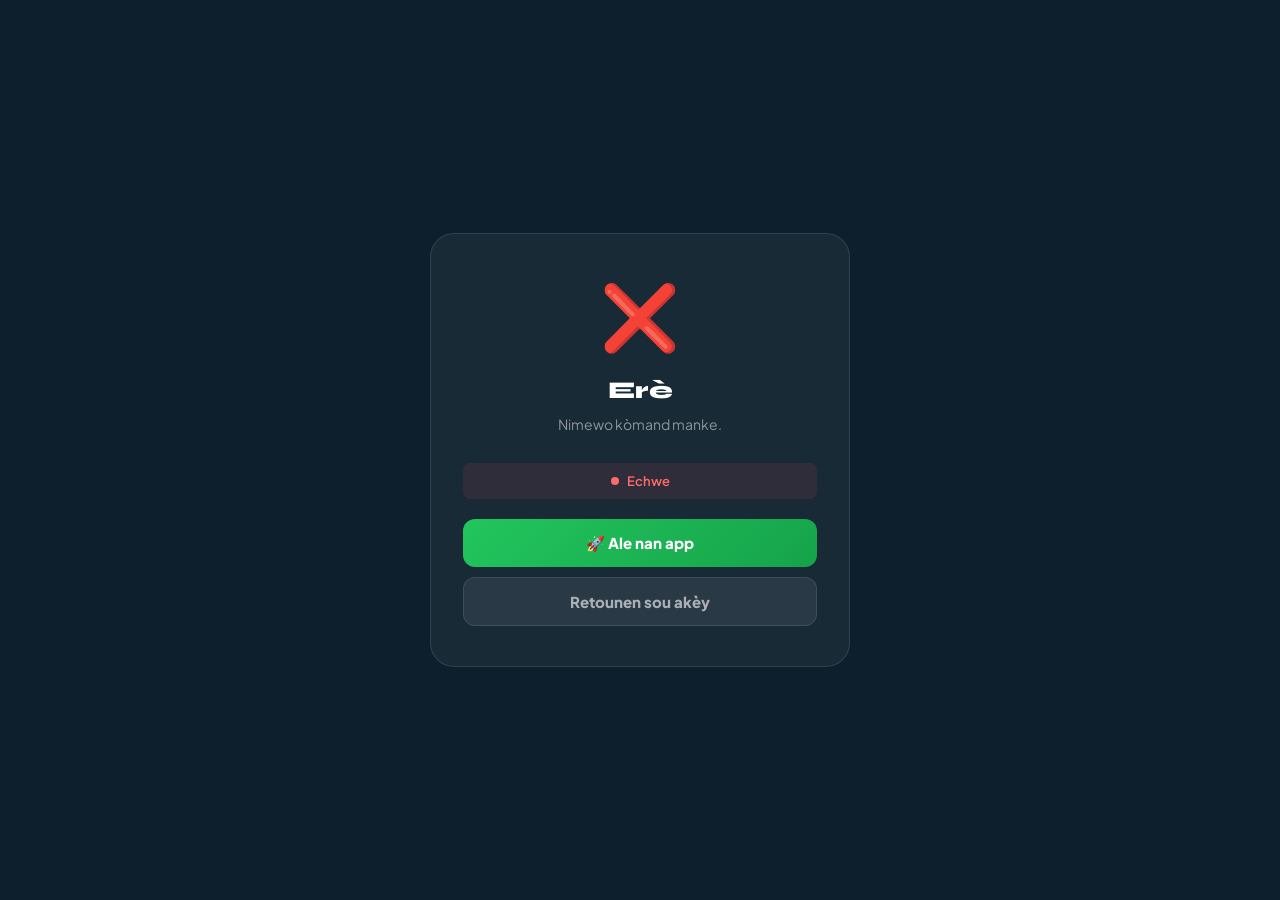
<file: payment-return.html>
<!DOCTYPE html>
<html lang="fr">
<head>
<meta charset="UTF-8">
<meta name="viewport" content="width=device-width, initial-scale=1.0">
<title>Peman — Konektem</title>
<link href="https://fonts.googleapis.com/css2?family=Plus+Jakarta+Sans:wght@400;600;700;800&family=Syne:wght@800&display=swap" rel="stylesheet">
<style>
*{box-sizing:border-box;margin:0;padding:0;}
body{font-family:'Plus Jakarta Sans',sans-serif;background:#0D1F2D;color:#fff;min-height:100vh;display:flex;align-items:center;justify-content:center;padding:20px;}
.card{background:rgba(255,255,255,.05);border:1px solid rgba(255,255,255,.1);border-radius:24px;padding:40px 32px;width:100%;max-width:420px;text-align:center;}
.ico{font-size:64px;margin-bottom:20px;}
.title{font-family:'Syne',sans-serif;font-size:24px;font-weight:800;margin-bottom:8px;}
.sub{font-size:14px;color:rgba(255,255,255,.5);margin-bottom:28px;line-height:1.6;}
.btn{display:inline-flex;align-items:center;gap:8px;padding:14px 28px;border-radius:12px;font-size:15px;font-weight:800;cursor:pointer;border:none;font-family:'Plus Jakarta Sans',sans-serif;text-decoration:none;transition:all .2s;}
.btn-g{background:linear-gradient(135deg,#22c55e,#16a34a);color:#fff;width:100%;justify-content:center;margin-bottom:10px;}
.btn-g:hover{transform:translateY(-2px);}
.btn-o{background:rgba(255,255,255,.07);color:rgba(255,255,255,.6);border:1px solid rgba(255,255,255,.1);width:100%;justify-content:center;}
.status{display:flex;align-items:center;justify-content:center;gap:8px;font-size:13px;font-weight:600;padding:10px 16px;border-radius:8px;margin-bottom:20px;}
.status.checking{background:rgba(255,190,0,.1);color:#fbbf24;}
.status.success{background:rgba(34,197,94,.1);color:#4ade80;}
.status.failed{background:rgba(255,71,87,.1);color:#ff6b6b;}
.dot{width:8px;height:8px;border-radius:50%;background:currentColor;}
.spinner{width:20px;height:20px;border:2px solid rgba(255,190,0,.3);border-top-color:#fbbf24;border-radius:50%;animation:spin .8s linear infinite;}
@keyframes spin{to{transform:rotate(360deg)}}
.detail{background:rgba(255,255,255,.04);border-radius:10px;padding:14px;margin-bottom:20px;text-align:left;}
.detail-row{display:flex;justify-content:space-between;font-size:13px;padding:5px 0;}
.detail-row span:first-child{color:rgba(255,255,255,.4);}
.detail-row span:last-child{font-weight:600;}
</style>
</head>
<body>
<div class="card">
  <div id="ico" class="ico">⏳</div>
  <div id="title" class="title">Verifikasyon peman...</div>
  <div id="sub" class="sub">Tanpri tann pandan n ap verifye peman ou a.</div>
  <div id="status" class="status checking">
    <div class="spinner"></div>
    Verifikasyon an kous...
  </div>
  <div id="detail" class="detail" style="display:none"></div>
  <div id="actions" style="display:none">
    <a href="/app.html" class="btn btn-g" id="app-btn">🚀 Ale nan app</a>
    <a href="/index.html" class="btn btn-o">Retounen sou akèy</a>
  </div>
</div>

<script>
// Jwenn params URL
var params = new URLSearchParams(window.location.search);
var orderId = params.get('order') || params.get('token') || '';
var email   = params.get('email') || '';
var plan    = params.get('plan')  || 'mensuel';
var provider = params.get('provider') || 'moncash';

function setUI(type, ico, title, sub, statusTxt){
  document.getElementById('ico').textContent   = ico;
  document.getElementById('title').textContent = title;
  document.getElementById('sub').textContent   = sub;
  var st = document.getElementById('status');
  st.className = 'status ' + type;
  st.innerHTML = type === 'checking'
    ? '<div class="spinner"></div>' + statusTxt
    : '<div class="dot"></div>' + statusTxt;
}

function showDetail(orderId, plan, amount){
  var el = document.getElementById('detail');
  el.style.display = 'block';
  el.innerHTML = [
    '<div class="detail-row"><span>Nimewo kòmand</span><span>' + orderId + '</span></div>',
    '<div class="detail-row"><span>Plan</span><span>' + (plan === 'annuel' ? 'Annuel' : 'Mensuel') + '</span></div>',
    amount ? '<div class="detail-row"><span>Montan</span><span>$' + Number(amount).toLocaleString('en-US') + ' USD</span></div>' : '',
    '<div class="detail-row"><span>Méthode</span><span>' + (provider === 'paypal' ? 'PayPal' : 'MonCash') + '</span></div>',
    '<div class="detail-row"><span>Date</span><span>' + new Date().toLocaleDateString('fr-FR') + '</span></div>',
  ].join('');
}

// Verifye peman via Netlify Function
async function verifyPayment(){
  if(!orderId){
    setUI('failed','❌','Erè','Nimewo kòmand manke.',  'Echwe');
    document.getElementById('actions').style.display = 'block';
    return;
  }

  try {
    var functionName = provider === 'paypal' ? 'paypal-payment' : 'moncash-payment';
    var action = provider === 'paypal' ? 'capture' : 'verify';
    var resp = await fetch('/.netlify/functions/' + functionName + '?action=' + action, {
      method: 'POST',
      headers: { 'Content-Type': 'application/json' },
      body: JSON.stringify({ orderId, email, plan, paypalOrderId: params.get('token') || orderId })
    });
    var data = await resp.json();

    if(data.success && data.status === 'confirmed'){
      // Peman konfime!
      setUI('success','✅','Peman konfime!','Plan Premium ou aktive. Ou ka kòmanse itilize Konektem kounye a.','Peman konfime');
      showDetail(orderId, plan, null);

      // Aktive Premium nan localStorage tou
      try {
        var stored = localStorage.getItem('konektem_app');
        if(stored){
          var S = JSON.parse(stored);
          S.settings.plan = 'premium';
          S.settings.premiumDate = new Date().toISOString();
          S.settings.premiumPlan = plan;
          S.settings.premiumOrderId = orderId;
          localStorage.setItem('konektem_app', JSON.stringify(S));
        }
      } catch(e){}

      document.getElementById('actions').style.display = 'block';
      document.getElementById('app-btn').textContent = '🚀 Ouvri Konektem Premium';

    } else if(data.status === 'pending'){
      // Toujou an atant — re-verifye nan 5s
      setUI('checking','⏳','Peman an atant...','Peman an poko fini. Sa ka pran kèk moman.','Toujou an atant...');
      setTimeout(verifyPayment, 5000);

    } else {
      setUI('failed','❌','Peman echwe','Peman ou pa te konfime. Kontakte nou si ou panse sa se yon erè.','Peman echwe');
      showDetail(orderId, plan, null);
      document.getElementById('actions').style.display = 'block';
    }

  } catch(err){
    // Si function pa disponib — montre page manual
    setUI('failed','⚠️','Verifikasyon echwe','Nou pa ka verifye peman ou kounye a. Eseye ankò oswa kontakte sipò a.','Koneksyon echwe');
    document.getElementById('actions').style.display = 'block';
  }
}

// Kòmanse verifikasyon
verifyPayment();
</script>
</body>
</html>
</file>
<file: css/tokens.css>
:root {
  --kt-ink-950: #07131d;
  --kt-ink-900: #0c1b29;
  --kt-ink-800: #14283a;
  --kt-emerald-700: #087a55;
  --kt-emerald-600: #0b9165;
  --kt-emerald-500: #12a875;
  --kt-emerald-100: #d7f3e8;
  --kt-blue-800: #123d6a;
  --kt-blue-700: #174e82;
  --kt-red-600: #c83d42;
  --kt-amber-600: #a96811;
  --kt-surface: #ffffff;
  --kt-surface-raised: #f7faf9;
  --kt-text: #11231d;
  --kt-text-muted: #52665f;
  --kt-border: #d7e2dd;
  --kt-shadow-sm: 0 1px 3px rgb(7 19 29 / 8%);
  --kt-shadow-md: 0 8px 24px rgb(7 19 29 / 12%);
  --kt-radius-sm: 8px;
  --kt-radius-md: 12px;
  --kt-radius-lg: 16px;
  --kt-radius-xl: 24px;
  --kt-space-1: 4px;
  --kt-space-2: 8px;
  --kt-space-3: 12px;
  --kt-space-4: 16px;
  --kt-space-5: 20px;
  --kt-space-6: 24px;
  --kt-space-8: 32px;
  --kt-font-display: "Bricolage Grotesque", "Plus Jakarta Sans", sans-serif;
  --kt-font-body: "Plus Jakarta Sans", sans-serif;
  --kt-font-mono: ui-monospace, "SFMono-Regular", Consolas, monospace;
  --kt-number-spacing: tabular-nums lining-nums;
}

:root[data-theme="light"] {
  --kt-surface: #ffffff;
  --kt-surface-raised: #f7faf9;
  --kt-text: #11231d;
  --kt-text-muted: #52665f;
  --kt-border: #d7e2dd;
}

:root[data-theme="dark"] {
  --kt-surface: #0c1b29;
  --kt-surface-raised: #14283a;
  --kt-text: #edf5f2;
  --kt-text-muted: #b4c8c0;
  --kt-border: #294152;
}
</file>
<file: css/landing.css>
* {
  box-sizing: border-box;
  margin: 0;
  padding: 0;
  -webkit-tap-highlight-color: transparent;
}

html {
  scroll-behavior: smooth;
  scroll-padding-top: 88px;
}

body {
  --landing-bg: var(--kt-ink-950);
  --landing-surface: var(--kt-ink-900);
  --landing-raised: var(--kt-ink-800);
  --landing-text: #f0f7f4;
  --landing-muted: #a7bbb3;
  --landing-border: rgb(174 212 195 / 14%);
  min-width: 320px;
  min-height: 100vh;
  overflow-x: hidden;
  background: var(--landing-bg);
  color: var(--landing-text);
  font-family: var(--kt-font-body);
  line-height: 1.55;
  isolation: isolate;
}

body::before {
  position: fixed;
  z-index: -1;
  inset: 0;
  background-image: url("data:image/svg+xml,%3Csvg xmlns='http://www.w3.org/2000/svg' viewBox='0 0 240 160' fill='none'%3E%3Cpath d='M18 28 88 64 148 24 216 72M88 64 66 138 148 112 216 72' stroke='%2356A78A' stroke-opacity='.22' stroke-width='1'/%3E%3Cg fill='%2320B982' fill-opacity='.34'%3E%3Ccircle cx='18' cy='28' r='2'/%3E%3Ccircle cx='88' cy='64' r='2.5'/%3E%3Ccircle cx='148' cy='24' r='2'/%3E%3Ccircle cx='216' cy='72' r='2.5'/%3E%3Ccircle cx='66' cy='138' r='2'/%3E%3Ccircle cx='148' cy='112' r='2'/%3E%3C/g%3E%3C/svg%3E");
  background-size: 300px 200px;
  content: "";
  opacity: 0.22;
  pointer-events: none;
}

body > * {
  position: relative;
}

button,
input,
select,
textarea {
  font: inherit;
}

button,
a,
summary,
select {
  -webkit-tap-highlight-color: transparent;
}

button {
  color: inherit;
}

a {
  color: inherit;
}

button:focus-visible,
a:focus-visible,
input:focus-visible,
select:focus-visible,
textarea:focus-visible,
summary:focus-visible {
  outline: 3px solid #65e7b6;
  outline-offset: 3px;
}

.icon-inline {
  width: 18px;
  height: 18px;
  flex: 0 0 auto;
  fill: none;
  stroke: currentColor;
  stroke-width: 1.75;
  stroke-linecap: round;
  stroke-linejoin: round;
}

.site-nav {
  position: sticky;
  z-index: 20;
  top: 0;
  display: flex;
  min-height: 72px;
  align-items: center;
  justify-content: space-between;
  gap: 20px;
  padding: 12px clamp(18px, 5vw, 72px);
  border-bottom: 1px solid var(--landing-border);
  background: rgb(7 19 29 / 92%);
  backdrop-filter: blur(16px);
}

.nav-logo,
.footer-brand {
  display: inline-flex;
  align-items: center;
  gap: 9px;
  text-decoration: none;
}

.brand-mark {
  color: var(--kt-emerald-500);
}

.logo-text {
  color: var(--landing-text);
  font-family: var(--kt-font-display);
  font-size: 20px;
  font-weight: 800;
  letter-spacing: -0.7px;
}

.logo-text .em {
  color: var(--kt-emerald-500);
}

.nav-links,
.nav-cta {
  display: flex;
  align-items: center;
  gap: clamp(12px, 2vw, 26px);
}

.nav-links a {
  min-height: 44px;
  display: inline-flex;
  align-items: center;
  color: var(--landing-muted);
  font-size: 13px;
  font-weight: 650;
  text-decoration: none;
  transition: color 160ms ease;
}

.nav-links a:hover {
  color: var(--landing-text);
}

.nav-cta {
  gap: 8px;
}

.lang-select {
  min-width: 58px;
  min-height: 44px;
  padding: 0 10px;
  border: 1px solid var(--landing-border);
  border-radius: var(--kt-radius-sm);
  background: var(--landing-surface);
  color: var(--landing-text);
  font-size: 12px;
  font-weight: 750;
  cursor: pointer;
}

.lang-select option {
  background: var(--landing-surface);
  color: var(--landing-text);
}

.btn-ghost,
.btn-primary,
.btn-hero,
.plan-btn,
.pm-btn,
.cc-submit {
  min-height: 44px;
  display: inline-flex;
  align-items: center;
  justify-content: center;
  border-radius: var(--kt-radius-sm);
  font-size: 13px;
  font-weight: 750;
  text-align: center;
  text-decoration: none;
  cursor: pointer;
  transition: transform 160ms ease, background-color 160ms ease, border-color 160ms ease, box-shadow 160ms ease;
}

.btn-ghost,
.btn-primary {
  padding: 0 17px;
  white-space: nowrap;
}

.btn-ghost {
  border: 1px solid var(--landing-border);
  background: transparent;
  color: var(--landing-text);
}

.btn-ghost:hover,
.btn-hero.outline:hover {
  border-color: rgb(79 190 146 / 60%);
  background: rgb(28 78 61 / 45%);
}

.btn-primary {
  border: 1px solid var(--kt-emerald-500);
  background: var(--kt-emerald-500);
  color: #052419;
  box-shadow: 0 8px 22px rgb(18 168 117 / 18%);
}

.btn-primary:hover,
.btn-hero.green:hover,
.plan-btn.premium:hover,
.pm-btn:hover {
  transform: translateY(-1px);
  background: #35c996;
  box-shadow: 0 10px 24px rgb(18 168 117 / 24%);
}

.hero {
  width: min(1200px, 100%);
  display: grid;
  grid-template-columns: minmax(0, 0.82fr) minmax(480px, 1.18fr);
  align-items: center;
  gap: clamp(32px, 5vw, 72px);
  margin: 0 auto;
  padding: clamp(52px, 8vw, 104px) clamp(20px, 5vw, 64px) 68px;
}

.hero-copy {
  max-width: 520px;
}

.hero-badge {
  width: fit-content;
  display: inline-flex;
  align-items: center;
  gap: 9px;
  margin-bottom: 22px;
  padding: 7px 12px;
  border: 1px solid rgb(38 177 126 / 34%);
  border-radius: 999px;
  background: rgb(18 168 117 / 9%);
  color: #a7f0d1;
  font-size: 11px;
  font-weight: 750;
  letter-spacing: 0.015em;
}

.hero-badge .dot,
.meta-dot,
.status-dot {
  width: 7px;
  height: 7px;
  flex: 0 0 auto;
  border-radius: 50%;
  background: var(--kt-emerald-500);
  box-shadow: 0 0 0 4px rgb(18 168 117 / 13%);
}

.hero h1,
.section h2,
.how-inner h2,
.faq-inner h2,
.cta-inner h2 {
  font-family: var(--kt-font-display);
  font-weight: 700;
  letter-spacing: -0.045em;
}

.hero h1 {
  max-width: 600px;
  font-size: clamp(38px, 5.2vw, 66px);
  line-height: 1.04;
}

.hero h1 .hl {
  color: #53d7a4;
}

.hero-sub {
  max-width: 500px;
  margin-top: 20px;
  color: var(--landing-muted);
  font-size: clamp(15px, 1.5vw, 17px);
  line-height: 1.75;
}

.hero-actions {
  display: flex;
  flex-wrap: wrap;
  gap: 10px;
  margin-top: 25px;
}

.btn-hero {
  min-width: 162px;
  padding: 0 20px;
}

.btn-hero.green {
  border: 1px solid var(--kt-emerald-500);
  background: var(--kt-emerald-500);
  color: #052419;
}

.btn-hero.outline {
  border: 1px solid rgb(183 212 198 / 28%);
  background: rgb(255 255 255 / 2%);
  color: var(--landing-text);
}

.hero-note {
  display: flex;
  align-items: center;
  gap: 8px;
  margin-top: 18px;
  color: #d7e8df;
  font-size: 12px;
  font-weight: 650;
}

.hero-note .icon-inline {
  color: #55d5a4;
}

.hero-meta {
  display: flex;
  align-items: flex-start;
  gap: 10px;
  margin-top: 22px;
  color: var(--landing-muted);
  font-size: 12px;
}

.hero-meta .meta-dot {
  margin-top: 6px;
}

.hero-preview {
  min-width: 0;
  position: relative;
}

.hero-preview::before {
  position: absolute;
  z-index: -1;
  inset: 10% -8% 2%;
  border-radius: 50%;
  background: radial-gradient(ellipse, rgb(18 168 117 / 16%), transparent 68%);
  content: "";
  filter: blur(16px);
}

.hero-device {
  overflow: hidden;
  border: 1px solid rgb(173 210 191 / 25%);
  border-radius: 18px;
  background: #f5f8f6;
  color: #14251e;
  box-shadow: 0 28px 80px rgb(0 0 0 / 38%), 0 2px 0 rgb(255 255 255 / 10%) inset;
  transform: perspective(1300px) rotateY(-2deg) rotateX(1deg);
}

.device-bar {
  min-height: 48px;
  display: flex;
  align-items: center;
  justify-content: space-between;
  gap: 14px;
  padding: 8px 16px;
  background: #0e392c;
  color: white;
}

.device-brand,
.device-status {
  display: flex;
  align-items: center;
  gap: 8px;
  font-size: 11px;
  font-weight: 750;
}

.device-brand-mark {
  width: 23px;
  height: 23px;
  display: grid;
  place-items: center;
  border: 1px solid rgb(255 255 255 / 38%);
  border-radius: 7px;
  color: #70e1b4;
  font-family: var(--kt-font-display);
  font-size: 14px;
  font-weight: 800;
}

.device-mode {
  margin-left: 4px;
  padding: 3px 8px;
  border: 1px solid rgb(255 255 255 / 18%);
  border-radius: 999px;
  color: #d4eee2;
  font-size: 9px;
}

.device-status {
  color: #cbf5df;
  font-size: 10px;
}

.device-status .status-dot {
  width: 6px;
  height: 6px;
  box-shadow: none;
}

.mock-pos {
  min-height: 352px;
  display: grid;
  grid-template-columns: minmax(0, 1fr) 218px;
}

.mock-products {
  min-width: 0;
  padding: 20px;
}

.mock-pos-heading {
  display: flex;
  align-items: center;
  justify-content: space-between;
  gap: 14px;
}

.mock-pos-heading > div:first-child {
  display: flex;
  flex-direction: column;
}

.mock-pos-heading strong {
  font-size: 14px;
  letter-spacing: -0.02em;
}

.mock-pos-heading > div:first-child span {
  margin-top: 2px;
  color: #687a72;
  font-size: 10px;
}

.mock-search {
  min-width: 130px;
  min-height: 34px;
  display: flex;
  align-items: center;
  gap: 7px;
  padding: 0 9px;
  border: 1px solid #dfe8e3;
  border-radius: 7px;
  color: #71847b;
  font-size: 10px;
}

.mock-categories {
  display: flex;
  gap: 7px;
  overflow: hidden;
  margin-top: 18px;
}

.mock-category {
  min-height: 28px;
  display: inline-flex;
  align-items: center;
  padding: 0 11px;
  border: 1px solid #e1e9e5;
  border-radius: 999px;
  color: #5a6e64;
  font-size: 9px;
  font-weight: 700;
  white-space: nowrap;
}

.mock-category.active {
  border-color: #0b9165;
  background: #0b9165;
  color: white;
}

.mock-product-grid {
  display: grid;
  grid-template-columns: repeat(4, minmax(0, 1fr));
  gap: 10px;
  margin-top: 15px;
}

.mock-product {
  min-width: 0;
  overflow: hidden;
  display: flex;
  flex-direction: column;
  gap: 6px;
  padding: 7px;
  border: 1px solid #e2e9e5;
  border-radius: 9px;
  background: white;
}

.mock-product-art {
  height: 78px;
  display: grid;
  place-items: center;
  overflow: hidden;
  border-radius: 6px;
  color: rgb(20 56 41 / 70%);
}

.mock-product-art svg {
  width: 28px;
  height: 28px;
  fill: none;
  stroke: currentColor;
  stroke-width: 1.5;
  stroke-linecap: round;
  stroke-linejoin: round;
}

.art-coffee {
  background: linear-gradient(145deg, #dce9df, #a9c7b5);
}

.art-juice {
  background: linear-gradient(145deg, #d7eaf0, #9fc5d2);
}

.art-rice {
  background: linear-gradient(145deg, #e8e8d8, #c8d0b1);
}

.art-soap {
  background: linear-gradient(145deg, #dce6ee, #a9bdd0);
}

.mock-product-name {
  overflow: hidden;
  color: #34493e;
  font-size: 9px;
  font-weight: 650;
  text-overflow: ellipsis;
  white-space: nowrap;
}

.mock-product strong {
  color: #087a55;
  font-size: 9px;
  font-variant-numeric: var(--kt-number-spacing);
}

.mock-order {
  display: flex;
  flex-direction: column;
  padding: 18px 14px 14px;
  border-left: 1px solid #e0e8e3;
  background: #fff;
}

.mock-order-heading,
.mock-order-line,
.mock-order-total {
  display: flex;
  align-items: center;
  justify-content: space-between;
  gap: 8px;
}

.mock-order-heading {
  padding-bottom: 12px;
  border-bottom: 1px solid #e9efeb;
  font-size: 12px;
}

.mock-order-heading span {
  min-width: 21px;
  min-height: 21px;
  display: grid;
  place-items: center;
  border-radius: 50%;
  background: #e4f4ec;
  color: #087a55;
  font-size: 10px;
  font-weight: 750;
}

.mock-order-line {
  align-items: flex-start;
  padding: 12px 0;
  border-bottom: 1px solid #edf1ee;
}

.mock-order-line > div {
  display: flex;
  flex-direction: column;
}

.mock-order-line strong,
.mock-order-line b {
  color: #263b31;
  font-size: 10px;
}

.mock-order-line small {
  margin-top: 3px;
  color: #718078;
  font-size: 9px;
  font-variant-numeric: var(--kt-number-spacing);
}

.mock-order-line b {
  font-variant-numeric: var(--kt-number-spacing);
}

.mock-order-total {
  margin-top: auto;
  padding-top: 14px;
  font-size: 10px;
}

.mock-order-total strong {
  color: #0b6548;
  font-size: 13px;
  font-variant-numeric: var(--kt-number-spacing);
}

.mock-checkout {
  min-height: 38px;
  display: grid;
  place-items: center;
  margin-top: 11px;
  border-radius: 7px;
  background: #0b9165;
  color: white;
  font-size: 10px;
  font-weight: 800;
}

.hero-device-legend {
  display: flex;
  flex-wrap: wrap;
  justify-content: center;
  gap: 12px 22px;
  padding-top: 17px;
  color: var(--landing-muted);
  font-size: 10px;
}

.hero-device-legend div {
  display: inline-flex;
  align-items: center;
  gap: 7px;
}

.legend-dot {
  width: 7px;
  height: 7px;
  border-radius: 50%;
}

.green-dot {
  background: #30c48d;
}

.blue-dot {
  background: #4aa5e2;
}

.amber-dot {
  background: #e1ad4c;
}

.trust-strip {
  width: min(1120px, calc(100% - 40px));
  display: flex;
  align-items: center;
  gap: 28px;
  margin: 0 auto 30px;
  padding: 22px 24px;
  border: 1px solid var(--landing-border);
  border-radius: var(--kt-radius-lg);
  background: linear-gradient(110deg, rgb(15 40 56 / 82%), rgb(12 31 42 / 82%));
}

.trust-intro {
  max-width: 140px;
  color: var(--landing-muted);
  font-size: 11px;
  font-weight: 700;
}

.trust-items {
  flex: 1;
  display: grid;
  grid-template-columns: repeat(5, minmax(0, 1fr));
  align-items: center;
  gap: 16px;
}

.trust-item {
  min-width: 0;
  display: flex;
  align-items: center;
  justify-content: center;
  gap: 8px;
  color: #d6e5de;
  font-size: 10px;
  font-weight: 650;
  text-align: left;
}

.trust-wordmark {
  color: white;
  font-size: 12px;
  font-weight: 800;
  letter-spacing: -0.02em;
}

.moncash {
  color: #7ce0b7;
}

.natcash {
  color: #8bc4ef;
}

.paypal {
  color: #a9cdf1;
}

.trust-icon {
  width: 20px;
  height: 20px;
  flex: 0 0 auto;
  fill: none;
  stroke: #70d7ae;
  stroke-width: 1.75;
  stroke-linecap: round;
  stroke-linejoin: round;
}

.trial-wrap {
  width: min(1120px, calc(100% - 40px));
  margin: 0 auto;
}

.trial-banner {
  display: flex;
  align-items: center;
  justify-content: space-between;
  gap: 24px;
  padding: 22px clamp(18px, 3vw, 34px);
  border: 1px solid rgb(57 184 135 / 28%);
  border-radius: var(--kt-radius-lg);
  background: linear-gradient(105deg, rgb(15 62 47 / 86%), rgb(14 40 52 / 88%));
}

.tb-left {
  display: flex;
  align-items: center;
  gap: 14px;
}

.tb-icon {
  width: 42px;
  height: 42px;
  flex: 0 0 auto;
  display: grid;
  place-items: center;
  border: 1px solid rgb(111 224 177 / 26%);
  border-radius: 12px;
  background: rgb(18 168 117 / 12%);
  color: #75e0b6;
}

.tb-icon svg {
  width: 20px;
  height: 20px;
  fill: none;
  stroke: currentColor;
  stroke-width: 1.75;
  stroke-linecap: round;
  stroke-linejoin: round;
}

.tb-left h3 {
  font-family: var(--kt-font-display);
  font-size: 16px;
  font-weight: 700;
  letter-spacing: -0.02em;
}

.tb-left p {
  margin-top: 3px;
  color: var(--landing-muted);
  font-size: 11px;
}

.tb-stats {
  display: flex;
  gap: clamp(18px, 3vw, 38px);
}

.tb-stat {
  min-width: 75px;
  text-align: center;
}

.tb-stat .num {
  color: #77e2b9;
  font-family: var(--kt-font-display);
  font-size: 22px;
  font-weight: 750;
  font-variant-numeric: var(--kt-number-spacing);
  line-height: 1.15;
}

.tb-stat .lab {
  margin-top: 4px;
  color: var(--landing-muted);
  font-size: 9px;
  font-weight: 650;
}

.section {
  width: min(1120px, 100%);
  margin: 0 auto;
  padding: 100px 40px;
}

.section-badge,
.eyebrow {
  width: fit-content;
  margin-bottom: 13px;
  color: #68d8aa;
  font-size: 10px;
  font-weight: 800;
  letter-spacing: 0.13em;
}

.section-heading {
  max-width: 690px;
  margin-bottom: 32px;
}

.section h2,
.how-inner h2,
.faq-inner h2,
.cta-inner h2 {
  font-size: clamp(29px, 4vw, 42px);
  line-height: 1.12;
}

.section-sub,
.how-sub,
.faq-sub {
  max-width: 620px;
  margin-top: 12px;
  color: var(--landing-muted);
  font-size: 14px;
  line-height: 1.7;
}

.sectors-grid {
  display: grid;
  grid-template-columns: repeat(4, minmax(0, 1fr));
  gap: 12px;
}

.sector-card {
  min-width: 0;
  min-height: 220px;
  position: relative;
  display: flex;
  flex-direction: column;
  align-items: flex-start;
  padding: 19px;
  border: 1px solid var(--landing-border);
  border-radius: var(--kt-radius-md);
  background: linear-gradient(150deg, rgb(18 40 54 / 96%), rgb(10 27 38 / 96%));
  color: var(--landing-text);
  text-align: left;
  cursor: pointer;
  transition: border-color 160ms ease, background-color 160ms ease, transform 160ms ease;
}

.sector-card:hover {
  transform: translateY(-2px);
  border-color: rgb(72 194 147 / 54%);
}

.sector-card.is-selected {
  border-color: rgb(71 200 151 / 72%);
  background: linear-gradient(150deg, rgb(15 67 49 / 92%), rgb(12 37 44 / 98%));
  box-shadow: 0 0 0 1px rgb(18 168 117 / 14%) inset;
}

.sc-ico {
  width: 42px;
  height: 42px;
  display: grid;
  place-items: center;
  margin-bottom: 18px;
  border: 1px solid var(--landing-border);
  border-radius: 12px;
  background: rgb(255 255 255 / 4%);
  color: #75dfb5;
}

.sc-ico.b {
  color: #83bdec;
}

.sc-ico.p,
.sc-ico.o {
  color: #79d8ad;
}

.sc-ico svg,
.sc-arrow svg {
  width: 21px;
  height: 21px;
  fill: none;
  stroke: currentColor;
  stroke-width: 1.75;
  stroke-linecap: round;
  stroke-linejoin: round;
}

.sc-name {
  padding-right: 17px;
  font-size: 14px;
  font-weight: 750;
  line-height: 1.35;
}

.sc-desc {
  margin-top: 8px;
  color: var(--landing-muted);
  font-size: 11px;
  line-height: 1.6;
}

.sc-tags {
  display: flex;
  flex-wrap: wrap;
  gap: 5px;
  margin-top: auto;
  padding-top: 15px;
}

.sc-tag {
  padding: 4px 7px;
  border: 1px solid rgb(179 214 196 / 14%);
  border-radius: 999px;
  color: #c6dbd0;
  font-size: 9px;
  font-weight: 650;
}

.sc-arrow {
  position: absolute;
  top: 20px;
  right: 16px;
  color: #89a79a;
}

.sc-arrow svg {
  width: 17px;
  height: 17px;
}

.sector-selection {
  display: flex;
  align-items: center;
  gap: 8px;
  margin-top: 18px;
  color: var(--landing-muted);
  font-size: 12px;
}

.sector-selection svg {
  color: #5cdaa8;
}

.sector-selection strong {
  color: var(--landing-text);
  font-weight: 700;
}

.feature-section {
  padding-top: 72px;
}

.features-grid {
  display: grid;
  grid-template-columns: repeat(3, minmax(0, 1fr));
  gap: 12px;
}

.feat-card {
  min-height: 206px;
  display: flex;
  flex-direction: column;
  align-items: flex-start;
  padding: 23px;
  border: 1px solid var(--landing-border);
  border-radius: var(--kt-radius-md);
  background: linear-gradient(145deg, rgb(18 40 54 / 94%), rgb(10 27 38 / 94%));
}

.feat-card-large {
  grid-column: span 2;
  min-height: 240px;
  background:
    radial-gradient(ellipse at 92% 10%, rgb(18 168 117 / 14%), transparent 40%),
    linear-gradient(145deg, rgb(16 54 46 / 96%), rgb(10 28 39 / 98%));
}

.feat-icon,
.step-icon {
  width: 42px;
  height: 42px;
  display: grid;
  place-items: center;
  margin-bottom: 18px;
  border: 1px solid rgb(95 202 156 / 25%);
  border-radius: 12px;
  background: rgb(18 168 117 / 10%);
  color: #6bd9ad;
}

.feat-icon svg,
.step-icon svg {
  width: 22px;
  height: 22px;
  fill: none;
  stroke: currentColor;
  stroke-width: 1.75;
  stroke-linecap: round;
  stroke-linejoin: round;
}

.feat-title {
  color: var(--landing-text);
  font-size: 15px;
  font-weight: 750;
}

.feat-desc {
  margin-top: 8px;
  color: var(--landing-muted);
  font-size: 12px;
  line-height: 1.7;
}

.feature-mini-row {
  display: flex;
  flex-wrap: wrap;
  gap: 7px;
  margin-top: auto;
  padding-top: 19px;
}

.mini-pill {
  padding: 5px 9px;
  border: 1px solid rgb(175 217 195 / 18%);
  border-radius: 999px;
  color: #c7e5d6;
  font-size: 9px;
  font-weight: 700;
}

.how-section {
  position: relative;
  overflow: hidden;
  border-top: 1px solid var(--landing-border);
  border-bottom: 1px solid var(--landing-border);
  background: linear-gradient(120deg, rgb(13 39 52 / 95%), rgb(10 32 40 / 95%));
}

.how-inner {
  width: min(1120px, 100%);
  margin: 0 auto;
  padding: 86px 40px;
}

.steps-grid {
  display: grid;
  grid-template-columns: repeat(3, minmax(0, 1fr));
  gap: 14px;
  margin-top: 34px;
}

.step-card {
  min-height: 210px;
  position: relative;
  padding: 22px;
  border: 1px solid var(--landing-border);
  border-radius: var(--kt-radius-md);
  background: rgb(7 19 29 / 50%);
}

.step-index {
  position: absolute;
  top: 17px;
  right: 18px;
  color: rgb(136 198 167 / 45%);
  font-family: var(--kt-font-display);
  font-size: 18px;
  font-weight: 750;
  font-variant-numeric: var(--kt-number-spacing);
}

.step-icon {
  width: 38px;
  height: 38px;
  margin-bottom: 20px;
}

.step-card h3 {
  font-size: 14px;
  font-weight: 750;
}

.step-card p {
  margin-top: 7px;
  color: var(--landing-muted);
  font-size: 11px;
  line-height: 1.7;
}

.pricing-section {
  padding-top: 90px;
  padding-bottom: 88px;
}

.billing-control {
  display: flex;
  align-items: center;
  justify-content: center;
  gap: 14px;
  margin: 30px 0 24px;
  color: var(--landing-muted);
  font-size: 11px;
  font-weight: 700;
}

.billing-switch {
  display: flex;
  gap: 4px;
  padding: 4px;
  border: 1px solid var(--landing-border);
  border-radius: 999px;
  background: #0a1a26;
}

.billing-option {
  min-height: 44px;
  display: inline-flex;
  align-items: center;
  justify-content: center;
  gap: 7px;
  padding: 0 13px;
  border: 0;
  border-radius: 999px;
  background: transparent;
  color: var(--landing-muted);
  font-size: 11px;
  font-weight: 750;
  cursor: pointer;
}

.billing-option.active {
  background: #164531;
  color: #c9f3dc;
  box-shadow: 0 0 0 1px rgb(96 213 157 / 28%) inset;
}

.saving-chip {
  padding: 3px 7px;
  border-radius: 999px;
  background: #1d714e;
  color: #e7fff2;
  font-size: 9px;
  white-space: nowrap;
}

.pricing-grid {
  display: grid;
  grid-template-columns: repeat(3, minmax(0, 1fr));
  align-items: stretch;
  gap: 13px;
}

.plan-card {
  min-width: 0;
  position: relative;
  display: flex;
  flex-direction: column;
  padding: 25px;
  border: 1px solid var(--landing-border);
  border-radius: var(--kt-radius-lg);
  background: linear-gradient(155deg, rgb(17 39 52 / 96%), rgb(10 26 37 / 98%));
}

.plan-card.featured {
  border-color: rgb(72 203 151 / 62%);
  background:
    radial-gradient(ellipse at 80% 0%, rgb(18 168 117 / 16%), transparent 45%),
    linear-gradient(155deg, #103a30, #0b2630 88%);
  box-shadow: 0 18px 45px rgb(0 0 0 / 17%), 0 0 0 1px rgb(18 168 117 / 10%) inset;
}

.featured-label {
  width: fit-content;
  margin-bottom: 14px;
  padding: 5px 9px;
  border-radius: 999px;
  background: #1e714f;
  color: #e3ffef;
  font-size: 9px;
  font-weight: 800;
}

.plan-topline {
  display: flex;
  align-items: center;
  justify-content: space-between;
  gap: 10px;
}

.plan-name {
  color: #e9f4ee;
  font-size: 14px;
  font-weight: 800;
}

.plan-mark {
  width: 21px;
  height: 21px;
  fill: none;
  stroke: #73d8ad;
  stroke-width: 1.75;
  stroke-linecap: round;
  stroke-linejoin: round;
}

.plan-price {
  min-height: 52px;
  display: flex;
  align-items: baseline;
  gap: 6px;
  margin-top: 16px;
}

.curr,
.per {
  color: var(--landing-muted);
  font-size: 10px;
  font-weight: 650;
}

.price-amount {
  color: white;
  font-family: var(--kt-font-display);
  font-size: 38px;
  font-weight: 750;
  font-variant-numeric: var(--kt-number-spacing);
  letter-spacing: -0.04em;
  line-height: 1;
}

.plan-card:not(.featured) .price-amount {
  font-size: 32px;
}

.plan-desc {
  min-height: 42px;
  margin-top: 10px;
  color: var(--landing-muted);
  font-size: 11px;
  line-height: 1.6;
}

.price-equivalent {
  margin-top: 8px;
  color: #a8e8c9;
  font-size: 10px;
  font-weight: 650;
}

.plan-feats {
  display: grid;
  gap: 12px;
  margin: 22px 0 24px;
  padding: 0;
  list-style: none;
}

.plan-feats li {
  display: flex;
  align-items: flex-start;
  gap: 9px;
  color: #d6e5dc;
  font-size: 11px;
  line-height: 1.45;
}

.plan-feats svg {
  width: 15px;
  height: 15px;
  flex: 0 0 auto;
  fill: none;
  stroke: #6fdfae;
  stroke-width: 2;
  stroke-linecap: round;
  stroke-linejoin: round;
}

.plan-feats .muted {
  color: #87988f;
}

.plan-feats .muted svg {
  stroke: #819087;
}

.plan-btn {
  width: 100%;
  margin-top: auto;
  padding: 0 14px;
  border: 1px solid rgb(188 218 201 / 22%);
  background: rgb(255 255 255 / 3%);
  color: var(--landing-text);
  font-size: 11px;
}

.plan-btn.free:hover,
.plan-btn.enterprise:hover {
  border-color: rgb(76 200 150 / 58%);
  background: rgb(18 168 117 / 10%);
}

.plan-btn.premium {
  border-color: var(--kt-emerald-500);
  background: var(--kt-emerald-500);
  color: #052419;
}

.custom-price {
  min-height: 52px;
  display: flex;
  align-items: center;
  margin-top: 16px;
  font-family: var(--kt-font-display);
  font-size: 24px;
  font-weight: 750;
  letter-spacing: -0.03em;
}

.pricing-footnote {
  margin-top: 20px;
  color: var(--landing-muted);
  font-size: 10px;
  text-align: center;
}

.faq-section {
  border-top: 1px solid var(--landing-border);
  background: rgb(10 28 39 / 68%);
}

.faq-inner {
  width: min(820px, 100%);
  margin: 0 auto;
  padding: 86px 30px;
}

.faq-list {
  display: grid;
  gap: 8px;
  margin-top: 30px;
}

.faq-item {
  border: 1px solid var(--landing-border);
  border-radius: var(--kt-radius-sm);
  background: rgb(17 39 52 / 82%);
}

.faq-item summary {
  min-height: 52px;
  display: flex;
  align-items: center;
  justify-content: space-between;
  gap: 14px;
  padding: 12px 16px;
  color: var(--landing-text);
  font-size: 12px;
  font-weight: 750;
  cursor: pointer;
  list-style: none;
}

.faq-item summary::-webkit-details-marker {
  display: none;
}

.faq-item summary::after {
  width: 18px;
  height: 18px;
  flex: 0 0 auto;
  display: grid;
  place-items: center;
  border-radius: 50%;
  background: rgb(18 168 117 / 13%);
  color: #77dfb6;
  content: "+";
  font-size: 15px;
}

.faq-item[open] summary::after {
  content: "−";
}

.faq-item p {
  padding: 0 16px 16px;
  color: var(--landing-muted);
  font-size: 11px;
  line-height: 1.75;
}

.cta-section {
  padding: 76px 20px;
}

.cta-inner {
  width: min(920px, 100%);
  margin: 0 auto;
  padding: clamp(28px, 6vw, 58px);
  border: 1px solid rgb(78 192 147 / 35%);
  border-radius: var(--kt-radius-xl);
  background:
    radial-gradient(ellipse at 100% 0%, rgb(18 168 117 / 16%), transparent 44%),
    linear-gradient(110deg, #10372e, #102d3a);
  text-align: center;
}

.cta-inner .eyebrow {
  margin-right: auto;
  margin-left: auto;
}

.cta-inner p {
  max-width: 580px;
  margin: 13px auto 22px;
  color: #c1d3cb;
  font-size: 13px;
}

.cta-actions {
  display: flex;
  flex-wrap: wrap;
  justify-content: center;
  gap: 10px;
}

.site-footer {
  display: flex;
  align-items: center;
  justify-content: space-between;
  gap: 20px;
  padding: 24px clamp(20px, 5vw, 72px);
  border-top: 1px solid var(--landing-border);
  background: rgb(5 15 23 / 60%);
}

.footer-brand .logo-text {
  font-size: 17px;
}

.footer-right {
  display: flex;
  flex-direction: column;
  gap: 3px;
  color: #9db1a7;
  font-size: 10px;
  text-align: right;
}

.footer-credit {
  color: #748a7f;
  font-size: 9px;
}

.footer-credit strong {
  color: #b7c9c0;
}

.whatsapp-float {
  display: none;
}

.screen {
  position: fixed;
  z-index: 100;
  inset: 0;
  display: flex;
  align-items: center;
  justify-content: center;
  overflow-y: auto;
  padding: 18px;
  background: rgb(3 10 15 / 78%);
  backdrop-filter: blur(10px);
}

.screen.hidden {
  display: none;
}

.auth-card,
.premium-card,
.contact-card {
  width: 100%;
  position: relative;
  border: 1px solid rgb(173 210 191 / 23%);
  border-radius: var(--kt-radius-lg);
  background: #0d202b;
  box-shadow: 0 24px 80px rgb(0 0 0 / 45%);
}

.auth-card {
  max-width: 440px;
  padding: 34px;
}

.auth-logo {
  display: grid;
  place-items: center;
  margin-bottom: 17px;
  color: #4dd09a;
}

.auth-title {
  margin-bottom: 6px;
  font-family: var(--kt-font-display);
  font-size: 23px;
  font-weight: 750;
  text-align: center;
}

.auth-sub {
  margin-bottom: 22px;
  color: var(--landing-muted);
  font-size: 12px;
  text-align: center;
}

.trial-info-box {
  display: flex;
  gap: 12px;
  margin-bottom: 17px;
  padding: 13px;
  border: 1px solid rgb(76 192 144 / 24%);
  border-radius: 10px;
  background: rgb(18 168 117 / 8%);
}

.trial-info-box > .ti-icon {
  width: 24px;
  height: 24px;
  flex: 0 0 auto;
  color: #64d5a6;
}

.trial-info-box > .ti-icon svg,
.preview-item-icon svg {
  width: 20px;
  height: 20px;
  fill: none;
  stroke: currentColor;
  stroke-width: 1.75;
  stroke-linecap: round;
  stroke-linejoin: round;
}

.preview-item {
  display: flex;
  align-items: center;
  gap: 10px;
  padding: 12px;
  border: 1px solid rgb(18 168 117 / 20%);
  border-radius: 9px;
  background: rgb(18 168 117 / 8%);
}

.preview-item-icon {
  display: grid;
  width: 24px;
  height: 24px;
  flex: 0 0 auto;
  place-items: center;
  color: #64d5a6;
}

.preview-item-title {
  margin-bottom: 1px;
  font-size: 13px;
  font-weight: 700;
}

.preview-item-desc {
  color: var(--landing-muted);
  font-size: 12px;
}

.ti-icon svg {
  width: 24px;
  height: 24px;
  fill: none;
  stroke: currentColor;
  stroke-width: 1.75;
}

.ti-text {
  color: var(--landing-muted);
  font-size: 11px;
}

.ti-text strong {
  display: block;
  margin-bottom: 3px;
  color: #dff4e9;
  font-size: 12px;
}

.ti-prog {
  height: 4px;
  overflow: hidden;
  margin-top: 9px;
  border-radius: 999px;
  background: #203d35;
}

.ti-fill {
  width: 100%;
  height: 100%;
  border-radius: inherit;
  background: var(--kt-emerald-500);
}

.auth-field {
  display: flex;
  flex-direction: column;
  gap: 6px;
  margin-bottom: 13px;
}

.auth-label {
  color: #b3c5bc;
  font-size: 10px;
  font-weight: 750;
}

.auth-input {
  width: 100%;
  min-height: 46px;
  padding: 10px 12px;
  border: 1px solid rgb(173 210 191 / 21%);
  border-radius: var(--kt-radius-sm);
  background: #081822;
  color: var(--landing-text);
  font-size: 13px;
}

.auth-input::placeholder {
  color: #73877d;
}

.auth-input:focus {
  border-color: #4cc68f;
}

.auth-btn,
.pm-btn,
.cc-submit {
  width: 100%;
  margin-top: 5px;
  padding: 0 14px;
  border: 1px solid var(--kt-emerald-500);
  background: var(--kt-emerald-500);
  color: #052419;
  font-size: 13px;
}

.auth-btn:disabled,
.pm-btn:disabled,
.cc-submit:disabled {
  cursor: wait;
  opacity: 0.65;
}

.auth-switch {
  margin-top: 16px;
  color: var(--landing-muted);
  font-size: 11px;
  text-align: center;
}

.auth-switch a {
  margin-left: 3px;
  color: #68d8aa;
  font-weight: 750;
  cursor: pointer;
}

.auth-close,
.pm-close,
.cc-close {
  width: 44px;
  height: 44px;
  position: absolute;
  z-index: 1;
  top: 8px;
  right: 8px;
  display: grid;
  place-items: center;
  border: 1px solid transparent;
  border-radius: 50%;
  background: transparent;
  color: #cfddd6;
  cursor: pointer;
}

.auth-close svg,
.pm-close svg,
.cc-close svg {
  width: 18px;
  height: 18px;
  fill: none;
  stroke: currentColor;
  stroke-width: 1.75;
  stroke-linecap: round;
  stroke-linejoin: round;
}

.auth-close:hover,
.pm-close:hover,
.cc-close:hover {
  border-color: var(--landing-border);
  background: rgb(255 255 255 / 5%);
}

.premium-card,
.contact-card {
  max-width: 500px;
  max-height: min(92vh, 840px);
  overflow-y: auto;
  padding: 30px;
}

.pm-badge,
.cc-badge {
  width: fit-content;
  margin-bottom: 12px;
  padding: 5px 10px;
  border: 1px solid rgb(81 197 147 / 30%);
  border-radius: 999px;
  background: rgb(18 168 117 / 10%);
  color: #a4ebca;
  font-size: 10px;
  font-weight: 800;
}

.pm-badge svg,
.cc-badge svg,
.cc-privacy svg {
  width: 14px;
  height: 14px;
  margin-right: 4px;
  vertical-align: -2px;
  fill: none;
  stroke: currentColor;
  stroke-width: 1.75;
}

.cc-privacy svg {
  width: 13px;
  height: 13px;
}

.pm-title,
.cc-title {
  margin-bottom: 6px;
  font-family: var(--kt-font-display);
  font-size: 24px;
  font-weight: 750;
}

.pm-sub,
.cc-sub {
  margin-bottom: 20px;
  color: var(--landing-muted);
  font-size: 12px;
  line-height: 1.65;
}

.pm-plans {
  display: grid;
  grid-template-columns: repeat(2, minmax(0, 1fr));
  gap: 9px;
  margin-bottom: 17px;
}

.pm-plan {
  min-height: 64px;
  padding: 12px;
  border: 1px solid var(--landing-border);
  border-radius: var(--kt-radius-sm);
  cursor: pointer;
}

.pm-plan.sel {
  border-color: #43c790;
  background: rgb(18 168 117 / 10%);
}

.pm-plan-name,
.pm-plan-per {
  color: var(--landing-muted);
  font-size: 10px;
  font-weight: 650;
}

.pm-plan-price {
  margin-top: 3px;
  font-family: var(--kt-font-display);
  font-size: 17px;
  font-weight: 750;
  font-variant-numeric: var(--kt-number-spacing);
}

.pm-plan-save {
  margin-top: 4px;
  color: #91e2ba;
  font-size: 10px;
}

.pm-feats {
  display: grid;
  gap: 9px;
  margin: 18px 0;
}

.pm-feat {
  display: flex;
  align-items: center;
  gap: 8px;
  color: #d4e4dc;
  font-size: 11px;
}

.pm-ck {
  color: #74dfb4;
}

.contact-card {
  max-width: 560px;
}

.cc-row {
  display: flex;
  gap: 12px;
}

.cc-row .auth-field {
  flex: 1;
  min-width: 0;
}

.contact-result {
  display: none;
  margin: 0 0 13px;
  padding: 11px 12px;
  border-radius: var(--kt-radius-sm);
  font-size: 12px;
}

.contact-result.ok {
  display: block;
  border: 1px solid rgb(48 190 129 / 35%);
  background: rgb(18 168 117 / 10%);
  color: #b3f0d0;
}

.contact-result.err {
  display: block;
  border: 1px solid rgb(222 92 94 / 42%);
  background: rgb(200 61 66 / 12%);
  color: #ffc2c4;
}

.cc-submit {
  margin-top: 4px;
}

.cc-privacy {
  margin-top: 12px;
  color: #a4b8ad;
  font-size: 10px;
  text-align: center;
}

#auth-err-signup,
#auth-err-signin {
  display: none;
  margin: 0 0 12px;
  padding: 10px 12px;
  border: 1px solid rgb(222 92 94 / 42%);
  border-radius: var(--kt-radius-sm);
  background: rgb(200 61 66 / 12%);
  color: #ffc2c4;
  font-size: 11px;
  line-height: 1.5;
}

#landing-pay-mov {
  position: fixed !important;
  z-index: 110 !important;
  inset: 0;
  display: flex;
  align-items: center;
  justify-content: center;
  overflow-y: auto;
  padding: 16px;
  background: rgb(3 10 15 / 82%) !important;
}

#landing-pay-mov > div {
  width: min(100%, 460px) !important;
  max-height: 92vh;
  overflow-y: auto;
  padding: 26px !important;
  border: 1px solid rgb(83 194 145 / 34%);
  border-radius: var(--kt-radius-lg) !important;
  background: #0d202b !important;
  color: var(--landing-text);
  box-shadow: 0 24px 80px rgb(0 0 0 / 48%);
}

#landing-pay-mov button,
#landing-pay-mov a {
  min-height: 44px;
}

#landing-pay-mov strong {
  color: #8ee3bb !important;
}

#pwa-popup {
  z-index: 120 !important;
  border: 1px solid rgb(84 193 145 / 32%);
  border-radius: var(--kt-radius-md);
  background: #0d202b;
  box-shadow: 0 16px 44px rgb(0 0 0 / 38%);
}

#pwa-popup button {
  min-height: 44px;
}

.whatsapp-float {
  min-height: 48px;
  position: fixed;
  z-index: 30;
  right: 16px;
  bottom: max(16px, env(safe-area-inset-bottom));
  align-items: center;
  justify-content: center;
  padding: 0 17px;
  border: 1px solid #41bc85;
  border-radius: 999px;
  background: #0c8057;
  color: white;
  box-shadow: 0 10px 28px rgb(0 0 0 / 32%);
  font-size: 12px;
  font-weight: 800;
  text-decoration: none;
}

@media (max-width: 1040px) {
  .hero {
    grid-template-columns: minmax(0, 0.8fr) minmax(420px, 1.2fr);
    gap: 28px;
    padding-right: 28px;
    padding-left: 28px;
  }

  .sectors-grid {
    grid-template-columns: repeat(2, minmax(0, 1fr));
  }

  .sector-card {
    min-height: 195px;
  }

  .trust-strip {
    align-items: flex-start;
    flex-direction: column;
    gap: 15px;
  }

  .trust-intro {
    max-width: none;
  }

  .trust-items {
    width: 100%;
  }
}

@media (max-width: 820px) {
  .nav-links {
    display: none;
  }

  .hero {
    grid-template-columns: 1fr;
    max-width: 760px;
    gap: 35px;
    padding-top: 62px;
  }

  .hero-copy {
    max-width: 650px;
  }

  .hero-preview {
    width: 100%;
    overflow: hidden;
  }

  .hero-device {
    transform: none;
  }

  .features-grid {
    grid-template-columns: repeat(2, minmax(0, 1fr));
  }

  .feat-card-large {
    grid-column: span 2;
  }

  .pricing-grid {
    grid-template-columns: 1fr;
    max-width: 560px;
    margin: 0 auto;
  }
}

@media (max-width: 620px) {
  .site-nav {
    min-height: 64px;
    gap: 8px;
    padding: 9px 14px;
  }

  .logo-text {
    font-size: 18px;
  }

  .nav-cta {
    gap: 6px;
  }

  .nav-cta .btn-ghost {
    display: none;
  }

  .nav-cta .btn-primary {
    min-height: 44px;
    padding: 0 12px;
    font-size: 11px;
  }

  .hero {
    gap: 27px;
    padding: 49px 17px 38px;
  }

  .hero h1 {
    font-size: clamp(36px, 10.4vw, 48px);
  }

  .hero-sub {
    margin-top: 16px;
    font-size: 14px;
  }

  .hero-actions {
    display: grid;
    grid-template-columns: 1fr;
    margin-top: 20px;
  }

  .btn-hero {
    width: 100%;
  }

  .hero-meta {
    max-width: 360px;
    line-height: 1.6;
  }

  .hero-preview::before {
    display: none;
  }

  .device-bar {
    min-height: 42px;
    padding: 7px 10px;
  }

  .device-brand,
  .device-status {
    font-size: 9px;
  }

  .device-mode {
    display: none;
  }

  .mock-pos {
    grid-template-columns: minmax(0, 1fr);
  }

  .mock-products {
    padding: 12px;
  }

  .mock-pos-heading strong {
    font-size: 12px;
  }

  .mock-search {
    min-width: 100px;
    min-height: 32px;
    font-size: 9px;
  }

  .mock-categories {
    margin-top: 12px;
  }

  .mock-product-grid {
    grid-template-columns: repeat(4, minmax(0, 1fr));
    gap: 6px;
    margin-top: 10px;
  }

  .mock-product {
    gap: 4px;
    padding: 5px;
  }

  .mock-product-art {
    height: clamp(42px, 13vw, 62px);
  }

  .mock-product-name,
  .mock-product strong {
    font-size: 8px;
  }

  .mock-order {
    display: grid;
    grid-template-columns: 1fr 1fr;
    gap: 7px 10px;
    padding: 10px 12px 12px;
    border-top: 1px solid #e0e8e3;
    border-left: 0;
  }

  .mock-order-heading {
    grid-column: 1 / -1;
    padding-bottom: 7px;
  }

  .mock-order-line {
    padding: 2px 0;
    border: 0;
  }

  .mock-order-total,
  .mock-checkout {
    margin: 0;
    padding: 0;
  }

  .mock-order-total {
    align-self: center;
  }

  .mock-order-total strong {
    font-size: 11px;
  }

  .mock-checkout {
    min-height: 34px;
  }

  .hero-device-legend {
    justify-content: flex-start;
    gap: 8px 14px;
    font-size: 9px;
  }

  .trust-strip,
  .trial-wrap {
    width: calc(100% - 28px);
  }

  .trust-strip {
    padding: 17px 14px;
  }

  .trust-items {
    grid-template-columns: repeat(2, minmax(0, 1fr));
    gap: 14px 8px;
  }

  .trust-item {
    justify-content: flex-start;
    font-size: 9px;
  }

  .trust-item:last-child {
    grid-column: span 2;
  }

  .trial-banner {
    align-items: flex-start;
    flex-direction: column;
    gap: 17px;
    padding: 17px 14px;
  }

  .tb-left {
    align-items: flex-start;
    gap: 10px;
  }

  .tb-icon {
    width: 36px;
    height: 36px;
  }

  .tb-left h3 {
    font-size: 14px;
  }

  .tb-left p {
    font-size: 10px;
  }

  .tb-stats {
    width: 100%;
    justify-content: space-between;
    gap: 7px;
  }

  .tb-stat {
    min-width: 0;
    flex: 1;
    text-align: left;
  }

  .tb-stat .num {
    font-size: 20px;
  }

  .tb-stat .lab {
    font-size: 8px;
  }

  .section {
    padding: 68px 17px;
  }

  .section-heading {
    margin-bottom: 23px;
  }

  .section h2,
  .how-inner h2,
  .faq-inner h2,
  .cta-inner h2 {
    font-size: 30px;
  }

  .section-sub,
  .how-sub,
  .faq-sub {
    margin-top: 9px;
    font-size: 12px;
  }

  .sectors-grid {
    grid-template-columns: repeat(2, minmax(0, 1fr));
    gap: 8px;
  }

  .sector-card {
    min-height: 190px;
    padding: 13px 11px;
    border-radius: 11px;
  }

  .sc-ico {
    width: 36px;
    height: 36px;
    margin-bottom: 12px;
  }

  .sc-name {
    font-size: 11px;
  }

  .sc-desc {
    font-size: 9px;
  }

  .sc-tags {
    gap: 4px;
    padding-top: 10px;
  }

  .sc-tag {
    padding: 3px 5px;
    font-size: 7px;
  }

  .sc-arrow {
    top: 13px;
    right: 8px;
  }

  .sector-selection {
    flex-wrap: wrap;
    font-size: 10px;
  }

  .features-grid {
    grid-template-columns: 1fr;
    gap: 8px;
  }

  .feat-card,
  .feat-card-large {
    min-height: 0;
    grid-column: auto;
    padding: 18px;
  }

  .feat-card-large {
    min-height: 208px;
  }

  .feat-icon {
    width: 37px;
    height: 37px;
    margin-bottom: 14px;
  }

  .feat-title {
    font-size: 14px;
  }

  .feat-desc {
    font-size: 11px;
  }

  .how-inner,
  .faq-inner {
    padding: 68px 17px;
  }

  .steps-grid {
    grid-template-columns: 1fr;
    gap: 8px;
    margin-top: 24px;
  }

  .step-card {
    min-height: 0;
    display: grid;
    grid-template-columns: 42px 1fr;
    column-gap: 13px;
    padding: 16px;
  }

  .step-icon {
    grid-row: span 2;
    margin: 0;
  }

  .step-card h3 {
    align-self: end;
  }

  .step-card p {
    margin-top: 3px;
  }

  .billing-control {
    align-items: flex-start;
    flex-direction: column;
    gap: 9px;
    margin: 24px 0 15px;
  }

  .billing-switch {
    width: 100%;
  }

  .billing-option {
    min-width: 0;
    flex: 1;
    padding: 0 8px;
  }

  .saving-chip {
    font-size: 8px;
  }

  .pricing-grid {
    gap: 9px;
  }

  .plan-card {
    padding: 19px;
  }

  .plan-desc {
    min-height: 0;
  }

  .cta-section {
    padding: 60px 14px;
  }

  .cta-inner {
    padding: 27px 17px;
  }

  .cta-inner p {
    font-size: 12px;
  }

  .cta-actions {
    flex-direction: column;
  }

  .site-footer {
    align-items: flex-start;
    flex-direction: column;
    padding: 22px 17px;
  }

  .footer-right {
    text-align: left;
  }

  .whatsapp-float {
    display: inline-flex;
  }

  .auth-card,
  .premium-card,
  .contact-card {
    padding: 27px 19px 21px;
  }

  .cc-row {
    display: block;
  }
}

@media (prefers-reduced-motion: reduce) {
  *,
  *::before,
  *::after {
    scroll-behavior: auto !important;
    animation-duration: 0.01ms !important;
    animation-iteration-count: 1 !important;
    transition-duration: 0.01ms !important;
  }
}
</file>
<file: css/admin.css>
*{box-sizing:border-box;margin:0;padding:0;}
:root{
  --bg:var(--kt-ink-950);
  --surface:var(--kt-ink-900);
  --surface2:var(--kt-ink-800);
  --border:#1d3443;
  --border2:#385468;
  --text:#edf5f2;
  --text2:#b4c8c0;
  --text3:#91a99f;
  --text-muted:var(--text2);
  --accent:var(--kt-emerald-500);
  --accent-d:var(--kt-emerald-600);
  --accent-glow:rgba(18,168,117,.15);
  --red:var(--kt-red-600);
  --red-s:rgba(200,61,66,.14);
  --amber:var(--kt-amber-600);
  --amber-s:rgba(169,104,17,.18);
  --blue:#92b9e1;
  --blue-s:rgba(23,78,130,.28);
  --green:var(--kt-emerald-500);
  --green-s:rgba(18,168,117,.15);
  --sh:0 12px 30px rgba(0,0,0,.24);
  --r:var(--kt-radius-md);
}
body{font-family:var(--kt-font-body);font-variant-numeric:var(--kt-number-spacing);background:var(--bg);color:var(--text);min-height:100vh;overflow-x:hidden;}

/* ── CONNECTION MOTIF ── */
body::before{content:'';position:fixed;inset:0;pointer-events:none;z-index:0;
  background-image:radial-gradient(circle,rgba(18,168,117,.25) 1px,transparent 1.6px),
    linear-gradient(30deg,transparent 49.6%,rgba(18,168,117,.07) 50%,transparent 50.4%),
    linear-gradient(150deg,transparent 49.6%,rgba(18,168,117,.05) 50%,transparent 50.4%);
  background-size:40px 40px,80px 80px,80px 80px;
  opacity:.2;mask-image:linear-gradient(to bottom right,transparent 5%,black 42%,transparent 92%);}

/* ── LOGIN ── */
#login-screen{position:fixed;inset:0;display:flex;align-items:center;justify-content:center;z-index:100;
  background:radial-gradient(ellipse at 50% 30%,rgba(18,168,117,.08) 0%,transparent 60%),var(--bg);}
.login-card{background:var(--surface);border:1px solid var(--border2);border-radius:20px;padding:40px;width:100%;max-width:420px;position:relative;}
.login-card::before{content:'';position:absolute;inset:-1px;border-radius:21px;background:linear-gradient(135deg,var(--accent),transparent 45%,transparent 60%,var(--blue));opacity:.15;pointer-events:none;}
.login-logo{font-family:var(--kt-font-display);font-size:28px;font-weight:800;color:var(--accent);margin-bottom:4px;letter-spacing:-1px;}
.login-sub{font-size:12px;color:var(--text3);margin-bottom:32px;font-family:'JetBrains Mono',monospace;}
.login-lbl{font-size:11px;font-weight:600;color:var(--text2);text-transform:uppercase;letter-spacing:.8px;margin-bottom:6px;display:block;}
.login-inp{width:100%;background:var(--surface2);border:1.5px solid var(--border2);border-radius:8px;padding:12px 14px;color:var(--text);font-size:14px;font-family:var(--kt-font-body);outline:none;transition:border-color .2s;margin-bottom:14px;}
.login-inp:focus{border-color:var(--accent);}
.login-btn{width:100%;min-height:44px;padding:13px;background:var(--accent);border:none;border-radius:8px;color:var(--kt-ink-950);font-family:var(--kt-font-body);font-size:14px;font-weight:800;cursor:pointer;transition:all .2s;margin-top:4px;}
.login-btn:hover{background:var(--accent-d);transform:translateY(-1px);}
.login-err{background:var(--red-s);border:1px solid rgba(200,61,66,.3);border-radius:7px;padding:9px 12px;font-size:13px;color:var(--red);margin-bottom:12px;display:none;}

/* ── APP SHELL ── */
#app{display:none;min-height:100vh;}
.shell{display:flex;min-height:100vh;position:relative;z-index:1;}

/* ── SIDEBAR ── */
.sidebar{width:240px;background:var(--surface);border-right:1px solid var(--border);flex-shrink:0;display:flex;flex-direction:column;position:fixed;top:0;left:0;bottom:0;z-index:50;}
.sb-logo{padding:18px 18px 16px;border-bottom:1px solid var(--border);}
.sb-logo-txt{display:flex;align-items:center;gap:8px;font-family:var(--kt-font-display);font-size:20px;font-weight:800;color:var(--accent);}
.brand-mark{width:24px;height:24px;flex:none;}
.sb-logo-sub{font-size:10px;font-family:'JetBrains Mono',monospace;color:var(--text3);margin-top:2px;}
.sb-nav{flex:1;padding:8px 10px;overflow-y:auto;}
.sb-section{font-size:10px;font-weight:600;color:var(--text3);text-transform:uppercase;letter-spacing:.8px;padding:11px 10px 5px;}
.sb-item{display:flex;align-items:center;gap:9px;min-height:44px;padding:8px 11px;border-radius:8px;cursor:pointer;font-size:13px;font-weight:500;color:var(--text2);transition:all .15s;margin-bottom:1px;}
.sb-item:hover{background:var(--surface2);color:var(--text);}
.sb-item.on{background:var(--accent-glow);color:var(--accent);border:1px solid rgba(18,168,117,.3);}
.sb-item .si{display:inline-flex;align-items:center;justify-content:center;width:20px;height:20px;flex:none;}
.sb-item .si svg,.notify-btn svg,.menu-btn svg,.logout-btn svg{width:18px;height:18px;display:block;}
.sb-badge{margin-left:auto;background:var(--red);color:#fff;border-radius:20px;padding:2px 7px;font-size:10px;font-weight:700;}
.sb-footer{padding:16px;border-top:1px solid var(--border);}
.sb-user{display:flex;align-items:center;gap:10px;}
.sb-avatar{width:32px;height:32px;border-radius:50%;background:var(--accent-glow);border:2px solid var(--accent);display:flex;align-items:center;justify-content:center;font-size:14px;font-weight:800;color:var(--accent);}
.sb-uname{font-size:13px;font-weight:600;}
.sb-urole{font-size:11px;color:var(--text3);}
.logout-btn{display:inline-flex;align-items:center;justify-content:center;min-width:44px;min-height:44px;margin-left:auto;background:none;border:none;color:var(--text3);cursor:pointer;transition:color .15s;}
.logout-btn:hover{color:var(--red);}

/* ── MAIN CONTENT ── */
.main{margin-left:240px;flex:1;display:flex;flex-direction:column;}
.topbar{background:var(--surface);border-bottom:1px solid var(--border);padding:13px 22px;display:flex;align-items:center;justify-content:space-between;}
.page-title{display:flex;align-items:center;gap:8px;font-family:var(--kt-font-display);font-size:22px;font-weight:800;}
.page-sub{font-size:12px;color:var(--text3);font-family:'JetBrains Mono',monospace;margin-top:2px;}
.topbar-r{display:flex;align-items:center;gap:12px;}
.menu-btn{display:none;align-items:center;justify-content:center;width:44px;height:44px;background:var(--surface2);border:1px solid var(--border2);color:var(--text);border-radius:7px;padding:7px 10px;cursor:pointer;}
.sidebar-backdrop{display:none;}
.status-pill{display:flex;align-items:center;gap:6px;background:var(--green-s);border:1px solid rgba(18,168,117,.24);border-radius:20px;padding:5px 12px;font-size:12px;font-weight:600;color:var(--accent);}
.status-pill.offline{background:var(--red-s);border-color:rgba(200,61,66,.3);color:var(--red);}
.status-dot{width:7px;height:7px;border-radius:50%;background:var(--accent);animation:pulse 2s infinite;}
.status-pill.offline .status-dot{background:var(--red);}
.notify-btn{display:inline-flex;align-items:center;justify-content:center;gap:7px;min-height:44px;background:var(--surface2);border:1px solid var(--border2);color:var(--text2);border-radius:7px;padding:6px 10px;font-size:12px;cursor:pointer;}
.notify-btn:hover{border-color:var(--accent);color:var(--accent);}
@keyframes pulse{0%,100%{opacity:1}50%{opacity:.4}}
.content{padding:18px 22px;flex:1;}
.content .admin-extra-view{margin-left:0;padding:0;}
.admin-extra-view{padding:18px 22px;margin-left:240px;}
.page-header{display:flex;align-items:center;justify-content:space-between;gap:12px;margin-bottom:16px;}
.page-header .page-title{font-size:20px;}

/* ── VIEWS ── */
.view{display:none;}
.view.on{display:block;}

/* ── STAT CARDS ── */
.stats-grid{display:grid;grid-template-columns:repeat(4,1fr);gap:10px;margin-bottom:16px;}
.stat-card{background:var(--surface);border:1px solid var(--border);border-radius:var(--r);padding:15px 16px;position:relative;overflow:hidden;transition:border-color .2s;}
.stat-card:hover{border-color:var(--border2);}
.stat-card::after{content:'';position:absolute;top:0;right:0;width:60px;height:60px;border-radius:50%;opacity:.06;transform:translate(30%,-30%);}
.stat-card.green::after{background:var(--accent);}
.stat-card.blue::after{background:var(--blue);}
.stat-card.amber::after{background:var(--amber);}
.stat-card.red::after{background:var(--red);}
.stat-ico{display:inline-flex;align-items:center;justify-content:center;width:28px;height:28px;margin-bottom:10px;color:var(--accent);}
.stat-card.blue .stat-ico{color:var(--blue);}
.stat-card.amber .stat-ico{color:var(--amber);}
.stat-card.red .stat-ico{color:var(--red);}
.stat-ico svg,.card-title svg,.btn svg,.act-btn svg,.badge svg,.empty-ico svg,.log-ico svg{width:18px;height:18px;display:inline-block;vertical-align:middle;flex:none;}
.stat-val{font-family:var(--kt-font-display);font-size:28px;font-weight:800;margin-bottom:2px;}
.stat-lbl{font-size:12px;color:var(--text3);}
.stat-trend{font-size:11px;font-weight:600;margin-top:6px;}
.stat-trend.up{color:var(--accent);}
.stat-trend.dn{color:var(--red);}

/* ── TABLE ── */
.card{background:var(--surface);border:1px solid var(--border);border-radius:var(--r);overflow:hidden;margin-bottom:14px;}
.card-hdr{padding:12px 16px;border-bottom:1px solid var(--border);display:flex;align-items:center;justify-content:space-between;gap:10px;flex-wrap:wrap;}
.card-title{font-size:14px;font-weight:700;}
.card-actions{display:flex;gap:8px;align-items:center;flex-wrap:wrap;}
.tab-toolbar{display:flex;align-items:center;gap:8px;flex-wrap:wrap;}
.tab-summary{display:flex;gap:7px;flex-wrap:wrap;padding:10px 16px;border-bottom:1px solid var(--border);background:rgba(255,255,255,.015);}
.summary-chip{display:inline-flex;align-items:center;gap:5px;padding:5px 9px;border:1px solid var(--border);border-radius:7px;background:var(--surface2);font-size:11px;color:var(--text2);}
.summary-chip strong{color:var(--text);font-size:13px;}
.table-wrap{overflow:auto;max-height:calc(100vh - 230px);}
.table-wrap table{min-width:980px;}
.table-wrap{max-width:100%;scrollbar-width:auto;scrollbar-color:var(--border2) var(--surface2);}
.table-wrap::-webkit-scrollbar{width:10px;height:12px;}
.table-wrap::-webkit-scrollbar-track{background:var(--surface2);}
.table-wrap::-webkit-scrollbar-thumb{background:var(--border2);border-radius:6px;}
#users-table{min-width:0;width:100%;table-layout:fixed;}
#users-table th,#users-table td{padding-left:8px;padding-right:8px;white-space:normal;overflow-wrap:anywhere;}
#users-table th:nth-child(1),#users-table td:nth-child(1){width:18%;}
#users-table th:nth-child(2),#users-table td:nth-child(2){width:9%;}
#users-table th:nth-child(3),#users-table td:nth-child(3){width:12%;}
#users-table th:nth-child(4),#users-table td:nth-child(4){width:8%;}
#users-table th:nth-child(5),#users-table td:nth-child(5){width:15%;}
#users-table th:nth-child(6),#users-table td:nth-child(6){width:10%;}
#users-table th:nth-child(7),#users-table td:nth-child(7){width:8%;}
#users-table th:nth-child(8),#users-table td:nth-child(8){width:10%;}
#users-table th:nth-child(9),#users-table td:nth-child(9){width:10%;}
#users-table td:last-child{white-space:normal;}
.search-inp{background:var(--surface2);border:1.5px solid var(--border2);border-radius:7px;padding:7px 12px;color:var(--text);font-size:13px;font-family:'Plus Jakarta Sans',sans-serif;outline:none;width:220px;}
.search-inp:focus{border-color:var(--accent);}
.filter-sel{background:var(--surface2);border:1.5px solid var(--border2);border-radius:7px;padding:7px 10px;color:var(--text2);font-size:13px;font-family:'Plus Jakarta Sans',sans-serif;outline:none;cursor:pointer;}
table{width:100%;border-collapse:collapse;}
th{padding:9px 12px;text-align:left;font-size:11px;font-weight:600;color:var(--text3);text-transform:uppercase;letter-spacing:.6px;border-bottom:1px solid var(--border);white-space:nowrap;}
td{padding:10px 12px;font-size:13px;border-bottom:1px solid var(--border);vertical-align:middle;}
tr:last-child td{border-bottom:none;}
tr:hover td{background:var(--surface2);}
.badge{display:inline-flex;align-items:center;gap:4px;padding:3px 9px;border-radius:20px;font-size:11px;font-weight:700;}
.badge.green{background:var(--green-s);color:var(--accent);border:1px solid rgba(18,168,117,.24);}
.badge.red{background:var(--red-s);color:var(--red);border:1px solid rgba(200,61,66,.24);}
.badge.amber{background:var(--amber-s);color:var(--amber);border:1px solid rgba(169,104,17,.32);}
.badge.blue{background:var(--blue-s);color:var(--blue);border:1px solid rgba(146,185,225,.24);}
.badge.gray{background:var(--surface2);color:var(--text3);border:1px solid var(--border);}
.act-btn{background:none;border:1.5px solid var(--border2);border-radius:6px;padding:5px 10px;color:var(--text2);font-size:12px;font-weight:600;cursor:pointer;font-family:'Plus Jakarta Sans',sans-serif;transition:all .15s;}
.act-btn:hover{border-color:var(--accent);color:var(--accent);}
.act-btn.red:hover{border-color:var(--red);color:var(--red);}
.act-btn.green{border-color:rgba(18,168,117,.3);color:var(--accent);}

/* ── BUTTONS ── */
.btn{display:inline-flex;align-items:center;gap:6px;padding:8px 16px;border-radius:8px;font-size:13px;font-weight:700;cursor:pointer;border:none;font-family:'Plus Jakarta Sans',sans-serif;transition:all .15s;}
.btn-primary{background:var(--accent);color:var(--kt-ink-950);}
.btn-primary:hover{background:var(--accent-d);transform:translateY(-1px);}
.btn-ghost{background:var(--surface2);color:var(--text2);border:1.5px solid var(--border2);}
.btn-ghost:hover{border-color:var(--accent);color:var(--accent);}
.btn-danger{background:var(--red-s);color:var(--red);border:1px solid rgba(200,61,66,.3);}
.btn-danger:hover{background:var(--red);color:#fff;}

/* ── MODAL ── */
.modal-bg{position:fixed;inset:0;background:rgba(0,0,0,.7);z-index:200;display:none;align-items:center;justify-content:center;padding:20px;backdrop-filter:blur(4px);}
.modal-bg.show{display:flex;}
.modal-box{background:var(--surface);border:1px solid var(--border2);border-radius:16px;padding:28px;width:100%;max-width:760px;max-height:90vh;overflow-y:auto;}
.modal-box h3{font-family:var(--kt-font-display);font-size:18px;font-weight:800;margin-bottom:20px;}
.form-group{margin-bottom:14px;}
.form-lbl{font-size:11px;font-weight:600;color:var(--text2);text-transform:uppercase;letter-spacing:.6px;margin-bottom:5px;display:block;}
.form-inp{width:100%;background:var(--surface2);border:1.5px solid var(--border2);border-radius:7px;padding:10px 13px;color:var(--text);font-size:14px;font-family:'Plus Jakarta Sans',sans-serif;outline:none;transition:border-color .15s;}
.form-inp:focus{border-color:var(--accent);}
.form-sel{width:100%;background:var(--surface2);border:1.5px solid var(--border2);border-radius:7px;padding:10px 13px;color:var(--text);font-size:14px;font-family:'Plus Jakarta Sans',sans-serif;outline:none;cursor:pointer;}
.modal-footer{display:flex;gap:10px;justify-content:flex-end;margin-top:20px;padding-top:16px;border-top:1px solid var(--border);}

/* ── PLANS EDITOR ── */
.plans-grid{display:grid;grid-template-columns:1fr 1fr;gap:16px;margin-bottom:24px;}
.plan-card{background:var(--surface);border:1px solid var(--border);border-radius:var(--r);padding:24px;position:relative;}
.plan-card.active-plan{border-color:var(--accent);box-shadow:0 0 0 1px var(--accent),0 0 30px rgba(18,168,117,.08);}
.plan-name{font-family:var(--kt-font-display);font-size:18px;font-weight:800;margin-bottom:4px;}
.plan-price-row{display:flex;align-items:center;gap:10px;margin:12px 0;}
.price-inp{background:var(--surface2);border:2px solid var(--border2);border-radius:8px;padding:10px 12px;color:var(--accent);font-size:22px;font-weight:800;font-family:'JetBrains Mono',monospace;width:150px;outline:none;transition:border-color .2s;}
.price-inp:focus{border-color:var(--accent);}
.price-currency{font-size:14px;color:var(--text3);font-weight:600;}
.plan-toggle{display:flex;align-items:center;gap:8px;margin-top:14px;}
.toggle{width:40px;height:22px;background:var(--border2);border-radius:11px;position:relative;cursor:pointer;transition:background .2s;}
.toggle.on{background:var(--accent);}
.toggle::after{content:'';position:absolute;top:3px;left:3px;width:16px;height:16px;border-radius:50%;background:#fff;transition:transform .2s;}
.toggle.on::after{transform:translateX(18px);}

/* ── CODES ── */
.code-pill{display:inline-flex;align-items:center;gap:8px;background:var(--surface2);border:1px solid var(--border2);border-radius:7px;padding:7px 12px;font-family:'JetBrains Mono',monospace;font-size:13px;font-weight:600;}
.code-pill.used{opacity:.45;text-decoration:line-through;}
.copy-btn{background:none;border:none;color:var(--text3);cursor:pointer;font-size:14px;transition:color .15s;}
.copy-btn:hover{color:var(--accent);}

/* ── CHART MINI ── */
.mini-chart{display:flex;align-items:flex-end;gap:3px;height:40px;}
.bar{flex:1;border-radius:3px 3px 0 0;background:var(--accent);opacity:.6;min-height:4px;transition:opacity .2s;}
.bar:hover{opacity:1;}

/* ── LOGS ── */
.log-row{display:flex;align-items:flex-start;gap:12px;padding:10px 0;border-bottom:1px solid var(--border);}
.log-row:last-child{border-bottom:none;}
.log-ico{width:32px;height:32px;border-radius:8px;display:flex;align-items:center;justify-content:center;font-size:14px;flex-shrink:0;}
.log-ico.green{background:var(--green-s);}
.log-ico.red{background:var(--red-s);}
.log-ico.blue{background:var(--blue-s);}
.log-ico.amber{background:var(--amber-s);}
.log-body{flex:1;}
.log-title{font-size:13px;font-weight:600;margin-bottom:2px;}
.log-meta{font-size:11px;color:var(--text3);font-family:'JetBrains Mono',monospace;}

/* ── EMPTY STATE ── */
.empty{text-align:center;padding:30px 20px;color:var(--text3);}
.empty-ico{font-size:40px;margin-bottom:12px;opacity:.4;}
.empty-txt{font-size:14px;}

/* ── LOADING ── */
.loading{text-align:center;padding:30px;color:var(--text3);}
.spinner{width:32px;height:32px;border:3px solid var(--border2);border-top-color:var(--accent);border-radius:50%;animation:spin .8s linear infinite;margin:0 auto 12px;}
@keyframes spin{to{transform:rotate(360deg)}}

/* ── NOTIF ── */
.notif{position:fixed;bottom:24px;right:24px;background:var(--surface);border:1px solid var(--border2);border-radius:10px;padding:12px 18px;font-size:13px;font-weight:600;z-index:500;transform:translateY(100px);opacity:0;transition:all .3s;max-width:320px;}
.notif.show{transform:translateY(0);opacity:1;}
.notif.ok{border-color:rgba(18,168,117,.4);color:var(--accent);}
.notif.err{border-color:rgba(200,61,66,.4);color:var(--red);}

:root[data-theme="light"]{
  --bg:var(--kt-surface-raised);
  --surface:var(--kt-surface);
  --surface2:#edf4f1;
  --border:var(--kt-border);
  --border2:#b8cbc2;
  --text:var(--kt-text);
  --text2:#29443a;
  --text3:var(--kt-text-muted);
  --text-muted:var(--kt-text-muted);
  --blue:var(--kt-blue-700);
  --blue-s:rgba(23,78,130,.08);
  --sh:var(--kt-shadow-md);
}

/* ── RESPONSIVE ── */
@media(max-width:768px){
  .menu-btn{display:inline-flex;align-items:center;justify-content:center;}
  .sidebar{transform:translateX(-100%);transition:transform .3s;}
  .sidebar.open{transform:translateX(0);}
  .sidebar-backdrop{position:fixed;inset:0;background:rgba(0,0,0,.58);z-index:40;}
  .sidebar-backdrop.show{display:block;}
  .main{margin-left:0;}
  .admin-extra-view{margin-left:0;padding:16px 12px;}
  .stats-grid{grid-template-columns:1fr 1fr;}
  .plans-grid{grid-template-columns:1fr;}
  .dash-grid{grid-template-columns:1fr !important;gap:12px !important;}
  .topbar{padding:12px 14px;gap:8px;}
  .topbar-r{gap:6px;}
  .topbar-r #top-time{display:none;}
  .notify-btn{font-size:0;padding:7px 9px;}
  .notify-btn svg{width:20px;height:20px;}
  .content{padding:16px 12px;}
  .card-hdr{padding:13px 14px;}
  .card-hdr .card-actions{width:100%;}
  .search-inp,.filter-sel{width:100%;}
  .modal-box{padding:20px 16px;max-height:92vh;}
  .tab-toolbar{width:100%;}
  .tab-toolbar .search-inp,.tab-toolbar .filter-sel{flex:1;min-width:140px;width:auto;}
  .tab-summary{padding:8px 12px;}
  .table-wrap{max-height:none;}
  .stats-grid{gap:8px;margin-bottom:12px;}
  .stat-card{padding:12px;}
  .stat-val{font-size:23px;}
}
@media(max-width:420px){
  .login-card{width:calc(100% - 32px);padding:24px;}
  .login-sub{margin-bottom:24px;}
}

/* ── SCROLLBAR ── */
::-webkit-scrollbar{width:5px;height:5px;}
::-webkit-scrollbar-track{background:var(--surface);}
::-webkit-scrollbar-thumb{background:var(--border2);border-radius:10px;}
::-webkit-scrollbar-thumb:hover{background:var(--accent);}

.login-card{z-index:1;}
.login-logo,.card-title{display:flex;align-items:center;gap:8px;}
.login-logo{justify-content:center;}
.card-title svg{color:var(--accent);}
.page-title svg{width:20px;height:20px;color:var(--accent);flex:none;}
.admin-icon{width:16px;height:16px;display:inline-block;vertical-align:middle;flex:none;}
.detail-stat-icon,.support-type-icon{display:inline-flex;align-items:center;color:var(--accent);}
.detail-stat-icon svg{width:16px;height:16px;}
.support-type-icon svg{width:18px;height:18px;}
.empty-ico{display:flex;justify-content:center;color:var(--text3);}
.empty-ico svg{width:32px;height:32px;}
.btn,.act-btn,.search-inp,.filter-sel,.login-inp,.form-inp,.form-sel{min-height:44px;}
.copy-btn{min-width:44px;min-height:44px;}
:focus-visible{outline:2px solid var(--kt-emerald-500);outline-offset:2px;}
@media(prefers-reduced-motion:reduce){
  *,*::before,*::after{scroll-behavior:auto!important;animation-duration:.01ms!important;animation-iteration-count:1!important;transition-duration:.01ms!important;}
}
</file>
<file: css/app.css>
:root {
  --accent:var(--kt-emerald-500); --accent-d:var(--kt-emerald-700); --accent-l:var(--kt-emerald-100); --accent-m:#b8e9d2;
  --bg:#f3f7f5; --surface:var(--kt-surface); --border:var(--kt-border); --border2:#b8cec4;
  --text:var(--kt-text); --text2:var(--kt-text-muted); --text3:#687c73;
  --red:var(--kt-red-600); --red-l:#fce9e8; --orange:var(--kt-amber-600); --orange-l:#fff3dc;
  --blue:var(--kt-blue-700); --blue-l:#e8f0f7; --purple:var(--kt-blue-800); --purple-l:#eaf1f7;
  --gold:var(--kt-amber-600); --gold-l:#fff3dc;
  --r:var(--kt-radius-md); --rsm:var(--kt-radius-sm); --rxs:6px;
  --sh:var(--kt-shadow-sm); --sh2:var(--kt-shadow-md);
  --sidebar-width:256px;
}
*{margin:0;padding:0;box-sizing:border-box;-webkit-tap-highlight-color:transparent;}
html,body{height:100%;overflow:hidden;}
body{font-family:var(--kt-font-body);background:var(--bg);color:var(--text);display:flex;flex-direction:column;}
h1,h2,h3{font-family:var(--kt-font-display);}
button,input,select,textarea{font:inherit;}
#screen-app{width:100%;min-width:0;}
button:focus-visible,a:focus-visible,input:focus-visible,select:focus-visible,textarea:focus-visible{
  outline:3px solid #65d8aa;
  outline-offset:2px;
}

/* ─── TRIAL BAR ─── */
#trial-bar{background:linear-gradient(90deg,var(--gold-l),#fef9c3);border-bottom:1px solid rgba(245,158,11,.2);padding:8px 16px;display:flex;align-items:center;gap:10px;font-size:12px;flex-shrink:0;}
#trial-bar.hidden{display:none;}
.tb-icon{display:grid;place-items:center;width:22px;height:22px;color:var(--gold);}
.tb-icon svg{width:18px;height:18px;}
.tb-text{flex:1;color:#92400e;font-weight:600;}
.tb-text strong{color:#78350f;}
.tb-prog{width:80px;height:4px;background:rgba(245,158,11,.2);border-radius:2px;overflow:hidden;}
.tb-fill{height:100%;background:linear-gradient(90deg,var(--gold),#fbbf24);border-radius:2px;}
.tb-upgrade{padding:5px 12px;border-radius:var(--rxs);border:none;background:var(--gold);color:#fff;font-size:11px;font-weight:800;cursor:pointer;font-family:sans-serif;white-space:nowrap;}
.tb-upgrade:hover{background:#d97706;}
.tb-close{background:none;border:none;color:#92400e;cursor:pointer;font-size:16px;padding:0 4px;}

/* ─── TOPBAR ─── */
.topbar{min-width:0;background:var(--kt-ink-950);height:56px;display:flex;align-items:center;gap:14px;justify-content:space-between;padding:0 18px;flex-shrink:0;box-shadow:0 2px 10px rgba(0,0,0,.14);}
.tb-l{display:flex;align-items:center;gap:12px;flex-shrink:0;}
.menu-btn{background:none;border:none;cursor:pointer;color:rgba(255,255,255,.8);font-size:20px;padding:4px;}
.menu-btn,.sidebar-collapse-btn{width:44px;height:44px;display:grid;place-items:center;border-radius:10px;}
.menu-btn svg,.sidebar-collapse-btn svg{width:20px;height:20px;fill:none;stroke:currentColor;stroke-width:1.75;stroke-linecap:round;stroke-linejoin:round;}
.menu-btn:hover,.sidebar-collapse-btn:hover{background:rgba(255,255,255,.1);}
.app-logo{font-family:var(--kt-font-display);font-weight:800;font-size:17px;color:#fff;letter-spacing:-.3px;}
.app-logo span{color:#86efac;}
.sector-pill{background:rgba(255,255,255,.18);border-radius:20px;padding:3px 10px;font-size:11px;font-weight:700;color:rgba(255,255,255,.9);}
.topbar-search{width:min(100%,360px);min-width:160px;flex:1 1 240px;height:40px;display:flex;align-items:center;gap:9px;padding:0 12px;border:1px solid rgba(255,255,255,.15);border-radius:11px;background:rgba(255,255,255,.08);color:#a5c5b7;}
.topbar-search svg{width:18px;height:18px;flex:0 0 auto;fill:none;stroke:currentColor;stroke-width:1.75;stroke-linecap:round;stroke-linejoin:round;}
.topbar-search input{width:100%;min-width:0;border:0;outline:0;background:transparent;color:#f3faf6;font-size:12px;}
.topbar-search input::placeholder{color:#a5b9b0;}
.tb-r{min-width:0;display:flex;align-items:center;gap:8px;flex:0 1 auto;overflow-x:auto;scrollbar-width:thin;scrollbar-color:rgba(255,255,255,.3) transparent;overscroll-behavior-x:contain;}
.tb-r>button,.tb-r>.topbar-clock,.tb-r>.cashier-pill{flex:0 0 auto;}
.topbar-clock{font-size:13px;font-weight:700;color:rgba(255,255,255,.8);}
.cashier-pill{background:rgba(255,255,255,.15);border-radius:20px;padding:4px 11px;color:#fff;font-size:12px;font-weight:700;}
.bo-btn,.support-topbar-btn,#install-app-btn,#dark-mode-btn{min-height:44px;display:inline-flex;align-items:center;justify-content:center;gap:8px;border-radius:10px;font-weight:700;cursor:pointer;}
.bo-btn{background:rgba(255,255,255,.12);border:1px solid rgba(255,255,255,.2);padding:0 12px;color:#f3faf6;font-size:12px;transition:all .15s;}
.bo-btn:hover{background:rgba(255,255,255,.28);}
.bo-btn.on{background:#fff;color:var(--accent-d);}
.bo-btn svg,.support-topbar-btn svg,#install-app-btn svg,#dark-mode-btn svg{width:18px;height:18px;flex:0 0 auto;fill:none;stroke:currentColor;stroke-width:1.75;stroke-linecap:round;stroke-linejoin:round;}
.support-topbar-btn{width:44px;border:1px solid rgba(225,100,100,.32);background:rgba(200,61,66,.14);color:#ffc2c4;}
.support-topbar-btn span{display:none;}
#install-app-btn{display:none;align-items:center;padding:0 12px;border:1px solid rgba(89,199,143,.3);background:rgba(18,168,117,.13);color:#bcebd3;font-size:12px;}
#dark-mode-btn{width:44px;border:1px solid rgba(255,255,255,.14);background:transparent;color:#e5f4ec;}
.sidebar-collapse-btn{display:none;border:0;background:transparent;color:#e5f4ec;cursor:pointer;}

/* ─── BODY ─── */
.app-body{min-width:0;flex:1;display:flex;overflow:hidden;position:relative;}

/* ─── SIDEBAR ─── */
.sidebar{width:var(--sidebar-width);background:var(--surface);border-right:1px solid var(--border);position:fixed;top:0;bottom:0;left:0;z-index:200;transform:translateX(-100%);transition:width .2s ease,transform .25s ease;display:flex;flex-direction:column;box-shadow:4px 0 20px rgba(0,0,0,.1);}
.sidebar.open{transform:none;}
.sb-ov{position:fixed;inset:0;background:rgba(0,0,0,.5);z-index:199;display:none;touch-action:none;-webkit-overflow-scrolling:none;}
.sb-ov.show{display:block;}
.sb-head{background:var(--kt-ink-900);padding:20px 16px;}
.sb-name{color:#fff;font-weight:800;font-size:15px;}
.sb-sub{color:rgba(255,255,255,.7);font-size:12px;margin-top:2px;}
.sb-sector{display:inline-flex;align-items:center;background:rgba(255,255,255,.2);border-radius:20px;padding:2px 10px;font-size:11px;font-weight:700;color:#fff;margin-top:7px;}
.sb-nav{flex:1;overflow-y:auto;padding:8px 0;}
.sb-group{margin-bottom:6px;}
.sb-group-label{padding:10px 18px 4px;color:var(--text3);font-size:10px;font-weight:800;letter-spacing:.1em;text-transform:uppercase;}
.sb-item{width:100%;min-height:44px;display:flex;align-items:center;gap:12px;padding:8px 16px;border:0;border-left:3px solid transparent;background:transparent;text-align:left;cursor:pointer;color:var(--text2);font-size:13px;font-weight:600;transition:background .15s,color .15s;}
.sb-item:hover{background:var(--accent-l);color:var(--accent-d);}
.sb-item.on{background:var(--accent-l);color:var(--accent-d);border-left-color:var(--accent);}
.sb-item .ico{width:20px;height:20px;flex:0 0 auto;display:grid;place-items:center;color:inherit;}
.sb-item .ico svg{width:18px;height:18px;fill:none;stroke:currentColor;stroke-width:1.75;stroke-linecap:round;stroke-linejoin:round;}
.sb-div{height:1px;background:var(--border);margin:5px 13px;}
.sb-ver{padding:10px 16px;font-size:11px;color:var(--text3);}
.support-nav-item{margin:6px 8px;width:calc(100% - 16px);border:1px solid rgba(200,61,66,.25);border-radius:10px;background:rgba(200,61,66,.05);color:var(--red);}
.support-nav-item:hover{background:rgba(200,61,66,.1);color:var(--red);}

/* ─── MAIN ─── */
.main{min-width:0;flex:1;display:flex;overflow:hidden;}

/* ─── POS VIEW ─── */
#view-pos{display:flex;flex:1;overflow:hidden;}
.pos-left{flex:1;display:flex;flex-direction:column;overflow:hidden;}
.pos-search{background:#fff;padding:10px 12px;border-bottom:1px solid var(--border);display:flex;gap:7px;}
.srch{flex:1;display:flex;align-items:center;gap:7px;background:var(--bg);border:1.5px solid var(--border);border-radius:var(--rsm);padding:8px 11px;transition:border-color .15s;}
.srch:focus-within{border-color:var(--accent);}
.srch input{border:none;background:transparent;outline:none;font-family:sans-serif;font-size:13px;flex:1;color:var(--text);}
.srch input::placeholder{color:var(--text3);}
.cat-bar{background:#fff;border-bottom:1px solid var(--border);padding:7px 12px;display:flex;gap:5px;overflow-x:auto;scrollbar-width:none;}
.cat-bar::-webkit-scrollbar{display:none;}
.chip{padding:5px 13px;border-radius:20px;border:1.5px solid var(--border);background:#fff;color:var(--text2);font-size:12px;font-weight:700;cursor:pointer;white-space:nowrap;transition:all .15s;font-family:sans-serif;}
.chip:hover{border-color:var(--accent);color:var(--accent);}
.chip.on{background:var(--accent);color:#fff;border-color:var(--accent);}
.prod-grid{flex:1;overflow-y:auto;padding:10px;display:grid;grid-template-columns:repeat(auto-fill,minmax(100px,1fr));gap:8px;align-content:start;}
.prod-grid::-webkit-scrollbar{width:4px;}
.prod-grid::-webkit-scrollbar-thumb{background:var(--border);border-radius:2px;}
.pcard{background:#fff;border:1.5px solid var(--border);border-radius:var(--r);cursor:pointer;transition:all .18s;overflow:hidden;box-shadow:var(--sh);display:flex;flex-direction:column;min-height:140px;}
.pcard:hover{border-color:var(--accent);box-shadow:0 4px 18px rgba(0,0,0,.11);transform:translateY(-2px);}
.pcard:active{transform:scale(.96);}
.pcard.out{opacity:.4;pointer-events:none;}
.pc-img{width:100%;height:82px;background:var(--bg);display:flex;align-items:center;justify-content:center;overflow:hidden;flex-shrink:0;position:relative;}
.pc-img img{width:100%;height:100%;object-fit:cover;}
.pc-img .ni{font-size:34px;}
.pc-badge{position:absolute;top:4px;right:4px;border-radius:4px;padding:1px 6px;font-size:9px;font-weight:800;color:#fff;}
.pc-badge.out{background:var(--red);}
.pc-badge.low{background:var(--orange);}
.pc-body{padding:7px;flex:1;display:flex;flex-direction:column;justify-content:flex-end;}
.pc-name{font-size:11px;font-weight:700;color:var(--text);line-height:1.3;margin-bottom:1px;}
.pc-ref{font-size:10px;color:var(--text3);}
.pc-price{font-size:13px;font-weight:800;color:var(--accent);margin-top:3px;}
.pc-pharma{font-size:10px;color:var(--blue);font-weight:600;margin-top:1px;}

/* ─── ORDER PANEL ─── */
.order-panel{width:314px;background:#fff;border-left:1px solid var(--border);display:flex;flex-direction:column;flex-shrink:0;}
.order-hdr{padding:11px 14px;border-bottom:1px solid var(--border);display:flex;align-items:center;justify-content:space-between;}
.order-hdr h3{font-size:14px;font-weight:800;}
.order-badge{background:var(--accent);color:#fff;border-radius:20px;padding:2px 9px;font-size:12px;font-weight:800;}
.order-items{flex:1;overflow-y:auto;}
.order-items::-webkit-scrollbar{width:3px;}
.order-items::-webkit-scrollbar-thumb{background:var(--border);}
.order-empty{display:flex;flex-direction:column;align-items:center;justify-content:center;height:100%;color:var(--text3);gap:8px;}
.oitem{display:flex;align-items:center;gap:7px;padding:8px 11px;border-bottom:1px solid var(--bg);transition:background .1s;}
.oitem:hover{background:var(--bg);}
.oi-img{width:34px;height:34px;border-radius:6px;background:var(--bg);flex-shrink:0;overflow:hidden;display:flex;align-items:center;justify-content:center;font-size:16px;}
.oi-img img{width:100%;height:100%;object-fit:cover;}
.oi-info{flex:1;min-width:0;}
.oi-name{font-size:12px;font-weight:700;white-space:nowrap;overflow:hidden;text-overflow:ellipsis;}
.oi-price{font-size:11px;color:var(--text3);}
.oi-ctrl{display:flex;align-items:center;gap:4px;}
.qb{width:23px;height:23px;border-radius:50%;border:1.5px solid var(--border);background:#fff;color:var(--text);font-size:13px;font-weight:700;cursor:pointer;display:flex;align-items:center;justify-content:center;transition:all .1s;}
.qb:hover{background:var(--accent);color:#fff;border-color:var(--accent);}
.qv{font-size:12px;font-weight:800;min-width:17px;text-align:center;}
.oi-sub{font-size:12px;font-weight:800;color:var(--accent-d);min-width:52px;text-align:right;}
.oi-del{color:var(--text3);cursor:pointer;font-size:14px;padding:2px;transition:color .1s;}
.oi-del:hover{color:var(--red);}
.order-foot{border-top:1px solid var(--border);padding:11px 13px;display:flex;flex-direction:column;gap:8px;}
.totals{display:flex;flex-direction:column;gap:3px;}
.trow{display:flex;justify-content:space-between;font-size:12px;color:var(--text2);}
.trow.main{color:var(--text);font-weight:800;font-size:14px;padding-top:5px;border-top:1px solid var(--border);}
.trow.main .tv{color:var(--accent-d);}
.disc-row{display:flex;gap:5px;}
.disc-inp{flex:1;border:1.5px solid var(--border);border-radius:var(--rxs);padding:7px 9px;font-family:sans-serif;font-size:12px;outline:none;background:var(--bg);transition:border-color .15s;}
.disc-inp:focus{border-color:var(--accent);}
.disc-inp::placeholder{color:var(--text3);}
.pay-grid{display:grid;grid-template-columns:1fr 1fr;gap:5px;}
.pbtn{padding:10px 6px;border-radius:var(--rxs);border:none;cursor:pointer;font-family:sans-serif;font-size:12px;font-weight:700;display:flex;align-items:center;justify-content:center;gap:4px;transition:all .15s;}
.pbtn:hover{opacity:.88;transform:translateY(-1px);}
.pbtn.cash{background:#16a34a;color:#fff;}
.pbtn.card{background:#1d4ed8;color:#fff;}
.pbtn.moncash{background:#ea580c;color:#fff;}
.pbtn.credit{background:#7c3aed;color:#fff;}
.clear-btn{padding:8px;border-radius:var(--rxs);border:1.5px solid var(--red);background:#fff;color:var(--red);font-size:12px;font-weight:700;cursor:pointer;font-family:sans-serif;transition:all .15s;}
.clear-btn:hover{background:var(--red);color:#fff;}

/* ─── GENERIC VIEW ─── */
.view{display:none;flex:1;flex-direction:column;overflow:hidden;}
.view.on{display:flex;}
.vhdr{background:#fff;padding:12px 18px;border-bottom:1px solid var(--border);display:flex;align-items:center;justify-content:space-between;flex-shrink:0;box-shadow:var(--sh);}
.vhdr h2{font-size:15px;font-weight:800;}
.vbody{flex:1;overflow-y:auto;padding:14px;}
.vbody::-webkit-scrollbar{width:5px;}
.vbody::-webkit-scrollbar-thumb{background:var(--border);border-radius:3px;}

/* ─── TABLES ─── */
.dtable{width:100%;border-collapse:collapse;background:#fff;border-radius:var(--r);overflow:hidden;box-shadow:var(--sh);}
.dtable th{background:var(--accent-d);color:#fff;padding:9px 12px;font-size:11px;font-weight:700;text-align:left;text-transform:uppercase;letter-spacing:.4px;}
.dtable td{padding:9px 12px;font-size:13px;border-bottom:1px solid var(--bg);vertical-align:middle;}
.dtable tr:hover td{background:var(--accent-l);}
.dtable tr:last-child td{border-bottom:none;}

/* ─── BADGES ─── */
.bdg{display:inline-flex;align-items:center;padding:2px 8px;border-radius:20px;font-size:11px;font-weight:700;}
.bdg-ok{background:#dcfce7;color:#14532d;}
.bdg-low{background:#fef9c3;color:#78350f;}
.bdg-out{background:#fee2e2;color:#7f1d1d;}
.bdg-cash{background:#dcfce7;color:#14532d;}
.bdg-card{background:#dbeafe;color:#1e3a8a;}
.bdg-mc{background:#ffedd5;color:#7c2d12;}
.bdg-nc{background:#cffafe;color:#155e75;}
.bdg-cred{background:#ede9fe;color:#3b0764;}
.bdg-api{background:#e0e7ff;color:#1e1b4b;}
.bdg-csv{background:#e0e7ff;color:#1e1b4b;}
.bdg-man{background:#f1f5f9;color:#475569;border:1px solid var(--border);}

/* ─── BUTTONS ─── */
.btn-g{padding:8px 15px;border-radius:var(--rxs);border:none;background:var(--accent);color:#fff;font-weight:700;font-size:13px;cursor:pointer;font-family:sans-serif;transition:all .15s;}
.btn-g:hover{background:var(--accent-d);}
.btn-o{padding:8px 13px;border-radius:var(--rxs);border:1.5px solid var(--border);background:#fff;color:var(--text2);font-weight:700;font-size:13px;cursor:pointer;font-family:sans-serif;transition:all .15s;}
.btn-o:hover{border-color:var(--accent);color:var(--accent);}
.abt{padding:4px 8px;border-radius:5px;border:1.5px solid var(--border);background:#fff;color:var(--text2);font-size:11px;cursor:pointer;font-family:sans-serif;font-weight:600;transition:all .15s;margin-right:3px;}
.abt:hover{border-color:var(--accent);color:var(--accent);}
.abt.del:hover{border-color:var(--red);color:var(--red);}
.fi-row{display:flex;gap:8px;align-items:center;margin-bottom:11px;flex-wrap:wrap;}
.fi{border:1.5px solid var(--border);border-radius:var(--rxs);padding:7px 10px;font-family:sans-serif;font-size:13px;outline:none;background:#fff;transition:border-color .15s;}
.fi:focus{border-color:var(--accent);}

/* ─── LIMIT WALL ─── */
.limit-wall{background:linear-gradient(135deg,var(--gold-l),#fefce8);border:1px solid rgba(245,158,11,.3);border-radius:var(--r);padding:28px;text-align:center;margin:20px auto;max-width:420px;}
.lw-icon{font-size:40px;margin-bottom:12px;}
.lw-title{font-size:17px;font-weight:800;color:#78350f;margin-bottom:6px;}
.lw-sub{font-size:13px;color:#92400e;margin-bottom:20px;line-height:1.5;}
.lw-btn{padding:12px 24px;border:none;border-radius:var(--rsm);background:var(--gold);color:#fff;font-family:sans-serif;font-size:14px;font-weight:800;cursor:pointer;transition:all .2s;}
.lw-btn:hover{background:#d97706;transform:translateY(-1px);}

/* ─── KPI / BO ─── */
.kpi-grid{display:grid;grid-template-columns:repeat(auto-fill,minmax(170px,1fr));gap:10px;margin-bottom:14px;}
.kpi{background:#fff;border-radius:var(--r);box-shadow:var(--sh);padding:16px;border-left:4px solid var(--accent);}
.kpi.or{border-left-color:var(--orange);}
.kpi.bl{border-left-color:var(--blue);}
.kpi.re{border-left-color:var(--red);}
.kpi-lbl{font-size:10px;font-weight:700;text-transform:uppercase;letter-spacing:.5px;color:var(--text3);margin-bottom:5px;}
.kpi-val{font-size:22px;font-weight:800;font-family:var(--kt-font-display);}
.kpi-sub{font-size:11px;color:var(--text3);margin-top:3px;}
.sec-t{font-size:14px;font-weight:800;margin:13px 0 8px;}
.chart-card{background:#fff;border-radius:var(--r);padding:15px;box-shadow:var(--sh);margin-bottom:13px;}
.cbars{display:flex;align-items:flex-end;gap:6px;height:110px;}
.cw{flex:1;display:flex;flex-direction:column;align-items:center;gap:3px;}
.cb{width:100%;background:var(--accent-m);border-radius:4px 4px 0 0;position:relative;min-height:4px;transition:all .4s;}
.cb:hover{background:var(--accent);}
.cv{position:absolute;top:-17px;left:50%;transform:translateX(-50%);font-size:9px;font-weight:700;color:var(--accent-d);white-space:nowrap;}
.cl{font-size:10px;color:var(--text3);font-weight:600;}
.top-list{display:flex;flex-direction:column;gap:7px;}
.tp{background:#fff;border-radius:var(--r);padding:10px 13px;box-shadow:var(--sh);display:flex;align-items:center;gap:10px;}
.tp-rk{font-size:15px;font-weight:900;color:var(--border2);min-width:23px;}
.tp-img{width:30px;height:30px;border-radius:6px;background:var(--bg);overflow:hidden;display:flex;align-items:center;justify-content:center;font-size:15px;}
.tp-img img{width:100%;height:100%;object-fit:cover;}
.tp-info{flex:1;}
.tp-name{font-size:13px;font-weight:700;}
.tp-sold{font-size:11px;color:var(--text3);}
.tp-rev{font-size:13px;font-weight:800;color:var(--accent-d);}

/* ─── HISTORY ─── */
.hcard{background:#fff;border-radius:var(--r);box-shadow:var(--sh);padding:11px 14px;display:flex;align-items:center;gap:11px;cursor:pointer;transition:all .15s;margin-bottom:7px;border-left:3px solid var(--accent);}
.hcard:hover{box-shadow:var(--sh2);transform:translateX(2px);}
.hc-num{font-family:var(--kt-font-display);font-size:16px;font-weight:800;color:var(--accent);min-width:40px;}
.hc-info{flex:1;}
.hc-date{font-size:11px;color:var(--text3);}
.hc-items{font-size:13px;font-weight:700;margin-top:1px;}
.hc-meth{font-size:11px;color:var(--text2);margin-top:1px;}
.hc-tot{font-family:var(--kt-font-display);font-size:15px;font-weight:800;color:var(--accent-d);}

/* ─── TICKET ─── */
.tcard{background:#fff;border-radius:var(--r);box-shadow:var(--sh);padding:11px 14px;margin-bottom:7px;border:1.5px solid var(--border);transition:all .15s;}
.tcard:hover{border-color:var(--accent);}

/* ─── CLIENT ─── */
.cav{width:30px;height:30px;border-radius:50%;background:var(--accent-m);display:flex;align-items:center;justify-content:center;font-size:12px;font-weight:800;color:var(--accent-d);flex-shrink:0;}

/* ─── INTEGRATION ─── */
.ig-grid{display:grid;grid-template-columns:repeat(auto-fill,minmax(265px,1fr));gap:12px;}
.ig-card{background:#fff;border-radius:var(--r);box-shadow:var(--sh);padding:19px;border:2px solid var(--border);transition:all .2s;}
.ig-card:hover{border-color:var(--accent);}
.ig-card.conn{border-color:var(--accent);background:var(--accent-l);}
.ig-hdr{display:flex;align-items:center;gap:9px;margin-bottom:13px;}
.ig-ico{font-size:24px;}
.ig-title{font-size:14px;font-weight:800;}
.ig-sub{font-size:11px;color:var(--text2);margin-top:1px;}
.ig-inp{border:1.5px solid var(--border);border-radius:var(--rxs);padding:8px 11px;font-family:sans-serif;font-size:13px;outline:none;width:100%;margin-bottom:7px;background:#fff;transition:border-color .15s;}
.ig-inp:focus{border-color:var(--accent);}
.ig-inp::placeholder{color:var(--text3);}
.ig-btn{width:100%;padding:8px;border-radius:var(--rxs);border:none;background:var(--accent);color:#fff;font-weight:700;font-size:13px;cursor:pointer;font-family:sans-serif;transition:all .15s;margin-bottom:5px;}
.ig-btn:hover{background:var(--accent-d);}
.ig-btn.sec{background:#fff;color:var(--accent);border:1.5px solid var(--accent);}
.ig-btn.dng{background:#fff;color:var(--red);border:1.5px solid var(--red);}
.ig-info{font-size:11px;color:var(--text3);background:var(--bg);border-radius:5px;padding:7px 9px;line-height:1.6;margin-top:5px;}
.ig-info code{background:#e2e8f0;border-radius:3px;padding:1px 4px;font-size:10px;}
.conn-pill{display:inline-flex;align-items:center;gap:4px;background:#dcfce7;border-radius:20px;padding:3px 9px;font-size:11px;font-weight:700;color:#14532d;margin-bottom:7px;}
.conn-dot{width:6px;height:6px;border-radius:50%;background:var(--accent);}

/* ─── SETTINGS ─── */
.set-sec{background:#fff;border-radius:var(--r);box-shadow:var(--sh);padding:17px;margin-bottom:11px;}
.payment-settings-grid{display:grid;grid-template-columns:repeat(auto-fit,minmax(280px,1fr));gap:12px;}
.payment-method-panel{background:var(--surface);border:1px solid var(--border);border-radius:8px;padding:16px;min-width:0;}
.payment-method-panel h3{font-size:16px;margin-bottom:12px;}
.payment-setup-hint{display:flex;align-items:center;justify-content:space-between;gap:8px;flex-wrap:wrap;margin-top:8px;padding:9px 10px;background:var(--gold-l);border:1px solid rgba(245,158,11,.3);border-radius:6px;color:var(--text2);font-size:12px;line-height:1.4;}
.payment-setup-hint[hidden]{display:none;}
.payment-qr-preview{display:block;width:100%;max-height:250px;object-fit:contain;background:#fff;border:1px solid var(--border);border-radius:6px;margin:10px 0;}
.payment-confirm-screen{position:fixed;inset:0;z-index:1300;background:rgba(10,18,15,.92);display:flex;align-items:center;justify-content:center;overflow-y:auto;padding:16px;}
.payment-confirm-card{width:min(980px,100%);background:var(--surface);color:var(--text);border-radius:10px;display:grid;grid-template-columns:minmax(260px,1fr) minmax(280px,1fr);overflow:hidden;box-shadow:0 20px 70px rgba(0,0,0,.35);}
.payment-confirm-qr{padding:22px;background:#fff;display:flex;align-items:center;justify-content:center;min-height:380px;}
.payment-confirm-qr img{display:block;width:min(100%,390px);height:350px;object-fit:contain;}
.payment-confirm-info{padding:24px;display:flex;flex-direction:column;justify-content:center;gap:12px;}
.payment-confirm-amount{font-size:34px;font-weight:900;line-height:1.15;color:var(--accent-d);overflow-wrap:anywhere;}
.payment-confirm-warning{background:var(--gold-l);border:1px solid rgba(245,158,11,.35);border-radius:6px;padding:10px 12px;font-size:12px;line-height:1.5;color:#854d0e;}
.payment-confirm-actions{display:flex;gap:8px;margin-top:4px;}
.payment-confirm-actions button{flex:1;min-height:44px;}
.set-sec h3{font-size:12px;font-weight:800;padding-bottom:9px;border-bottom:1px solid var(--bg);margin-bottom:11px;color:var(--text2);text-transform:uppercase;letter-spacing:.4px;}
.srow{display:flex;align-items:center;justify-content:space-between;gap:9px;padding:5px 0;}
.slbl{font-size:13px;color:var(--text2);font-weight:600;}
.sinp{border:1.5px solid var(--border);border-radius:var(--rxs);padding:7px 10px;font-family:sans-serif;font-size:13px;outline:none;min-width:165px;text-align:right;transition:border-color .15s;}
.sinp:focus{border-color:var(--accent);}
.ssel{border:1.5px solid var(--border);border-radius:var(--rxs);padding:7px 10px;font-family:sans-serif;font-size:13px;outline:none;background:#fff;cursor:pointer;}
.tog{width:44px;height:24px;border-radius:12px;background:#cbd5e1;cursor:pointer;position:relative;transition:background .2s;flex-shrink:0;}
.tog.on{background:var(--accent);}
.tog::after{content:'';position:absolute;top:3px;left:3px;width:18px;height:18px;border-radius:50%;background:#fff;transition:transform .2s;box-shadow:0 1px 3px rgba(0,0,0,.2);}
.tog.on::after{transform:translateX(20px);}

/* ─── BO TABS ─── */
.bo-tabs{display:flex;gap:2px;border-bottom:2px solid var(--border);margin-bottom:13px;}
.bo-tab{padding:7px 15px;border:none;background:transparent;font-family:sans-serif;font-size:13px;font-weight:700;cursor:pointer;color:var(--text2);border-bottom:2px solid transparent;margin-bottom:-2px;transition:all .15s;}
.bo-tab.on{color:var(--accent-d);border-bottom-color:var(--accent);}
.bo-panel{display:none;}
.bo-panel.on{display:block;}

/* ─── MODAL ─── */
.mov{position:fixed;inset:0;background:rgba(0,0,0,.45);z-index:200;display:none;align-items:center;justify-content:center;backdrop-filter:blur(3px);}
.mov.show{display:flex;}
.modal{background:#fff;border-radius:15px;padding:21px;width:min(510px,96vw);max-height:92vh;overflow-y:auto;box-shadow:0 20px 60px rgba(0,0,0,.2);animation:mIn .2s ease;}
@keyframes mIn{from{opacity:0;transform:scale(.93) translateY(12px)}to{opacity:1;transform:none}}
.modal h3{font-size:15px;font-weight:800;margin-bottom:15px;}
.fg{display:flex;flex-direction:column;gap:5px;margin-bottom:9px;}
.flbl{font-size:11px;font-weight:700;color:var(--text2);text-transform:uppercase;letter-spacing:.3px;}
.finp{border:1.5px solid var(--border);border-radius:var(--rxs);padding:8px 10px;font-family:sans-serif;font-size:13px;outline:none;transition:border-color .15s;width:100%;}
.finp:focus{border-color:var(--accent);}
.fsel{border:1.5px solid var(--border);border-radius:var(--rxs);padding:8px 10px;font-family:sans-serif;font-size:13px;outline:none;background:#fff;width:100%;cursor:pointer;}
.f2{display:flex;gap:9px;}
.f2 .fg{flex:1;}
.mfooter{display:flex;gap:7px;justify-content:flex-end;margin-top:17px;padding-top:13px;border-top:1px solid var(--bg);}
.btn-cancel{padding:8px 15px;border-radius:var(--rxs);border:1.5px solid var(--border);background:#fff;color:var(--text2);font-size:13px;cursor:pointer;font-family:sans-serif;font-weight:700;}
.btn-cancel:hover{background:var(--bg);}

/* ─── MODAL TABS ─── */
.mtabs{display:flex;gap:2px;margin-bottom:13px;border-bottom:2px solid var(--border);}
.mtab{padding:7px 13px;border:none;background:transparent;font-family:sans-serif;font-size:13px;font-weight:700;cursor:pointer;color:var(--text2);border-bottom:2px solid transparent;margin-bottom:-2px;}
.mtab.on{color:var(--accent-d);border-bottom-color:var(--accent);}
.mtp{display:none;}
.mtp.on{display:block;}

/* ─── IMG UPLOAD ─── */
.img-zone{border:2px dashed var(--border);border-radius:var(--rsm);height:90px;display:flex;align-items:center;justify-content:center;cursor:pointer;transition:all .2s;background:var(--bg);overflow:hidden;position:relative;}
.img-zone:hover{border-color:var(--accent);background:var(--accent-l);}
.img-zone.filled{border-style:solid;border-color:var(--accent);}
.img-zone img{width:100%;height:100%;object-fit:cover;}
.img-ph{color:var(--text3);font-size:12px;text-align:center;pointer-events:none;}

/* ─── PHARMA ─── */
.pharma-box{background:var(--blue-l);border-radius:var(--rxs);padding:11px;margin-top:4px;}

/* ─── RECEIPT ─── */
.receipt{background:#fff;border:1px dashed #cbd5e1;border-radius:7px;padding:15px;font-family:'Courier New',monospace;font-size:12px;max-width:275px;margin:0 auto;}
.r-logo{font-family:var(--kt-font-display);font-weight:800;font-size:15px;color:var(--accent-d);text-align:center;}
.r-sub{font-size:10px;color:#666;text-align:center;margin-bottom:7px;}
.r-div{border-top:1px dashed #cbd5e1;margin:6px 0;}
.r-row{display:flex;justify-content:space-between;margin:2px 0;font-size:11px;}
.r-tot{font-weight:700;font-size:13px;}
.r-foot{text-align:center;margin-top:7px;font-size:10px;color:#94a3b8;}

/* ─── PREMIUM MODAL ─── */
.pm-card{background:linear-gradient(135deg,#0f172a,#0a2e1a);border:1px solid rgba(34,197,94,.3);border-radius:18px;padding:30px;width:min(500px,96vw);max-height:92vh;overflow-y:auto;box-shadow:0 40px 100px rgba(0,0,0,.7);position:relative;animation:mIn .2s ease;}
.pm-cl{position:absolute;top:14px;right:14px;background:rgba(255,255,255,.1);border:none;color:#fff;width:26px;height:26px;border-radius:50%;cursor:pointer;font-size:14px;display:flex;align-items:center;justify-content:center;}
.pm-bdg{display:inline-block;background:var(--kt-emerald-100);color:var(--kt-ink-950);font-size:11px;font-weight:800;padding:3px 13px;border-radius:20px;letter-spacing:.4px;margin-bottom:11px;}
.pm-title{font-family:var(--kt-font-display);font-size:24px;font-weight:800;color:#fff;margin-bottom:5px;}
.pm-sub{font-size:13px;color:rgba(255,255,255,.5);margin-bottom:22px;}
.pm-plans{display:grid;grid-template-columns:1fr 1fr;gap:9px;margin-bottom:18px;}
.pm-plan{border:1.5px solid rgba(255,255,255,.12);border-radius:var(--rsm);padding:14px;cursor:pointer;transition:all .2s;}
.pm-plan.sel{border-color:var(--accent);background:rgba(34,197,94,.1);}
.pm-pname{font-size:12px;font-weight:700;color:rgba(255,255,255,.5);margin-bottom:3px;}
.pm-pprice{font-size:19px;font-weight:800;color:#fff;font-family:var(--kt-font-display);}
.pm-pper{font-size:11px;color:rgba(255,255,255,.4);}
.pm-psave{font-size:11px;color:#86efac;font-weight:700;margin-top:3px;}
.pm-feats{display:flex;flex-direction:column;gap:7px;margin-bottom:20px;}
.pm-feat{display:flex;align-items:center;gap:7px;font-size:13px;color:rgba(255,255,255,.8);}
.pm-ck{color:var(--accent);font-size:13px;}
.pm-note{background:rgba(245,158,11,.1);border:1px solid rgba(245,158,11,.2);border-radius:7px;padding:10px;font-size:12px;color:rgba(255,255,255,.6);text-align:center;margin-bottom:14px;}
.pm-btn{width:100%;padding:13px;border:none;border-radius:var(--rsm);background:linear-gradient(135deg,var(--accent),var(--accent-d));color:#fff;font-family:sans-serif;font-size:14px;font-weight:800;cursor:pointer;transition:all .2s;}
.pm-btn:hover{transform:translateY(-1px);box-shadow:0 10px 30px rgba(34,197,94,.4);}

/* ─── NOTIF ─── */
.notif{position:fixed;bottom:18px;right:18px;z-index:400;background:var(--text);color:#fff;border-radius:var(--rxs);padding:10px 17px;font-size:13px;font-weight:700;transform:translateY(80px);opacity:0;transition:all .3s;max-width:290px;box-shadow:0 10px 30px rgba(0,0,0,.2);}
.notif.show{transform:none;opacity:1;}
.notif.ok{background:var(--accent-d);}
.notif.err{background:var(--red);}
.notif.inf{background:var(--blue);}

/* ─── CSV ─── */
.csv-prev{background:var(--bg);border-radius:5px;padding:7px;font-size:12px;max-height:140px;overflow:auto;margin-top:7px;}
.csv-r{display:grid;grid-template-columns:2fr 1fr 1fr;gap:5px;padding:3px 5px;background:#fff;border-radius:3px;margin-bottom:2px;font-size:12px;}
.csv-r.hdr{background:var(--accent-d);color:#fff;font-weight:700;}

/* ─── ONBOARDING ─── */
#screen-ob{position:fixed;inset:0;z-index:1000;background:radial-gradient(circle at 84% 9%,rgba(18,168,117,.2),transparent 28%),radial-gradient(circle at 10% 88%,rgba(23,78,130,.18),transparent 25%),linear-gradient(135deg,#06141f 0%,#0a2633 48%,#08151f 100%);display:flex;flex-direction:column;align-items:center;justify-content:flex-start;padding:clamp(20px,5vh,58px) 24px 32px;overflow-y:auto;overflow-x:hidden;isolation:isolate;}
#screen-ob:before{content:"";position:absolute;inset:0;z-index:-1;opacity:.13;background-image:linear-gradient(rgba(255,255,255,.13) 1px,transparent 1px),linear-gradient(90deg,rgba(255,255,255,.13) 1px,transparent 1px);background-size:42px 42px;mask-image:linear-gradient(to bottom,black,transparent 84%);}
#screen-ob:after{content:"";position:absolute;z-index:-1;width:360px;height:360px;border:1px solid rgba(18,168,117,.22);border-radius:50%;right:-150px;top:-150px;box-shadow:0 0 0 32px rgba(18,168,117,.045),0 0 0 64px rgba(23,78,130,.035);}
#screen-ob.hidden{display:none;}
.ob-logo{font-family:var(--kt-font-display);font-size:34px;font-weight:800;color:#fff;letter-spacing:-1px;margin-bottom:6px;text-align:center;filter:drop-shadow(0 10px 24px rgba(45,212,191,.15));}
.ob-logo span{color:#86efac;}
.ob-kicker{font-size:10px;letter-spacing:2.2px;font-weight:800;color:#8ce8bf;margin-bottom:10px;text-align:center;}
.ob-tag{color:rgba(255,255,255,.58);font-size:14px;margin-bottom:24px;text-align:center;}
.ob-dots{display:flex;gap:7px;justify-content:center;margin-bottom:14px;}
.ob-dot{width:7px;height:7px;border-radius:50%;background:rgba(255,255,255,.2);transition:all .3s;}
.ob-dot.on{background:#86efac;width:22px;border-radius:4px;}
.ob-card{background:linear-gradient(145deg,rgba(17,45,57,.88),rgba(7,24,34,.78));border:1px solid rgba(18,168,117,.28);border-radius:22px;padding:23px;width:100%;max-width:500px;backdrop-filter:blur(18px);box-shadow:0 24px 80px rgba(0,0,0,.3),inset 0 1px rgba(255,255,255,.12);}
.ob-card-top{display:flex;justify-content:space-between;align-items:center;margin-bottom:20px;color:rgba(255,255,255,.4);font-size:10px;font-weight:800;letter-spacing:1.2px;}
.ob-card-top span:last-child{color:#8ce8bf;letter-spacing:.5px;}
.ob-step{display:none;}
.ob-step.on{display:block;}
.ob-title{font-family:var(--kt-font-display);font-size:23px;font-weight:800;color:#fff;margin-bottom:7px;letter-spacing:-.3px;}
.ob-sub{font-size:13px;color:rgba(255,255,255,.56);margin-bottom:24px;line-height:1.55;}
.ob-field{display:flex;flex-direction:column;gap:5px;margin-bottom:12px;}
.ob-lbl{font-size:10px;font-weight:800;color:rgba(255,255,255,.52);text-transform:uppercase;letter-spacing:1px;}
.ob-inp{background:rgba(4,22,28,.42);border:1.5px solid rgba(255,255,255,.13);border-radius:10px;padding:13px 14px;color:#fff;font-family:sans-serif;font-size:14px;outline:none;transition:border-color .2s,box-shadow .2s,background .2s;width:100%;}
.ob-inp:focus{border-color:#12a875;background:rgba(4,22,28,.58);box-shadow:0 0 0 4px rgba(18,168,117,.15);}
.ob-inp::placeholder{color:rgba(255,255,255,.2);}
.sec-grid{display:grid;grid-template-columns:1fr 1fr;gap:9px;}
.sec-card{background:rgba(255,255,255,.05);border:2px solid rgba(255,255,255,.1);border-radius:var(--r);padding:16px 12px;cursor:pointer;transition:all .2s;text-align:center;display:flex;flex-direction:column;align-items:center;gap:6px;}
.sec-card:hover{background:rgba(255,255,255,.09);border-color:rgba(255,255,255,.2);}
.sec-card.sel{border-color:#86efac;background:rgba(134,239,172,.1);}
.sec-ico{font-size:28px;}
.sec-name{font-size:13px;font-weight:700;color:#fff;}
.sec-desc{font-size:11px;color:rgba(255,255,255,.4);line-height:1.3;}
.ob-btn{width:100%;padding:14px;border-radius:10px;border:none;background:linear-gradient(135deg,#12a875 0%,#0b9165 65%,#174e82 130%);color:#07131d;font-family:sans-serif;font-size:14px;font-weight:900;cursor:pointer;margin-top:16px;transition:all .2s;box-shadow:0 10px 24px rgba(18,168,117,.18);}
.ob-btn:hover{opacity:.97;transform:translateY(-2px);box-shadow:0 14px 30px rgba(18,168,117,.28);}
.ob-btn:disabled{opacity:.4;cursor:not-allowed;transform:none;}
.ob-back{background:none;border:none;color:rgba(255,255,255,.4);font-size:13px;cursor:pointer;font-family:sans-serif;margin-top:10px;display:block;text-align:center;width:100%;}

/* ══════════════════════════════════
   BOTTOM NAV (mobile POS)
══════════════════════════════════ */
.bottom-nav{display:none;position:fixed;bottom:0;left:0;right:0;z-index:60;background:#fff;border-top:1px solid var(--border);padding:0;box-shadow:0 -2px 12px rgba(0,0,0,.08);}
.bn-items{display:flex;align-items:stretch;}
.bn-item{flex:1;display:flex;flex-direction:column;align-items:center;justify-content:center;padding:8px 4px;cursor:pointer;color:var(--text3);font-size:10px;font-weight:700;gap:3px;border:none;background:transparent;font-family:sans-serif;transition:color .15s;position:relative;}
.bn-item.on{color:var(--accent-d);}
.bn-item .bn-ico{width:22px;height:22px;display:grid;place-items:center;line-height:1;}
.bn-item .bn-ico svg{width:20px;height:20px;fill:none;stroke:currentColor;stroke-width:1.75;stroke-linecap:round;stroke-linejoin:round;}
.bn-badge{position:absolute;top:4px;right:calc(50% - 18px);background:var(--accent);color:#fff;border-radius:20px;padding:1px 5px;font-size:9px;font-weight:800;line-height:1.4;}

/* Cart slide-up panel (mobile) */
.cart-sheet{position:fixed;bottom:0;left:0;right:0;z-index:80;background:#fff;border-radius:18px 18px 0 0;box-shadow:0 -8px 40px rgba(0,0,0,.15);transform:translateY(100%);transition:transform .3s cubic-bezier(.4,0,.2,1);display:flex;flex-direction:column;height:88vh;max-height:88vh;}
.cart-sheet.open{transform:none;}
.cs-handle{width:36px;height:4px;border-radius:2px;background:var(--border);margin:10px auto 0;}
.cs-hdr{display:flex;align-items:center;justify-content:space-between;padding:12px 16px;border-bottom:1px solid var(--border);flex-shrink:0;}
.cs-hdr h3{display:flex;align-items:center;gap:8px;font-size:15px;font-weight:800;}
.cs-hdr h3 svg{width:19px;height:19px;fill:none;stroke:currentColor;stroke-width:1.75;stroke-linecap:round;stroke-linejoin:round;}
.cs-close{background:var(--bg);border:0;border-radius:50%;width:44px;height:44px;cursor:pointer;color:var(--text2);display:flex;align-items:center;justify-content:center;}
.cs-close svg{width:18px;height:18px;fill:none;stroke:currentColor;stroke-width:1.75;stroke-linecap:round;stroke-linejoin:round;}
.cs-body{flex:1;min-height:0;overflow-y:auto;}
.cs-foot{border-top:1px solid var(--border);padding:14px 16px;max-height:65%;overflow-y:auto;overscroll-behavior:contain;flex:0 1 auto;}

/* ══════════════════════════════════
   RESPONSIVE — TABLETTE (≤900px)
══════════════════════════════════ */
@media(max-width:900px){
  .order-panel{width:250px;}
  .prod-grid{grid-template-columns:repeat(auto-fill,minmax(100px,1fr));}
  .ig-grid{grid-template-columns:1fr 1fr;}
  .kpi-grid{grid-template-columns:1fr 1fr;}
  .dtable th:nth-child(4),.dtable td:nth-child(4){display:none;}
  .pm-plans{grid-template-columns:1fr 1fr;}
  .sector-pill{display:none;}
  .tb-prog{display:none;}
  .bo-tab{padding:7px 10px;font-size:12px;}
  .topbar{gap:8px;padding:0 12px;}
  .topbar-search{min-width:120px;max-width:230px;}
  .cashier-pill,.topbar-clock{display:none;}
}
@media(min-width:901px){
  #trial-bar,.topbar,.app-body{margin-left:var(--sidebar-width);}
  .sidebar{transform:none;box-shadow:none;}
  .sb-ov{display:none!important;}
  .menu-btn{display:none;}
  .sidebar-collapse-btn{display:grid;}
}
body.sidebar-compact{--sidebar-width:76px;}
body.sidebar-compact .sb-head{padding:14px 8px;text-align:center;}
body.sidebar-compact .sb-name,
body.sidebar-compact .sb-sub,
body.sidebar-compact .sb-sector,
body.sidebar-compact .sb-ver,
body.sidebar-compact .sb-group-label{display:none;}
body.sidebar-compact .sb-item{justify-content:center;padding:8px 0;}
body.sidebar-compact .sb-item>[data-shell-label],
body.sidebar-compact .sb-item>[data-i18n],
body.sidebar-compact .sb-item>[data-payment-i18n]{position:absolute;width:1px;height:1px;overflow:hidden;clip-path:inset(50%);white-space:nowrap;}
body.sidebar-compact .support-nav-item{width:52px;margin:6px auto;}
@media(max-width:1360px) and (min-width:901px){
  .sector-pill{display:none;}
  .support-topbar-btn,.topbar-clock,.cashier-pill{display:none;}
}
@media(min-width:1200px) and (max-width:1360px){
  .topbar-search{min-width:120px;}
  .tb-r{flex:0 0 auto;}
}
@media(min-width:1392px){
  .topbar-search{min-width:120px;}
  .tb-r{flex:0 0 auto;}
}
/* ══════════════════════════════════
   RESPONSIVE — TABLETTE PORTRAIT (≤768px)
══════════════════════════════════ */
@media(max-width:768px){
  .order-panel{width:220px;}
  .pc-img{height:68px;}
  .cashier-pill{font-size:11px;padding:3px 8px;}
  .sinp{min-width:130px;}
  .ob-card{padding:20px 16px;}
  .pm-card{padding:22px 18px;}
}

/* ══════════════════════════════════
   RESPONSIVE — MOBILE (≤640px)
══════════════════════════════════ */
@media(max-width:640px){
  /* Trial bar */
  #trial-bar{padding:6px 10px;gap:6px;}
  .tb-text{font-size:11px;}
  .tb-prog{display:none;}
  .topbar-clock{display:none;}

  /* Topbar */
  .topbar{height:52px;padding:0 10px;}
  .app-logo{font-size:15px;}
  .sector-pill{display:none;}
  .bo-btn{display:none;}
  .cashier-pill{display:none;}
  .topbar-search,.sidebar-collapse-btn{display:none;}
  .support-topbar-btn{width:40px;min-height:44px;}
  .support-topbar-btn span{display:none;}

  /* Sidebar */
  .sidebar{width:280px;}

  /* POS layout mobile — produits plein écran, panier en sheet */
  #view-pos{flex-direction:column;}
  .order-panel{display:none !important;}
  .pos-left{flex:1;}
  .prod-grid{grid-template-columns:repeat(3,1fr);gap:6px;padding:8px;}
  .pcard{min-height:130px;}
  .pc-img{height:60px;}
  .pc-img .ni{font-size:24px;}
  .pc-name{font-size:10px;}
  .pc-price{font-size:12px;}

  /* Views */
  .vhdr{padding:10px 12px;flex-wrap:wrap;gap:6px;}
  .vhdr h2{font-size:14px;}
  .vbody{padding:10px;}

  /* Tables — masquer colonnes secondaires */
  .dtable th:nth-child(3),.dtable td:nth-child(3),
  .dtable th:nth-child(4),.dtable td:nth-child(4),
  .dtable th:nth-child(6),.dtable td:nth-child(6){display:none;}

  /* Boutons header */
  .vhdr > div{flex-wrap:wrap;gap:5px;}
  .btn-g,.btn-o{padding:7px 11px;font-size:12px;}

  /* Integration */
  .ig-grid{grid-template-columns:1fr;}
  .ig-card{padding:16px;}

  /* Settings */
  .srow{flex-direction:column;align-items:flex-start;gap:6px;}
  .sinp{min-width:100%;text-align:left;}
  .set-sec{padding:14px;}
  .payment-settings-grid{grid-template-columns:1fr;}
  .payment-confirm-screen{align-items:flex-start;padding:0;}
  .payment-confirm-card{min-height:100%;grid-template-columns:1fr;border-radius:0;}
  .payment-confirm-qr{min-height:0;padding:14px 18px 4px;}
  .payment-confirm-qr img{height: min(36vh, 280px);}
  .payment-confirm-info{padding:14px 18px 22px;gap:9px;}
  .payment-confirm-amount{font-size:30px;}

  /* BO */
  .kpi-grid{grid-template-columns:1fr 1fr;}
  .kpi{padding:12px;}
  .kpi-val{font-size:18px;}
  .kpi-sub{font-size:10px;}
  .bo-tabs{overflow-x:auto;scrollbar-width:none;gap:0;}
  .bo-tabs::-webkit-scrollbar{display:none;}
  .bo-tab{padding:7px 9px;font-size:11px;white-space:nowrap;}
  .cbars{height:80px;}
  .tp{padding:8px 10px;gap:7px;}
  .tp-rev{font-size:12px;}

  /* History */
  .hcard{padding:10px 11px;gap:9px;}
  .hc-num{font-size:14px;min-width:32px;}
  .hc-tot{font-size:13px;}
  .hc-items{font-size:12px;white-space:nowrap;overflow:hidden;text-overflow:ellipsis;max-width:180px;}

  /* Modal */
  .modal{padding:16px;border-radius:16px 16px 0 0;position:fixed;bottom:0;left:0;right:0;width:100%;max-height:90vh;margin:0;}
  .mov{align-items:flex-end;}
  .f2{flex-direction:column;gap:0;}
  .pm-card{border-radius:18px 18px 0 0;position:fixed;bottom:0;left:0;right:0;width:100%;max-height:90vh;margin:0;padding:20px 16px;}
  .pm-plans{grid-template-columns:1fr 1fr;}
  .pm-title{font-size:20px;}
  .pm-feat{font-size:12px;}

  /* Cart sheet */
  .cart-sheet{max-height:85vh;}
  .cs-hdr h3{font-size:14px;}
  .cs-close{width:44px;height:44px;}
  .cs-foot .pay-grid{grid-template-columns:1fr 1fr;}

  /* Onboarding */
  #screen-ob{padding:16px;justify-content:flex-start;padding-top:36px;}
  .ob-logo{font-size:26px;}
  .ob-tag{font-size:12px;margin-bottom:20px;}
  .ob-card{padding:18px 14px;}
  .ob-title{font-size:17px;}
  .ob-sub{font-size:12px;margin-bottom:16px;}
  .ob-inp{padding:10px 11px;font-size:13px;}
  .sec-grid{gap:7px;}
  .sec-card{padding:12px 8px;}
  .sec-ico{font-size:22px;}
  .sec-name{font-size:12px;}
  .sec-desc{font-size:10px;}
  .ob-btn{padding:12px;font-size:13px;}

  /* Bottom nav visible on mobile */
  .bottom-nav{display:block;}
  /* Push main content above bottom nav */
  #screen-app{padding-bottom:60px;}
}

/* ══════════════════════════════════
   RESPONSIVE — TRÈS PETIT (≤380px)
══════════════════════════════════ */
@media(max-width:380px){
  .prod-grid{grid-template-columns:repeat(3,1fr);}
  .kpi-grid{grid-template-columns:1fr;}
  .pay-grid{grid-template-columns:1fr 1fr;}
  .bn-item .bn-ico{font-size:18px;}
  .bn-item{font-size:9px;}
  .ob-logo{font-size:22px;}
  .sec-grid{grid-template-columns:1fr 1fr;}
  .sec-card{padding:10px 6px;}
  .sec-ico{font-size:20px;}
  .topbar{height:48px;}
  .app-logo{font-size:14px;}
  .pm-plans{grid-template-columns:1fr;}
  .pm-pprice{font-size:16px;}
  .kpi-val{font-size:16px;}
  #trial-bar{flex-wrap:wrap;}
  .tb-upgrade{width:100%;text-align:center;}
}

/* ─── EMPLOYÉS ─── */
.emp-grid{display:grid;grid-template-columns:repeat(auto-fill,minmax(160px,1fr));gap:10px;margin-bottom:16px;}
.emp-card{background:#fff;border:1.5px solid var(--border);border-radius:var(--r);padding:16px;text-align:center;transition:all .2s;position:relative;}
.emp-card.active-cashier{border-color:var(--accent);background:var(--accent-l);}
.emp-card:hover{border-color:var(--accent);}
.emp-avatar{width:48px;height:48px;border-radius:50%;background:var(--accent-m);display:flex;align-items:center;justify-content:center;font-size:18px;font-weight:800;color:var(--accent-d);margin:0 auto 10px;}
.emp-name{font-size:13px;font-weight:700;margin-bottom:3px;}
.emp-role{font-size:11px;color:var(--text3);}
.emp-stats{font-size:11px;color:var(--text2);margin-top:6px;}
.emp-active-badge{position:absolute;top:8px;right:8px;background:var(--accent);color:#fff;border-radius:20px;padding:2px 8px;font-size:10px;font-weight:700;}
.emp-actions{display:flex;gap:5px;justify-content:center;margin-top:10px;}

.dashboard-grid{display:grid;grid-template-columns:repeat(auto-fit,minmax(180px,1fr));gap:12px;margin-bottom:16px;}
.dashboard-card{background:#fff;border:1px solid var(--border);border-radius:var(--r);padding:16px;box-shadow:var(--sh);}
.dashboard-card .dash-kpi-label{font-size:10px;font-weight:700;letter-spacing:.6px;text-transform:uppercase;color:var(--text3);margin-bottom:8px;}
.dashboard-card .dash-kpi-value{font-size:28px;font-weight:800;font-family:var(--kt-font-display);color:var(--text);}
.dashboard-card .dash-kpi-sub{font-size:11px;color:var(--text3);margin-top:5px;}
.dashboard-card.green{border-left:4px solid var(--accent);}
.dashboard-card.blue{border-left:4px solid var(--blue);}
.dashboard-card.orange{border-left:4px solid var(--blue);}
.dashboard-card.red{border-left:4px solid var(--red);}

.login-screen{position:fixed;inset:0;z-index:1001;background:linear-gradient(135deg,#0D1F2D,#0a2e1a);display:flex;align-items:center;justify-content:center;padding:20px;}
.login-screen.hidden{display:none;}
.login-card{background:rgba(255,255,255,.06);border:1px solid rgba(255,255,255,.12);border-radius:20px;padding:30px;width:100%;max-width:340px;text-align:center;}
.login-logo{font-family:var(--kt-font-display);font-size:28px;font-weight:800;color:#fff;margin-bottom:4px;}
.login-logo span{color:#86efac;}
.login-sub{font-size:13px;color:rgba(255,255,255,.5);margin-bottom:24px;}
.cashier-list{display:flex;flex-direction:column;gap:8px;margin-bottom:16px;}
.cashier-btn{background:rgba(255,255,255,.07);border:1.5px solid rgba(255,255,255,.12);border-radius:var(--rsm);padding:12px 16px;color:#fff;font-size:14px;font-weight:700;cursor:pointer;font-family:sans-serif;display:flex;align-items:center;gap:12px;transition:all .2s;text-align:left;}
.cashier-btn:hover{background:rgba(34,197,94,.15);border-color:rgba(34,197,94,.4);}
.cashier-btn .cav{width:36px;height:36px;border-radius:50%;background:rgba(34,197,94,.2);display:flex;align-items:center;justify-content:center;font-size:14px;font-weight:800;color:#86efac;flex-shrink:0;}
.cashier-btn .cn{flex:1;}
.cashier-btn .cr{font-size:11px;color:rgba(255,255,255,.4);display:block;margin-top:1px;}
.cashier-btn .arrow{color:rgba(255,255,255,.3);font-size:16px;}
.no-emp-msg{color:rgba(255,255,255,.5);font-size:13px;text-align:center;padding:20px;background:rgba(255,255,255,.04);border-radius:var(--rsm);margin-bottom:16px;}
.clear-btn{padding:8px;border-radius:var(--rxs);border:1.5px solid var(--red);background:#fff;color:var(--red);font-size:12px;font-weight:700;cursor:pointer;font-family:'Plus Jakarta Sans',sans-serif;transition:all .15s;}
.clear-btn:hover{background:var(--red);color:#fff;}
.rendu-box{background:linear-gradient(135deg,#f0fdf4,#dcfce7);border:1.5px solid var(--accent);border-radius:var(--rsm);padding:8px 11px;display:none;}
.rendu-box.show{display:block;}
.rendu-label{font-size:11px;font-weight:700;color:var(--accent-d);text-transform:uppercase;letter-spacing:.4px;margin-bottom:4px;}
.rendu-row{display:flex;justify-content:space-between;align-items:center;gap:8px;}
.rendu-inp{width:110px;border:1.5px solid var(--accent-m);border-radius:var(--rxs);padding:6px 9px;font-family:'Plus Jakarta Sans',sans-serif;font-size:14px;font-weight:700;outline:none;text-align:right;background:#fff;color:var(--text);transition:border-color .15s;}
.rendu-inp:focus{border-color:var(--accent);}
.rendu-val{font-size:16px;font-weight:800;min-width:90px;text-align:right;}
.rendu-val.ok{color:var(--accent-d);}
.rendu-val.err{color:var(--red);}
.rendu-exact{font-size:10px;font-weight:700;color:var(--accent-d);background:var(--accent-m);border-radius:20px;padding:2px 8px;cursor:pointer;white-space:nowrap;transition:all .15s;}
.rendu-exact:hover{background:var(--accent);color:#fff;}

/* ─── EXPORT ─── */
.export-bar{display:flex;gap:6px;flex-wrap:wrap;margin-bottom:12px;}
.ebtn{display:inline-flex;align-items:center;gap:5px;padding:7px 13px;border-radius:var(--rxs);border:1.5px solid var(--border);background:#fff;color:var(--text2);font-size:12px;font-weight:700;cursor:pointer;font-family:'Plus Jakarta Sans',sans-serif;transition:all .15s;}
.ebtn:hover{border-color:var(--accent);color:var(--accent);}
.ebtn.pdf{border-color:#dc2626;color:#dc2626;}
.ebtn.pdf:hover{background:#dc2626;color:#fff;}
/* ─── BACKUP ─── */
.bk-grid{display:grid;grid-template-columns:1fr 1fr;gap:10px;}
.bk-card{background:#fff;border-radius:var(--r);padding:18px;box-shadow:var(--sh);border:1.5px solid var(--border);text-align:center;}
.bk-ico{font-size:32px;margin-bottom:10px;}
.bk-title{font-size:14px;font-weight:800;margin-bottom:4px;}
.bk-sub{font-size:12px;color:var(--text3);margin-bottom:14px;line-height:1.5;}
/* ─── SCAN BARCODE ─── */
.scan-overlay{position:fixed;inset:0;z-index:600;background:rgba(0,0,0,.85);display:flex;flex-direction:column;align-items:center;justify-content:center;gap:16px;}
.scan-overlay.hidden{display:none;}
.scan-frame{width:280px;height:280px;border:3px solid var(--accent);border-radius:16px;position:relative;overflow:hidden;}
.scan-frame video{width:100%;height:100%;object-fit:cover;}
.scan-line{position:absolute;top:0;left:0;right:0;height:2px;background:var(--accent);opacity:.8;animation:scanAnim 2s linear infinite;}
@keyframes scanAnim{0%{top:0%}50%{top:95%}100%{top:0%}}
.scan-result{background:rgba(34,197,94,.15);border:1px solid var(--accent);border-radius:8px;padding:8px 16px;font-size:14px;font-weight:700;color:var(--accent-d);min-height:36px;text-align:center;}
.scan-close{background:rgba(255,255,255,.1);border:1.5px solid rgba(255,255,255,.3);border-radius:8px;padding:10px 24px;color:#fff;font-size:14px;font-weight:700;cursor:pointer;font-family:'Plus Jakarta Sans',sans-serif;}
.scan-manual{display:flex;gap:8px;width:280px;}
.scan-manual input{flex:1;background:rgba(255,255,255,.1);border:1.5px solid rgba(255,255,255,.2);border-radius:8px;padding:10px 12px;color:#fff;font-size:14px;outline:none;font-family:'Plus Jakarta Sans',sans-serif;}
.scan-manual input::placeholder{color:rgba(255,255,255,.3);}
.scan-manual button{padding:10px 16px;border:none;border-radius:8px;background:var(--accent);color:#fff;font-weight:700;cursor:pointer;font-family:'Plus Jakarta Sans',sans-serif;}
/* ─── DARK MODE ─── */
.dark-mode{
  --bg:var(--kt-ink-950);
  --surface:var(--kt-ink-900);
  --border:#294152;
  --border2:#385468;
  --text:#edf5f2;
  --text2:#b4c8c0;
  --text3:#91a99f;
  --accent-l:#16372c;
  --accent-m:#245642;
  --red-l:#3a2024;
  --orange-l:#392d18;
  --blue-l:#1d3448;
  --purple-l:#1c3143;
  --gold-l:#392d18;
  filter:none;
}
.dark-mode .topbar{background:var(--kt-ink-950);}
.dark-mode .sidebar{background:var(--kt-ink-900);border-color:#294152;}
.dark-mode .sb-head{background:#07131d;}
.dark-mode .sb-group-label{color:#91a99f;}
.dark-mode .sb-item{color:#b4c8c0;}
.dark-mode .sb-item:hover,.dark-mode .sb-item.on{background:#16372c;color:#bcebd3;}
.dark-mode .sb-item.on{border-left-color:var(--kt-emerald-500);}
.dark-mode .bottom-nav,.dark-mode .cart-sheet{background:var(--kt-ink-900);border-color:#294152;}
.dark-mode .cs-hdr,.dark-mode .cs-foot{border-color:#294152;}
.dark-mode .cs-close{background:#14283a;color:#d7e8e0;}
.dark-mode .main{background:var(--bg);}
.dark-mode .pcard{background:var(--kt-ink-900);border-color:#294152;}
.dark-mode .modal{background:var(--kt-ink-900);}
.dark-mode .dtable th{background:#123d32;}
.dark-mode .dtable td{border-color:#294152;}
.dark-mode .dtable tr:nth-child(even) td{background:#0a1a22;}
.dark-mode input,.dark-mode select,.dark-mode textarea{background:#0c1b29;color:#edf5f2;border-color:#294152;}
.dark-mode .topbar-search{background:rgba(255,255,255,.06);border-color:#294152;}
.dark-mode .topbar-search input{background:transparent;}

/* POS */
.pos-left,.order-items{min-width:0;min-height:0;}
.pos-search{align-items:center;gap:8px;padding:12px 16px;background:var(--surface);border-color:var(--border);}
.srch{min-height:48px;padding:0 14px;border:1px solid var(--border);border-radius:var(--kt-radius-md);background:var(--bg);}
.srch svg{width:20px;height:20px;flex:0 0 auto;fill:none;stroke:var(--text3);stroke-width:1.75;stroke-linecap:round;stroke-linejoin:round;}
.srch input{min-width:0;font:500 14px var(--kt-font-body);}
.pos-scan-btn{min-height:48px;display:inline-flex;align-items:center;justify-content:center;gap:8px;padding:0 14px;border:1px solid var(--border);border-radius:var(--kt-radius-md);background:var(--surface);color:var(--text);font:700 13px var(--kt-font-body);cursor:pointer;}
.pos-scan-btn:hover{border-color:var(--accent);color:var(--accent-d);}
.pos-scan-btn svg{width:19px;height:19px;fill:none;stroke:currentColor;stroke-width:1.75;stroke-linecap:round;stroke-linejoin:round;}
.cat-bar{flex:0 0 auto;gap:8px;padding:10px 16px;background:var(--surface);border-color:var(--border);}
.chip{min-height:44px;padding:0 15px;border-color:var(--border);background:var(--surface);color:var(--text2);font:700 12px var(--kt-font-body);}
.chip.on{background:var(--kt-emerald-700);color:#fff;border-color:var(--kt-emerald-700);}
.prod-grid{min-height:0;grid-template-columns:repeat(auto-fill,minmax(156px,1fr));gap:12px;padding:16px;align-content:start;}
.pcard{min-height:214px;border:1px solid var(--border);border-radius:var(--kt-radius-lg);background:var(--surface);box-shadow:var(--kt-shadow-sm);}
.pcard:hover{border-color:var(--kt-emerald-600);box-shadow:var(--kt-shadow-md);transform:translateY(-2px);}
.pcard:focus-visible{outline:3px solid #65d8aa;outline-offset:2px;}
.pcard.out{filter:grayscale(.35);}
.pc-img{height:124px;background:var(--kt-surface-raised);}
.pc-img .ni{display:grid;width:100%;height:100%;place-items:center;color:var(--kt-blue-700);}
.pc-img .ni svg{width:46px;height:46px;fill:none;stroke:currentColor;stroke-width:1.5;stroke-linecap:round;stroke-linejoin:round;}
.pc-badge{top:8px;right:8px;padding:4px 8px;border-radius:var(--kt-radius-sm);font-size:10px;letter-spacing:.01em;}
.pc-badge.low{background:var(--kt-amber-600);}
.pc-body{gap:4px;padding:12px;justify-content:space-between;}
.pc-name{display:-webkit-box;overflow:hidden;-webkit-box-orient:vertical;-webkit-line-clamp:2;color:var(--text);font:700 13px/1.35 var(--kt-font-body);}
.pc-ref{font:500 10px var(--kt-font-mono);color:var(--text3);}
.pc-pharma{color:var(--kt-blue-700);}
.pc-price{margin-top:auto;color:var(--kt-emerald-700);font:800 15px var(--kt-font-body);font-variant-numeric:var(--kt-number-spacing);}
.order-panel{width:340px;flex:0 0 340px;min-width:0;background:var(--surface);border-left:1px solid var(--border);}
.order-hdr{min-height:64px;padding:10px 18px;border-color:var(--border);}
.order-hdr h3{display:flex;align-items:center;gap:9px;font:700 17px var(--kt-font-display);}
.order-hdr h3 svg{width:20px;height:20px;fill:none;stroke:var(--accent-d);stroke-width:1.75;stroke-linecap:round;stroke-linejoin:round;}
.order-badge{min-width:32px;padding:5px 9px;background:var(--kt-emerald-700);text-align:center;font-variant-numeric:var(--kt-number-spacing);}
.order-empty{padding:28px 16px;color:var(--text3);}
.order-empty-icon{display:grid;place-items:center;width:56px;height:56px;margin-bottom:4px;border-radius:18px;background:var(--kt-emerald-100);color:var(--kt-emerald-700);}
.order-empty-icon svg,.cart-empty svg{width:27px;height:27px;fill:none;stroke:currentColor;stroke-width:1.75;stroke-linecap:round;stroke-linejoin:round;}
.order-empty-label{font-size:13px;font-weight:600;}
.oitem{display:grid;grid-template-columns:44px minmax(0,1fr) 44px;grid-template-areas:"image info delete" "image controls subtotal";align-items:center;gap:2px 8px;min-height:78px;padding:10px 12px;border-color:var(--border);}
.oi-img{grid-area:image;width:44px;height:44px;border-radius:var(--kt-radius-sm);background:var(--kt-surface-raised);color:var(--kt-blue-700);}
.oi-img svg{width:23px;height:23px;fill:none;stroke:currentColor;stroke-width:1.6;stroke-linecap:round;stroke-linejoin:round;}
.oi-info{grid-area:info;}
.oi-name{font:700 12px/1.3 var(--kt-font-body);}
.oi-price,.oi-sub{font-variant-numeric:var(--kt-number-spacing);}
.oi-ctrl{grid-area:controls;justify-self:start;gap:4px;}
.qb{width:44px;height:44px;flex:0 0 44px;border:1px solid var(--border);background:var(--surface);font-size:16px;}
.qb svg,.oi-del svg{width:17px;height:17px;fill:none;stroke:currentColor;stroke-width:1.75;stroke-linecap:round;stroke-linejoin:round;}
.qv{min-width:20px;font-variant-numeric:var(--kt-number-spacing);}
.oi-sub{grid-area:subtotal;min-width:0;font-size:11px;}
.oi-del{grid-area:delete;display:grid;place-items:center;width:44px;height:44px;padding:0;border-radius:var(--kt-radius-sm);color:var(--text3);}
.oi-del:hover{background:#fce9e8;color:var(--red);}
.oi-del:focus-visible{outline:3px solid #65d8aa;outline-offset:1px;}
.order-foot{gap:10px;padding:14px 16px;border-color:var(--border);max-height:65%;overflow-y:auto;overscroll-behavior:contain;flex:0 1 auto;}
.totals{gap:6px;}
.trow{font-size:12px;font-variant-numeric:var(--kt-number-spacing);}
.trow.main{padding-top:8px;font-size:15px;}
.trow.main .tv{color:var(--kt-emerald-700);font-size:18px;}
.disc-inp{min-height:44px;padding:0 12px;background:var(--bg);font:500 13px var(--kt-font-body);}
.pay-grid{gap:8px;}
.pbtn{min-height:48px;padding:8px;border-radius:var(--kt-radius-sm);font:700 12px var(--kt-font-body);}
.pbtn svg{width:18px;height:18px;flex:0 0 auto;fill:none;stroke:currentColor;stroke-width:1.75;stroke-linecap:round;stroke-linejoin:round;}
.pbtn.cash{background:var(--kt-emerald-700);}
.pbtn.card{background:var(--kt-blue-700);}
.pbtn.moncash{background:var(--kt-blue-800);}
.pbtn.digital-pay-btn:not(.moncash){background:var(--kt-blue-700);color:#fff;}
.pbtn.credit{background:var(--kt-ink-800);color:#fff;}
.clear-btn{min-height:44px;display:flex;align-items:center;justify-content:center;gap:8px;padding:8px 12px;border-radius:var(--kt-radius-sm);background:var(--surface);font:700 12px var(--kt-font-body);}
.clear-btn svg{width:17px;height:17px;fill:none;stroke:currentColor;stroke-width:1.75;stroke-linecap:round;stroke-linejoin:round;}
.rendu-box{padding:12px;border-radius:var(--kt-radius-md);background:var(--kt-emerald-100);color:var(--text);}
.rendu-label{display:flex;align-items:center;gap:7px;margin-bottom:8px;color:var(--kt-emerald-700);font-size:11px;}
.rendu-label svg{width:16px;height:16px;fill:none;stroke:currentColor;stroke-width:1.75;stroke-linecap:round;stroke-linejoin:round;}
.rendu-inp{min-height:44px;width:100px;padding:0 9px;border-color:var(--border);font-variant-numeric:var(--kt-number-spacing);}
.rendu-exact{min-height:44px;padding:0 10px;border:1px solid var(--border);background:var(--surface);color:var(--text);font:700 11px var(--kt-font-body);}
.rendu-change-label{margin-bottom:2px;color:var(--text3);font-size:10px;text-align:right;}
.rendu-confirm{width:100%;min-height:44px;display:flex;align-items:center;justify-content:center;gap:8px;margin-top:8px;padding:8px 12px;border:0;border-radius:var(--kt-radius-sm);background:var(--kt-emerald-700);color:#fff;font:700 12px var(--kt-font-body);cursor:pointer;}
.rendu-confirm svg{width:17px;height:17px;fill:none;stroke:currentColor;stroke-width:1.75;stroke-linecap:round;stroke-linejoin:round;}
.cart-empty{display:flex;flex-direction:column;align-items:center;gap:10px;padding:30px 16px;color:var(--text3);font-size:13px;font-weight:600;text-align:center;}
.cs-foot .clear-btn{width:100%;margin-top:6px;}
.dark-mode .pos-search,.dark-mode .cat-bar,.dark-mode .order-panel{background:var(--kt-ink-900);}
.dark-mode .srch,.dark-mode .chip,.dark-mode .disc-inp,.dark-mode .qb,.dark-mode .clear-btn,.dark-mode .rendu-exact{background:var(--kt-ink-800);color:var(--text);}
.dark-mode .pc-img,.dark-mode .oi-img{background:var(--kt-ink-800);}
.dark-mode .pcard{background:var(--kt-ink-900);}
.dark-mode .order-empty-icon{background:#16372c;color:#bcebd3;}
.dark-mode .rendu-box{background:#16372c;}
.dark-mode .pbtn.credit{background:var(--kt-blue-800);}
.dark-mode .pc-img .ni,.dark-mode .pc-pharma,.dark-mode .pc-price,.dark-mode .order-hdr h3 svg,.dark-mode .trow.main .tv,.dark-mode .rendu-label,.dark-mode .rendu-val.ok{color:#63d5a5;}
.dark-mode .clear-btn{color:#ff8588;border-color:#ff8588;}
.dark-mode .oi-del:hover{background:#3a2024;color:#ff8588;}
.dark-mode .rendu-val.err{color:#ff8588;}
@media(max-width:900px){
  .order-panel{width:340px;flex-basis:340px;}
  .prod-grid{grid-template-columns:repeat(auto-fill,minmax(145px,1fr));}
}
@media(max-width:768px){
  .order-panel{width:340px;flex-basis:340px;}
  .order-foot{padding:12px;}
}
@media(max-width:640px){
  .pos-search{padding:9px 12px;}
  .pos-scan-btn{width:48px;padding:0;}
  .pos-scan-btn span{position:absolute;width:1px;height:1px;overflow:hidden;clip-path:inset(50%);white-space:nowrap;}
  .cat-bar{padding:8px 12px;}
  .prod-grid{grid-template-columns:repeat(2,minmax(0,1fr));gap:10px;padding:12px;}
  .pcard{min-height:202px;}
  .pc-img{height:112px;}
  .pc-body{padding:10px;}
  .pc-name{font-size:12px;}
  .pc-price{font-size:14px;}
  .order-panel{display:none!important;}
  .cart-sheet{height:88vh;max-height:88vh;}
  .cs-foot{padding:12px 14px;}
}
@media(max-width:380px){
  .prod-grid{grid-template-columns:repeat(2,minmax(0,1fr));gap:8px;padding:10px;}
  .pcard{min-height:194px;}
  .pc-img{height:104px;}
  .pc-body{padding:9px;}
}
@media(prefers-reduced-motion:reduce){
  *,*::before,*::after{scroll-behavior:auto!important;animation-duration:.01ms!important;animation-iteration-count:1!important;transition-duration:.01ms!important;}
}

@keyframes spin{to{transform:rotate(360deg)}}

/* ─── STOCK, CLIENTS, FINANCE AND BACK OFFICE ─── */
body{font-variant-numeric:var(--kt-number-spacing);}
.vhdr{min-height:68px;padding:14px 20px;background:var(--surface);border-color:var(--border);box-shadow:none;}
.vhdr h2{display:flex;align-items:center;gap:10px;font:700 18px/1.2 var(--kt-font-display);letter-spacing:-.02em;}
.vhdr h2 svg,.sec-t>svg{width:20px;height:20px;flex:0 0 auto;fill:none;stroke:var(--kt-emerald-700);stroke-width:1.75;stroke-linecap:round;stroke-linejoin:round;}
.vbody{min-width:0;padding:18px 20px;background:var(--bg);}
.fi-row{gap:8px;}
.fi{min-height:44px;padding:9px 12px;border-color:var(--border);border-radius:var(--kt-radius-sm);background:var(--surface);color:var(--text);font:500 13px var(--kt-font-body);}
.fi:focus{border-color:var(--kt-emerald-600);box-shadow:0 0 0 3px rgba(18,168,117,.12);}
.dtable{border:1px solid var(--border);border-radius:var(--kt-radius-md);background:var(--surface);box-shadow:var(--kt-shadow-sm);border-collapse:separate;border-spacing:0;}
.dtable th{padding:11px 13px;background:var(--kt-ink-900);color:#eaf4ef;font-size:10px;letter-spacing:.08em;}
.dtable td{padding:11px 13px;border-bottom:1px solid var(--border);font-size:12px;}
.dtable tr:nth-child(even) td{background:var(--kt-surface-raised);}
.dtable tr:hover td{background:var(--kt-emerald-100);}
.dtable td strong,.dtable td .money{font-variant-numeric:var(--kt-number-spacing);}
.fi-row .fi{max-width:100%;}
.dashboard-card,.kpi,.chart-card,.tp{background:var(--surface);border:1px solid var(--border);border-radius:var(--kt-radius-md);box-shadow:var(--kt-shadow-sm);}
.dashboard-card{position:relative;overflow:hidden;padding:18px 20px;}
.dashboard-card .dash-kpi-label,.kpi-lbl{letter-spacing:.08em;color:var(--text3);}
.dashboard-card .dash-kpi-value,.kpi-val{font-family:var(--kt-font-display);font-variant-numeric:var(--kt-number-spacing);}
.dashboard-card .dash-kpi-value{font-size:27px;letter-spacing:-.03em;}
.dashboard-card.green{border-left:4px solid var(--kt-emerald-600);}
.dashboard-card.blue{border-left:4px solid var(--kt-blue-700);}
.dashboard-card.orange{border-left:4px solid var(--kt-blue-700);}
.dashboard-card.red{border-left:4px solid var(--kt-red-600);}
.chart-card{padding:18px;}
.sec-t{display:flex;align-items:center;gap:8px;font:700 14px var(--kt-font-display);}
.kpi{padding:16px;border-left-width:4px;}
.kpi-val{font-size:23px;}
.kpi-lbl{display:flex;align-items:center;gap:7px;}
.kpi-lbl svg,.bo-kpi-label svg{width:16px;height:16px;flex:0 0 auto;fill:none;stroke:currentColor;stroke-width:1.75;stroke-linecap:round;stroke-linejoin:round;}
.finance-insight{display:flex;align-items:flex-start;gap:9px;padding:12px;border:1px solid var(--border);border-radius:var(--kt-radius-sm);background:var(--kt-surface-raised);}
.finance-insight>svg{width:18px;height:18px;flex:0 0 auto;color:var(--kt-emerald-700);fill:none;stroke:currentColor;stroke-width:1.75;stroke-linecap:round;stroke-linejoin:round;}
.bo-tabs{gap:4px;border-color:var(--border);}
.bo-tab{min-height:44px;padding:8px 14px;border-radius:var(--kt-radius-sm) var(--kt-radius-sm) 0 0;font:600 12px var(--kt-font-body);}
.bo-tab.on{color:var(--kt-emerald-700);border-bottom-color:var(--kt-emerald-600);}
.bo-kpi-label{display:flex;align-items:center;gap:7px;}
.data-icon{display:inline-grid;place-items:center;width:22px;height:22px;flex:0 0 auto;color:var(--kt-blue-700);}
.data-icon svg,.tp-img svg{width:17px;height:17px;fill:none;stroke:currentColor;stroke-width:1.75;stroke-linecap:round;stroke-linejoin:round;}
.abt{display:inline-grid;place-items:center;min-width:44px;min-height:44px;padding:0;border-radius:var(--kt-radius-sm);background:var(--surface);border-color:var(--border);color:var(--text2);}
.abt svg{width:16px;height:16px;fill:none;stroke:currentColor;stroke-width:1.75;stroke-linecap:round;stroke-linejoin:round;}
.bdg-low,.bdg-cred{background:#fff3dc;color:#70420a;}
.bdg-out{background:#fce9e8;color:#8f252b;}
.bdg-card,.bdg-api,.bdg-csv,.bdg-mc{background:#e8f0f7;color:#123d6a;}
.bdg-nc,.bdg-cash,.bdg-ok{background:#d7f3e8;color:#075b40;}
.bdg-man{background:var(--kt-surface-raised);color:var(--text2);}
.dark-mode .vhdr,.dark-mode .dashboard-card,.dark-mode .kpi,.dark-mode .chart-card,.dark-mode .tp,.dark-mode .dtable{background:var(--kt-ink-900);border-color:var(--border);}
.dark-mode .dtable th{background:var(--kt-ink-800);color:#edf5f2;}
.dark-mode .dtable tr:nth-child(even) td{background:#102333;}
.dark-mode .dtable tr:hover td{background:#16372c;}
.dark-mode .fi{background:var(--kt-ink-800);color:var(--text);}
.dark-mode .bdg-low,.dark-mode .bdg-cred{background:#392d18;color:#f2c56f;}
.dark-mode .bdg-out{background:#3a2024;color:#ff9b9e;}
.dark-mode .bdg-card,.dark-mode .bdg-api,.dark-mode .bdg-csv,.dark-mode .bdg-mc{background:#1d3448;color:#b8d5ef;}
.dark-mode .bdg-nc,.dark-mode .bdg-cash,.dark-mode .bdg-ok{background:#16372c;color:#bcebd3;}
.dark-mode .bdg-man{background:var(--kt-ink-800);color:var(--text2);}
@media(max-width:640px){
  .vhdr{min-height:60px;padding:10px 12px;}
  .vhdr h2{font-size:16px;}
  .vbody{padding:12px;}
  .chart-card{padding:14px;}
  .dashboard-card{padding:14px;}
  .dashboard-card .dash-kpi-value{font-size:22px;}
  .kpi-grid{grid-template-columns:repeat(2,minmax(0,1fr));}
  .kpi{padding:12px;}
  .kpi-val{font-size:17px;}
  .bo-tab{padding:7px 10px;}
  #view-articles .fi-row,#view-clients .fi-row{align-items:stretch;}
  #view-articles .fi-row .fi,#view-clients .fi-row .fi{width:100%;max-width:none;}
}
</file>
